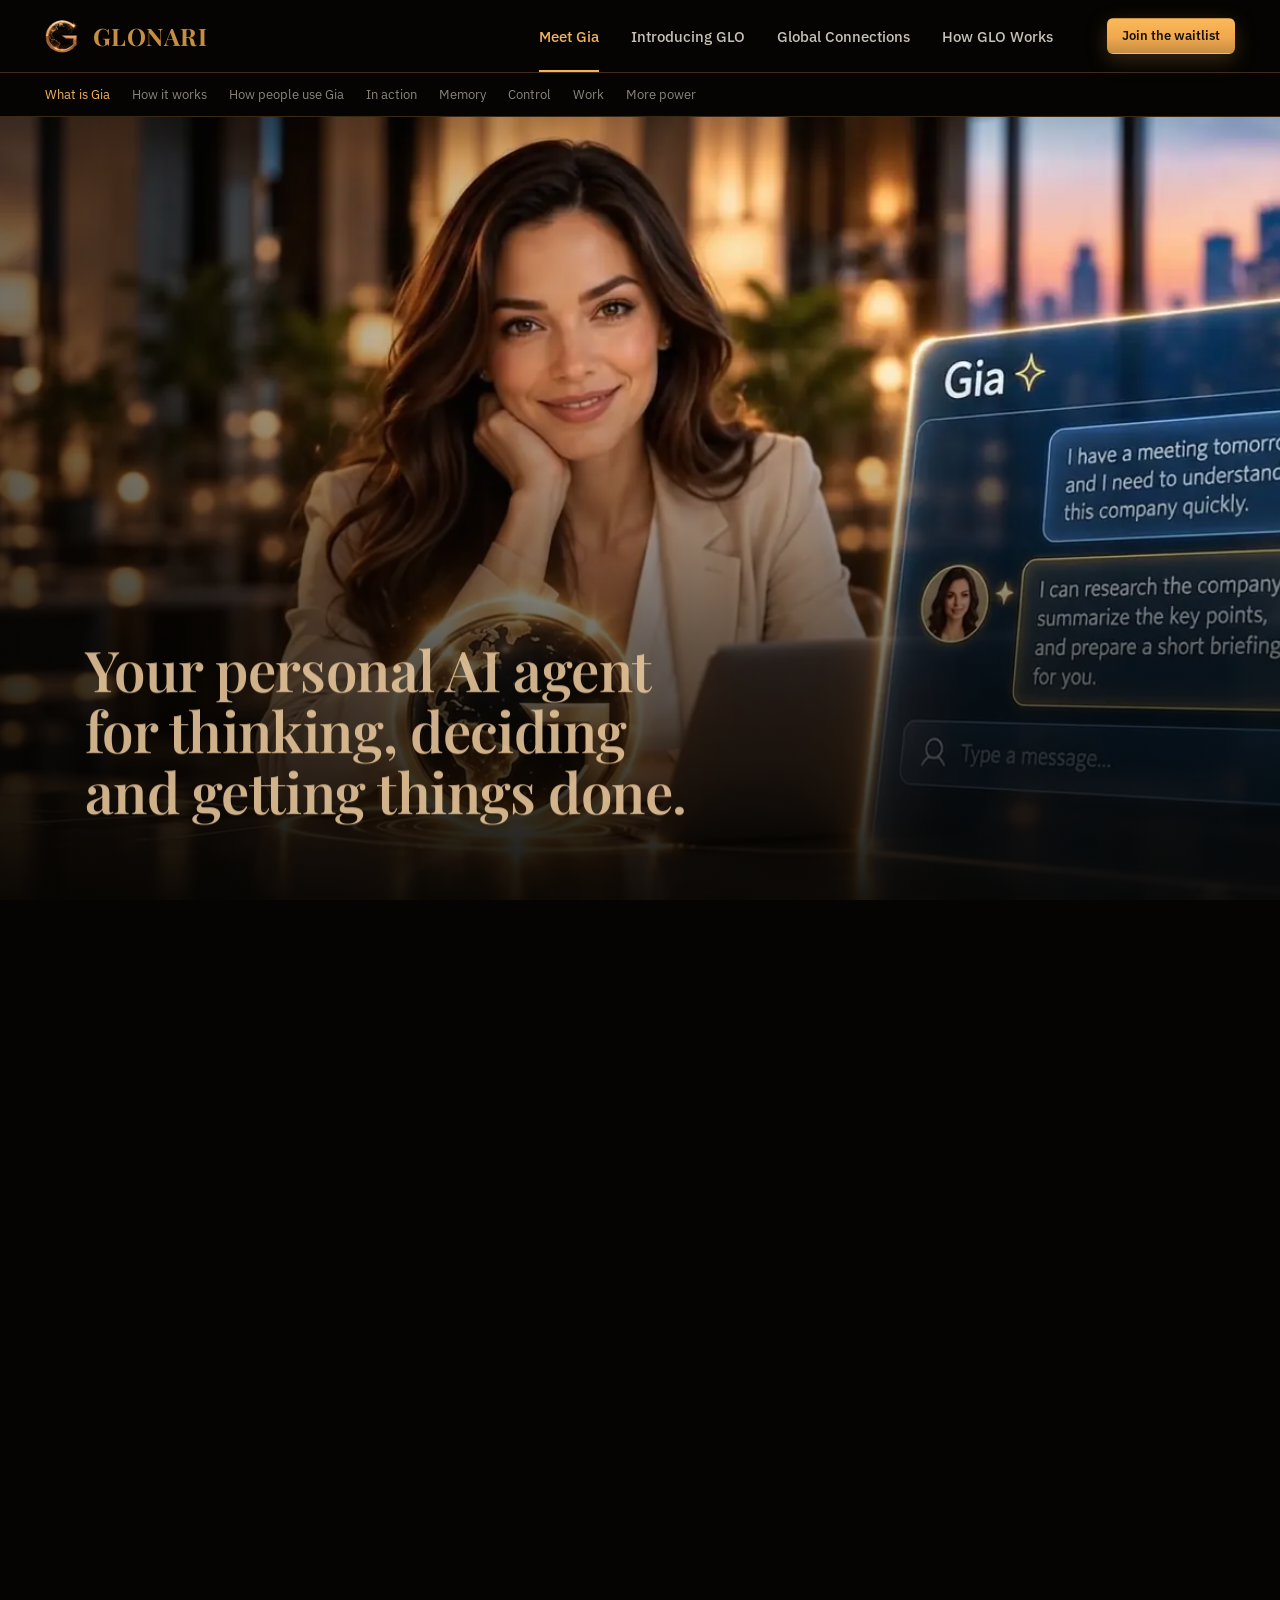
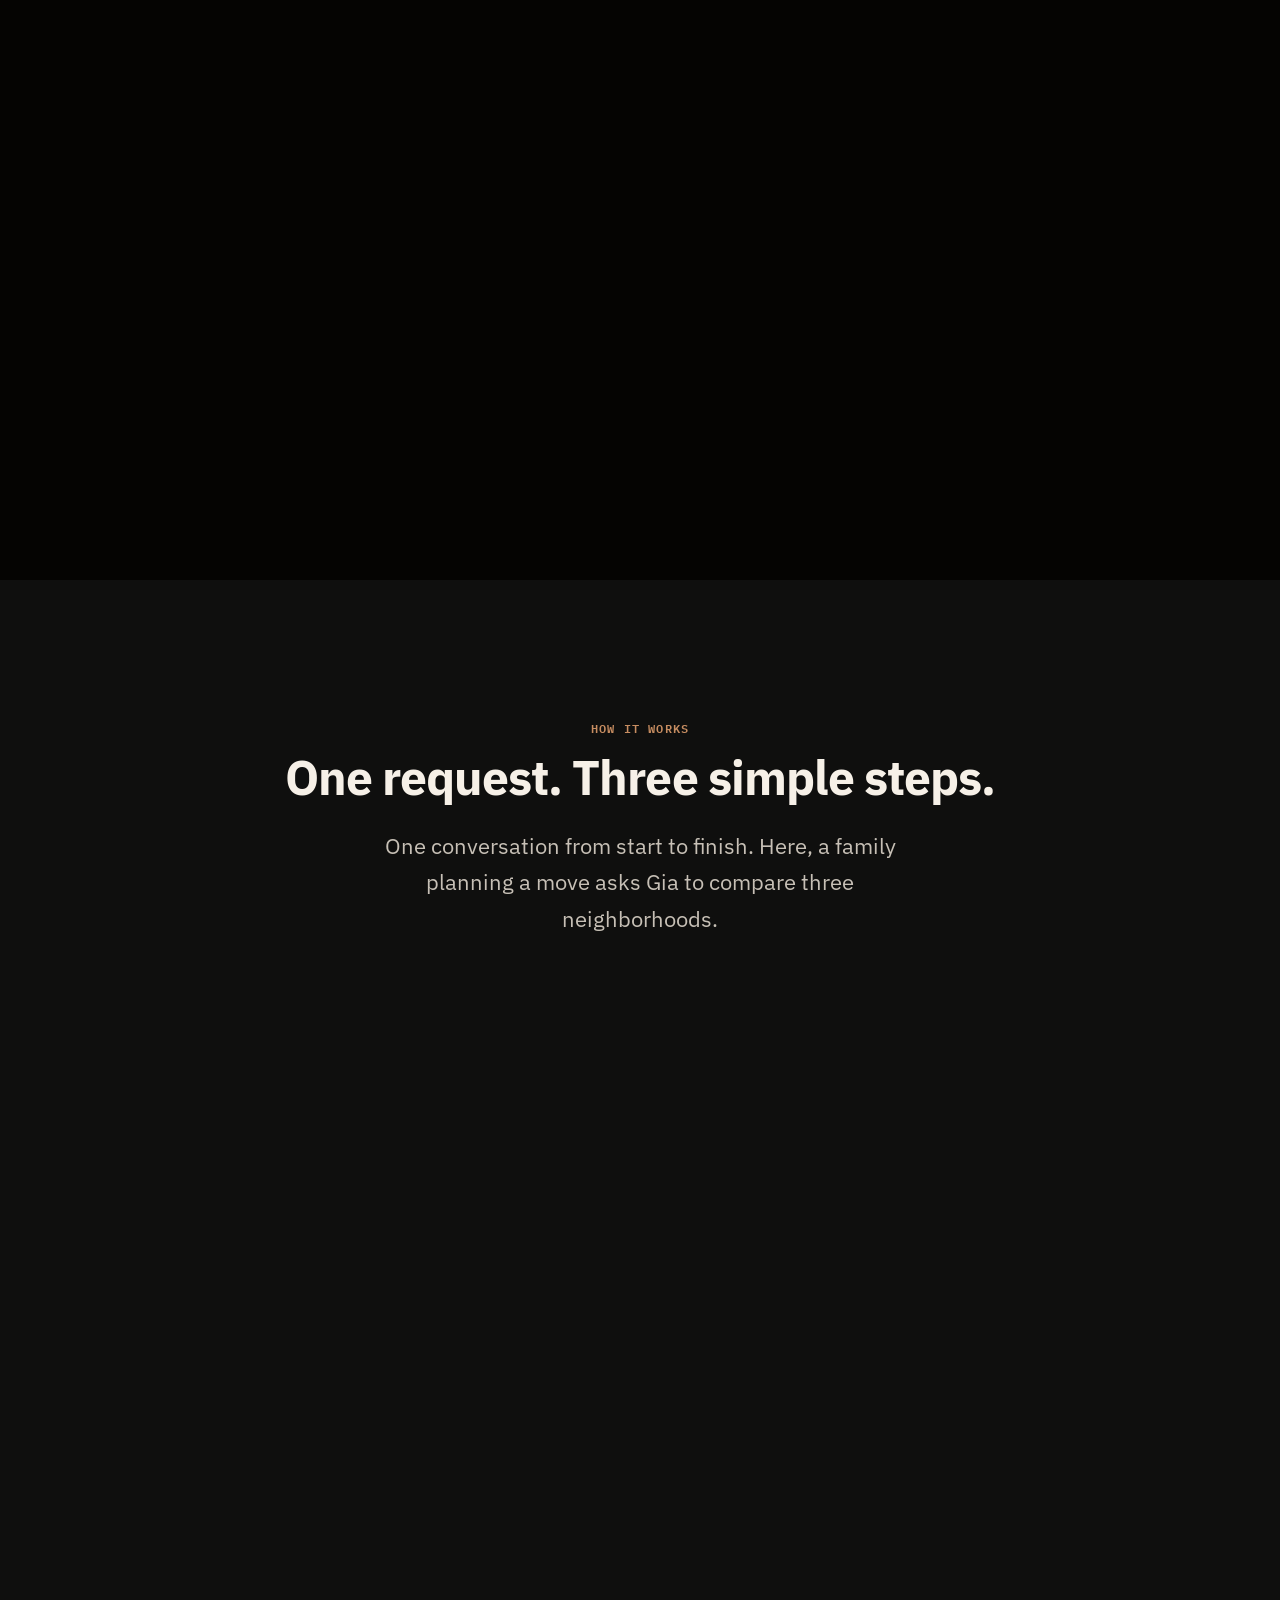
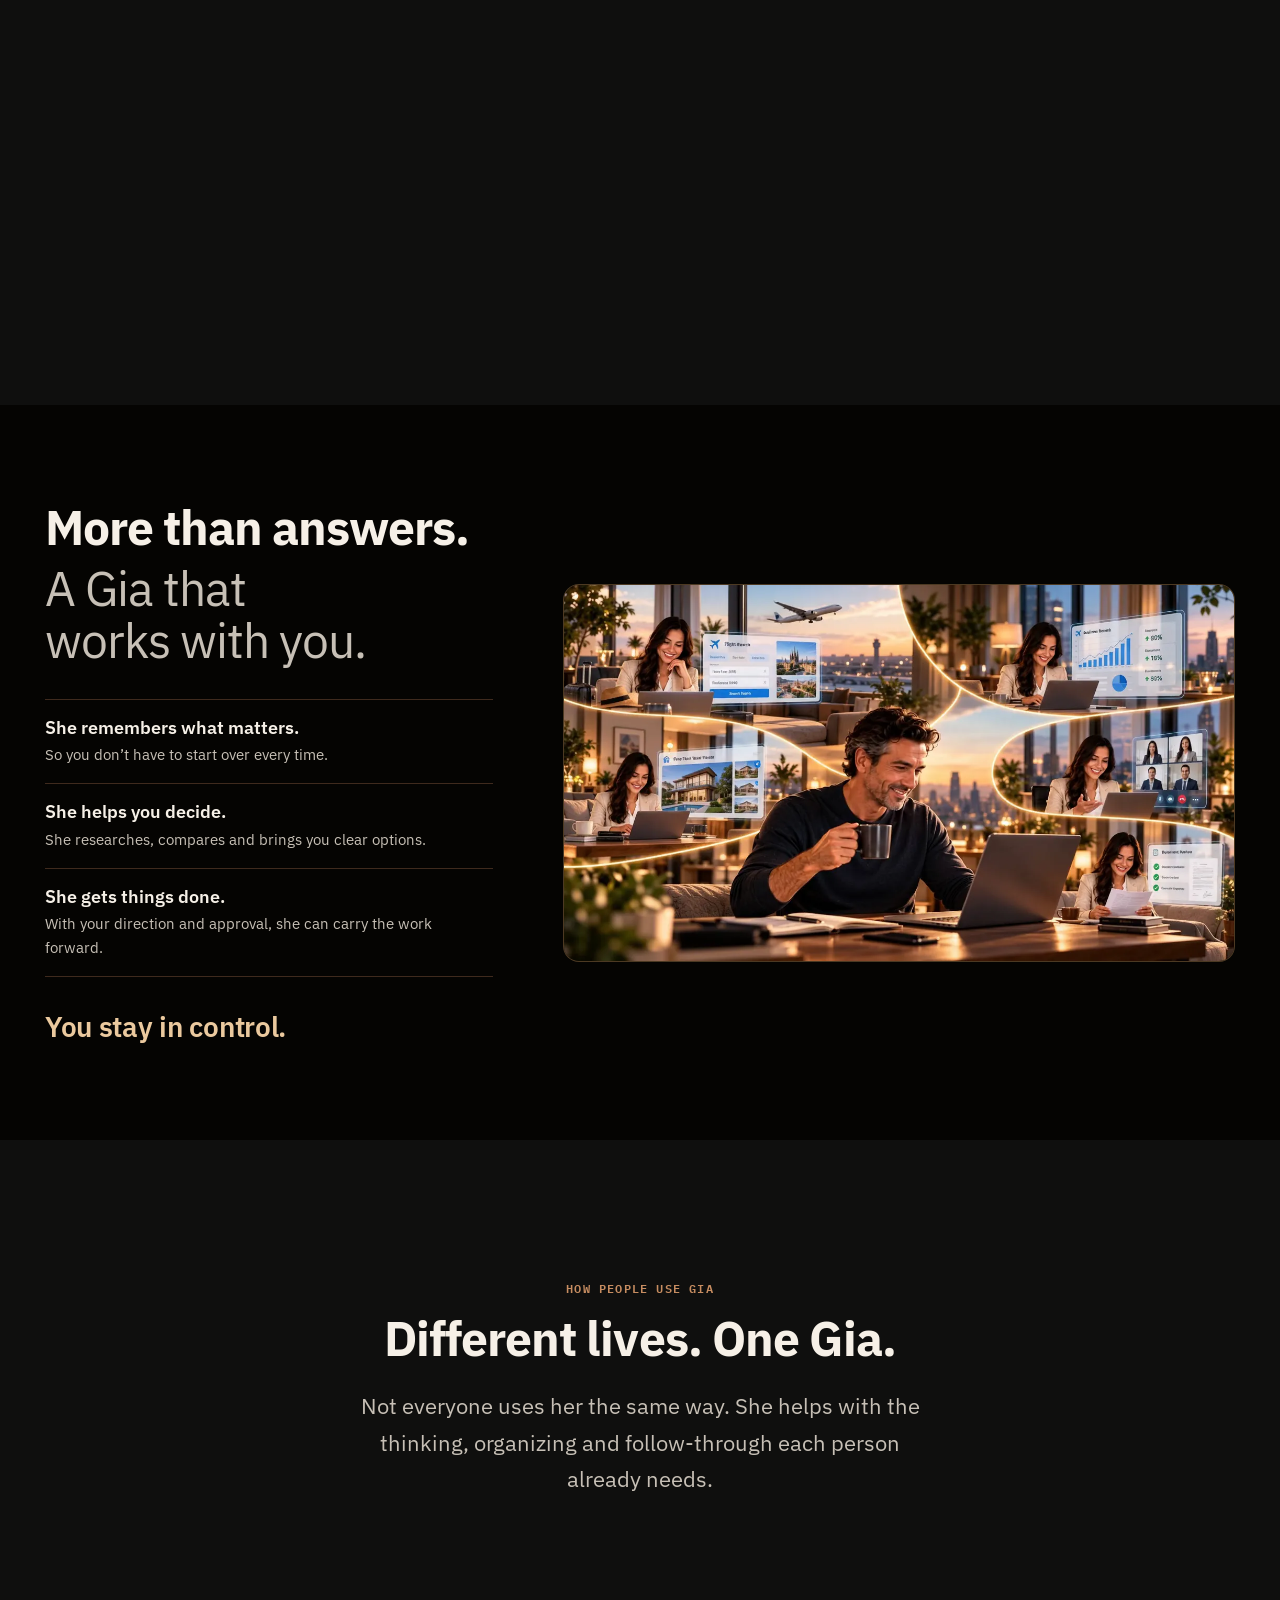
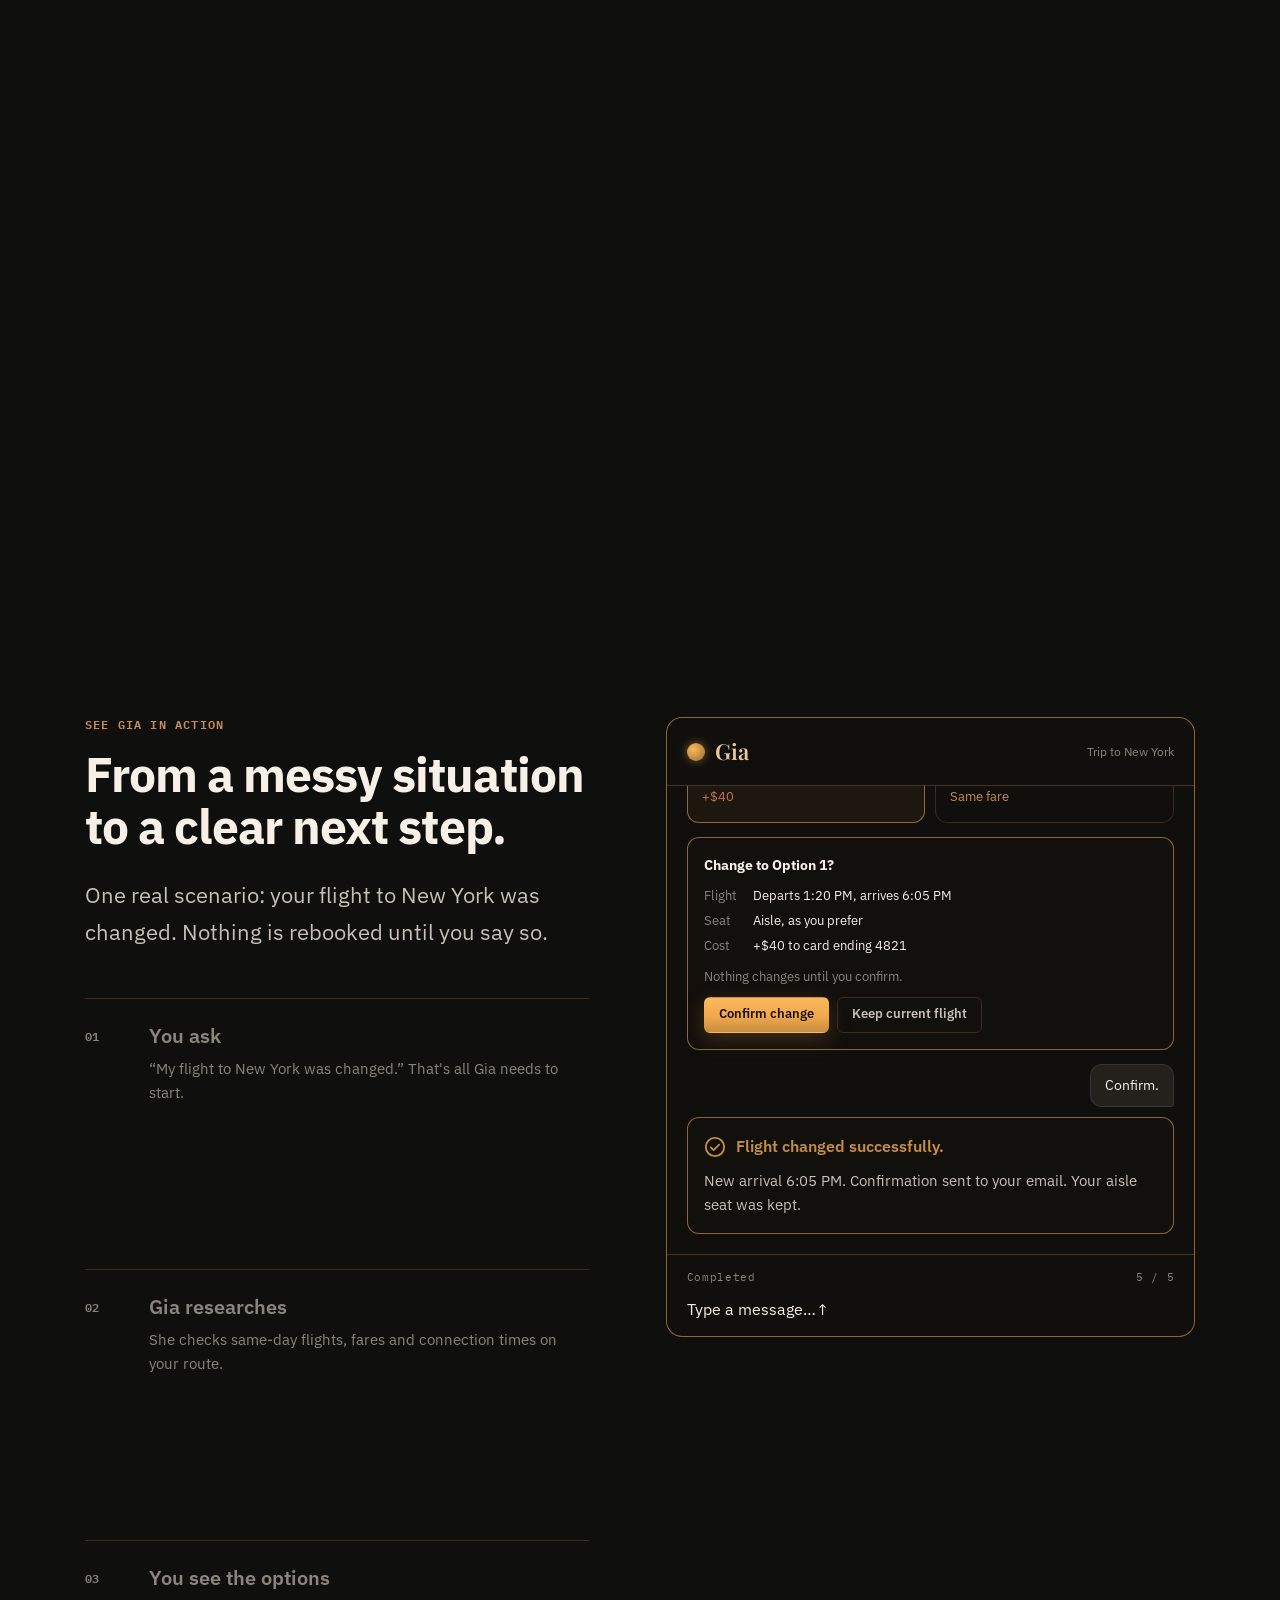
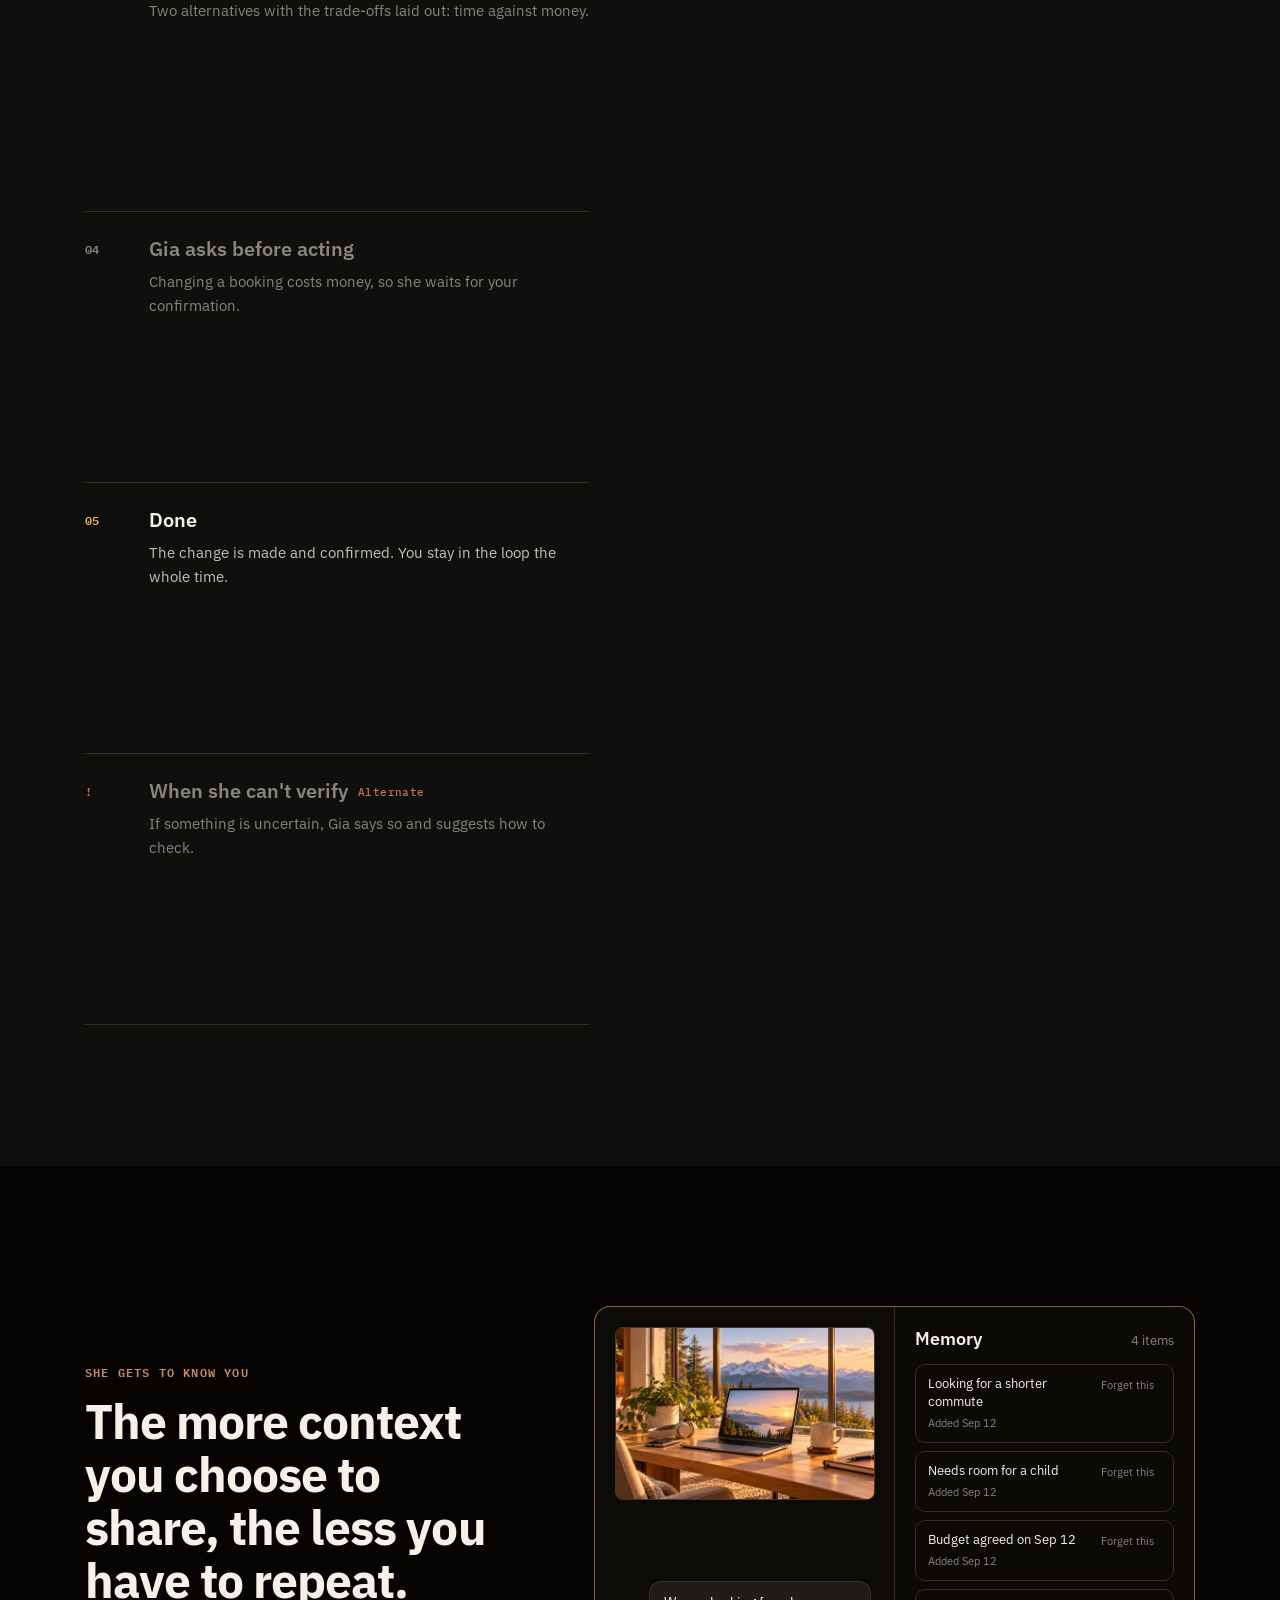
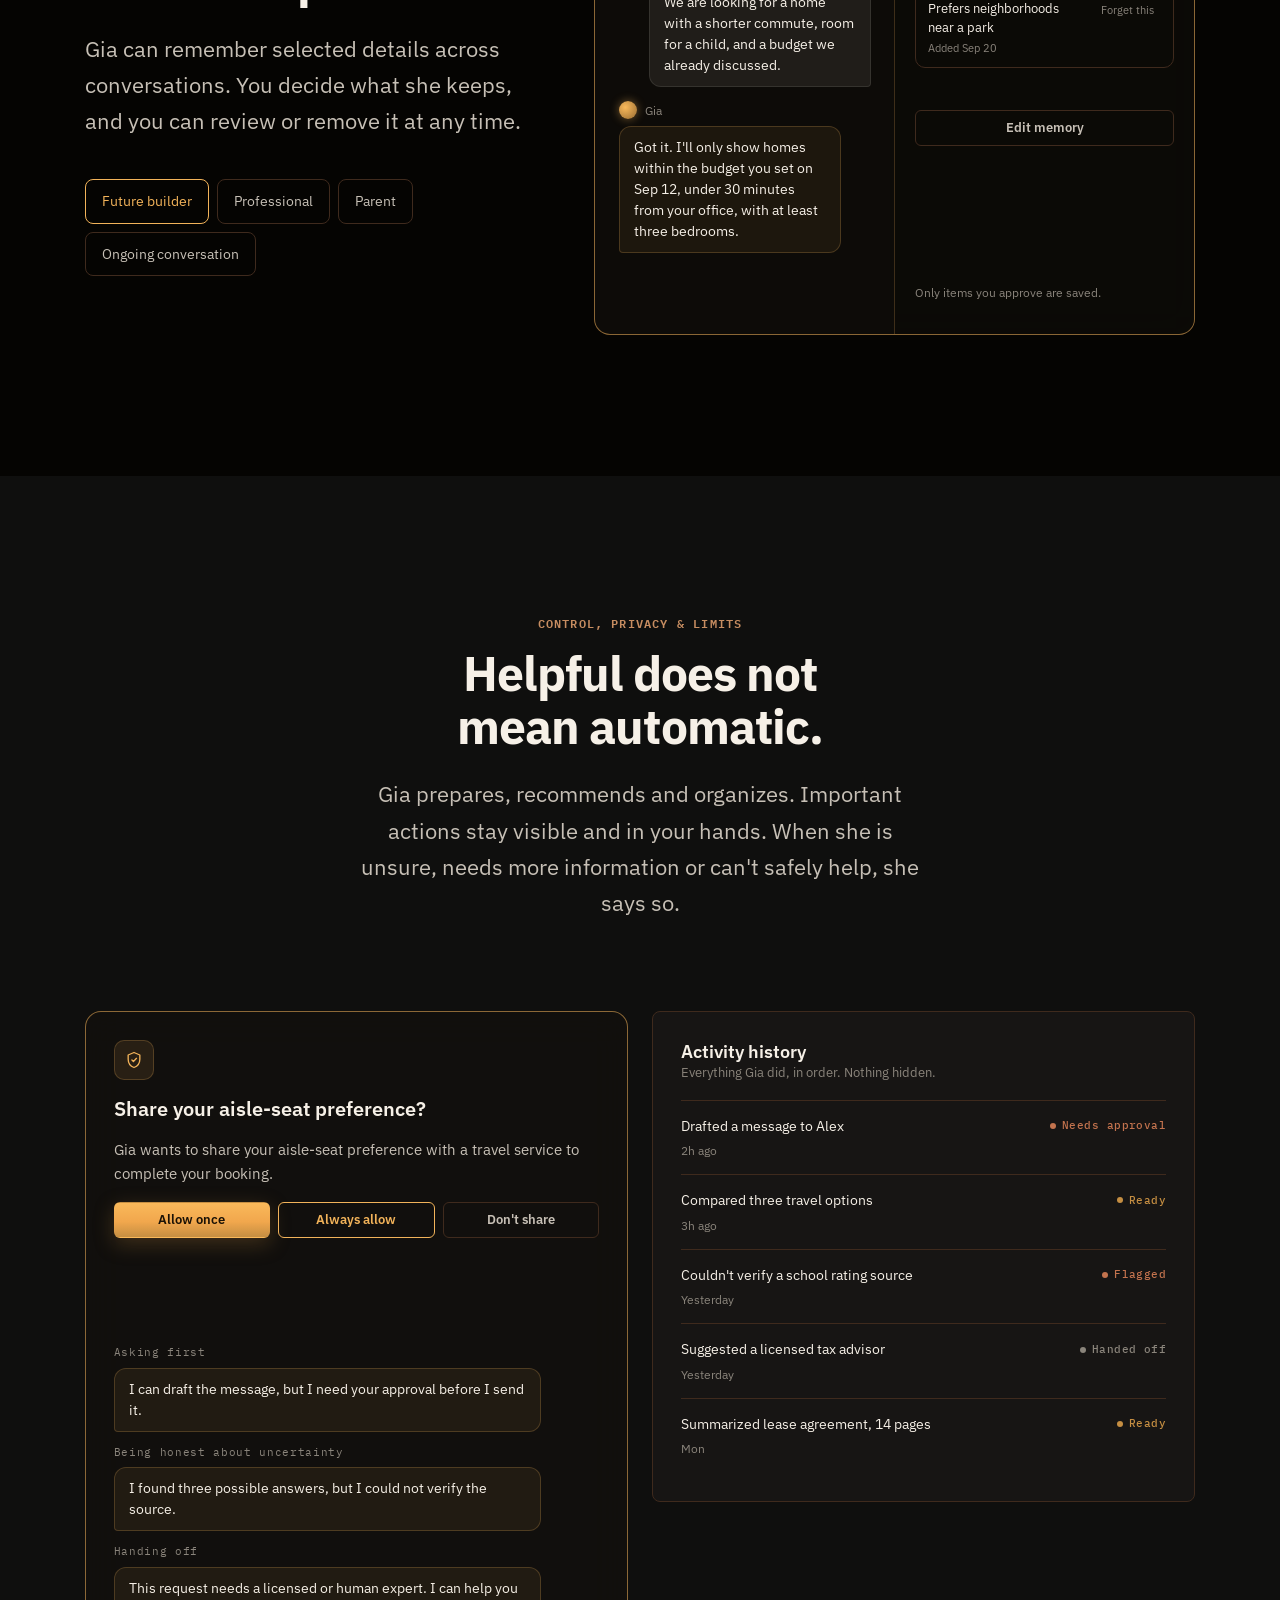
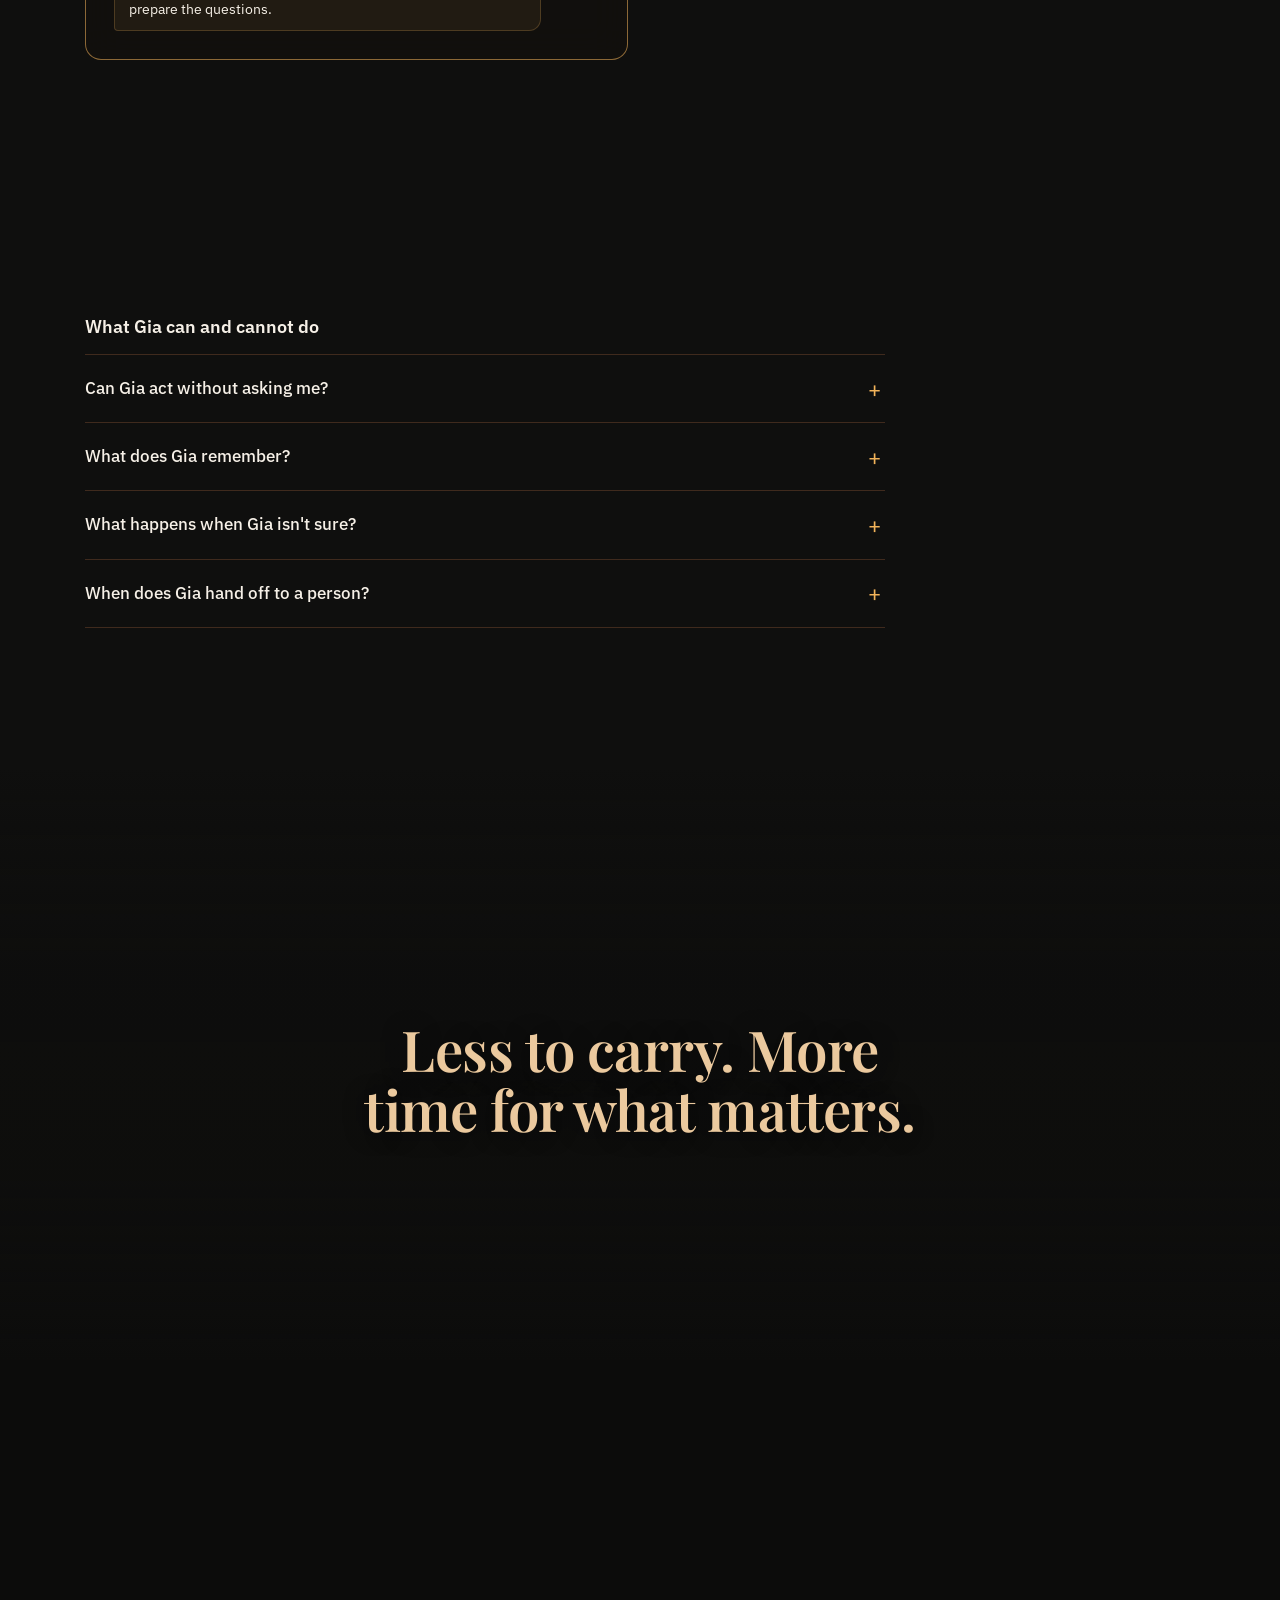
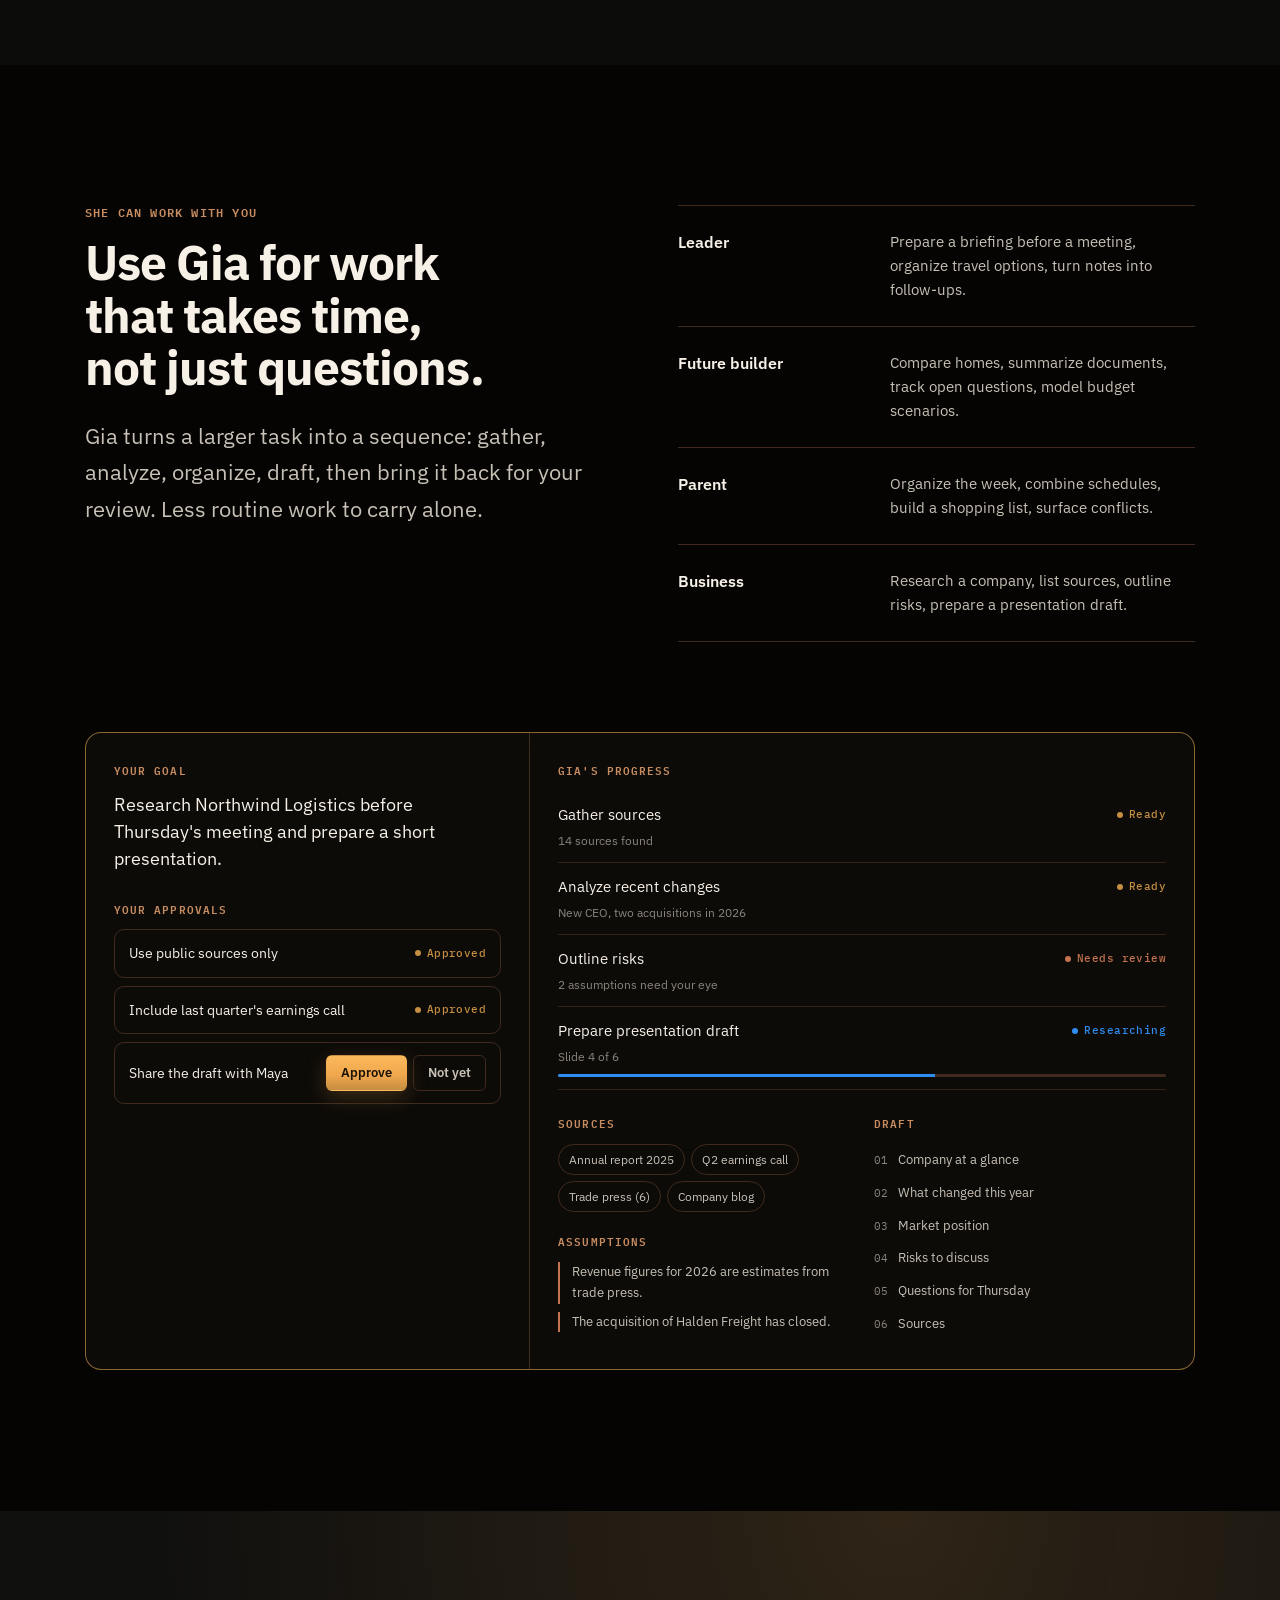
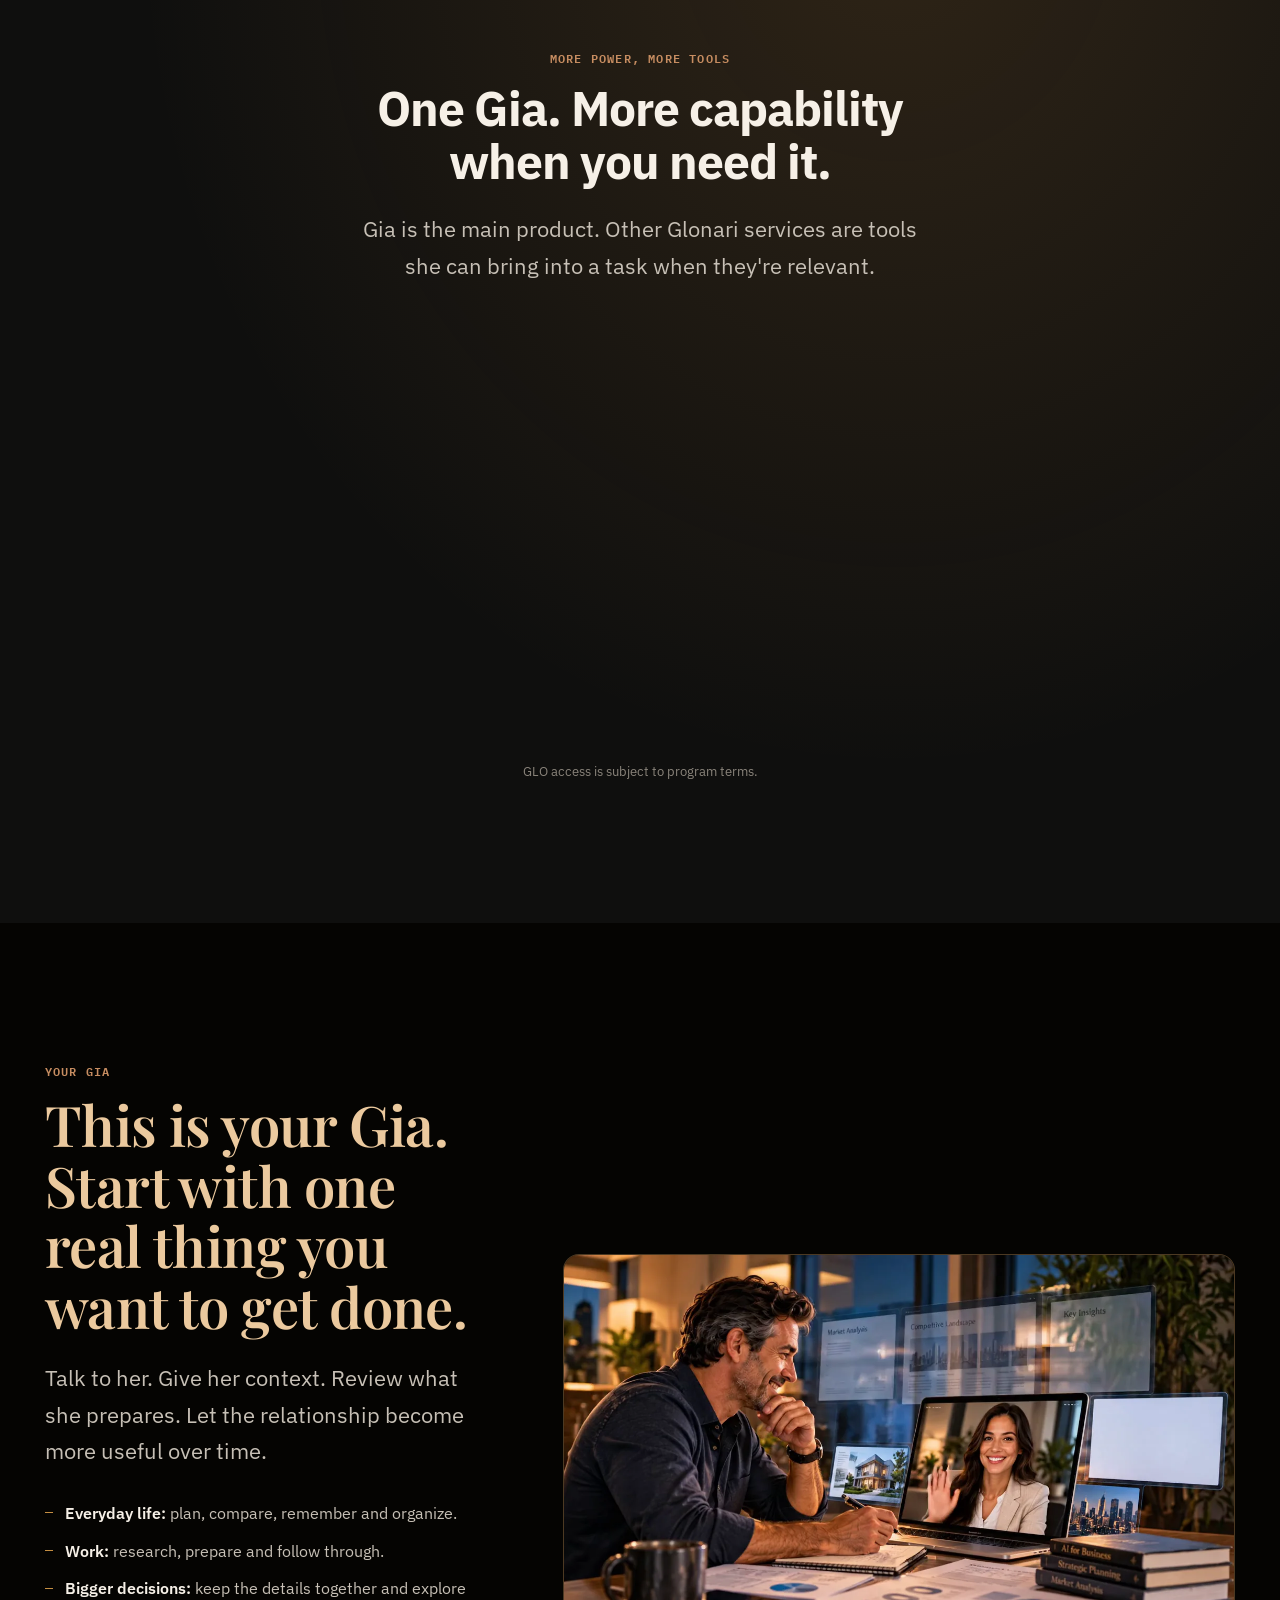
<file: index.html>
<!DOCTYPE html>
<html lang="en">
<head>
<meta charset="utf-8">
<meta name="viewport" content="width=device-width, initial-scale=1, viewport-fit=cover">
<title>Meet Gia</title>
<link rel="preconnect" href="https://fonts.googleapis.com">
<link rel="preconnect" href="https://fonts.gstatic.com" crossorigin>
<link href="https://fonts.googleapis.com/css2?family=IBM+Plex+Mono:wght@500;600&amp;family=IBM+Plex+Sans:wght@400;500;600;700&amp;family=Playfair+Display:wght@500;600;700&amp;display=swap" rel="stylesheet">
<link rel="icon" href="assets/logo/favicon-32.png" sizes="32x32" type="image/png">
<link rel="apple-touch-icon" href="assets/logo/favicon-180.png">
<link rel="stylesheet" href="css/tokens.css">
<link rel="stylesheet" href="css/base.css">
<link rel="stylesheet" href="css/components.css">
<link rel="stylesheet" href="css/shell.css">
<link rel="stylesheet" href="css/pages/meet-gia.css">
</head>
<body class="no-js" data-page="meet-gia">
<a class="sr-only" href="#main">Skip to content</a>

<!-- shell:header -->
<header class="site-header">
  <div class="site-header__row">
    <a class="brand" href="#what" aria-label="Glonari, back to top">
      <img class="brand__mark" src="assets/logo/glonari-mark.webp" width="192" height="192" alt="">
      <span class="brand__name">Glonari</span>
    </a>
    <nav class="site-nav" aria-label="Site">
        <a href="index.html" aria-current="page">Meet Gia</a>
        <a href="glo.html">Introducing GLO</a>
        <a href="global-connections.html">Global Connections</a>
        <a href="how-glo-works.html">How GLO Works</a>
    </nav>
    <a class="btn btn--primary btn--sm header-cta" href="#join">Join the waitlist</a>
    <button class="menu-toggle" type="button" aria-expanded="false" aria-controls="mobile-menu" aria-label="Open menu"><span></span></button>
  </div>
  <div class="subnav">
    <nav class="subnav__inner" aria-label="On this page">
        <a href="#what">What is Gia</a>
        <a href="#how">How it works</a>
        <a href="#people">How people use Gia</a>
        <a href="#in-action">In action</a>
        <a href="#memory">Memory</a>
        <a href="#control">Control</a>
        <a href="#work">Work</a>
        <a href="#more-power">More power</a>
    </nav>
  </div>
  <div class="progress" aria-hidden="true"></div>
</header>
<div class="mobile-menu" id="mobile-menu">
  <nav aria-label="Site">
    <ul class="mm">
      <li class="mm__page is-current"><a href="index.html" aria-current="page">Meet Gia</a>
        <ul class="mm__sections" aria-label="On this page">
          <li><a href="#what">What is Gia</a></li>
          <li><a href="#how">How it works</a></li>
          <li><a href="#people">How people use Gia</a></li>
          <li><a href="#in-action">In action</a></li>
          <li><a href="#memory">Memory</a></li>
          <li><a href="#control">Control</a></li>
          <li><a href="#work">Work</a></li>
          <li><a href="#more-power">More power</a></li>
        </ul>
      </li>
      <li class="mm__page"><a href="glo.html">Introducing GLO</a></li>
      <li class="mm__page"><a href="global-connections.html">Global Connections</a></li>
      <li class="mm__page"><a href="how-glo-works.html">How GLO Works</a></li>
    </ul>
  </nav>
  <a class="btn btn--primary" href="#join">Join the waitlist</a>
</div>
<!-- /shell:header -->

<main id="main">

<!-- 01 HERO -->
<section class="hero" id="what" aria-label="Meet Gia">
  <div class="hero__stage">
    <canvas class="hero__canvas" aria-hidden="true"></canvas>
    <div class="hero__scrim" aria-hidden="true"></div>
    <div class="hero__copy">
      <div class="container">
        <div class="hero__caps">
          <div class="cap cap--1"><h1>Your personal AI agent for thinking, deciding and getting things done.</h1></div>
          <div class="cap cap--2" aria-hidden="true"><p class="cap__display">Meet Gia.</p></div>
          <div class="cap cap--3" aria-hidden="true"><p class="cap__display">Ask. Explore. Compare. Decide.</p></div>
          <div class="cap cap--4">
            <p class="cap__display">Gia helps you move forward — while you stay in control.</p>
            <div class="btn-row btn-row--stack">
              <a class="btn btn--primary" href="#in-action">See Gia in action</a>
              <a class="btn btn--secondary" href="#join">Join the waitlist</a>
            </div>
          </div>
        </div>
      </div>
    </div>
    <div class="hero__hint" aria-hidden="true">Scroll</div>
    <div class="hero__loading" aria-hidden="true"></div>
  </div>
</section>

<!-- 02 HOW IT WORKS -->
<section class="section" id="how" aria-labelledby="how-title">
  <div class="container">
    <header class="head--center reveal">
      <p class="eyebrow">How it works</p>
      <h2 class="h2" id="how-title">One request. Three simple steps.</h2>
      <p class="lead">One conversation from start to finish. Here, a family planning a move asks Gia to compare three neighborhoods.</p>
    </header>

    <svg class="hiw__sprite" aria-hidden="true" focusable="false">
      <symbol id="hiw-i-text" viewBox="0 0 24 24"><path d="M4 5.5h16v10H9l-5 4z"/></symbol>
      <symbol id="hiw-i-voice" viewBox="0 0 24 24"><rect x="9" y="3" width="6" height="11" rx="3"/><path d="M5.5 11a6.5 6.5 0 0 0 13 0M12 17.5V21"/></symbol>
      <symbol id="hiw-i-video" viewBox="0 0 24 24"><rect x="3" y="6.5" width="12.5" height="11" rx="2"/><path d="M15.5 10.5 21 7.5v9l-5.5-3"/></symbol>
      <symbol id="hiw-i-car" viewBox="0 0 24 24"><path d="M5 16.5V12l1.8-4.6A2 2 0 0 1 8.7 6h6.6a2 2 0 0 1 1.9 1.4L19 12v4.5zM5 12h14M5 16.5V19h2.5v-2.5M16.5 16.5V19H19v-2.5"/><circle cx="8.5" cy="14" r=".6"/><circle cx="15.5" cy="14" r=".6"/></symbol>
      <symbol id="hiw-i-school" viewBox="0 0 24 24"><path d="M2.5 9.5 12 5l9.5 4.5L12 14zM6.5 11.5v4.5c3.5 2.7 7.5 2.7 11 0v-4.5M21.5 9.5v5"/></symbol>
      <symbol id="hiw-i-home" viewBox="0 0 24 24"><path d="M3.5 11 12 4l8.5 7M6 9v11h12V9M10 20v-5.5h4V20"/></symbol>
      <symbol id="hiw-i-leaf" viewBox="0 0 24 24"><path d="M5 19C5 10 10 5 20 4c-.5 10-5.5 15-14 15zM5 19l8-8"/></symbol>
      <symbol id="hiw-i-walk" viewBox="0 0 24 24"><circle cx="13" cy="4.5" r="1.8"/><path d="m10 21 2.5-6-2.5-3 1.2-4.5L8 9.5 6.5 13M12.5 15l3 6M11.2 7.5l2.6 3.3 3.2 1.2"/></symbol>
      <symbol id="hiw-i-user" viewBox="0 0 24 24"><circle cx="12" cy="9" r="3.6"/><path d="M5 20a7 7 0 0 1 14 0"/></symbol>
    </svg>

    <ol class="hiw gap-major" data-hiw>
      <li class="hiw__card hiw__card--ask glass">
        <header class="hiw__head hiw__in">
          <span class="hiw__num">01</span>
          <h3 class="hiw__title">Tell Gia what you need</h3>
          <p class="hiw__sub">In text, voice or video.</p>
        </header>
        <div class="hiw__chat" aria-label="Example: the request">
          <div class="hiw__modes hiw__in" aria-hidden="true">
            <span class="hiw__mode is-on"><svg><use href="#hiw-i-text"/></svg>Text</span>
            <span class="hiw__mode"><svg><use href="#hiw-i-voice"/></svg>Voice</span>
            <span class="hiw__mode"><svg><use href="#hiw-i-video"/></svg>Video</span>
          </div>
          <div class="hiw__msgs">
            <p class="hiw__msg hiw__msg--user hiw__in"><span class="hiw__bubble">Help me compare three neighborhoods for our move.</span><span class="hiw__avatar hiw__avatar--user" aria-hidden="true"><svg><use href="#hiw-i-user"/></svg></span></p>
            <p class="hiw__msg hiw__msg--gia hiw__in"><img class="hiw__avatar hiw__avatar--gia" src="assets/images/gia.webp" width="400" height="400" loading="lazy" decoding="async" alt=""><span class="hiw__bubble"><span class="sr-only">Gia: </span>I’ll compare commute, schools, housing costs, and lifestyle.</span></p>
            <span class="hiw__typing hiw__in" aria-hidden="true"><i></i><i></i><i></i></span>
          </div>
          <div class="hiw__input hiw__in" aria-hidden="true"><span class="hiw__plus">+</span><span class="hiw__ph">Type a message…</span><span class="hiw__send">↑</span></div>
        </div>
      </li>

      <li class="hiw__card hiw__card--research glass">
        <header class="hiw__head hiw__in">
          <span class="hiw__num">02</span>
          <h3 class="hiw__title">Gia researches and organizes</h3>
          <p class="hiw__sub">She gathers what matters and prepares useful options.</p>
        </header>
        <div class="hiw__research" aria-label="Example: Gia researching">
          <ul class="hiw__tasks">
            <li class="hiw__in"><svg class="hiw__icon" aria-hidden="true"><use href="#hiw-i-car"/></svg>Commute to downtown <span class="status status--ready">Done</span></li>
            <li class="hiw__in"><svg class="hiw__icon" aria-hidden="true"><use href="#hiw-i-school"/></svg>Schools nearby <span class="status status--ready">Done</span></li>
            <li class="hiw__in"><svg class="hiw__icon" aria-hidden="true"><use href="#hiw-i-home"/></svg>Housing costs <span class="status status--ready">Done</span></li>
            <li class="hiw__in"><svg class="hiw__icon" aria-hidden="true"><use href="#hiw-i-leaf"/></svg>Parks, cafés, lifestyle <span class="status status--working hiw__working"><span class="sr-only">Researching</span><i aria-hidden="true"></i><i aria-hidden="true"></i><i aria-hidden="true"></i></span></li>
          </ul>
          <ul class="hiw__thumbs">
            <li class="hiw__thumb hiw__in"><picture><source type="image/webp" srcset="assets/images/hiw-riverside-800.webp"><img src="assets/images/hiw-riverside-800.jpg" width="800" height="454" loading="lazy" decoding="async" style="object-position: 40% 50%" alt="Riverside: city towers above a river at sunset"></picture><span>Riverside</span></li>
            <li class="hiw__thumb hiw__in"><picture><source type="image/webp" srcset="assets/images/hiw-maple-heights-800.webp"><img src="assets/images/hiw-maple-heights-800.jpg" width="800" height="436" loading="lazy" decoding="async" style="object-position: 62% 50%" alt="Maple Heights: brick and shingle houses on a tree-lined street"></picture><span>Maple Heights</span></li>
            <li class="hiw__thumb hiw__in"><picture><source type="image/webp" srcset="assets/images/hiw-old-town-800.webp"><img src="assets/images/hiw-old-town-800.jpg" width="800" height="534" loading="lazy" decoding="async" style="object-position: 58% 40%" alt="Old Town: a cobbled lane of stone houses with a clock tower"></picture><span>Old Town</span></li>
          </ul>
        </div>
      </li>

      <li class="hiw__card hiw__card--decide glass">
        <header class="hiw__head hiw__in">
          <span class="hiw__num">03</span>
          <h3 class="hiw__title">You review and decide</h3>
          <p class="hiw__sub">Approve, ask why, or change direction. You choose what happens next.</p>
        </header>
        <div class="hiw__review" aria-label="Example: comparison for review">
          <ul class="hiw__hoods">
            <li class="hood hiw__in">
              <h4 class="hood__name">Riverside</h4>
              <dl class="hood__facts">
                <div><dt><svg aria-hidden="true"><use href="#hiw-i-car"/></svg><span class="sr-only">Commute</span></dt><dd>32 min</dd></div>
                <div><dt><svg aria-hidden="true"><use href="#hiw-i-school"/></svg><span class="sr-only">Schools</span></dt><dd>8.6</dd></div>
                <div><dt><svg aria-hidden="true"><use href="#hiw-i-home"/></svg><span class="sr-only">Avg. rent</span></dt><dd>$2,450</dd></div>
                <div><dt><svg aria-hidden="true"><use href="#hiw-i-walk"/></svg><span class="sr-only">Walkability</span></dt><dd>High</dd></div>
              </dl>
            </li>
            <li class="hood hood--best hiw__in">
              <h4 class="hood__name">Maple Heights</h4>
              <dl class="hood__facts">
                <div><dt><svg aria-hidden="true"><use href="#hiw-i-car"/></svg><span class="sr-only">Commute</span></dt><dd>24 min</dd></div>
                <div><dt><svg aria-hidden="true"><use href="#hiw-i-school"/></svg><span class="sr-only">Schools</span></dt><dd>7.9</dd></div>
                <div><dt><svg aria-hidden="true"><use href="#hiw-i-home"/></svg><span class="sr-only">Avg. rent</span></dt><dd>$2,780</dd></div>
                <div><dt><svg aria-hidden="true"><use href="#hiw-i-walk"/></svg><span class="sr-only">Walkability</span></dt><dd>Medium</dd></div>
              </dl>
            </li>
            <li class="hood hiw__in">
              <h4 class="hood__name">Old Town</h4>
              <dl class="hood__facts">
                <div><dt><svg aria-hidden="true"><use href="#hiw-i-car"/></svg><span class="sr-only">Commute</span></dt><dd>41 min</dd></div>
                <div><dt><svg aria-hidden="true"><use href="#hiw-i-school"/></svg><span class="sr-only">Schools</span></dt><dd>7.2</dd></div>
                <div><dt><svg aria-hidden="true"><use href="#hiw-i-home"/></svg><span class="sr-only">Avg. rent</span></dt><dd>$2,190</dd></div>
                <div><dt><svg aria-hidden="true"><use href="#hiw-i-walk"/></svg><span class="sr-only">Walkability</span></dt><dd>Very high</dd></div>
              </dl>
            </li>
          </ul>
          <div class="btn-row hiw__actions hiw__in">
            <span class="btn btn--primary btn--sm">Approve shortlist <span aria-hidden="true">→</span></span>
            <span class="btn btn--secondary btn--sm">Ask Gia why</span>
          </div>
        </div>
      </li>
    </ol>
  </div>
</section>

<!-- 02b A GIA THAT WORKS WITH YOU (breather) -->
<section class="section section--compact section--deep" id="with-you" data-nav="how" aria-labelledby="with-you-title">
  <div class="container breather">
    <div class="breather__text reveal">
      <h2 class="h2" id="with-you-title">More than answers.<span class="breather__sub">A Gia that works with you.</span></h2>
      <ul class="pillars">
        <li><h3 class="h4">She remembers what matters.</h3><p class="small">So you don’t have to start over every time.</p></li>
        <li><h3 class="h4">She helps you decide.</h3><p class="small">She researches, compares and brings you clear options.</p></li>
        <li><h3 class="h4">She gets things done.</h3><p class="small">With your direction and approval, she can carry the work forward.</p></li>
      </ul>
      <p class="breather__close">You stay in control.</p>
    </div>
    <figure class="breather__media media-frame" style="--ratio: 16 / 9">
      <div class="media-frame__box" data-parallax>
        <video class="breather__video" src="assets/video/works-with-you.mp4" poster="assets/images/works-with-you-start.webp" data-end-poster="assets/images/works-with-you-end.webp" width="1280" height="720" muted playsinline preload="auto" aria-hidden="true"></video>
      </div>
    </figure>
  </div>
</section>

<!-- 03 HOW PEOPLE USE GIA -->
<section class="section" id="people" aria-labelledby="people-title">
  <div class="container">
    <header class="head--center reveal">
      <p class="eyebrow">How people use Gia</p>
      <h2 class="h2" id="people-title">Different lives. One Gia.</h2>
      <p class="lead">Not everyone uses her the same way. She helps with the thinking, organizing and follow-through each person already needs.</p>
    </header>

    <div class="personas gap-major" data-stagger>
      <figure class="persona">
        <div class="media-frame__box persona__frame" data-parallax>
          <img class="persona__img" src="assets/images/busy-professional.webp" width="1200" height="675" loading="lazy" decoding="async" style="object-position: 38% 50%" alt="A man at an outdoor table at sunset checks his phone, with Gia's executive summary open on his laptop">
        </div>
        <figcaption class="persona__body">
          <h3 class="h4">The busy professional</h3>
          <p class="persona__tag">Too much to manage. Not enough time.</p>
          <p class="small">Gia can prepare briefings, organize travel, research companies, keep track of open questions and turn notes into clear next steps.</p>
        </figcaption>
      </figure>
      <figure class="persona">
        <div class="media-frame__box persona__frame" data-parallax>
          <img class="persona__img" src="assets/images/couple-comparing-homes.webp" width="1200" height="675" loading="lazy" decoding="async" style="object-position: 55% 50%" alt="A couple at home in the evening compares house listings with Gia on a tablet, brochures and a floor plan on the table">
        </div>
        <figcaption class="persona__body">
          <h3 class="h4">The future builder</h3>
          <p class="persona__tag">Buying a home. Moving. Investing. Planning what comes next.</p>
          <p class="small">Gia can gather information, compare options, summarize complex documents, remember decisions and help model scenarios without losing the thread.</p>
        </figcaption>
      </figure>
      <figure class="persona">
        <div class="media-frame__box persona__frame" data-parallax>
          <img class="persona__img" src="assets/images/quiet-moment.webp" width="1200" height="900" loading="lazy" decoding="async" style="object-position: 50% 45%" alt="A woman relaxing on her sofa talks with Gia on a tablet about ideas from her notebook">
        </div>
        <figcaption class="persona__body">
          <h3 class="h4">The thinker &amp; explorer</h3>
          <p class="persona__tag">Not another search result. A conversation that remembers where you left off.</p>
          <p class="small">Think through an idea, brainstorm, plan leisure time or explore possibilities without starting from zero.</p>
        </figcaption>
      </figure>
    </div>
  </div>
</section>

<!-- 04 SEE GIA IN ACTION -->
<section class="section" id="in-action" aria-labelledby="action-title">
  <div class="container">
    <div class="action">
      <div class="action__list">
        <header class="reveal">
          <p class="eyebrow">See Gia in action</p>
          <h2 class="h2" id="action-title">From a messy situation to a clear next step.</h2>
          <p class="lead">One real scenario: your flight to New York was changed. Nothing is rebooked until you say so.</p>
        </header>
        <ol class="action__rows" id="action-rows">
          <li class="arow is-active"><button type="button" data-state="0"><span class="arow__mark">01</span><span class="arow__title">You ask</span><span class="arow__desc">“My flight to New York was changed.” That's all Gia needs to start.</span></button></li>
          <li class="arow"><button type="button" data-state="1"><span class="arow__mark">02</span><span class="arow__title">Gia researches</span><span class="arow__desc">She checks same-day flights, fares and connection times on your route.</span></button></li>
          <li class="arow"><button type="button" data-state="2"><span class="arow__mark">03</span><span class="arow__title">You see the options</span><span class="arow__desc">Two alternatives with the trade-offs laid out: time against money.</span></button></li>
          <li class="arow"><button type="button" data-state="3"><span class="arow__mark">04</span><span class="arow__title">Gia asks before acting</span><span class="arow__desc">Changing a booking costs money, so she waits for your confirmation.</span></button></li>
          <li class="arow"><button type="button" data-state="4"><span class="arow__mark">05</span><span class="arow__title">Done</span><span class="arow__desc">The change is made and confirmed. You stay in the loop the whole time.</span></button></li>
          <li class="arow arow--alt"><button type="button" data-state="5"><span class="arow__mark">!</span><span class="arow__title">When she can't verify</span><span class="arow__desc">If something is uncertain, Gia says so and suggests how to check.</span></button></li>
        </ol>
      </div>
      <div class="action__panel">
        <div class="glass phone is-active" role="region" aria-label="Gia conversation example" aria-live="polite">
          <div class="phone__head"><span class="gia-dot"></span><span class="phone__title">Gia</span><span class="phone__sub">Trip to New York</span></div>
          <div class="phone__body" id="phone-body"></div>
          <div class="phone__foot">
            <div class="phone__state"><span id="phone-state">Request</span><span id="phone-count">1 / 5</span></div>
            <div class="mock__input" aria-hidden="true"><span>Type a message…</span><span>↑</span></div>
          </div>
        </div>
      </div>
    </div>
  </div>
</section>

<!-- 05 MEMORY -->
<section class="section section--deep" id="memory" aria-labelledby="memory-title">
  <div class="container split split--mem">
    <div>
      <header class="reveal">
        <p class="eyebrow">She gets to know you</p>
        <h2 class="h2" id="memory-title">The more context you choose to share, the less you have to repeat.</h2>
        <p class="lead">Gia can remember selected details across conversations. You decide what she keeps, and you can review or remove it at any time.</p>
      </header>
      <div class="tabs" role="tablist" aria-label="Memory examples">
        <button class="tab" role="tab" aria-selected="true" aria-controls="mem-panel" data-mem="builder">Future builder</button>
        <button class="tab" role="tab" aria-selected="false" aria-controls="mem-panel" data-mem="pro" tabindex="-1">Professional</button>
        <button class="tab" role="tab" aria-selected="false" aria-controls="mem-panel" data-mem="parent" tabindex="-1">Parent</button>
        <button class="tab" role="tab" aria-selected="false" aria-controls="mem-panel" data-mem="talk" tabindex="-1">Ongoing conversation</button>
      </div>
    </div>
    <div class="glass mem is-active" id="mem-panel" role="tabpanel">
      <div class="mem__main">
        <div class="mem__photo" aria-hidden="true">
          <picture class="is-shown" data-mem-photo="builder"><source type="image/webp" srcset="assets/images/mem-builder-800.webp 800w, assets/images/mem-builder-1600.webp 1600w" sizes="(max-width: 560px) calc(100vw - 96px), (max-width: 960px) 41vw, 260px"><img src="assets/images/mem-builder-800.jpg" srcset="assets/images/mem-builder-800.jpg 800w, assets/images/mem-builder-1600.jpg 1600w" sizes="(max-width: 560px) calc(100vw - 96px), (max-width: 960px) 41vw, 260px" width="1600" height="724" loading="lazy" decoding="async" alt=""></picture>
          <picture data-mem-photo="pro"><source type="image/webp" srcset="assets/images/mem-pro-800.webp 800w, assets/images/mem-pro-1600.webp 1600w" sizes="(max-width: 560px) calc(100vw - 96px), (max-width: 960px) 41vw, 260px"><img src="assets/images/mem-pro-800.jpg" srcset="assets/images/mem-pro-800.jpg 800w, assets/images/mem-pro-1600.jpg 1600w" sizes="(max-width: 560px) calc(100vw - 96px), (max-width: 960px) 41vw, 260px" width="1600" height="724" loading="lazy" decoding="async" alt=""></picture>
          <picture data-mem-photo="parent"><source type="image/webp" srcset="assets/images/mem-parent-800.webp 800w, assets/images/mem-parent-1600.webp 1600w" sizes="(max-width: 560px) calc(100vw - 96px), (max-width: 960px) 41vw, 260px"><img src="assets/images/mem-parent-800.jpg" srcset="assets/images/mem-parent-800.jpg 800w, assets/images/mem-parent-1600.jpg 1600w" sizes="(max-width: 560px) calc(100vw - 96px), (max-width: 960px) 41vw, 260px" width="1600" height="724" loading="lazy" decoding="async" alt=""></picture>
          <picture data-mem-photo="talk"><source type="image/webp" srcset="assets/images/mem-talk-800.webp 800w, assets/images/mem-talk-1600.webp 1600w" sizes="(max-width: 560px) calc(100vw - 96px), (max-width: 960px) 41vw, 260px"><img src="assets/images/mem-talk-800.jpg" srcset="assets/images/mem-talk-800.jpg 800w, assets/images/mem-talk-1600.jpg 1600w" sizes="(max-width: 560px) calc(100vw - 96px), (max-width: 960px) 41vw, 260px" width="1600" height="724" loading="lazy" decoding="async" alt=""></picture>
        </div>
        <div class="mem__chat" id="mem-chat"></div>
      </div>
      <aside class="mem__side" aria-label="Memory">
        <div class="mem__head"><span class="h4">Memory</span><span class="caption" id="mem-count"></span></div>
        <ul class="mem__list" id="mem-list"></ul>
        <div class="mem__toast" id="mem-toast" aria-live="polite"></div>
        <button class="btn btn--ghost btn--sm" type="button" id="mem-edit">Edit memory</button>
        <p class="mem__note">Only items you approve are saved.</p>
      </aside>
    </div>
  </div>
</section>

<!-- 06 CONTROL, PRIVACY & LIMITS -->
<section class="section" id="control" aria-labelledby="control-title">
  <div class="container">
    <header class="head--center reveal">
      <p class="eyebrow">Control, privacy &amp; limits</p>
      <h2 class="h2" id="control-title">Helpful does not mean automatic.</h2>
      <p class="lead">Gia prepares, recommends and organizes. Important actions stay visible and in your hands. When she is unsure, needs more information or can't safely help, she says so.</p>
    </header>

    <div class="control gap-major">
      <div class="glass perm is-active" aria-labelledby="perm-q">
        <div class="perm__icon" aria-hidden="true">
          <svg width="20" height="20" viewBox="0 0 24 24" fill="none" stroke="#F2B35A" stroke-width="1.6" stroke-linecap="round" stroke-linejoin="round"><path d="M12 3l7 3v5c0 4.5-3 8.5-7 10-4-1.5-7-5.5-7-10V6l7-3z"/><path d="M9.5 12l1.8 1.8L15 10"/></svg>
        </div>
        <p class="perm__q" id="perm-q">Share your aisle-seat preference?</p>
        <p class="small">Gia wants to share your aisle-seat preference with a travel service to complete your booking.</p>
        <div class="perm__choices" id="perm-choices">
          <button class="btn btn--primary btn--sm" type="button" data-perm="Allow once">Allow once</button>
          <button class="btn btn--secondary btn--sm" type="button" data-perm="Always allow">Always allow</button>
          <button class="btn btn--ghost btn--sm" type="button" data-perm="Don't share">Don't share</button>
        </div>
        <p class="perm__result" id="perm-result" aria-live="polite"></p>
        <div class="says">
          <div class="say"><span class="say__label">Asking first</span><div class="bubble bubble--gia">I can draft the message, but I need your approval before I send it.</div></div>
          <div class="say"><span class="say__label">Being honest about uncertainty</span><div class="bubble bubble--gia">I found three possible answers, but I could not verify the source.</div></div>
          <div class="say"><span class="say__label">Handing off</span><div class="bubble bubble--gia">This request needs a licensed or human expert. I can help you prepare the questions.</div></div>
        </div>
      </div>

      <div class="card">
        <h3 class="h4">Activity history</h3>
        <p class="caption">Everything Gia did, in order. Nothing hidden.</p>
        <ul class="log" id="log">
          <li>Drafted a message to Alex<small>2h ago</small><span class="status status--review">Needs approval</span></li>
          <li>Compared three travel options<small>3h ago</small><span class="status status--ready">Ready</span></li>
          <li>Couldn't verify a school rating source<small>Yesterday</small><span class="status status--review">Flagged</span></li>
          <li>Suggested a licensed tax advisor<small>Yesterday</small><span class="status status--muted">Handed off</span></li>
          <li>Summarized lease agreement, 14 pages<small>Mon</small><span class="status status--ready">Ready</span></li>
        </ul>
      </div>
    </div>

    <div class="tiers" data-stagger>
      <div class="card tier" style="--dot: var(--gp-gold-mid)" data-spotlight><h3 class="tier__name">Available now</h3><p class="small">Research, summarize, organize, compare options, draft materials.</p></div>
      <div class="card tier" style="--dot: var(--gp-blue)" data-spotlight><h3 class="tier__name">With your approval</h3><p class="small">Share selected information, send or book where supported, complete higher-impact actions.</p></div>
      <div class="card tier" style="--dot: var(--gp-violet)" data-spotlight><h3 class="tier__name">Coming next</h3><p class="small">Additional autonomous workflows, integrations and capabilities as they are released.</p></div>
    </div>

    <div class="faq">
      <h3 class="h4">What Gia can and cannot do</h3>
      <details><summary>Can Gia act without asking me?</summary><p class="small">Not for anything important. She can research, summarize and draft on her own. Sending, sharing, booking or paying always waits for your approval.</p></details>
      <details><summary>What does Gia remember?</summary><p class="small">Only what you choose to save. You can review, edit or remove any item in Memory at any time.</p></details>
      <details><summary>What happens when Gia isn't sure?</summary><p class="small">She tells you what she couldn't verify and suggests how to check it, instead of guessing.</p></details>
      <details><summary>When does Gia hand off to a person?</summary><p class="small">When a request needs a licensed professional or a human expert. She says so and helps you prepare.</p></details>
      <!-- Waiting for the answer from the product and legal teams: remove "hidden" and write the answer to show it. -->
      <details hidden><summary>Where is my data stored, and how do I delete it?</summary><p class="small">Answer to come from the product and legal teams.</p></details>
    </div>
  </div>
</section>

<!-- VISTA: photo breather (not in the section menu) -->
<section class="vista" id="vista-work" data-nav="control" style="--vista-from: var(--gp-bg)">
  <picture class="vista__media" data-vista>
    <source type="image/webp" data-srcset="assets/images/vista-meet-gia-800.webp 800w, assets/images/vista-meet-gia-1600.webp 1600w, assets/images/vista-meet-gia-2400.webp 2400w" sizes="(max-aspect-ratio: 16/9) 178vh, 100vw">
    <img data-src="assets/images/vista-meet-gia-1600.jpg" data-srcset="assets/images/vista-meet-gia-800.jpg 800w, assets/images/vista-meet-gia-1600.jpg 1600w, assets/images/vista-meet-gia-2400.jpg 2400w" sizes="(max-aspect-ratio: 16/9) 178vh, 100vw" width="2400" height="1350" alt="" loading="lazy" decoding="async">
  </picture>
  <noscript><picture class="vista__media">
    <source type="image/webp" srcset="assets/images/vista-meet-gia-800.webp 800w, assets/images/vista-meet-gia-1600.webp 1600w, assets/images/vista-meet-gia-2400.webp 2400w" sizes="(max-aspect-ratio: 16/9) 178vh, 100vw">
    <img src="assets/images/vista-meet-gia-1600.jpg" srcset="assets/images/vista-meet-gia-800.jpg 800w, assets/images/vista-meet-gia-1600.jpg 1600w, assets/images/vista-meet-gia-2400.jpg 2400w" sizes="(max-aspect-ratio: 16/9) 178vh, 100vw" width="2400" height="1350" alt="" loading="lazy" decoding="async">
  </picture></noscript>
  <p class="vista__line reveal">Less to carry. More time for what matters.</p>
</section>

<!-- 07 WORK -->
<section class="section section--deep" id="work" aria-labelledby="work-title">
  <div class="container">
    <div class="split" style="align-items: start;">
      <header class="reveal">
        <p class="eyebrow">She can work with you</p>
        <h2 class="h2" id="work-title">Use Gia for work that takes time, not just questions.</h2>
        <p class="lead">Gia turns a larger task into a sequence: gather, analyze, organize, draft, then bring it back for your review. Less routine work to carry alone.</p>
      </header>
      <ul class="examples">
        <li><b>Leader</b><span class="small">Prepare a briefing before a meeting, organize travel options, turn notes into follow-ups.</span></li>
        <li><b>Future builder</b><span class="small">Compare homes, summarize documents, track open questions, model budget scenarios.</span></li>
        <li><b>Parent</b><span class="small">Organize the week, combine schedules, build a shopping list, surface conflicts.</span></li>
        <li><b>Business</b><span class="small">Research a company, list sources, outline risks, prepare a presentation draft.</span></li>
      </ul>
    </div>

    <div class="glass ws gap-major is-active" aria-label="Example task workspace">
      <div class="ws__pane">
        <p class="ws__label">Your goal</p>
        <p class="ws__goal">Research Northwind Logistics before Thursday's meeting and prepare a short presentation.</p>
        <p class="ws__label">Your approvals</p>
        <ul class="appr">
          <li>Use public sources only <span class="status status--ready">Approved</span></li>
          <li>Include last quarter's earnings call <span class="status status--ready">Approved</span></li>
          <li id="appr-share">Share the draft with Maya <span class="btn-row" style="gap:6px"><button class="btn btn--primary btn--sm" type="button" data-appr="yes">Approve</button><button class="btn btn--ghost btn--sm" type="button" data-appr="no">Not yet</button></span></li>
        </ul>
      </div>
      <div class="ws__pane">
        <p class="ws__label">Gia's progress</p>
        <ul class="tasks">
          <li>Gather sources<small>14 sources found</small><span class="status status--ready">Ready</span></li>
          <li>Analyze recent changes<small>New CEO, two acquisitions in 2026</small><span class="status status--ready">Ready</span></li>
          <li>Outline risks<small>2 assumptions need your eye</small><span class="status status--review">Needs review</span></li>
          <li>Prepare presentation draft<small>Slide 4 of 6</small><span class="status status--working">Researching</span><span class="bar"><i></i></span></li>
        </ul>
        <div class="ws__cols">
          <div>
            <p class="ws__label">Sources</p>
            <div class="chips"><span class="chip">Annual report 2025</span><span class="chip">Q2 earnings call</span><span class="chip">Trade press (6)</span><span class="chip">Company blog</span></div>
            <p class="ws__label" style="margin-top:20px">Assumptions</p>
            <div style="display:grid;gap:8px">
              <p class="assume">Revenue figures for 2026 are estimates from trade press.</p>
              <p class="assume">The acquisition of Halden Freight has closed.</p>
            </div>
          </div>
          <div>
            <p class="ws__label">Draft</p>
            <ol class="draft"><li>Company at a glance</li><li>What changed this year</li><li>Market position</li><li>Risks to discuss</li><li>Questions for Thursday</li><li>Sources</li></ol>
          </div>
        </div>
      </div>
    </div>
  </div>
</section>

<!-- 08 MORE POWER -->
<section class="section section--glow" id="more-power" aria-labelledby="power-title">
  <div class="container">
    <header class="head--center reveal">
      <p class="eyebrow">More power, more tools</p>
      <h2 class="h2" id="power-title">One Gia. More capability when you need it.</h2>
      <p class="lead">Gia is the main product. Other Glonari services are tools she can bring into a task when they're relevant.</p>
    </header>
    <div class="tools gap-major" data-stagger>
      <div class="card tool" data-spotlight>
        <figure class="media-frame card__photo" style="--ratio: 16 / 9">
          <div class="media-frame__box" data-parallax>
            <picture>
              <source type="image/webp" srcset="assets/images/mp-homes-800.webp 800w, assets/images/mp-homes-1600.webp 1600w" sizes="(max-width: 560px) calc(100vw - 96px), (max-width: 1100px) calc(50vw - 84px), 240px">
              <img src="assets/images/mp-homes-800.jpg" srcset="assets/images/mp-homes-800.jpg 800w, assets/images/mp-homes-1600.jpg 1600w" sizes="(max-width: 560px) calc(100vw - 96px), (max-width: 1100px) calc(50vw - 84px), 240px" width="1600" height="900" alt="" loading="lazy" decoding="async">
            </picture>
          </div>
        </figure>
        <p class="tool__text">Explore homes and understand the practical monthly cost.</p>
        <span class="tool__name">Homes</span>
      </div>
      <div class="card tool" data-spotlight>
        <figure class="media-frame card__photo" style="--ratio: 16 / 9">
          <div class="media-frame__box" data-parallax>
            <picture>
              <source type="image/webp" srcset="assets/images/mp-money-800.webp 800w, assets/images/mp-money-1600.webp 1600w" sizes="(max-width: 560px) calc(100vw - 96px), (max-width: 1100px) calc(50vw - 84px), 240px">
              <img src="assets/images/mp-money-800.jpg" srcset="assets/images/mp-money-800.jpg 800w, assets/images/mp-money-1600.jpg 1600w" sizes="(max-width: 560px) calc(100vw - 96px), (max-width: 1100px) calc(50vw - 84px), 240px" width="1600" height="900" alt="" loading="lazy" decoding="async">
            </picture>
          </div>
        </figure>
        <p class="tool__text">Keep financial information and options organized in one place.</p>
        <span class="tool__name">Money</span>
      </div>
      <div class="card tool" data-spotlight>
        <figure class="media-frame card__photo" style="--ratio: 16 / 9">
          <div class="media-frame__box" data-parallax>
            <picture>
              <source type="image/webp" srcset="assets/images/mp-people-800.webp 800w, assets/images/mp-people-1600.webp 1600w" sizes="(max-width: 560px) calc(100vw - 96px), (max-width: 1100px) calc(50vw - 84px), 240px">
              <img src="assets/images/mp-people-800.jpg" srcset="assets/images/mp-people-800.jpg 800w, assets/images/mp-people-1600.jpg 1600w" sizes="(max-width: 560px) calc(100vw - 96px), (max-width: 1100px) calc(50vw - 84px), 240px" width="1600" height="900" alt="" loading="lazy" decoding="async">
            </picture>
          </div>
        </figure>
        <p class="tool__text">Connect with the right people or specialists when a task needs them.</p>
        <span class="tool__name">People &amp; experts</span>
      </div>
      <a class="card tool tool--link" href="glo.html" data-spotlight>
        <figure class="media-frame card__photo card__photo--art" style="--ratio: 16 / 9" aria-hidden="true">
          <div class="media-frame__box"><svg class="draw-icon" viewBox="0 0 24 24" fill="none" stroke="currentColor" stroke-width="1.5" stroke-linecap="round" stroke-linejoin="round" focusable="false"><path d="M13 2L4 14h7l-1 8 9-12h-7l1-8z" vector-effect="non-scaling-stroke"/></svg></div>
        </figure>
        <p class="tool__text">Unlock additional resources, capacity and capabilities for Gia.</p>
        <span class="tool__more">See what GLO adds</span>
        <span class="tool__name">GLO</span>
      </a>
    </div>
    <p class="caption tools-note">GLO access is subject to program terms.</p>
  </div>
</section>

<!-- 09 FINAL CTA -->
<section class="section section--deep" id="join" aria-labelledby="join-title">
  <div class="container final">
    <div>
      <p class="eyebrow">Your Gia</p>
      <h2 class="final__h" id="join-title">This is your Gia. Start with one real thing you want to get done.</h2>
      <p class="lead">Talk to her. Give her context. Review what she prepares. Let the relationship become more useful over time.</p>
      <ul class="uses">
        <li><b>Everyday life:</b> plan, compare, remember and organize.</li>
        <li><b>Work:</b> research, prepare and follow through.</li>
        <li><b>Bigger decisions:</b> keep the details together and explore options without losing the thread.</li>
      </ul>
      <form class="waitlist" id="waitlist" novalidate>
        <label class="sr-only" for="wl-email">Email address</label>
        <input id="wl-email" type="email" name="email" placeholder="you@example.com" autocomplete="email" required>
        <button class="btn btn--primary" type="submit">Join the waitlist</button>
      </form>
      <p class="waitlist__msg" id="wl-msg" aria-live="polite"></p>
      <p class="final__alt"><a href="#in-action">See Gia in action</a></p>
    </div>
    <figure class="final__media" data-parallax>
      <video class="final__img" data-play-once data-delay="400" data-still="assets/images/final-gia-still.webp" muted playsinline preload="metadata" poster="assets/images/final-gia-poster.webp" width="1280" height="720" aria-hidden="true">
        <source src="assets/video/final-gia.mp4" type="video/mp4">
      </video>
    </figure>
  </div>
</section>

</main>

<!-- shell:footer -->
<footer class="site-footer">
  <div class="container">
    <div class="footer__top" style="--footer-cols: 2">
      <div class="footer__brand">
        <a class="footer-logo" href="#what" aria-label="Glonari, back to top">
          <picture>
            <source media="(max-width: 768px)" srcset="assets/logo/glonari-lockup-stacked.webp" width="760" height="359">
            <img src="assets/logo/glonari-lockup-horizontal.webp" width="840" height="222" alt="Glonari. Experience more.">
          </picture>
        </a>
        <p class="small footer__about">Gia is your personal AI agent by Glonari.</p>
      </div>
      <nav class="footer__col" aria-label="Footer: site">
        <p class="footer__head">The site</p>
        <ul>
          <li><a href="index.html" aria-current="page">Meet Gia</a></li>
          <li><a href="glo.html">Introducing GLO</a></li>
          <li><a href="global-connections.html">Global Connections</a></li>
          <li><a href="how-glo-works.html">How GLO Works</a></li>
        </ul>
      </nav>
      <div class="footer__col">
        <p class="footer__head">Membership</p>
        <ul>
          <li><a href="#join">Join the waitlist</a></li>
        </ul>
      </div>
    </div>
    <div class="footer__info">
      <p class="caption"><strong>Important information.</strong> GLO&trade; is Glonari&rsquo;s Membership &amp; Access Token. Qualifying GLO can give Gia access to additional resources under applicable program terms. GLO itself does not pay income, interest or yield, and does not guarantee appreciation, liquidity or resale. Not every capability described on this site is available today; each one is labeled with its current status.</p>
    </div>
    <p class="caption mono footer__legal">© 2026 Glonari.</p>
  </div>
</footer>
<!-- /shell:footer -->

<script src="js/site.js"></script>
<script src="js/components.js"></script>
<script src="js/pages/meet-gia-frames.js"></script>
<script src="js/pages/meet-gia.js"></script>
</body>
</html>
</file>
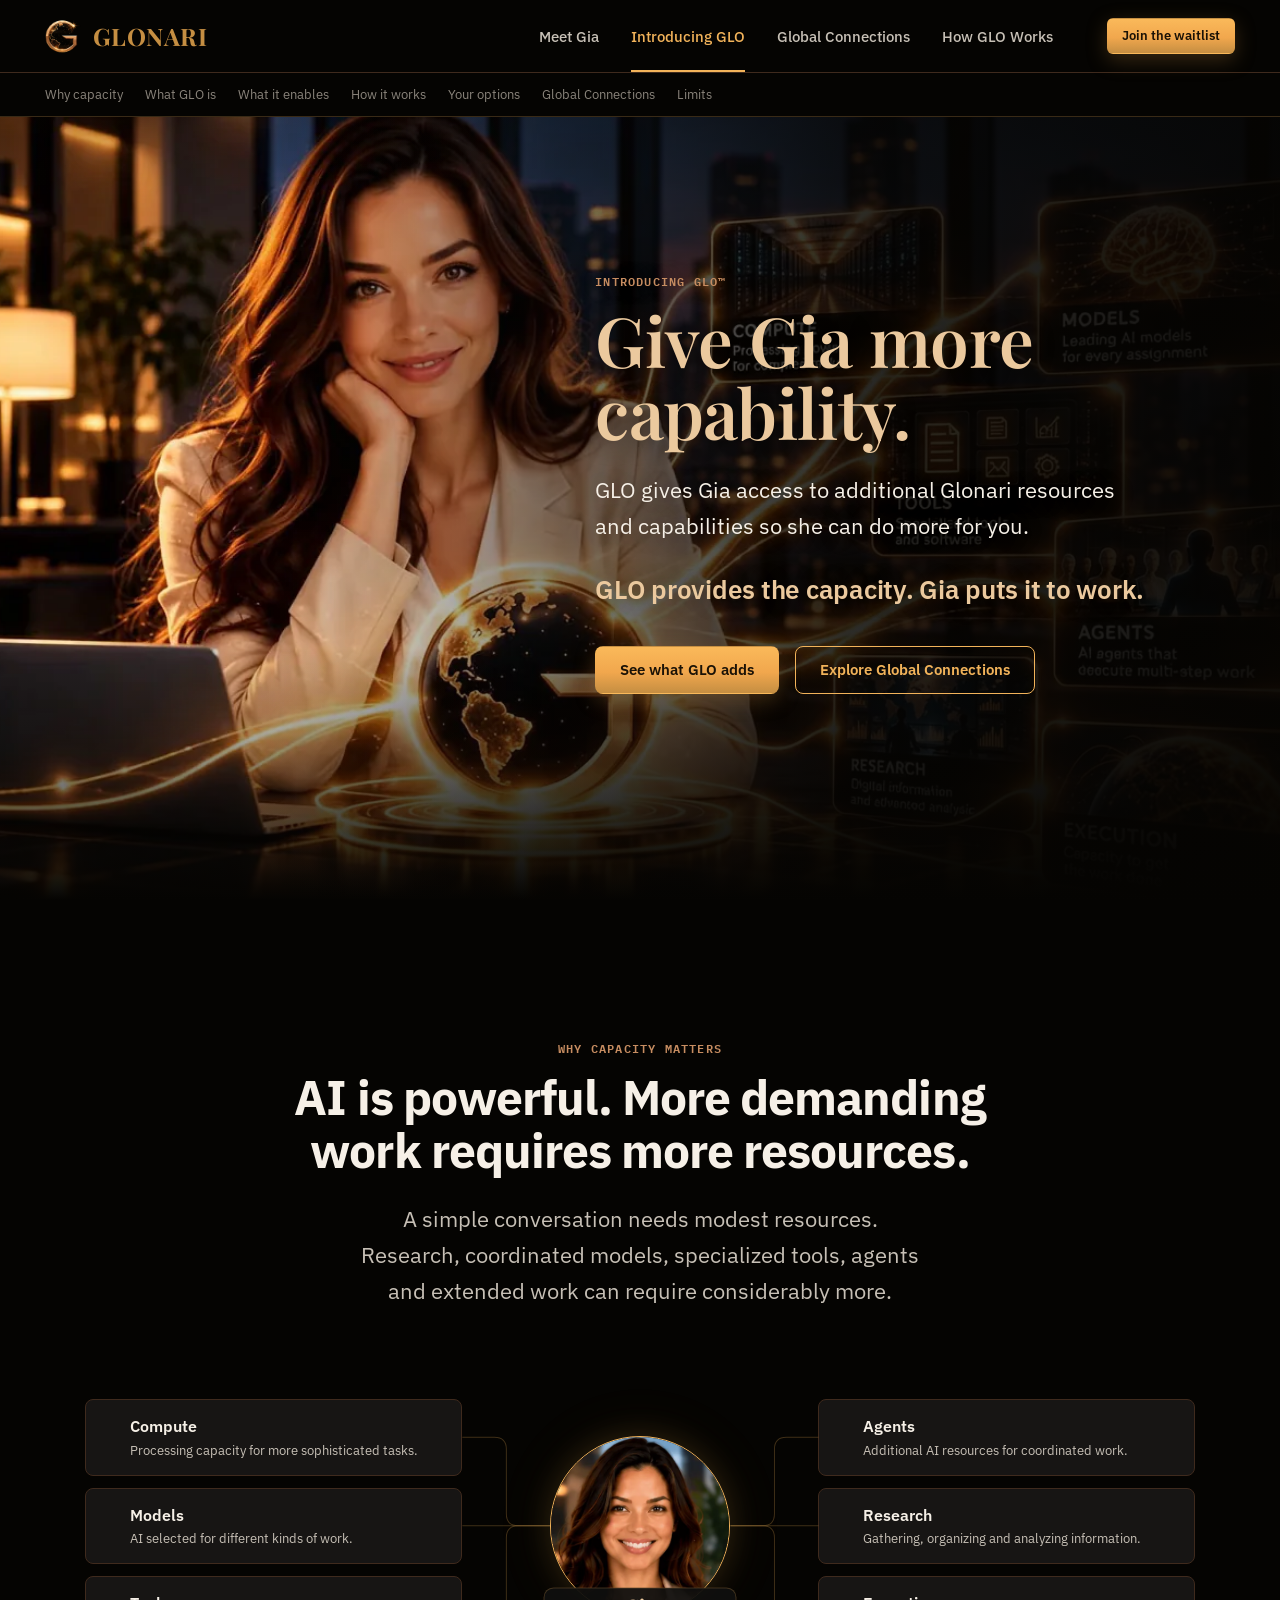
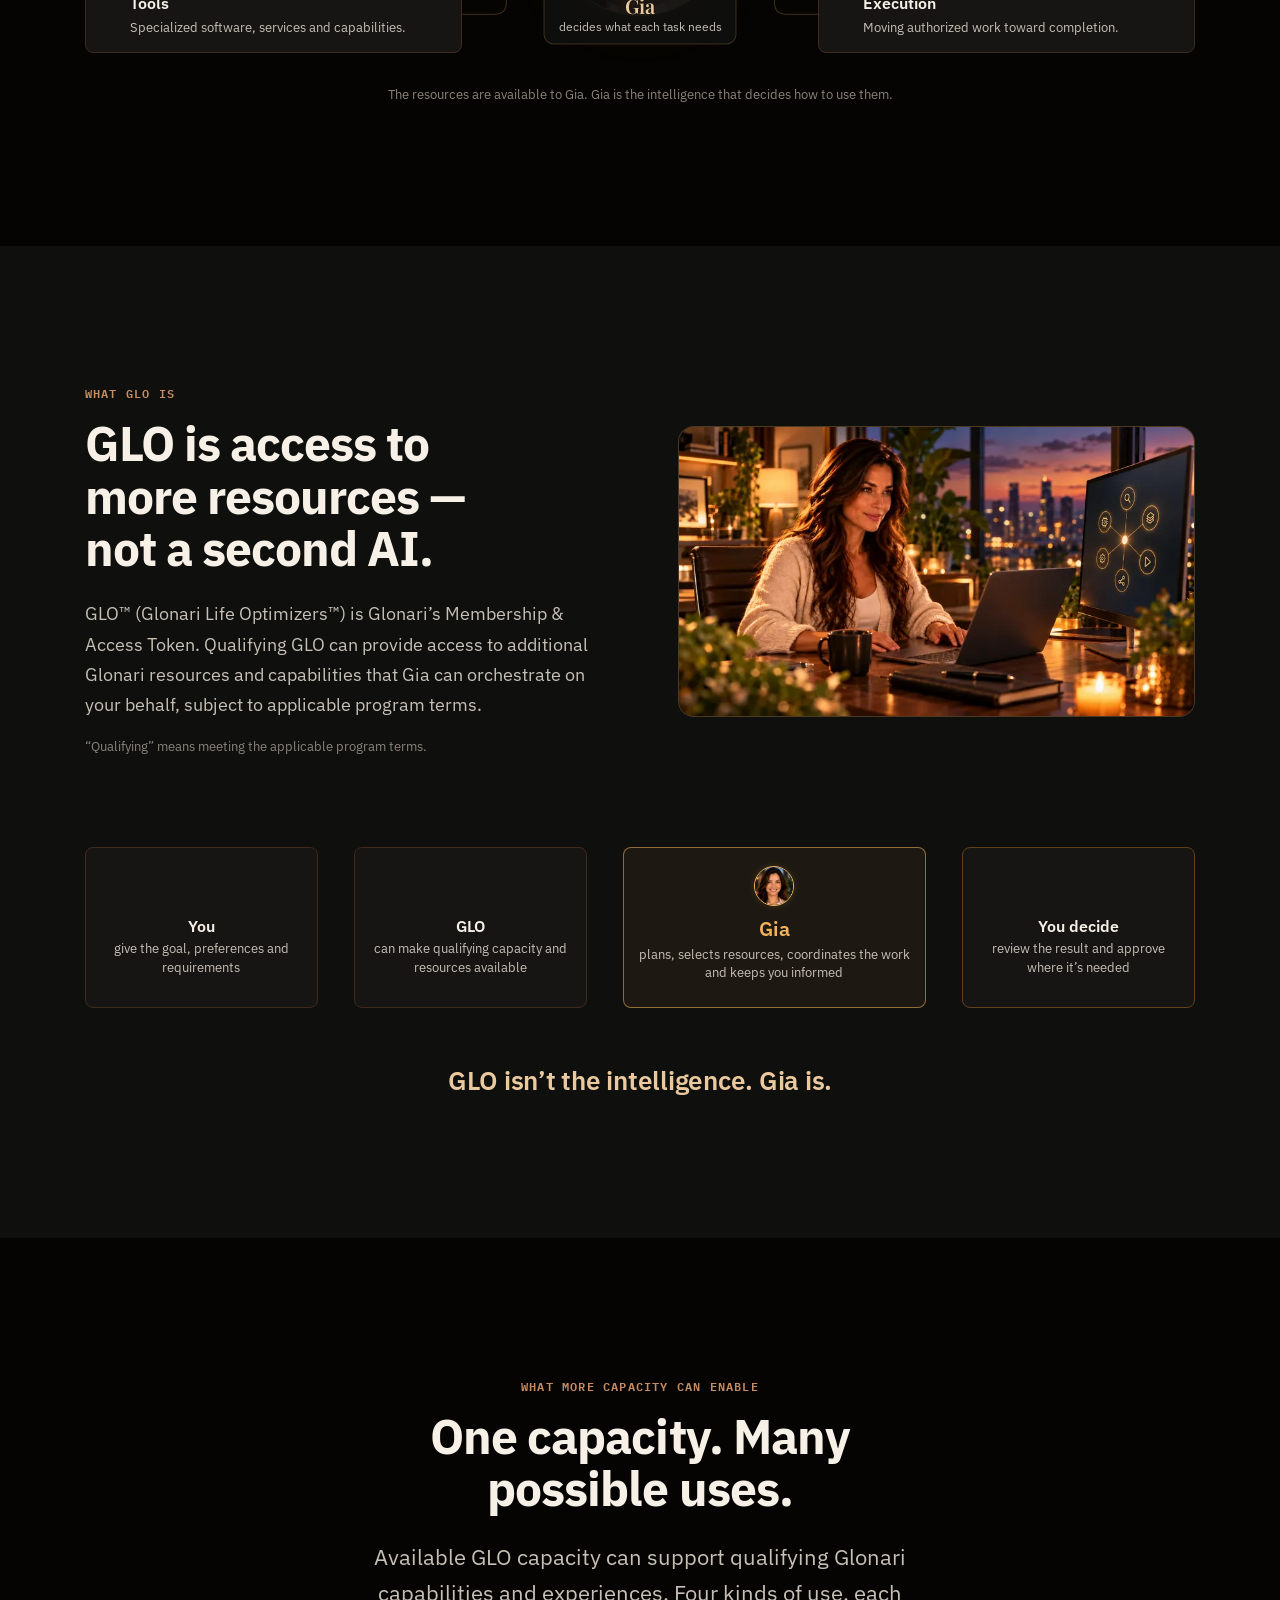
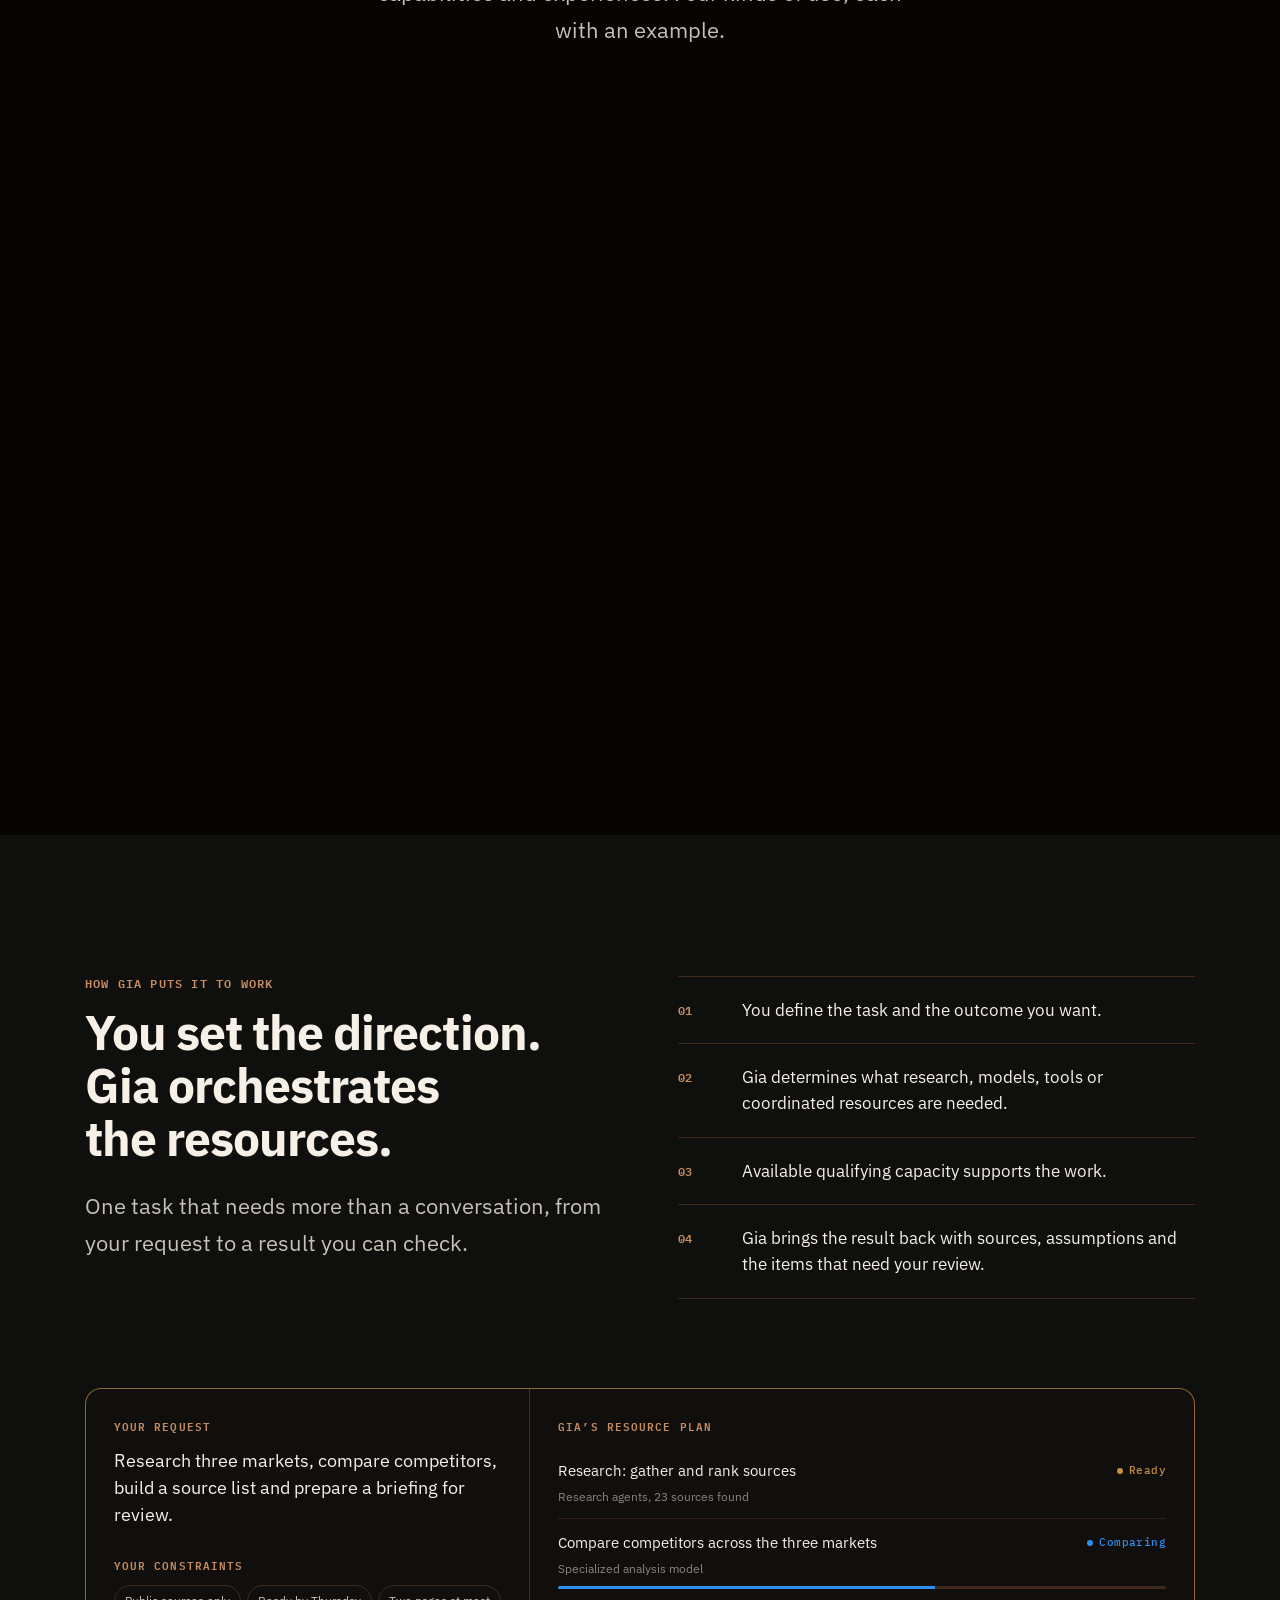
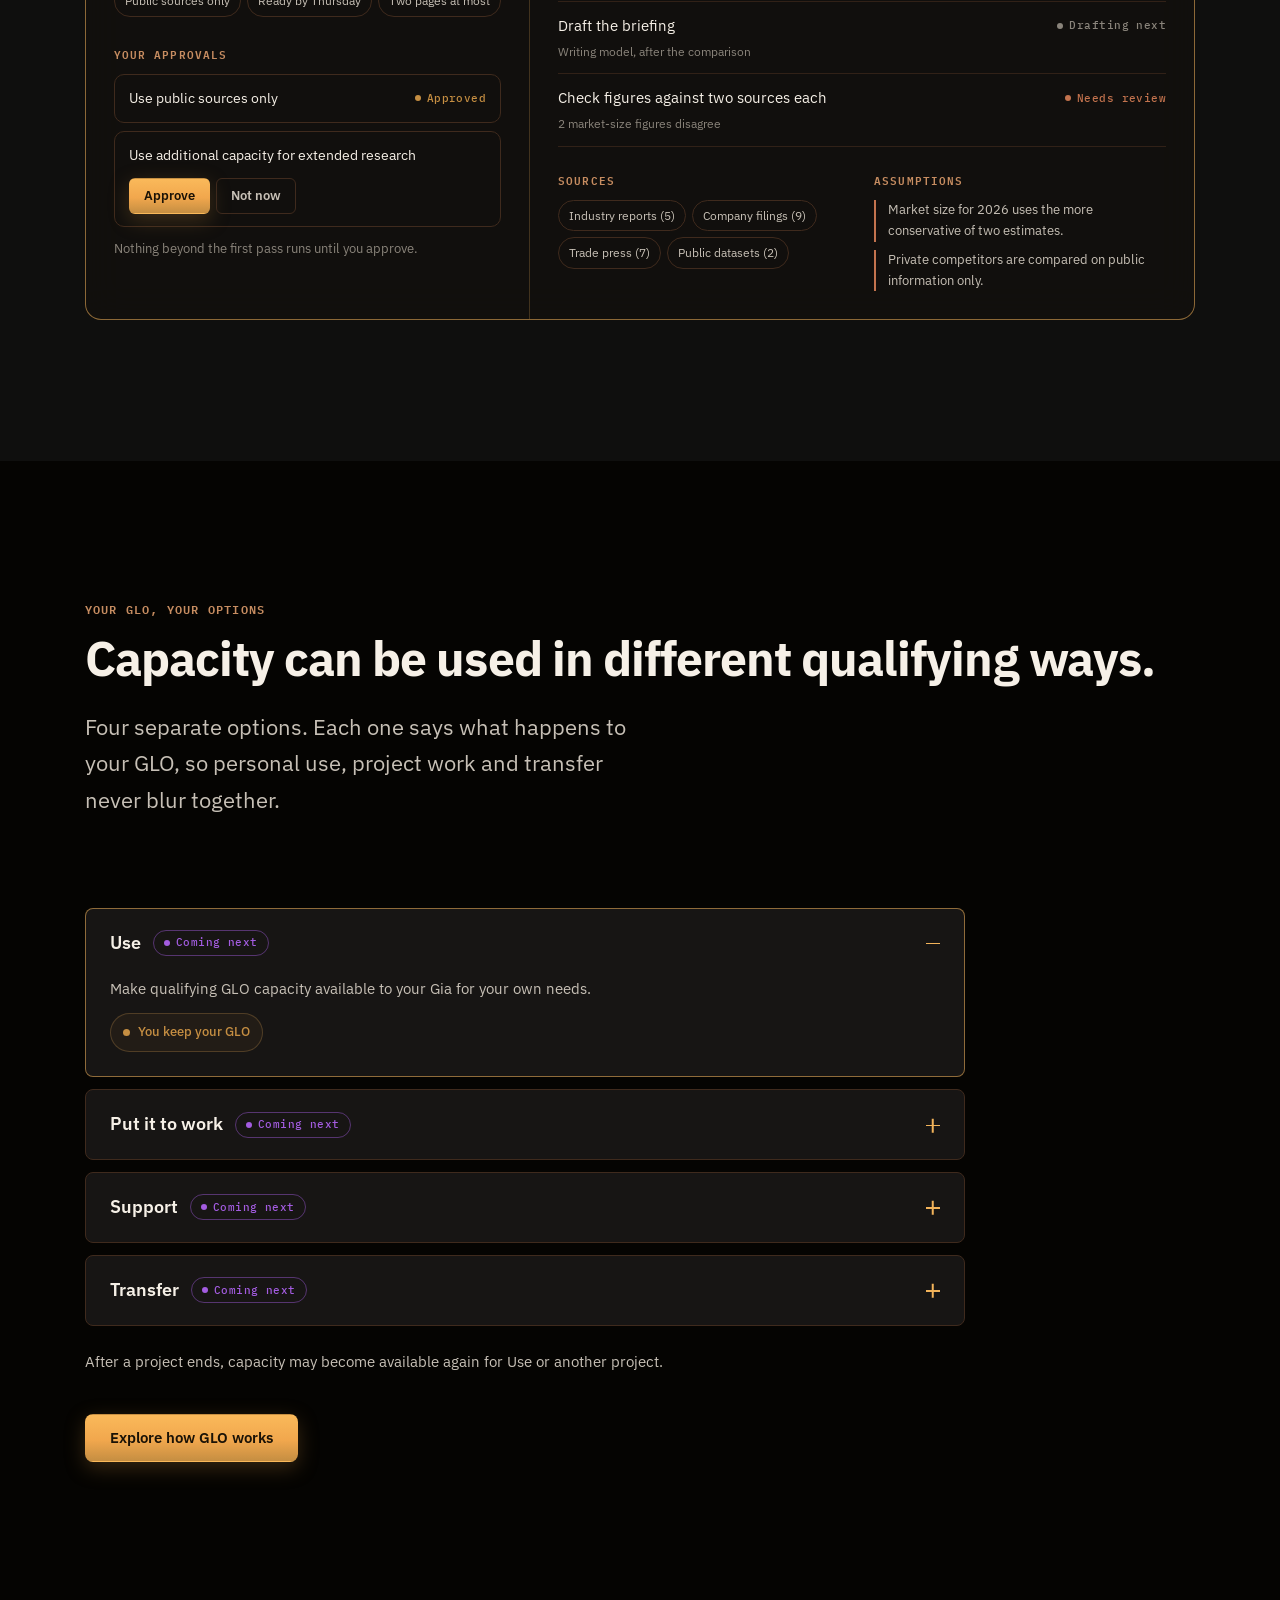
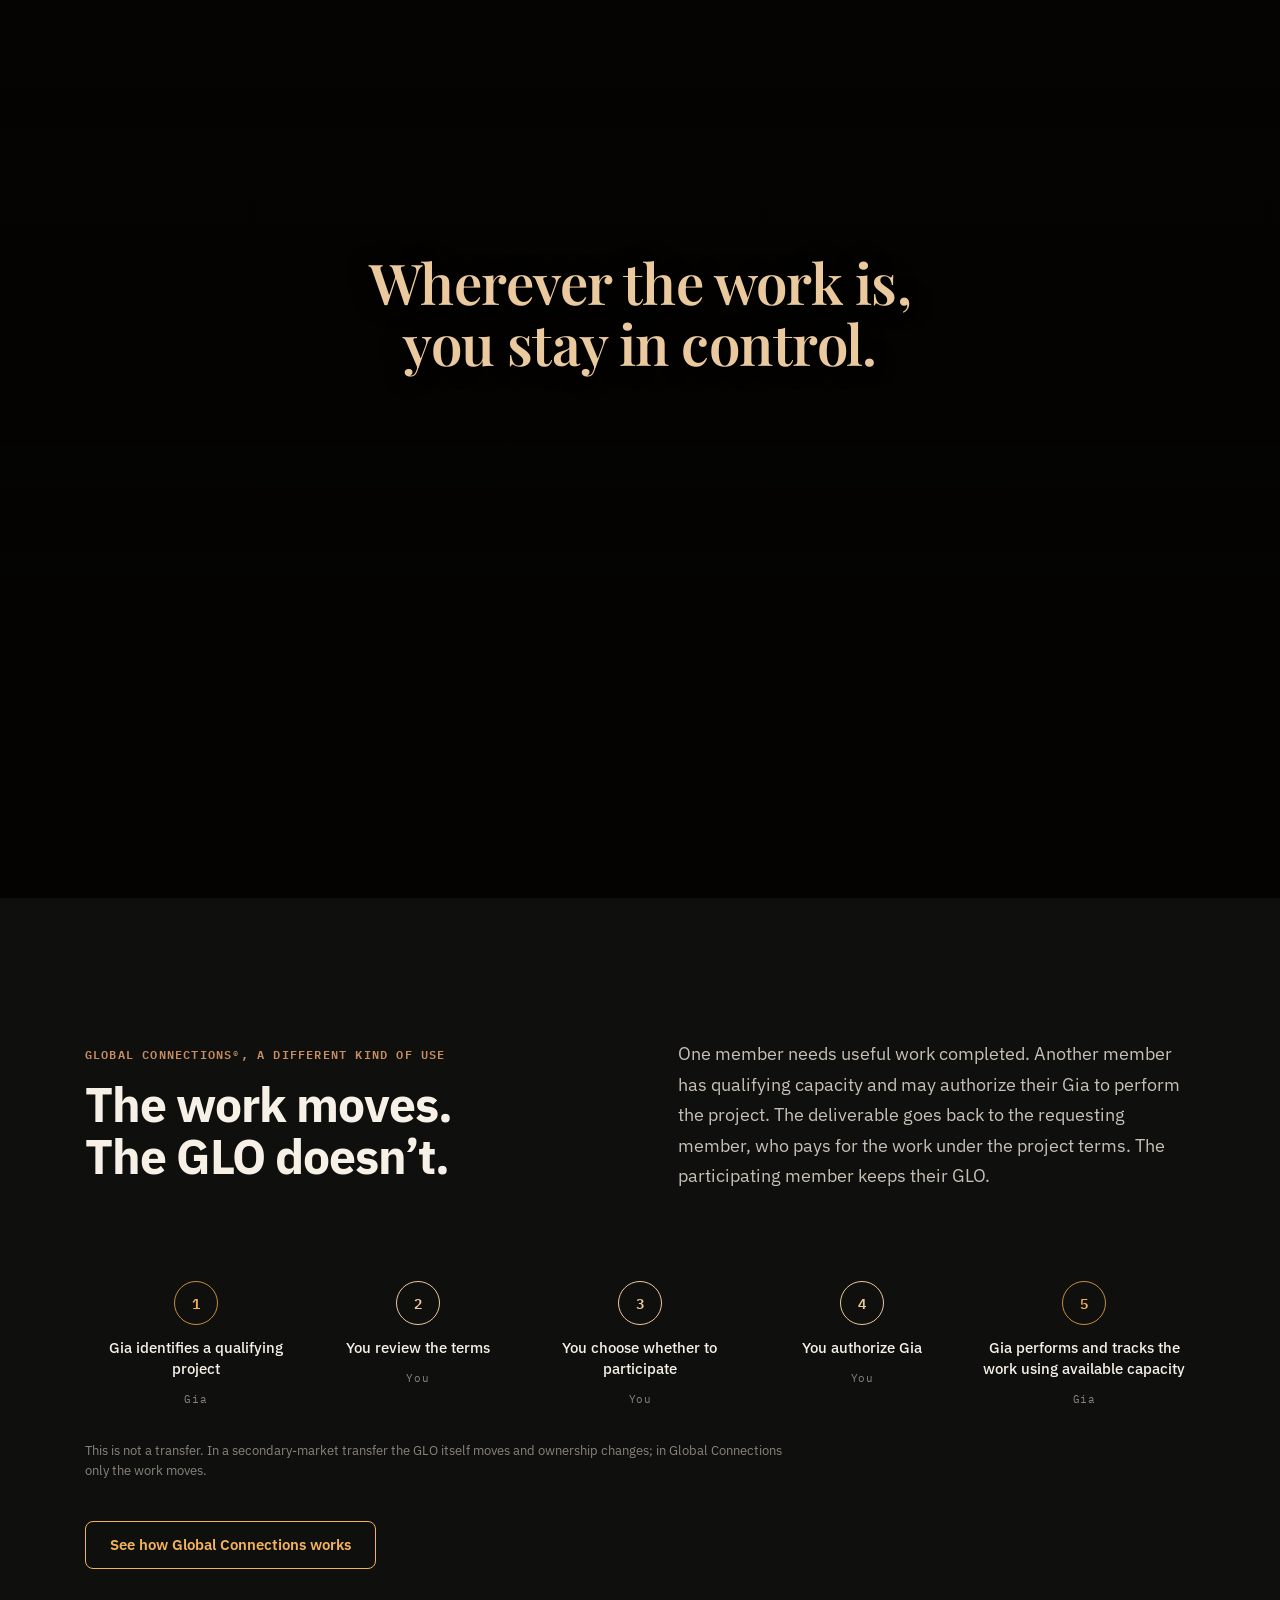
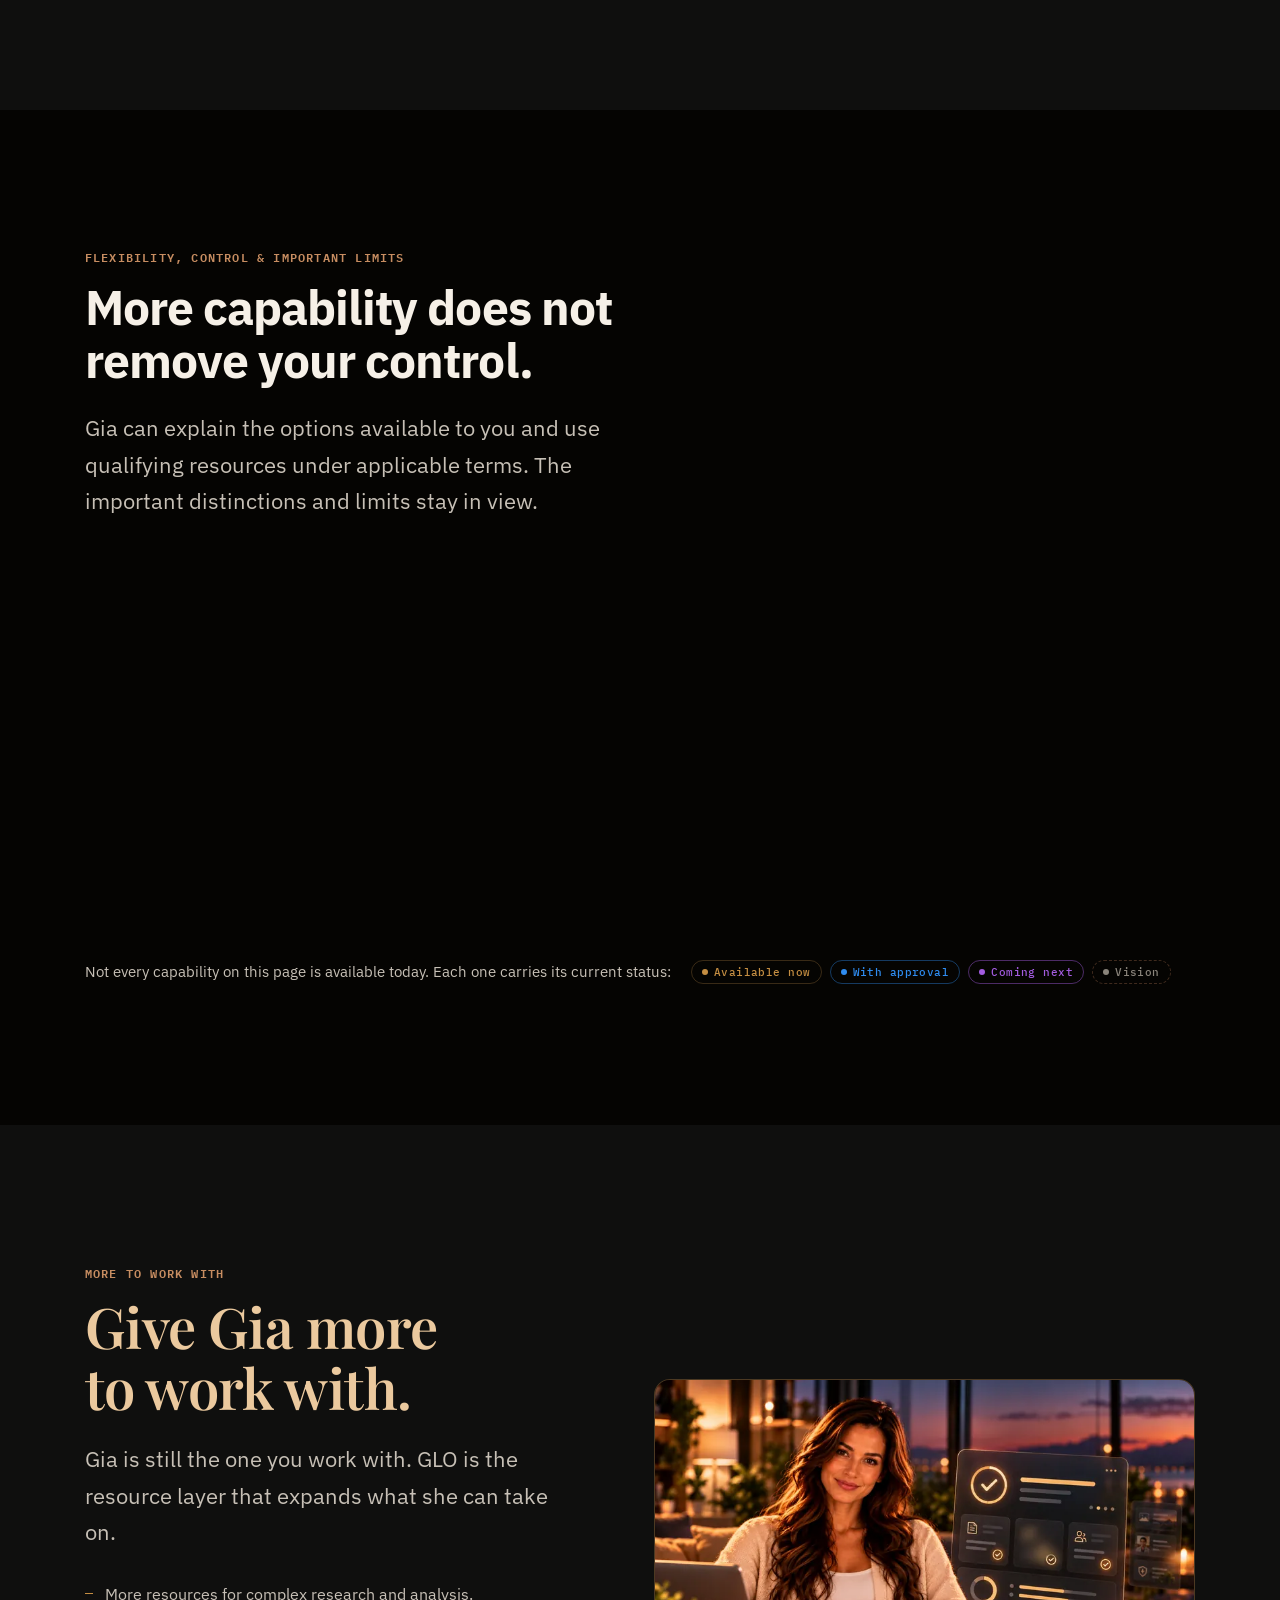
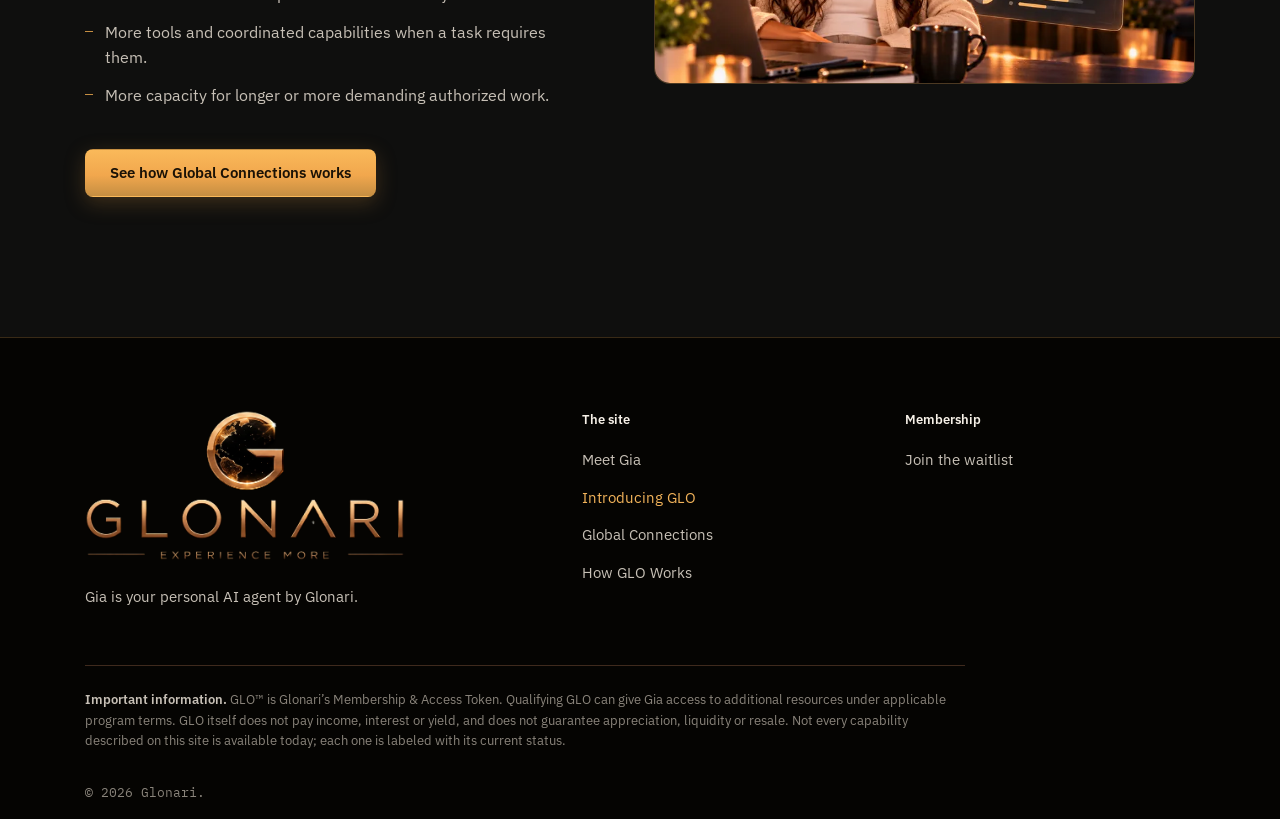
<file: glo.html>
<!DOCTYPE html>
<html lang="en">
<head>
<meta charset="utf-8">
<meta name="viewport" content="width=device-width, initial-scale=1, viewport-fit=cover">
<meta name="robots" content="noindex">
<title>Introducing GLO</title>
<meta name="description" content="GLO gives Gia access to additional Glonari resources and capabilities so she can do more for you.">
<link rel="preconnect" href="https://fonts.googleapis.com">
<link rel="preconnect" href="https://fonts.gstatic.com" crossorigin>
<link href="https://fonts.googleapis.com/css2?family=IBM+Plex+Mono:wght@500;600&amp;family=IBM+Plex+Sans:wght@400;500;600;700&amp;family=Playfair+Display:wght@500;600;700&amp;display=swap" rel="stylesheet">
<link rel="icon" href="assets/logo/favicon-32.png" sizes="32x32" type="image/png">
<link rel="apple-touch-icon" href="assets/logo/favicon-180.png">
<link rel="stylesheet" href="css/tokens.css">
<link rel="stylesheet" href="css/base.css">
<link rel="stylesheet" href="css/components.css">
<link rel="stylesheet" href="css/shell.css">
<link rel="stylesheet" href="css/pages/glo.css">
</head>
<body class="no-js" data-page="glo">
<a class="sr-only" href="#main">Skip to content</a>

<!-- shell:header -->
<header class="site-header">
  <div class="site-header__row">
    <a class="brand" href="index.html" aria-label="Glonari, Meet Gia">
      <img class="brand__mark" src="assets/logo/glonari-mark.webp" width="192" height="192" alt="">
      <span class="brand__name">Glonari</span>
    </a>
    <nav class="site-nav" aria-label="Site">
        <a href="index.html">Meet Gia</a>
        <a href="glo.html" aria-current="page">Introducing GLO</a>
        <a href="global-connections.html">Global Connections</a>
        <a href="how-glo-works.html">How GLO Works</a>
    </nav>
    <a class="btn btn--primary btn--sm header-cta" href="index.html#join">Join the waitlist</a>
    <button class="menu-toggle" type="button" aria-expanded="false" aria-controls="mobile-menu" aria-label="Open menu"><span></span></button>
  </div>
  <div class="subnav">
    <nav class="subnav__inner" aria-label="On this page">
        <a href="#why-capacity">Why capacity</a>
        <a href="#what-glo-is">What GLO is</a>
        <a href="#what-it-enables">What it enables</a>
        <a href="#how-it-works">How it works</a>
        <a href="#your-options">Your options</a>
        <a href="#global-connections">Global Connections</a>
        <a href="#limits">Limits</a>
    </nav>
  </div>
  <div class="progress" aria-hidden="true"></div>
</header>
<div class="mobile-menu" id="mobile-menu">
  <nav aria-label="Site">
    <ul class="mm">
      <li class="mm__page"><a href="index.html">Meet Gia</a></li>
      <li class="mm__page is-current"><a href="glo.html" aria-current="page">Introducing GLO</a>
        <ul class="mm__sections" aria-label="On this page">
          <li><a href="#why-capacity">Why capacity</a></li>
          <li><a href="#what-glo-is">What GLO is</a></li>
          <li><a href="#what-it-enables">What it enables</a></li>
          <li><a href="#how-it-works">How it works</a></li>
          <li><a href="#your-options">Your options</a></li>
          <li><a href="#global-connections">Global Connections</a></li>
          <li><a href="#limits">Limits</a></li>
        </ul>
      </li>
      <li class="mm__page"><a href="global-connections.html">Global Connections</a></li>
      <li class="mm__page"><a href="how-glo-works.html">How GLO Works</a></li>
    </ul>
  </nav>
  <a class="btn btn--primary" href="index.html#join">Join the waitlist</a>
</div>
<!-- /shell:header -->

<main id="main">

<!-- 01 HERO -->
<section class="page-hero page-hero--right page-hero--below-header" id="intro" aria-labelledby="intro-title">
  <div class="page-hero__media" style="--focus: 30% 10%">
    <video data-play-once data-delay="800" data-still="assets/images/hero-glo-still.webp" muted playsinline preload="auto" poster="assets/images/hero-glo-poster.webp" width="1280" height="720" aria-hidden="true">
      <source src="assets/video/hero-glo.mp4" type="video/mp4">
    </video>
  </div>
  <div class="container">
    <div class="page-hero__text">
      <p class="eyebrow">Introducing GLO&trade;</p>
      <h1 class="page-hero__title" id="intro-title">Give Gia more capability.</h1>
      <p class="lead">GLO gives Gia access to additional Glonari resources and capabilities so she can do more for you.</p>
      <p class="principle">GLO provides the capacity. Gia puts it to work.</p>
      <div class="btn-row btn-row--stack">
        <a class="btn btn--primary" href="#why-capacity">See what GLO adds</a>
        <a class="btn btn--secondary" href="global-connections.html">Explore Global Connections</a>
      </div>
    </div>
  </div>
</section>

<!-- 02 WHY CAPACITY MATTERS -->
<section class="section section--deep" id="why-capacity" aria-labelledby="why-title">
  <div class="container">
    <header class="head--center reveal">
      <p class="eyebrow">Why capacity matters</p>
      <h2 class="h2" id="why-title">AI is powerful. More demanding work requires more resources.</h2>
      <p class="lead">A simple conversation needs modest resources. Research, coordinated models, specialized tools, agents and extended work can require considerably more.</p>
    </header>
    <div class="hub gap-major" data-pulse="hub">
      <ul class="hub__side hub__side--left">
        <li class="hub__node"><span class="hub__name">Compute</span><span class="hub__desc">Processing capacity for more sophisticated tasks.</span></li>
        <li class="hub__node"><span class="hub__name">Models</span><span class="hub__desc">AI selected for different kinds of work.</span></li>
        <li class="hub__node"><span class="hub__name">Tools</span><span class="hub__desc">Specialized software, services and capabilities.</span></li>
      </ul>
      <div class="hub__core gia-core"><div class="gia-core__photo"><picture><source srcset="assets/images/gia.webp" type="image/webp"><img src="assets/images/gia.png" alt="Gia" width="400" height="400" loading="lazy" decoding="async"></picture></div><p class="gia-core__plate"><span class="gia-core__name">Gia</span><span class="gia-core__sub">decides what each task needs</span></p></div>
      <ul class="hub__side hub__side--right">
        <li class="hub__node"><span class="hub__name">Agents</span><span class="hub__desc">Additional AI resources for coordinated work.</span></li>
        <li class="hub__node"><span class="hub__name">Research</span><span class="hub__desc">Gathering, organizing and analyzing information.</span></li>
        <li class="hub__node"><span class="hub__name">Execution</span><span class="hub__desc">Moving authorized work toward completion.</span></li>
      </ul>
    </div>
    <p class="caption glo-note">The resources are available to Gia. Gia is the intelligence that decides how to use them.</p>
  </div>
</section>

<!-- 03 WHAT GLO IS -->
<section class="section" id="what-glo-is" aria-labelledby="what-title">
  <div class="container">
    <div class="split glo-what">
      <div class="glo-what__text">
        <header class="reveal">
          <p class="eyebrow">What GLO is</p>
          <h2 class="h2" id="what-title">GLO is access to more resources — not a second AI.</h2>
        </header>
        <div class="glo-what__body">
          <p class="body">GLO&trade; (Glonari Life Optimizers&trade;) is Glonari’s Membership &amp; Access Token. Qualifying GLO can provide access to additional Glonari resources and capabilities that Gia can orchestrate on your behalf, subject to applicable program terms.</p>
          <p class="caption">“Qualifying” means meeting the applicable program terms.</p>
        </div>
      </div>
      <figure class="media-frame" style="--ratio: 16 / 9">
        <div class="media-frame__box" data-parallax>
          <picture>
            <source type="image/webp" srcset="assets/images/glo-resources-800.webp 800w, assets/images/glo-resources-1600.webp 1600w" sizes="(max-width: 960px) 100vw, 560px">
            <img src="assets/images/glo-resources-1600.jpg" srcset="assets/images/glo-resources-800.jpg 800w, assets/images/glo-resources-1600.jpg 1600w" sizes="(max-width: 960px) 100vw, 560px" width="1600" height="900" loading="lazy" decoding="async" alt="Gia at her desk in the evening, beside a screen showing connected resources">
          </picture>
        </div>
      </figure>
    </div>
    <ol class="flow gap-major" data-draw>
      <li class="flow__node"><svg class="flow__icon" width="24" height="24" viewBox="0 0 24 24" fill="none" stroke="currentColor" stroke-width="1.5" stroke-linecap="round" stroke-linejoin="round" aria-hidden="true" focusable="false"><circle cx="12" cy="8" r="3.5" vector-effect="non-scaling-stroke"/><path d="M5 20c0-3.9 3.1-7 7-7s7 3.1 7 7" vector-effect="non-scaling-stroke"/></svg><span class="flow__title">You</span><span class="flow__sub">give the goal, preferences and requirements</span></li>
      <li class="flow__node"><svg class="flow__icon" width="24" height="24" viewBox="0 0 24 24" fill="none" stroke="currentColor" stroke-width="1.5" stroke-linecap="round" stroke-linejoin="round" aria-hidden="true" focusable="false"><circle cx="12" cy="12" r="4" vector-effect="non-scaling-stroke"/><path d="M20 12A8 8 0 1 1 12 4" vector-effect="non-scaling-stroke"/></svg><span class="flow__title">GLO</span><span class="flow__sub">can make qualifying capacity and resources available</span></li>
      <li class="flow__node is-key"><div class="flow__icon flow__icon--gia" aria-hidden="true"><div class="gia-core"><div class="gia-core__photo"><picture><source srcset="assets/images/gia.webp" type="image/webp"><img src="assets/images/gia.png" alt="" width="400" height="400" loading="lazy" decoding="async"></picture></div></div></div><span class="flow__title">Gia</span><span class="flow__sub">plans, selects resources, coordinates the work and keeps you informed</span></li>
      <li class="flow__node is-end"><svg class="flow__icon" width="24" height="24" viewBox="0 0 24 24" fill="none" stroke="currentColor" stroke-width="1.5" stroke-linecap="round" stroke-linejoin="round" aria-hidden="true" focusable="false"><circle cx="9" cy="8" r="3.5" vector-effect="non-scaling-stroke"/><path d="M2 20c0-3.9 3.1-7 7-7s7 3.1 7 7" vector-effect="non-scaling-stroke"/><path d="M16 10l2 2 4-4" vector-effect="non-scaling-stroke"/></svg><span class="flow__title">You decide</span><span class="flow__sub">review the result and approve where it’s needed</span></li>
    </ol>
    <p class="principle principle--center glo-principle" data-shine>GLO isn’t the intelligence. Gia is.</p>
  </div>
</section>

<!-- 04 WHAT MORE CAPACITY CAN ENABLE -->
<section class="section section--deep" id="what-it-enables" aria-labelledby="enables-title">
  <div class="container">
    <header class="head--center reveal">
      <p class="eyebrow">What more capacity can enable</p>
      <h2 class="h2" id="enables-title">One capacity. Many possible uses.</h2>
      <p class="lead">Available GLO capacity can support qualifying Glonari capabilities and experiences. Four kinds of use, each with an example.</p>
    </header>
    <div class="cards cards--4 gap-major" data-stagger>
      <article class="card card--flex" data-spotlight>
        <figure class="media-frame card__photo" style="--ratio: 3 / 2">
          <div class="media-frame__box" data-parallax>
            <picture>
              <source type="image/webp" srcset="assets/images/enables-personal-800.webp 800w, assets/images/enables-personal-1536.webp 1536w" sizes="(max-width: 560px) calc(100vw - 88px), (max-width: 1100px) calc(50vw - 84px), 240px">
              <img src="assets/images/enables-personal-800.jpg" srcset="assets/images/enables-personal-800.jpg 800w, assets/images/enables-personal-1536.jpg 1536w" sizes="(max-width: 560px) calc(100vw - 88px), (max-width: 1100px) calc(50vw - 84px), 240px" width="1536" height="1024" alt="" loading="lazy" decoding="async">
            </picture>
          </div>
        </figure>
        <div class="card__head"><h3 class="h4">Personal capability</h3><span class="badge badge--next">Coming next</span></div>
        <p class="small">Research, analyze, plan, organize, create, compare, coordinate and execute. Gia can take on more of the work around a goal.</p>
        <p class="card__example"><b>Example</b>Compare three markets, build a source list and prepare a briefing for your review.</p>
      </article>
      <article class="card card--flex" data-spotlight>
        <figure class="media-frame card__photo" style="--ratio: 3 / 2">
          <div class="media-frame__box" data-parallax>
            <picture>
              <source type="image/webp" srcset="assets/images/enables-economic-800.webp 800w, assets/images/enables-economic-1536.webp 1536w" sizes="(max-width: 560px) calc(100vw - 88px), (max-width: 1100px) calc(50vw - 84px), 240px">
              <img src="assets/images/enables-economic-800.jpg" srcset="assets/images/enables-economic-800.jpg 800w, assets/images/enables-economic-1536.jpg 1536w" sizes="(max-width: 560px) calc(100vw - 88px), (max-width: 1100px) calc(50vw - 84px), 240px" width="1536" height="1024" alt="" loading="lazy" decoding="async">
            </picture>
          </div>
        </figure>
        <div class="card__head"><h3 class="h4">Economic utility</h3><span class="badge badge--vision">Vision</span></div>
        <p class="small">Where qualifying programs apply, Gia may help save money, identify opportunities and perform useful work through authorized activity.</p>
        <p class="card__example"><b>Example</b>Review your recurring services and show where a different plan would cost less.</p>
      </article>
      <article class="card card--flex" data-spotlight>
        <figure class="media-frame card__photo" style="--ratio: 3 / 2">
          <div class="media-frame__box" data-parallax>
            <picture>
              <source type="image/webp" srcset="assets/images/enables-capabilities-800.webp 800w, assets/images/enables-capabilities-1536.webp 1536w" sizes="(max-width: 560px) calc(100vw - 88px), (max-width: 1100px) calc(50vw - 84px), 240px">
              <img src="assets/images/enables-capabilities-800.jpg" srcset="assets/images/enables-capabilities-800.jpg 800w, assets/images/enables-capabilities-1536.jpg 1536w" sizes="(max-width: 560px) calc(100vw - 88px), (max-width: 1100px) calc(50vw - 84px), 240px" width="1536" height="1024" alt="" loading="lazy" decoding="async">
            </picture>
          </div>
        </figure>
        <div class="card__head"><h3 class="h4">Glonari capabilities &amp; experiences</h3><span class="badge badge--next">Coming next</span></div>
        <p class="small">Qualifying access to other Glonari services, resources or experiences, brought into a task when relevant and permitted by program terms.</p>
        <p class="card__example"><b>Example</b>While you compare homes, Gia brings in Homes to show the practical monthly cost.</p>
      </article>
      <article class="card card--flex card--key" data-spotlight>
        <figure class="media-frame card__photo" style="--ratio: 3 / 2">
          <div class="media-frame__box" data-parallax>
            <picture>
              <source type="image/webp" srcset="assets/images/enables-connections-800.webp 800w, assets/images/enables-connections-1536.webp 1536w" sizes="(max-width: 560px) calc(100vw - 88px), (max-width: 1100px) calc(50vw - 84px), 240px">
              <img src="assets/images/enables-connections-800.jpg" srcset="assets/images/enables-connections-800.jpg 800w, assets/images/enables-connections-1536.jpg 1536w" sizes="(max-width: 560px) calc(100vw - 88px), (max-width: 1100px) calc(50vw - 84px), 240px" width="1536" height="1024" alt="" loading="lazy" decoding="async">
            </picture>
          </div>
        </figure>
        <div class="card__head"><h3 class="h4">Global Connections&reg;</h3><span class="badge badge--next">Coming next</span></div>
        <p class="small">Gia can identify, evaluate, explain and track qualifying work opportunities. You review the terms, decide and authorize participation when required.</p>
        <a class="card__link" href="global-connections.html">Learn more about Global Connections</a>
      </article>
    </div>
  </div>
</section>

<!-- 05 HOW GIA PUTS IT TO WORK -->
<section class="section" id="how-it-works" aria-labelledby="how-title">
  <div class="container">
    <div class="split glo-how">
      <header class="reveal">
        <p class="eyebrow">How Gia puts it to work</p>
        <h2 class="h2" id="how-title">You set the direction. Gia orchestrates the resources.</h2>
        <p class="lead">One task that needs more than a conversation, from your request to a result you can check.</p>
      </header>
      <ol class="glo-steps">
        <li><span class="glo-steps__num">01</span><span>You define the task and the outcome you want.</span></li>
        <li><span class="glo-steps__num">02</span><span>Gia determines what research, models, tools or coordinated resources are needed.</span></li>
        <li><span class="glo-steps__num">03</span><span>Available qualifying capacity supports the work.</span></li>
        <li><span class="glo-steps__num">04</span><span>Gia brings the result back with sources, assumptions and the items that need your review.</span></li>
      </ol>
    </div>

    <div class="glass ws gap-major is-active" aria-label="Example task workspace">
      <div class="ws__pane">
        <p class="ws__label">Your request</p>
        <p class="ws__goal">Research three markets, compare competitors, build a source list and prepare a briefing for review.</p>
        <p class="ws__label">Your constraints</p>
        <div class="chips glo-chips"><span class="chip">Public sources only</span><span class="chip">Ready by Thursday</span><span class="chip">Two pages at most</span></div>
        <p class="ws__label">Your approvals</p>
        <ul class="appr">
          <li>Use public sources only <span class="status status--ready">Approved</span></li>
          <li id="glo-appr">Use additional capacity for extended research <span class="btn-row" style="gap:6px"><button class="btn btn--primary btn--sm" type="button" data-appr="yes">Approve</button><button class="btn btn--ghost btn--sm" type="button" data-appr="no">Not now</button></span></li>
        </ul>
        <p class="caption glo-appr-note" id="glo-appr-msg" aria-live="polite">Nothing beyond the first pass runs until you approve.</p>
      </div>
      <div class="ws__pane">
        <p class="ws__label">Gia’s resource plan</p>
        <ul class="tasks">
          <li>Research: gather and rank sources<small>Research agents, 23 sources found</small><span class="status status--ready">Ready</span></li>
          <li>Compare competitors across the three markets<small>Specialized analysis model</small><span class="status status--working">Comparing</span><span class="bar"><i></i></span></li>
          <li>Draft the briefing<small>Writing model, after the comparison</small><span class="status status--muted">Drafting next</span></li>
          <li>Check figures against two sources each<small>2 market-size figures disagree</small><span class="status status--review">Needs review</span></li>
        </ul>
        <div class="ws__cols">
          <div>
            <p class="ws__label">Sources</p>
            <div class="chips"><span class="chip">Industry reports (5)</span><span class="chip">Company filings (9)</span><span class="chip">Trade press (7)</span><span class="chip">Public datasets (2)</span></div>
          </div>
          <div>
            <p class="ws__label">Assumptions</p>
            <div style="display:grid;gap:8px">
              <p class="assume">Market size for 2026 uses the more conservative of two estimates.</p>
              <p class="assume">Private competitors are compared on public information only.</p>
            </div>
          </div>
        </div>
      </div>
    </div>
  </div>
</section>

<!-- 06 YOUR GLO, YOUR OPTIONS -->
<section class="section section--deep" id="your-options" aria-labelledby="options-title">
  <div class="container glo-options">
    <header class="reveal">
      <p class="eyebrow">Your GLO, your options</p>
      <h2 class="h2" id="options-title">Capacity can be used in different qualifying ways.</h2>
      <p class="lead">Four separate options. Each one says what happens to your GLO, so personal use, project work and transfer never blur together.</p>
    </header>
    <div class="accordion gap-major">
      <details class="acc" name="glo-options" open>
        <summary class="acc__sum">Use <span class="badge badge--next">Coming next</span><span class="acc__icon" aria-hidden="true"></span></summary>
        <div class="acc__body">
          <p class="small">Make qualifying GLO capacity available to your Gia for your own needs.</p>
          <p class="owner owner--keep">You keep your GLO</p>
        </div>
      </details>
      <details class="acc" name="glo-options">
        <summary class="acc__sum">Put it to work <span class="badge badge--next">Coming next</span><span class="acc__icon" aria-hidden="true"></span></summary>
        <div class="acc__body">
          <p class="small">Authorize your Gia to perform a qualifying Global Connections project. The work moves; you retain the GLO.</p>
          <p class="owner owner--keep">You keep your GLO</p>
          <a class="card__link" href="global-connections.html">How Global Connections works</a>
        </div>
      </details>
      <details class="acc" name="glo-options">
        <summary class="acc__sum">Support <span class="badge badge--next">Coming next</span><span class="acc__icon" aria-hidden="true"></span></summary>
        <div class="acc__body">
          <p class="small">Where program terms permit, qualifying GLO may support another member’s qualifying access or experience. Details are defined by program terms.</p>
          <p class="owner owner--terms">Defined by program terms</p>
        </div>
      </details>
      <details class="acc" name="glo-options">
        <summary class="acc__sum">Transfer <span class="badge badge--next">Coming next</span><span class="acc__icon" aria-hidden="true"></span></summary>
        <div class="acc__body">
          <p class="small">Where available, qualifying GLO may be independently transferred through decentralized secondary markets. Ownership changes when the GLO itself transfers. Transferability does not mean liquidity, a resale price or appreciation.</p>
          <p class="owner owner--change">Ownership changes</p>
          <a class="card__link" href="how-glo-works.html#gc-vs-market">How transfer differs from Global Connections</a>
        </div>
      </details>
    </div>
    <p class="small glo-after">After a project ends, capacity may become available again for Use or another project.</p>
    <div class="btn-row glo-cta"><a class="btn btn--primary" href="how-glo-works.html">Explore how GLO works</a></div>
  </div>
</section>

<!-- VISTA: photo breather (not in the section menu) -->
<section class="vista" id="vista-gc" data-nav="your-options">
  <picture class="vista__media" data-vista>
    <source type="image/webp" data-srcset="assets/images/vista-glo-800.webp 800w, assets/images/vista-glo-1600.webp 1600w, assets/images/vista-glo-2400.webp 2400w" sizes="(max-aspect-ratio: 16/9) 178vh, 100vw">
    <img data-src="assets/images/vista-glo-1600.jpg" data-srcset="assets/images/vista-glo-800.jpg 800w, assets/images/vista-glo-1600.jpg 1600w, assets/images/vista-glo-2400.jpg 2400w" sizes="(max-aspect-ratio: 16/9) 178vh, 100vw" width="2400" height="1350" alt="" loading="lazy" decoding="async">
  </picture>
  <noscript><picture class="vista__media">
    <source type="image/webp" srcset="assets/images/vista-glo-800.webp 800w, assets/images/vista-glo-1600.webp 1600w, assets/images/vista-glo-2400.webp 2400w" sizes="(max-aspect-ratio: 16/9) 178vh, 100vw">
    <img src="assets/images/vista-glo-1600.jpg" srcset="assets/images/vista-glo-800.jpg 800w, assets/images/vista-glo-1600.jpg 1600w, assets/images/vista-glo-2400.jpg 2400w" sizes="(max-aspect-ratio: 16/9) 178vh, 100vw" width="2400" height="1350" alt="" loading="lazy" decoding="async">
  </picture></noscript>
  <p class="vista__line reveal">Wherever the work is, you stay in control.</p>
</section>

<!-- 07 GLOBAL CONNECTIONS -->
<section class="section" id="global-connections" aria-labelledby="gc-title">
  <div class="container">
    <div class="split glo-gc">
      <header class="reveal">
        <p class="eyebrow">Global Connections&reg;, a different kind of use</p>
        <h2 class="h2" id="gc-title">The work moves. The GLO doesn’t.</h2>
      </header>
      <p class="body">One member needs useful work completed. Another member has qualifying capacity and may authorize their Gia to perform the project. The deliverable goes back to the requesting member, who pays for the work under the project terms. The participating member keeps their GLO.</p>
    </div>
    <ol class="steps-line gap-major" data-draw>
      <li class="steps-line__item"><span class="steps-line__label">Gia identifies a qualifying project</span><span class="steps-line__who">Gia</span></li>
      <li class="steps-line__item is-you"><span class="steps-line__label">You review the terms</span><span class="steps-line__who">You</span></li>
      <li class="steps-line__item is-you"><span class="steps-line__label">You choose whether to participate</span><span class="steps-line__who">You</span></li>
      <li class="steps-line__item is-you"><span class="steps-line__label">You authorize Gia</span><span class="steps-line__who">You</span></li>
      <li class="steps-line__item"><span class="steps-line__label">Gia performs and tracks the work using available capacity</span><span class="steps-line__who">Gia</span></li>
    </ol>
    <p class="caption glo-note glo-note--left">This is not a transfer. In a secondary-market transfer the GLO itself moves and ownership changes; in Global Connections only the work moves.</p>
    <div class="btn-row glo-cta"><a class="btn btn--secondary" href="global-connections.html">See how Global Connections works</a></div>
  </div>
</section>

<!-- 08 FLEXIBILITY, CONTROL & IMPORTANT LIMITS -->
<section class="section section--deep" id="limits" aria-labelledby="limits-title">
  <div class="container">
    <header class="reveal glo-limits-head">
      <p class="eyebrow">Flexibility, control &amp; important limits</p>
      <h2 class="h2" id="limits-title">More capability does not remove your control.</h2>
      <p class="lead">Gia can explain the options available to you and use qualifying resources under applicable terms. The important distinctions and limits stay in view.</p>
    </header>
    <div class="isnot gap-major" data-stagger>
      <section class="isnot__col isnot__col--is" aria-labelledby="is-title">
        <h3 class="h4" id="is-title">What GLO is</h3>
        <ul>
          <li>Glonari’s Membership &amp; Access Token.</li>
          <li>Access and capacity that Gia can use under applicable program terms.</li>
          <li>A way to take part in Global Connections, subject to project terms, your review, your authorization and any required participation.</li>
          <li>Labeled by status, so you can tell what works today from what is planned.</li>
        </ul>
      </section>
      <section class="isnot__col isnot__col--not" aria-labelledby="not-title">
        <h3 class="h4" id="not-title">What GLO is not</h3>
        <ul>
          <li>Not the intelligence. GLO does not perform the work by itself.</li>
          <li>Not a payout. GLO itself does not pay income, interest or yield; compensation in Global Connections comes from work performed under project terms.</li>
          <li>Not a promise of liquidity or resale. Where transfers are available, Glonari does not operate or intermediate decentralized exchanges.</li>
          <li>Not a promise of appreciation. Market prices may differ from Glonari’s offering price.</li>
        </ul>
      </section>
    </div>
    <div class="glo-status">
      <p class="small">Not every capability on this page is available today. Each one carries its current status:</p>
      <div class="btn-row glo-status__row"><span class="badge badge--now">Available now</span><span class="badge badge--approval">With approval</span><span class="badge badge--next">Coming next</span><span class="badge badge--vision">Vision</span></div>
    </div>
  </div>
</section>

<!-- 09 FINAL CTA -->
<section class="section" id="final" aria-labelledby="final-title">
  <div class="container final">
    <div>
      <p class="eyebrow">More to work with</p>
      <h2 class="final__h" id="final-title">Give Gia more to work with.</h2>
      <p class="lead">Gia is still the one you work with. GLO is the resource layer that expands what she can take on.</p>
      <ul class="uses">
        <li>More resources for complex research and analysis.</li>
        <li>More tools and coordinated capabilities when a task requires them.</li>
        <li>More capacity for longer or more demanding authorized work.</li>
      </ul>
      <div class="btn-row btn-row--stack glo-final-actions">
        <a class="btn btn--primary" href="global-connections.html">See how Global Connections works</a>
        <a class="btn btn--secondary" href="membership.html" hidden>Learn about membership</a>
      </div>
    </div>
    <figure class="media-frame" style="--ratio: 16 / 9">
      <div class="media-frame__box" data-parallax>
        <picture>
          <source type="image/webp" srcset="assets/images/final-glo-800.webp 800w, assets/images/final-glo-1600.webp 1600w" sizes="(max-width: 960px) 100vw, 560px">
          <img src="assets/images/final-glo-1600.jpg" srcset="assets/images/final-glo-800.jpg 800w, assets/images/final-glo-1600.jpg 1600w" sizes="(max-width: 960px) 100vw, 560px" width="1600" height="900" loading="lazy" decoding="async" alt="Gia at her desk in the evening, beside a workspace panel showing completed work">
        </picture>
      </div>
    </figure>
  </div>
</section>

</main>

<!-- shell:footer -->
<footer class="site-footer">
  <div class="container">
    <div class="footer__top" style="--footer-cols: 2">
      <div class="footer__brand">
        <a class="footer-logo" href="index.html" aria-label="Glonari, Meet Gia">
          <picture>
            <source media="(max-width: 768px)" srcset="assets/logo/glonari-lockup-stacked.webp" width="760" height="359">
            <img src="assets/logo/glonari-lockup-horizontal.webp" width="840" height="222" alt="Glonari. Experience more.">
          </picture>
        </a>
        <p class="small footer__about">Gia is your personal AI agent by Glonari.</p>
      </div>
      <nav class="footer__col" aria-label="Footer: site">
        <p class="footer__head">The site</p>
        <ul>
          <li><a href="index.html">Meet Gia</a></li>
          <li><a href="glo.html" aria-current="page">Introducing GLO</a></li>
          <li><a href="global-connections.html">Global Connections</a></li>
          <li><a href="how-glo-works.html">How GLO Works</a></li>
        </ul>
      </nav>
      <div class="footer__col">
        <p class="footer__head">Membership</p>
        <ul>
          <li><a href="index.html#join">Join the waitlist</a></li>
        </ul>
      </div>
    </div>
    <div class="footer__info">
      <p class="caption"><strong>Important information.</strong> GLO&trade; is Glonari&rsquo;s Membership &amp; Access Token. Qualifying GLO can give Gia access to additional resources under applicable program terms. GLO itself does not pay income, interest or yield, and does not guarantee appreciation, liquidity or resale. Not every capability described on this site is available today; each one is labeled with its current status.</p>
    </div>
    <p class="caption mono footer__legal">© 2026 Glonari.</p>
  </div>
</footer>
<!-- /shell:footer -->

<script src="js/site.js"></script>
<script src="js/components.js"></script>
<script src="js/pages/glo.js"></script>
</body>
</html>
</file>
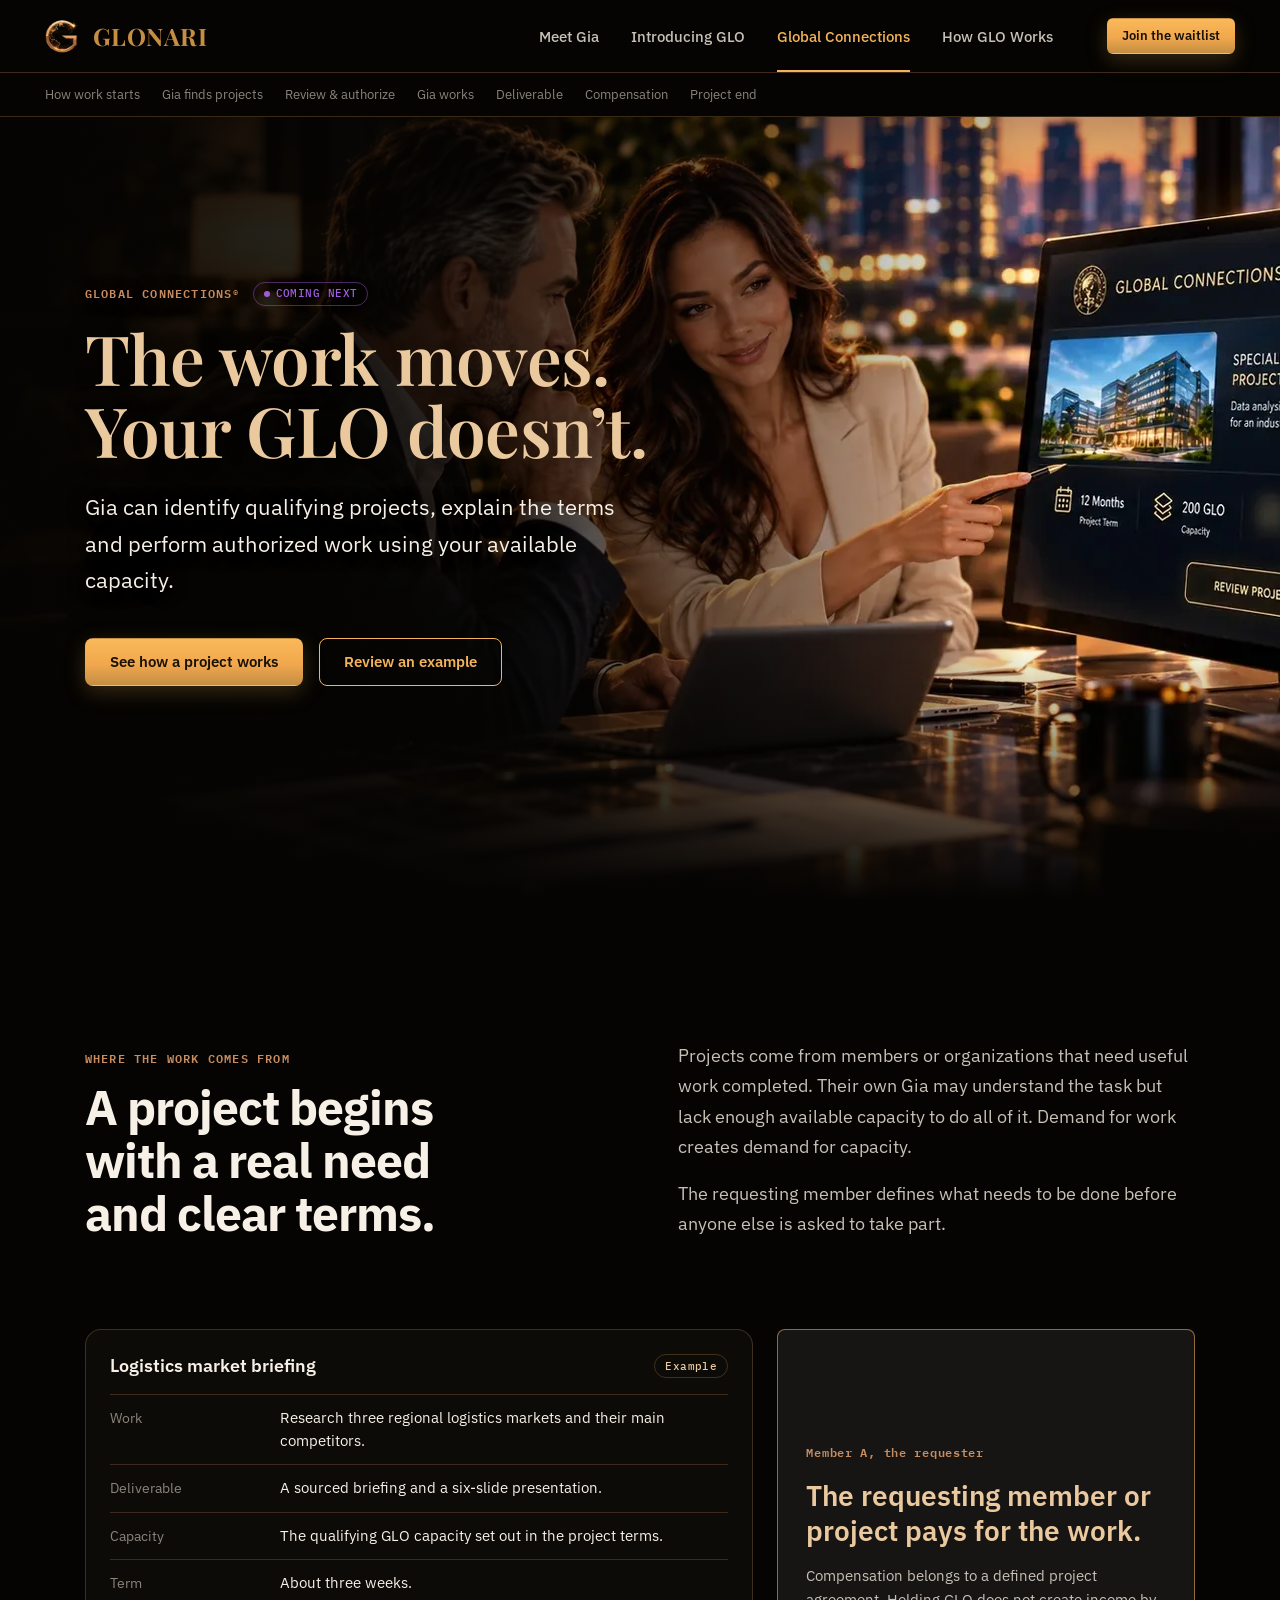
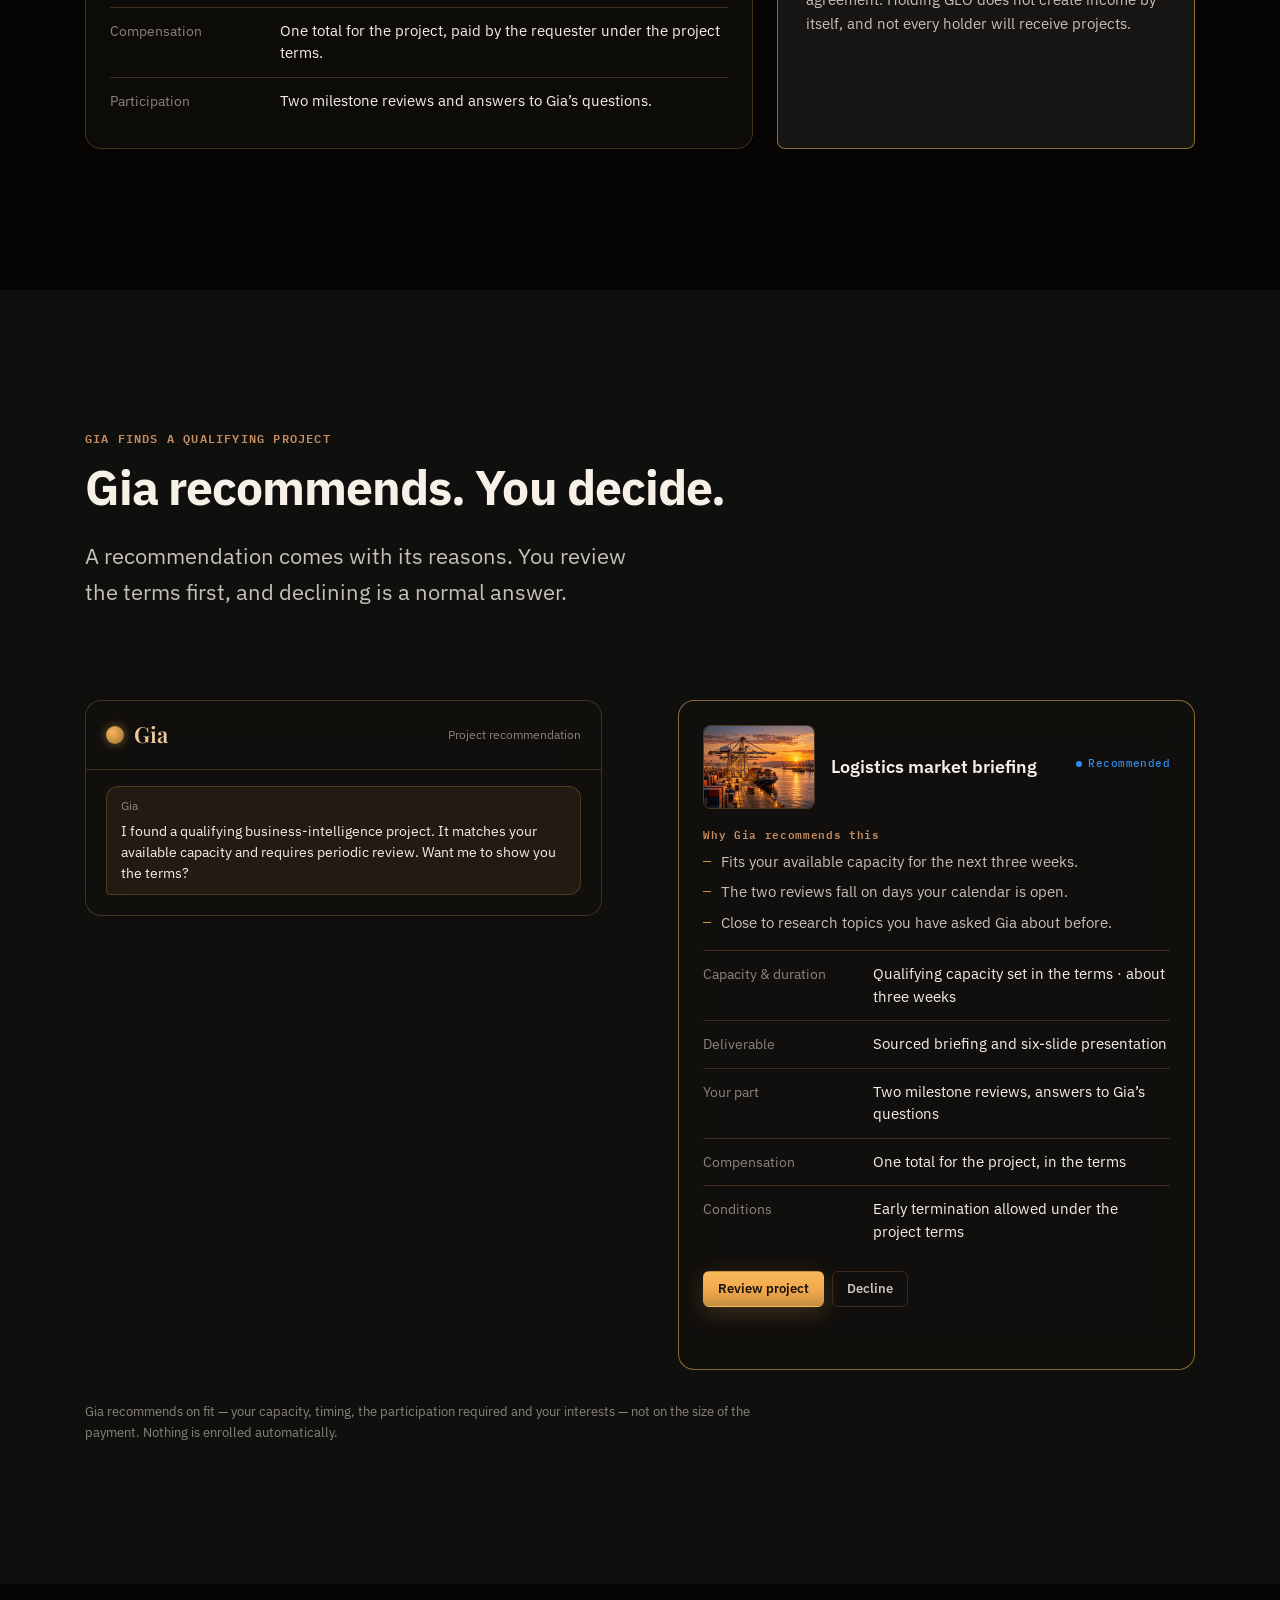
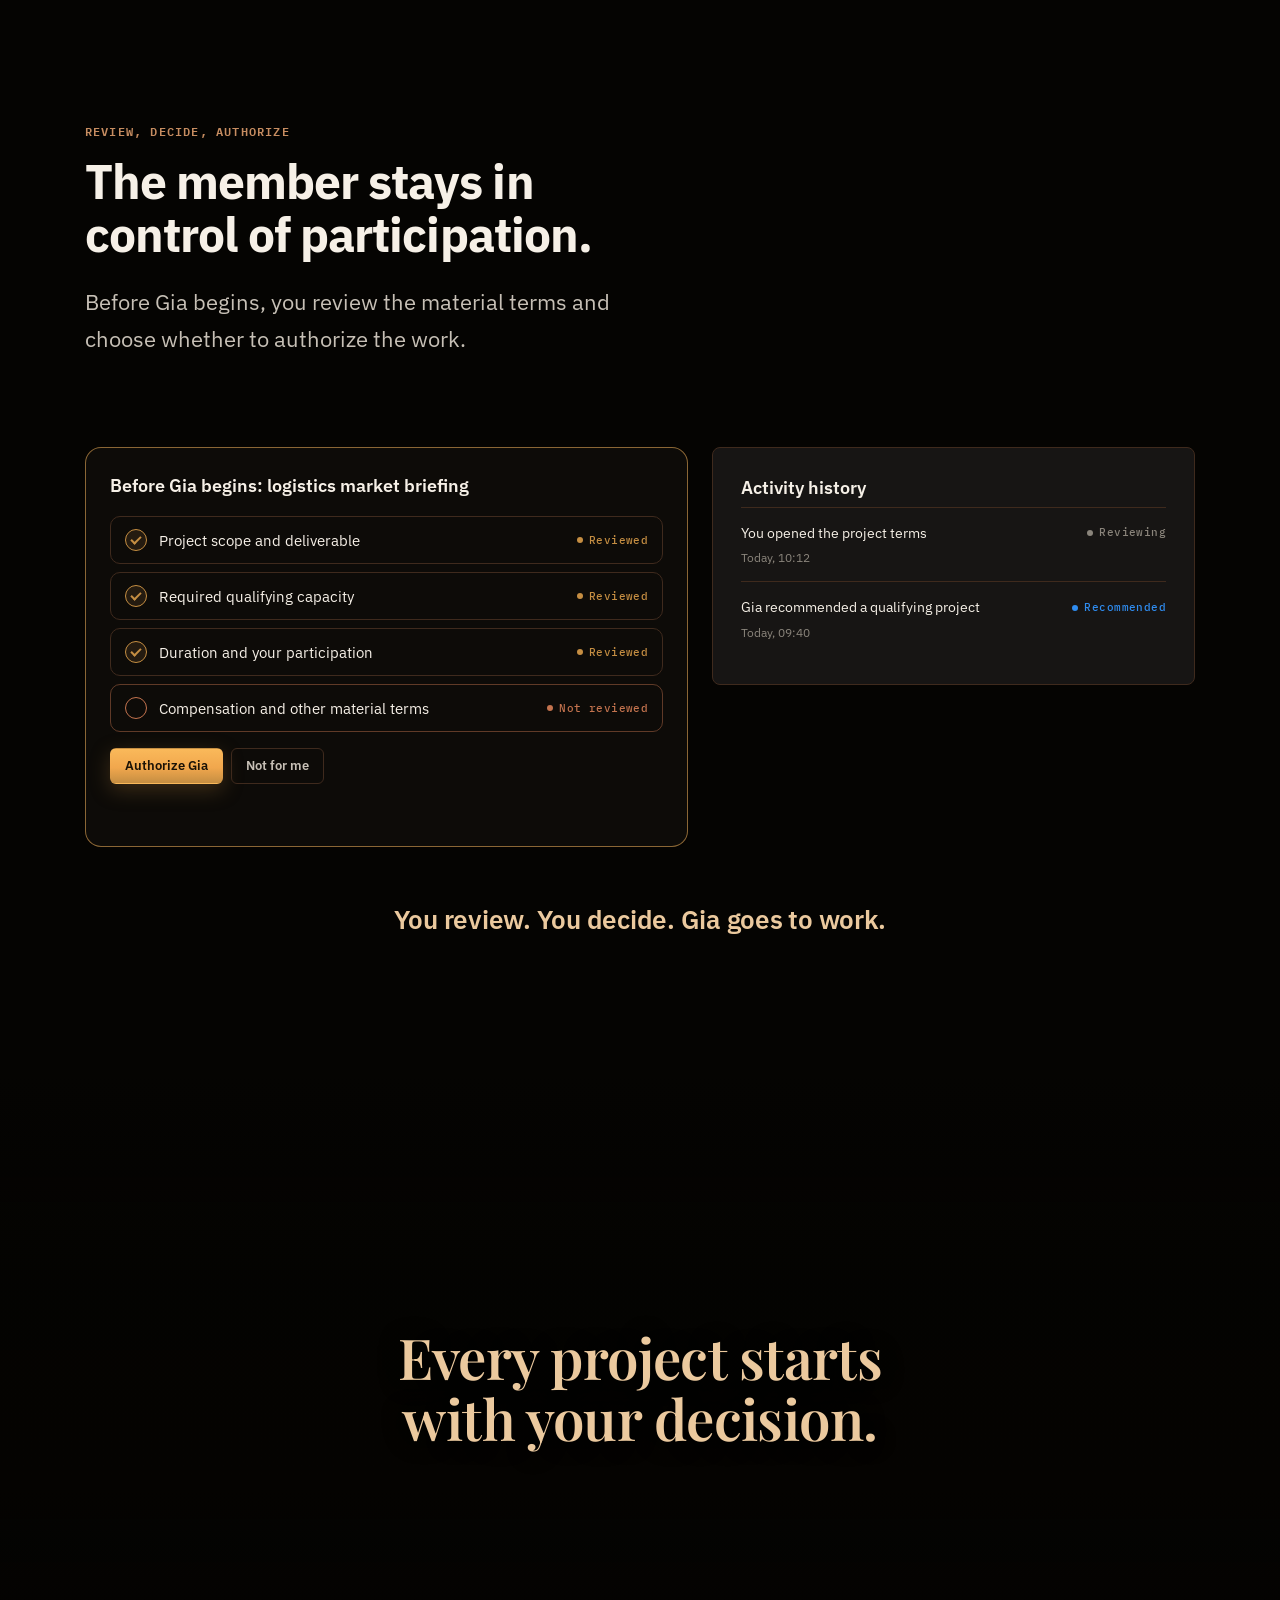
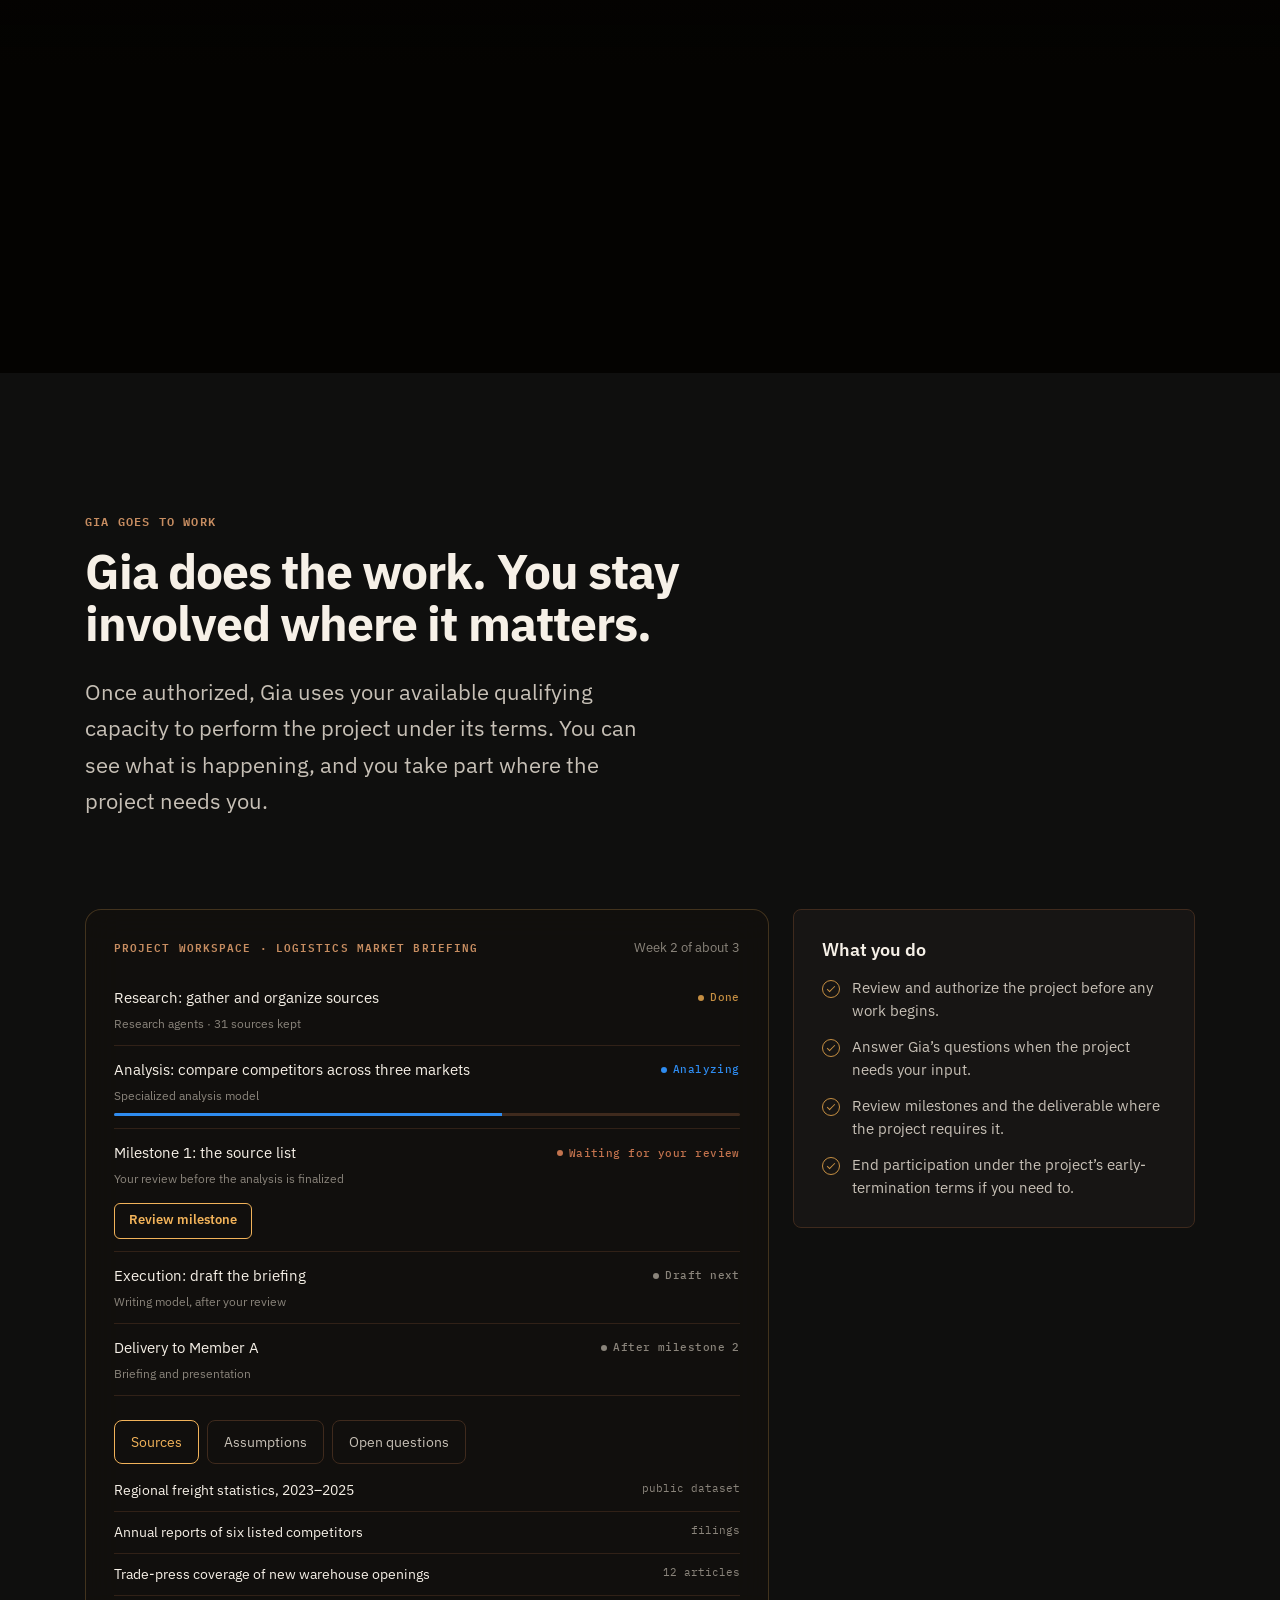
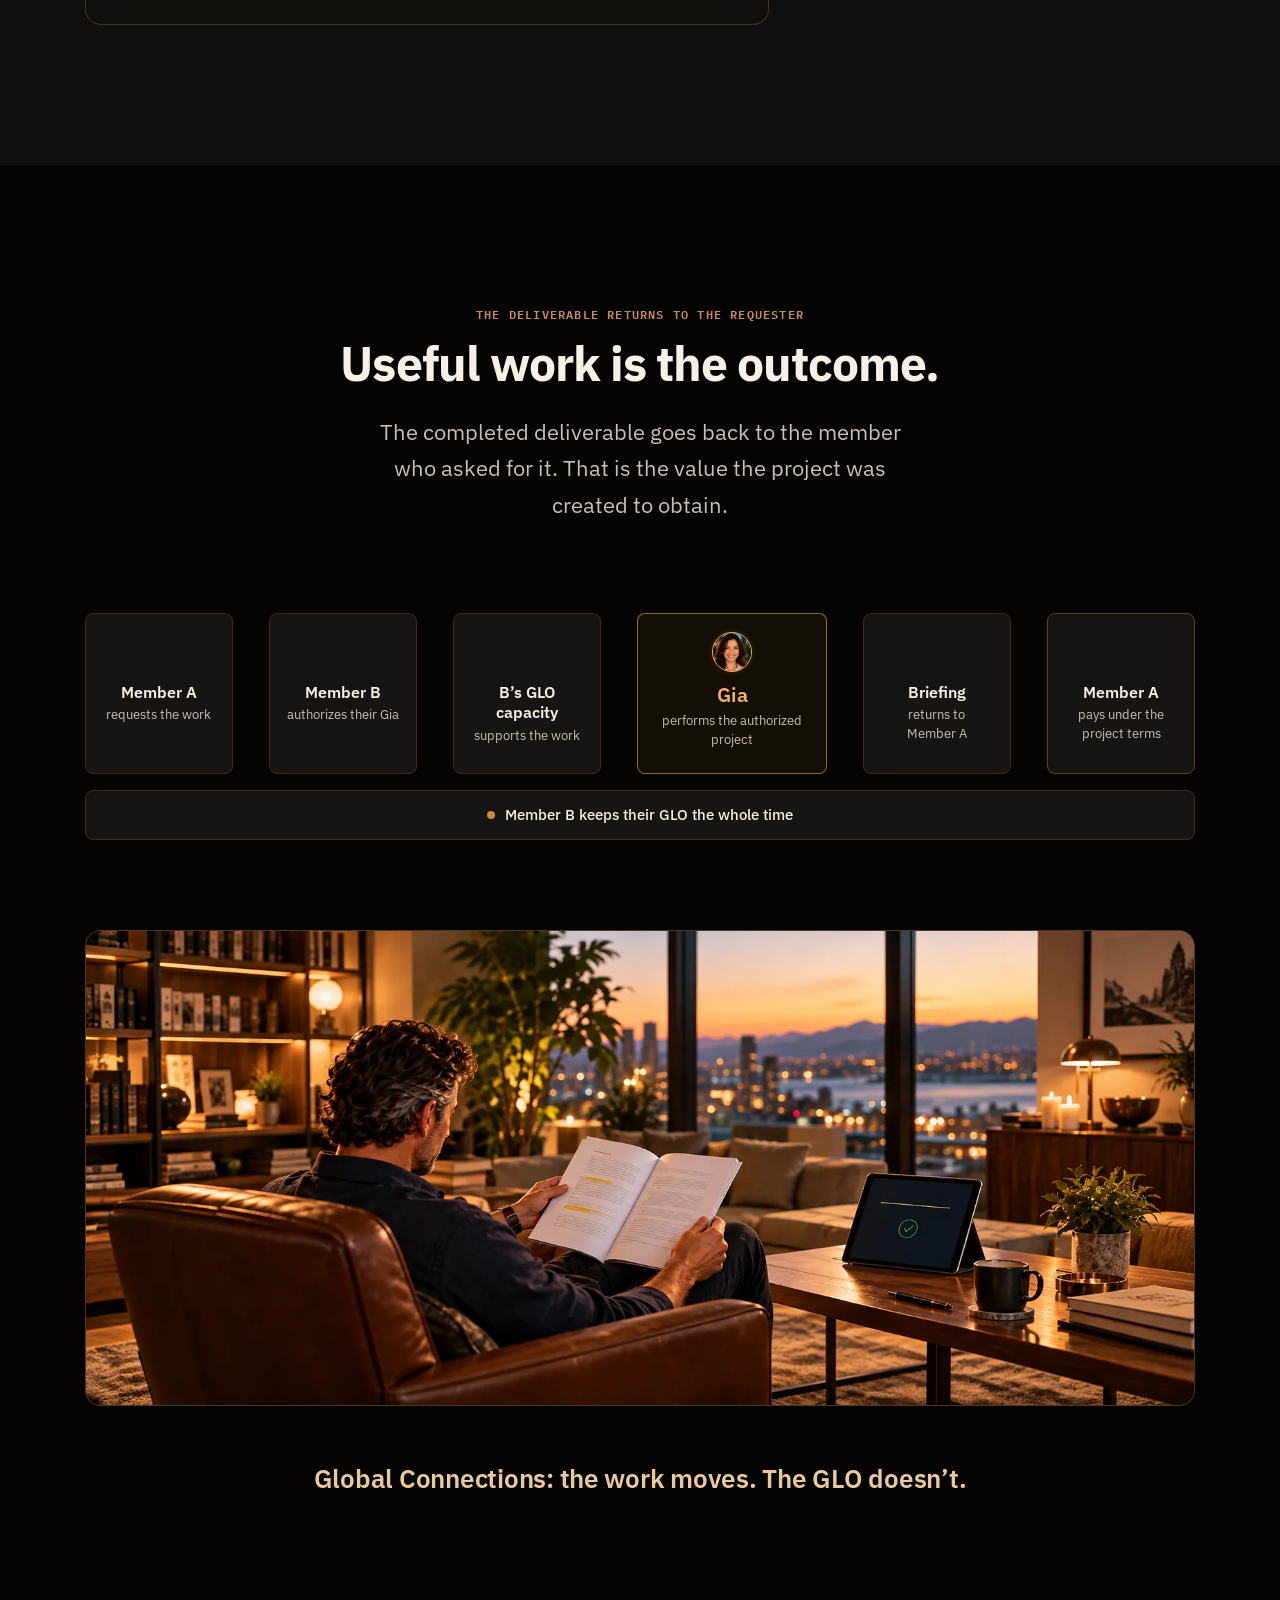
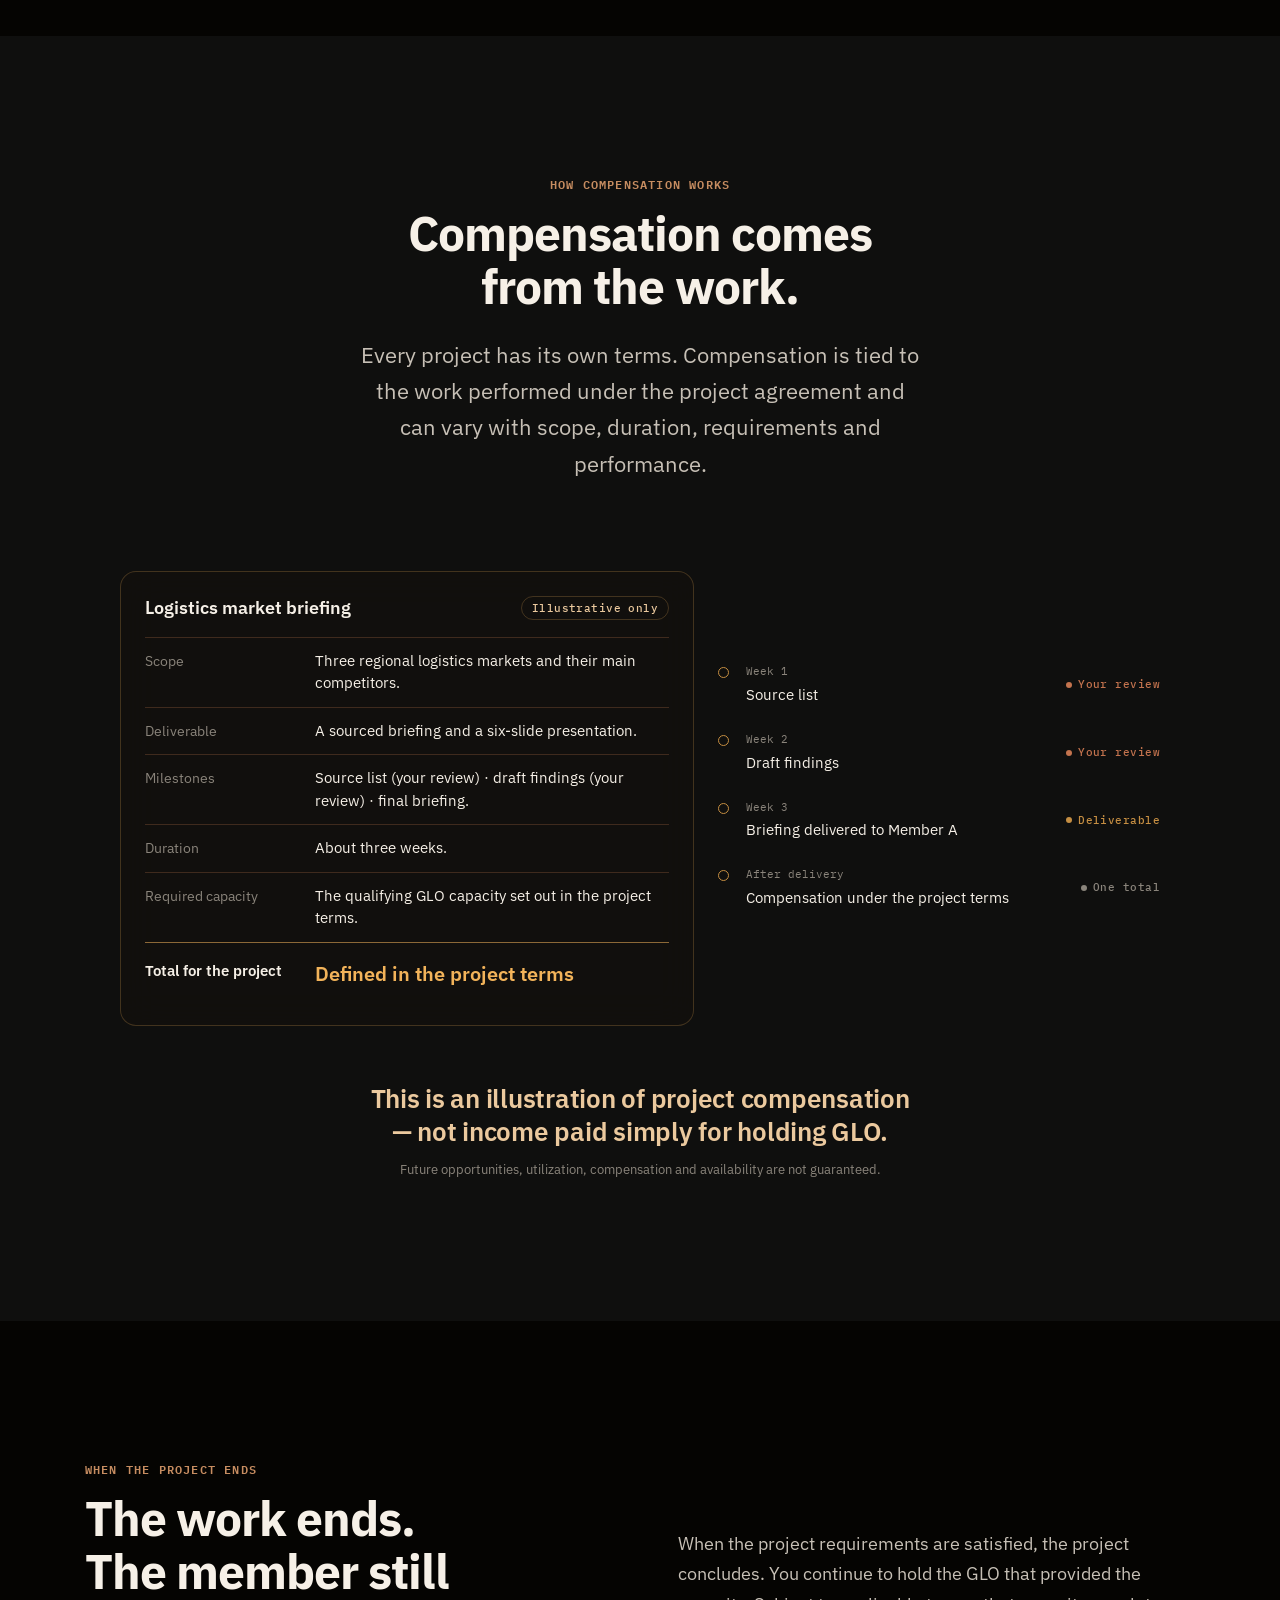
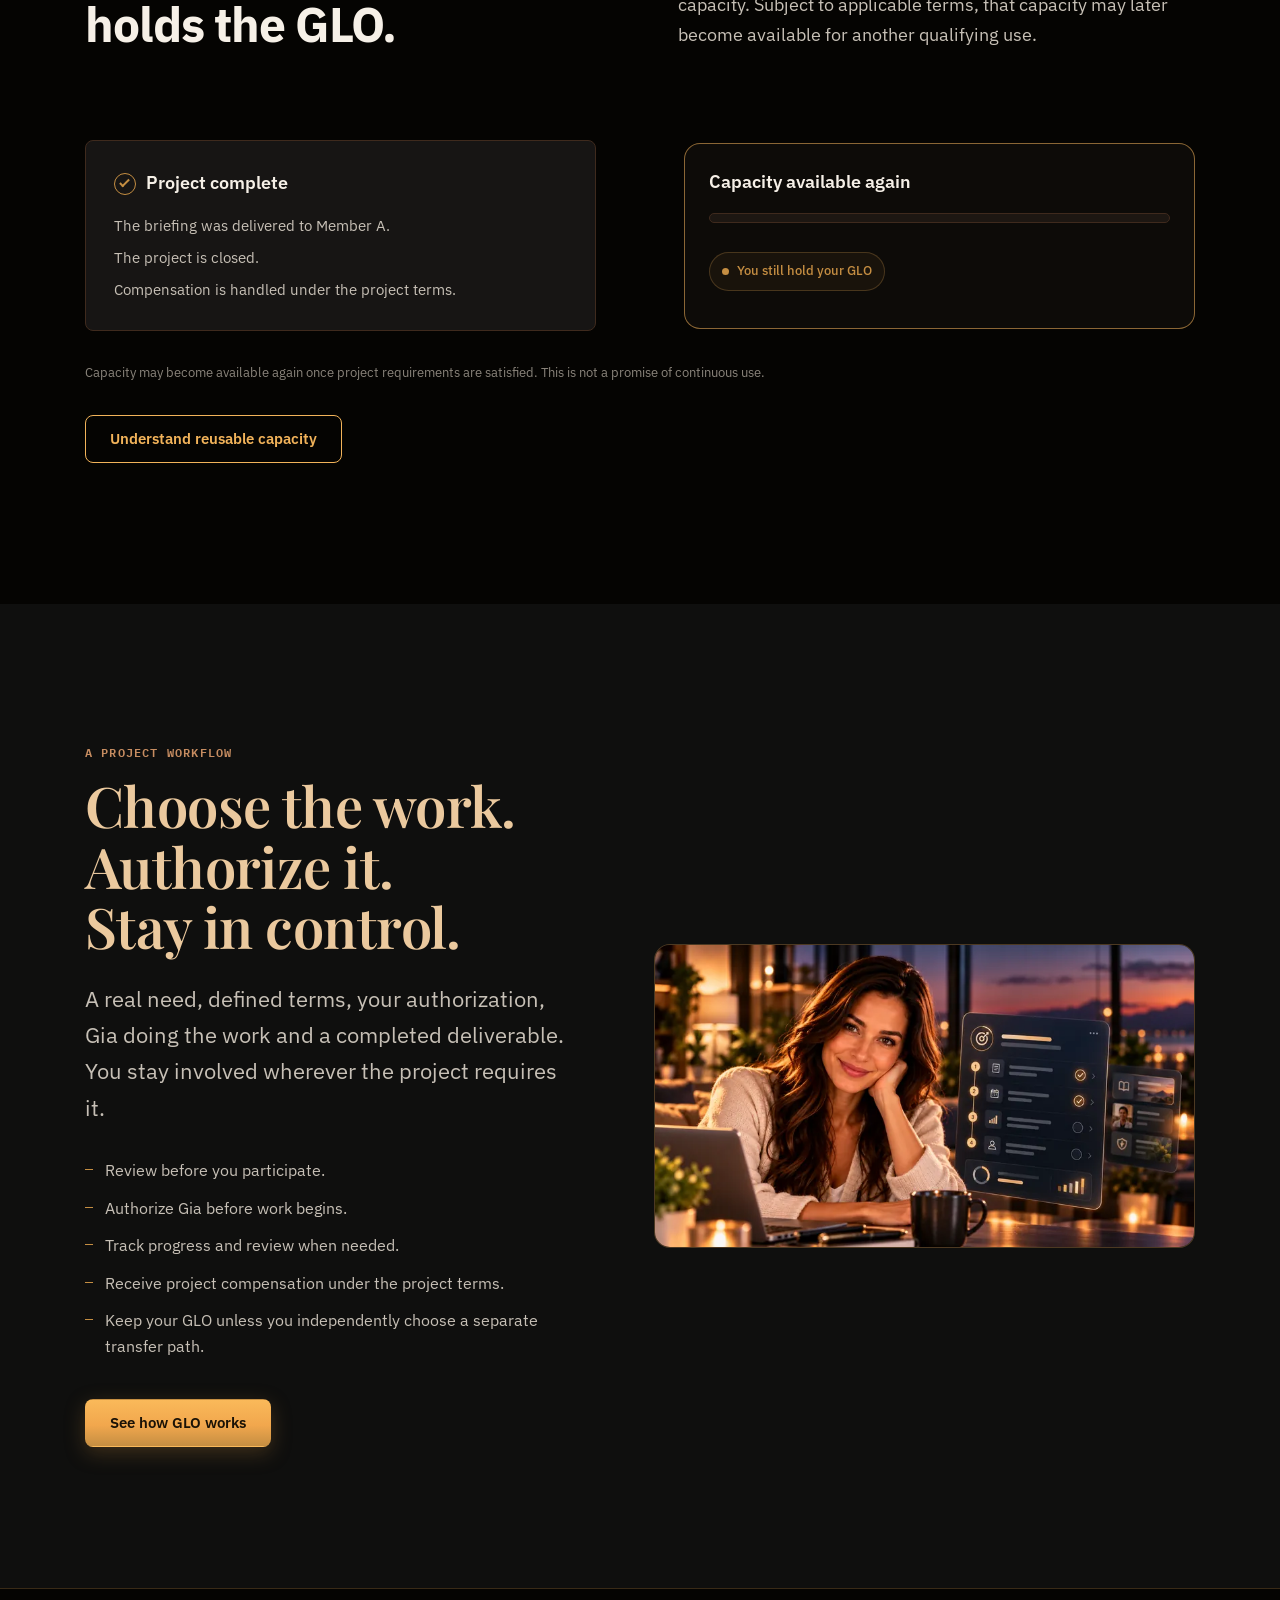
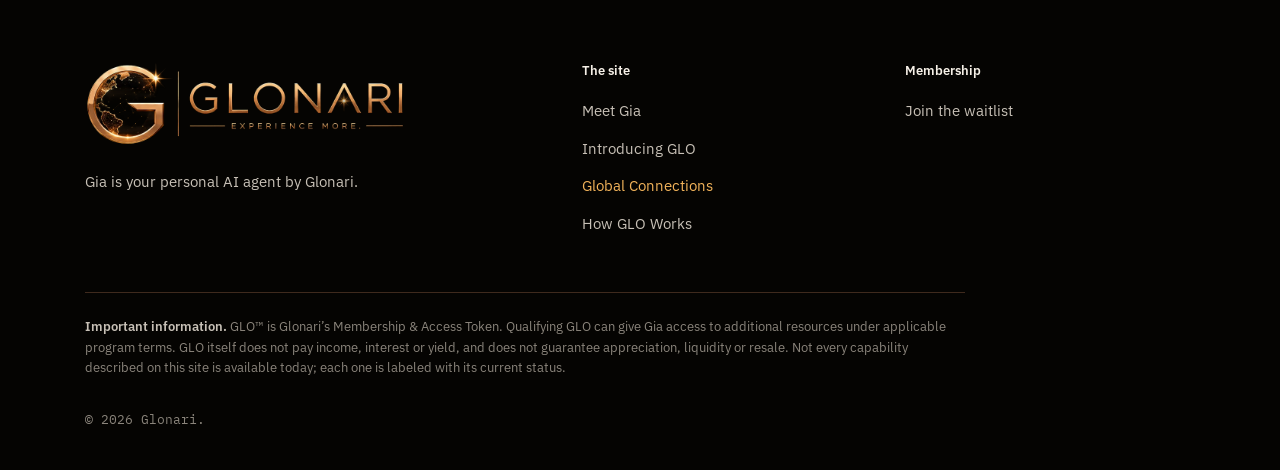
<file: global-connections.html>
<!DOCTYPE html>
<html lang="en">
<head>
<meta charset="utf-8">
<meta name="viewport" content="width=device-width, initial-scale=1, viewport-fit=cover">
<meta name="robots" content="noindex">
<title>Global Connections</title>
<meta name="description" content="Gia can identify qualifying projects, explain the terms and perform authorized work using your available capacity. The work moves; your GLO doesn’t.">
<link rel="preconnect" href="https://fonts.googleapis.com">
<link rel="preconnect" href="https://fonts.gstatic.com" crossorigin>
<link href="https://fonts.googleapis.com/css2?family=IBM+Plex+Mono:wght@500;600&amp;family=IBM+Plex+Sans:wght@400;500;600;700&amp;family=Playfair+Display:wght@500;600;700&amp;display=swap" rel="stylesheet">
<link rel="icon" href="assets/logo/favicon-32.png" sizes="32x32" type="image/png">
<link rel="apple-touch-icon" href="assets/logo/favicon-180.png">
<link rel="stylesheet" href="css/tokens.css">
<link rel="stylesheet" href="css/base.css">
<link rel="stylesheet" href="css/components.css">
<link rel="stylesheet" href="css/shell.css">
<link rel="stylesheet" href="css/pages/global-connections.css">
</head>
<body class="no-js" data-page="global-connections">
<a class="sr-only" href="#main">Skip to content</a>

<!-- shell:header -->
<header class="site-header">
  <div class="site-header__row">
    <a class="brand" href="index.html" aria-label="Glonari, Meet Gia">
      <img class="brand__mark" src="assets/logo/glonari-mark.webp" width="192" height="192" alt="">
      <span class="brand__name">Glonari</span>
    </a>
    <nav class="site-nav" aria-label="Site">
        <a href="index.html">Meet Gia</a>
        <a href="glo.html">Introducing GLO</a>
        <a href="global-connections.html" aria-current="page">Global Connections</a>
        <a href="how-glo-works.html">How GLO Works</a>
    </nav>
    <a class="btn btn--primary btn--sm header-cta" href="index.html#join">Join the waitlist</a>
    <button class="menu-toggle" type="button" aria-expanded="false" aria-controls="mobile-menu" aria-label="Open menu"><span></span></button>
  </div>
  <div class="subnav">
    <nav class="subnav__inner" aria-label="On this page">
        <a href="#work-starts">How work starts</a>
        <a href="#gia-finds">Gia finds projects</a>
        <a href="#authorize">Review &amp; authorize</a>
        <a href="#gia-works">Gia works</a>
        <a href="#deliverable">Deliverable</a>
        <a href="#compensation">Compensation</a>
        <a href="#project-end">Project end</a>
    </nav>
  </div>
  <div class="progress" aria-hidden="true"></div>
</header>
<div class="mobile-menu" id="mobile-menu">
  <nav aria-label="Site">
    <ul class="mm">
      <li class="mm__page"><a href="index.html">Meet Gia</a></li>
      <li class="mm__page"><a href="glo.html">Introducing GLO</a></li>
      <li class="mm__page is-current"><a href="global-connections.html" aria-current="page">Global Connections</a>
        <ul class="mm__sections" aria-label="On this page">
          <li><a href="#work-starts">How work starts</a></li>
          <li><a href="#gia-finds">Gia finds projects</a></li>
          <li><a href="#authorize">Review &amp; authorize</a></li>
          <li><a href="#gia-works">Gia works</a></li>
          <li><a href="#deliverable">Deliverable</a></li>
          <li><a href="#compensation">Compensation</a></li>
          <li><a href="#project-end">Project end</a></li>
        </ul>
      </li>
      <li class="mm__page"><a href="how-glo-works.html">How GLO Works</a></li>
    </ul>
  </nav>
  <a class="btn btn--primary" href="index.html#join">Join the waitlist</a>
</div>
<!-- /shell:header -->

<main id="main">

<!-- 01 HERO -->
<section class="page-hero" id="intro" aria-labelledby="intro-title">
  <div class="page-hero__media" style="--focus: 68% 45%">
    <picture>
      <source type="image/webp" srcset="assets/images/hero-gc-800.webp 800w, assets/images/hero-gc-1600.webp 1600w" sizes="100vw">
      <img src="assets/images/hero-gc-1600.jpg" srcset="assets/images/hero-gc-800.jpg 800w, assets/images/hero-gc-1600.jpg 1600w" sizes="100vw" width="1600" height="900" alt="" fetchpriority="high">
    </picture>
  </div>
  <div class="container">
    <div class="page-hero__text">
      <p class="eyebrow gc-eyebrow">Global Connections&reg; <span class="badge badge--next">Coming next</span></p>
      <h1 class="page-hero__title" id="intro-title">The work moves. Your GLO doesn&rsquo;t.</h1>
      <p class="lead">Gia can identify qualifying projects, explain the terms and perform authorized work using your available capacity.</p>
      <div class="btn-row btn-row--stack">
        <a class="btn btn--primary" href="#work-starts">See how a project works</a>
        <a class="btn btn--secondary" href="#compensation">Review an example</a>
      </div>
    </div>
  </div>
</section>

<!-- 02 WHERE THE WORK COMES FROM -->
<section class="section section--deep" id="work-starts" aria-labelledby="starts-title">
  <div class="container">
    <div class="split gc-intro">
      <header class="reveal">
        <p class="eyebrow">Where the work comes from</p>
        <h2 class="h2" id="starts-title">A project begins with a real need and clear terms.</h2>
      </header>
      <div class="gc-intro__body">
        <p class="body">Projects come from members or organizations that need useful work completed. Their own Gia may understand the task but lack enough available capacity to do all of it. Demand for work creates demand for capacity.</p>
        <p class="body">The requesting member defines what needs to be done before anyone else is asked to take part.</p>
      </div>
    </div>

    <div class="gc-define gap-major">
      <div class="glass terms" aria-label="Example project definition">
        <div class="terms__head"><p class="terms__title">Logistics market briefing</p><span class="badge badge--plain">Example</span></div>
        <dl class="terms__list">
          <div class="terms__row"><dt>Work</dt><dd>Research three regional logistics markets and their main competitors.</dd></div>
          <div class="terms__row"><dt>Deliverable</dt><dd>A sourced briefing and a six-slide presentation.</dd></div>
          <div class="terms__row"><dt>Capacity</dt><dd>The qualifying GLO capacity set out in the project terms.</dd></div>
          <div class="terms__row"><dt>Term</dt><dd>About three weeks.</dd></div>
          <div class="terms__row"><dt>Compensation</dt><dd>One total for the project, paid by the requester under the project terms.</dd></div>
          <div class="terms__row"><dt>Participation</dt><dd>Two milestone reviews and answers to Gia’s questions.</dd></div>
        </dl>
      </div>
      <aside class="card card--key gc-payer">
        <p class="gc-payer__who">Member&nbsp;A, the requester</p>
        <p class="gc-payer__line">The requesting member or project pays for the work.</p>
        <p class="small">Compensation belongs to a defined project agreement. Holding GLO does not create income by itself, and not every holder will receive projects.</p>
      </aside>
    </div>
  </div>
</section>

<!-- 03 GIA FINDS A QUALIFYING PROJECT -->
<section class="section" id="gia-finds" aria-labelledby="finds-title">
  <div class="container">
    <header class="reveal gc-head">
      <p class="eyebrow">Gia finds a qualifying project</p>
      <h2 class="h2" id="finds-title">Gia recommends. You decide.</h2>
      <p class="lead">A recommendation comes with its reasons. You review the terms first, and declining is a normal answer.</p>
    </header>

    <div class="split gc-rec gap-major">
      <div class="glass gc-rec__chat">
        <div class="gc-chat__head"><span class="gia-dot"></span><span class="gc-chat__name">Gia</span><span class="gc-chat__sub">Project recommendation</span></div>
        <div class="bubble bubble--gia"><span class="gia-tag">Gia</span>I found a qualifying business-intelligence project. It matches your available capacity and requires periodic review. Want me to show you the terms?</div>
      </div>

      <article class="glass is-active gc-card" id="gc-rec" aria-labelledby="rec-title">
        <div class="gc-card__top">
          <figure class="media-frame card__photo" style="--ratio: 4 / 3">
            <div class="media-frame__box">
              <picture>
                <source type="image/webp" srcset="assets/images/gc-project-port-800.webp 800w, assets/images/gc-project-port-1448.webp 1448w" sizes="112px">
                <img src="assets/images/gc-project-port-800.jpg" srcset="assets/images/gc-project-port-800.jpg 800w, assets/images/gc-project-port-1448.jpg 1448w" sizes="112px" width="1448" height="1086" alt="" loading="lazy" decoding="async">
              </picture>
            </div>
          </figure>
          <div class="terms__head"><h3 class="terms__title" id="rec-title">Logistics market briefing</h3><span class="status status--working" id="gc-rec-state">Recommended</span></div>
        </div>
        <div class="gc-card__why">
          <p class="gc-card__label">Why Gia recommends this</p>
          <ul class="gc-why">
            <li>Fits your available capacity for the next three weeks.</li>
            <li>The two reviews fall on days your calendar is open.</li>
            <li>Close to research topics you have asked Gia about before.</li>
          </ul>
        </div>
        <dl class="terms__list">
          <div class="terms__row"><dt>Capacity &amp; duration</dt><dd>Qualifying capacity set in the terms · about three weeks</dd></div>
          <div class="terms__row"><dt>Deliverable</dt><dd>Sourced briefing and six-slide presentation</dd></div>
          <div class="terms__row"><dt>Your part</dt><dd>Two milestone reviews, answers to Gia’s questions</dd></div>
          <div class="terms__row"><dt>Compensation</dt><dd>One total for the project, in the terms</dd></div>
          <div class="terms__row"><dt>Conditions</dt><dd>Early termination allowed under the project terms</dd></div>
        </dl>
        <div class="btn-row gc-card__actions" id="gc-rec-actions">
          <a class="btn btn--primary btn--sm" href="#authorize" data-rec="review">Review project</a>
          <button class="btn btn--ghost btn--sm" type="button" data-rec="decline">Decline</button>
        </div>
        <p class="gc-card__msg" id="gc-rec-msg" aria-live="polite"></p>
      </article>
    </div>
    <p class="caption gc-note">Gia recommends on fit — your capacity, timing, the participation required and your interests — not on the size of the payment. Nothing is enrolled automatically.</p>
  </div>
</section>

<!-- 04 REVIEW, DECIDE, AUTHORIZE -->
<section class="section section--deep" id="authorize" aria-labelledby="auth-title">
  <div class="container">
    <header class="reveal gc-head">
      <p class="eyebrow">Review, decide, authorize</p>
      <h2 class="h2" id="auth-title">The member stays in control of participation.</h2>
      <p class="lead">Before Gia begins, you review the material terms and choose whether to authorize the work.</p>
    </header>

    <div class="gc-auth gap-major">
      <div class="glass approval is-active" data-approval data-log="#gc-log" data-subject="the logistics market briefing">
        <p class="approval__title">Before Gia begins: logistics market briefing</p>
        <ul class="approval__list">
          <li class="approval__item"><label><input class="approval__check" type="checkbox" checked><span class="approval__label">Project scope and deliverable</span></label><span data-state></span></li>
          <li class="approval__item"><label><input class="approval__check" type="checkbox" checked><span class="approval__label">Required qualifying capacity</span></label><span data-state></span></li>
          <li class="approval__item"><label><input class="approval__check" type="checkbox" checked><span class="approval__label">Duration and your participation</span></label><span data-state></span></li>
          <li class="approval__item"><label><input class="approval__check" type="checkbox"><span class="approval__label">Compensation and other material terms</span></label><span data-state></span></li>
        </ul>
        <div class="approval__actions">
          <button class="btn btn--primary btn--sm" type="button" data-approval-authorize>Authorize Gia</button>
          <button class="btn btn--ghost btn--sm" type="button" data-approval-decline>Not for me</button>
        </div>
        <div class="approval__confirm" hidden>
          <p>Authorize Gia to start the logistics market briefing under these terms? Gia will bring questions and both milestones back to you.</p>
          <div class="btn-row" style="gap:8px">
            <button class="btn btn--primary btn--sm" type="button" data-approval-confirm>Confirm and authorize</button>
            <button class="btn btn--ghost btn--sm" type="button" data-approval-back>Go back</button>
          </div>
        </div>
        <p class="approval__msg" aria-live="polite"></p>
        <button class="btn btn--ghost btn--sm" type="button" data-approval-reset hidden>Start over</button>
      </div>

      <div class="card gc-history">
        <h3 class="h4">Activity history</h3>
        <ul class="log" id="gc-log">
          <li>You opened the project terms<small>Today, 10:12</small><span class="status status--muted">Reviewing</span></li>
          <li>Gia recommended a qualifying project<small>Today, 09:40</small><span class="status status--working">Recommended</span></li>
        </ul>
      </div>
    </div>
    <p class="principle principle--center gc-principle" data-shine>You review. You decide. Gia goes to work.</p>
  </div>
</section>

<!-- VISTA: photo breather (not in the section menu) -->
<section class="vista" id="vista-works" data-nav="authorize">
  <picture class="vista__media" data-vista>
    <source type="image/webp" data-srcset="assets/images/vista-gc-800.webp 800w, assets/images/vista-gc-1600.webp 1600w, assets/images/vista-gc-2400.webp 2400w" sizes="(max-aspect-ratio: 16/9) 178vh, 100vw">
    <img data-src="assets/images/vista-gc-1600.jpg" data-srcset="assets/images/vista-gc-800.jpg 800w, assets/images/vista-gc-1600.jpg 1600w, assets/images/vista-gc-2400.jpg 2400w" sizes="(max-aspect-ratio: 16/9) 178vh, 100vw" width="2400" height="1350" alt="" loading="lazy" decoding="async">
  </picture>
  <noscript><picture class="vista__media">
    <source type="image/webp" srcset="assets/images/vista-gc-800.webp 800w, assets/images/vista-gc-1600.webp 1600w, assets/images/vista-gc-2400.webp 2400w" sizes="(max-aspect-ratio: 16/9) 178vh, 100vw">
    <img src="assets/images/vista-gc-1600.jpg" srcset="assets/images/vista-gc-800.jpg 800w, assets/images/vista-gc-1600.jpg 1600w, assets/images/vista-gc-2400.jpg 2400w" sizes="(max-aspect-ratio: 16/9) 178vh, 100vw" width="2400" height="1350" alt="" loading="lazy" decoding="async">
  </picture></noscript>
  <p class="vista__line reveal">Every project starts with your decision.</p>
</section>

<!-- 05 GIA GOES TO WORK -->
<section class="section" id="gia-works" aria-labelledby="works-title">
  <div class="container">
    <header class="reveal gc-head">
      <p class="eyebrow">Gia goes to work</p>
      <h2 class="h2" id="works-title">Gia does the work. You stay involved where it matters.</h2>
      <p class="lead">Once authorized, Gia uses your available qualifying capacity to perform the project under its terms. You can see what is happening, and you take part where the project needs you.</p>
    </header>

    <div class="gc-work gap-major">
      <div class="glass ws__pane gc-ws" aria-label="Example project workspace">
        <div class="gc-ws__top"><p class="ws__label">Project workspace · Logistics market briefing</p><span class="caption">Week 2 of about 3</span></div>
        <ul class="tasks">
          <li>Research: gather and organize sources<small>Research agents · 31 sources kept</small><span class="status status--ready">Done</span></li>
          <li>Analysis: compare competitors across three markets<small>Specialized analysis model</small><span class="status status--working">Analyzing</span><span class="bar"><i></i></span></li>
          <li id="gc-milestone">Milestone 1: the source list<small>Your review before the analysis is finalized</small><span class="status status--review">Waiting for your review</span><button class="btn btn--secondary btn--sm gc-ms-btn" type="button" data-milestone>Review milestone</button></li>
          <li>Execution: draft the briefing<small>Writing model, after your review</small><span class="status status--muted">Draft next</span></li>
          <li>Delivery to Member&nbsp;A<small>Briefing and presentation</small><span class="status status--muted">After milestone 2</span></li>
        </ul>
        <div class="gc-inspect">
          <div class="tabs gc-tabs" role="tablist" aria-label="Inspect the work">
            <button class="tab" role="tab" id="gct-src" aria-controls="gcp-src" aria-selected="true">Sources</button>
            <button class="tab" role="tab" id="gct-asm" aria-controls="gcp-asm" aria-selected="false" tabindex="-1">Assumptions</button>
            <button class="tab" role="tab" id="gct-q" aria-controls="gcp-q" aria-selected="false" tabindex="-1">Open questions</button>
          </div>
          <div class="gc-panel" role="tabpanel" id="gcp-src" aria-labelledby="gct-src">
            <ul class="gc-list"><li>Regional freight statistics, 2023–2025 <span>public dataset</span></li><li>Annual reports of six listed competitors <span>filings</span></li><li>Trade-press coverage of new warehouse openings <span>12 articles</span></li></ul>
          </div>
          <div class="gc-panel" role="tabpanel" id="gcp-asm" aria-labelledby="gct-asm" hidden>
            <ul class="gc-list"><li>Private competitors are compared on public information only.</li><li>Market size uses the more conservative of two estimates.</li></ul>
          </div>
          <div class="gc-panel" role="tabpanel" id="gcp-q" aria-labelledby="gct-q" hidden>
            <ul class="gc-list"><li>Should the briefing include cross-border routes? <span>for you</span></li><li>Which of the three markets should lead the presentation? <span>for you</span></li></ul>
          </div>
        </div>
      </div>

      <aside class="card gc-role" aria-labelledby="role-title">
        <h3 class="h4" id="role-title">What you do</h3>
        <ul class="gc-role__list">
          <li>Review and authorize the project before any work begins.</li>
          <li>Answer Gia’s questions when the project needs your input.</li>
          <li>Review milestones and the deliverable where the project requires it.</li>
          <li>End participation under the project’s early-termination terms if you need to.</li>
        </ul>
      </aside>
    </div>
  </div>
</section>

<!-- 06 THE DELIVERABLE RETURNS TO THE REQUESTER -->
<section class="section section--deep" id="deliverable" aria-labelledby="deliv-title">
  <div class="container">
    <header class="head--center reveal">
      <p class="eyebrow">The deliverable returns to the requester</p>
      <h2 class="h2" id="deliv-title">Useful work is the outcome.</h2>
      <p class="lead">The completed deliverable goes back to the member who asked for it. That is the value the project was created to obtain.</p>
    </header>
    <ol class="flow gap-major" data-draw>
      <li class="flow__node"><svg class="flow__icon" width="24" height="24" viewBox="0 0 24 24" fill="none" stroke="currentColor" stroke-width="1.5" stroke-linecap="round" stroke-linejoin="round" aria-hidden="true" focusable="false"><circle cx="12" cy="8" r="3.5" vector-effect="non-scaling-stroke"/><path d="M5 20c0-3.9 3.1-7 7-7s7 3.1 7 7" vector-effect="non-scaling-stroke"/></svg><span class="flow__title">Member&nbsp;A</span><span class="flow__sub">requests the work</span></li>
      <li class="flow__node"><svg class="flow__icon" width="24" height="24" viewBox="0 0 24 24" fill="none" stroke="currentColor" stroke-width="1.5" stroke-linecap="round" stroke-linejoin="round" aria-hidden="true" focusable="false"><circle cx="12" cy="8" r="3.5" vector-effect="non-scaling-stroke"/><path d="M5 20c0-3.9 3.1-7 7-7s7 3.1 7 7" vector-effect="non-scaling-stroke"/></svg><span class="flow__title">Member&nbsp;B</span><span class="flow__sub">authorizes their Gia</span></li>
      <li class="flow__node"><svg class="flow__icon" width="24" height="24" viewBox="0 0 24 24" fill="none" stroke="currentColor" stroke-width="1.5" stroke-linecap="round" stroke-linejoin="round" aria-hidden="true" focusable="false"><circle cx="12" cy="12" r="4" vector-effect="non-scaling-stroke"/><path d="M20 12A8 8 0 1 1 12 4" vector-effect="non-scaling-stroke"/></svg><span class="flow__title">B’s GLO capacity</span><span class="flow__sub">supports the work</span></li>
      <li class="flow__node is-key"><div class="flow__icon flow__icon--gia" aria-hidden="true"><div class="gia-core"><div class="gia-core__photo"><picture><source srcset="assets/images/gia.webp" type="image/webp"><img src="assets/images/gia.png" alt="" width="400" height="400" loading="lazy" decoding="async"></picture></div></div></div><span class="flow__title">Gia</span><span class="flow__sub">performs the authorized project</span></li>
      <li class="flow__node"><svg class="flow__icon" width="24" height="24" viewBox="0 0 24 24" fill="none" stroke="currentColor" stroke-width="1.5" stroke-linecap="round" stroke-linejoin="round" aria-hidden="true" focusable="false"><rect x="6" y="4" width="12" height="16" rx="2" vector-effect="non-scaling-stroke"/><path d="M9 8.5H15" vector-effect="non-scaling-stroke"/><path d="M9 12H15" vector-effect="non-scaling-stroke"/><path d="M10 15.5l1.5 1.5 3-3" vector-effect="non-scaling-stroke"/></svg><span class="flow__title">Briefing</span><span class="flow__sub">returns to Member&nbsp;A</span></li>
      <li class="flow__node is-end"><svg class="flow__icon" width="24" height="24" viewBox="0 0 24 24" fill="none" stroke="currentColor" stroke-width="1.5" stroke-linecap="round" stroke-linejoin="round" aria-hidden="true" focusable="false"><circle cx="12" cy="8" r="3.5" vector-effect="non-scaling-stroke"/><path d="M5 20c0-3.9 3.1-7 7-7s7 3.1 7 7" vector-effect="non-scaling-stroke"/></svg><span class="flow__title">Member&nbsp;A</span><span class="flow__sub">pays under the project terms</span></li>
    </ol>
    <p class="flow-keep">Member&nbsp;B keeps their GLO the whole time</p>
    <figure class="media-frame media-frame--wide gap-major" style="--focus: 20% 50%">
      <div class="media-frame__box" data-parallax>
        <picture>
          <source type="image/webp" srcset="assets/images/gc-deliverable-800.webp 800w, assets/images/gc-deliverable-1600.webp 1600w" sizes="(max-width: 1200px) 100vw, 1200px">
          <img src="assets/images/gc-deliverable-1600.jpg" srcset="assets/images/gc-deliverable-800.jpg 800w, assets/images/gc-deliverable-1600.jpg 1600w" sizes="(max-width: 1200px) 100vw, 1200px" width="1600" height="686" loading="lazy" decoding="async" alt="A man in an armchair reading the finished briefing, a tablet beside him showing the task complete">
        </picture>
      </div>
    </figure>
    <p class="principle principle--center gc-principle" data-shine>Global Connections: the work moves. The GLO doesn’t.</p>
  </div>
</section>

<!-- 07 HOW COMPENSATION WORKS -->
<section class="section" id="compensation" aria-labelledby="comp-title">
  <div class="container">
    <header class="head--center reveal">
      <p class="eyebrow">How compensation works</p>
      <h2 class="h2" id="comp-title">Compensation comes from the work.</h2>
      <p class="lead">Every project has its own terms. Compensation is tied to the work performed under the project agreement and can vary with scope, duration, requirements and performance.</p>
    </header>

    <div class="gc-comp gap-major">
      <div class="glass terms">
        <div class="terms__head"><p class="terms__title">Logistics market briefing</p><span class="badge badge--plain">Illustrative only</span></div>
        <dl class="terms__list">
          <div class="terms__row"><dt>Scope</dt><dd>Three regional logistics markets and their main competitors.</dd></div>
          <div class="terms__row"><dt>Deliverable</dt><dd>A sourced briefing and a six-slide presentation.</dd></div>
          <div class="terms__row"><dt>Milestones</dt><dd>Source list (your review) · draft findings (your review) · final briefing.</dd></div>
          <div class="terms__row"><dt>Duration</dt><dd>About three weeks.</dd></div>
          <div class="terms__row"><dt>Required capacity</dt><dd>The qualifying GLO capacity set out in the project terms.</dd></div>
          <div class="terms__row terms__row--total"><dt>Total for the project</dt><dd>Defined in the project terms</dd></div>
        </dl>
      </div>
      <ol class="gc-timeline" aria-label="Project timeline" data-draw>
        <li><span class="gc-timeline__when">Week 1</span><span class="gc-timeline__what">Source list</span><span class="status status--review">Your review</span></li>
        <li><span class="gc-timeline__when">Week 2</span><span class="gc-timeline__what">Draft findings</span><span class="status status--review">Your review</span></li>
        <li><span class="gc-timeline__when">Week 3</span><span class="gc-timeline__what">Briefing delivered to Member&nbsp;A</span><span class="status status--ready">Deliverable</span></li>
        <li><span class="gc-timeline__when">After delivery</span><span class="gc-timeline__what">Compensation under the project terms</span><span class="status status--muted">One total</span></li>
      </ol>
    </div>
    <div class="gc-comp-notes">
      <p class="principle principle--center">This is an illustration of project compensation — not income paid simply for holding GLO.</p>
      <p class="caption">Future opportunities, utilization, compensation and availability are not guaranteed.</p>
    </div>
  </div>
</section>

<!-- 08 WHEN THE PROJECT ENDS -->
<section class="section section--deep" id="project-end" aria-labelledby="end-title">
  <div class="container">
    <div class="split gc-end-head">
      <header class="reveal">
        <p class="eyebrow">When the project ends</p>
        <h2 class="h2" id="end-title">The work ends. The member still holds the GLO.</h2>
      </header>
      <p class="body">When the project requirements are satisfied, the project concludes. You continue to hold the GLO that provided the capacity. Subject to applicable terms, that capacity may later become available for another qualifying use.</p>
    </div>

    <div class="gc-end gap-major" data-draw>
      <div class="card gc-end__done">
        <p class="gc-end__state"><span class="gc-check" aria-hidden="true"></span>Project complete</p>
        <ul class="gc-end__list">
          <li>The briefing was delivered to Member&nbsp;A.</li>
          <li>The project is closed.</li>
          <li>Compensation is handled under the project terms.</li>
        </ul>
      </div>
      <span class="gc-end__arrow" aria-hidden="true"></span>
      <div class="glass is-active gc-end__cap">
        <p class="gc-end__state">Capacity available again</p>
        <div class="gc-cap" role="img" aria-label="Your available capacity is back to its full level"><i></i></div>
        <p class="owner owner--keep">You still hold your GLO</p>
      </div>
    </div>
    <p class="caption gc-note gc-note--left">Capacity may become available again once project requirements are satisfied. This is not a promise of continuous use.</p>
    <div class="btn-row gc-cta"><a class="btn btn--secondary" href="how-glo-works.html#reusable-capacity">Understand reusable capacity</a></div>
  </div>
</section>

<!-- 09 FINAL CTA -->
<section class="section" id="final" aria-labelledby="final-title">
  <div class="container final">
    <div>
      <p class="eyebrow">A project workflow</p>
      <h2 class="final__h" id="final-title">Choose the work. Authorize it. Stay in control.</h2>
      <p class="lead">A real need, defined terms, your authorization, Gia doing the work and a completed deliverable. You stay involved wherever the project requires it.</p>
      <ul class="uses">
        <li>Review before you participate.</li>
        <li>Authorize Gia before work begins.</li>
        <li>Track progress and review when needed.</li>
        <li>Receive project compensation under the project terms.</li>
        <li>Keep your GLO unless you independently choose a separate transfer path.</li>
      </ul>
      <div class="btn-row btn-row--stack gc-final-actions">
        <a class="btn btn--primary" href="how-glo-works.html">See how GLO works</a>
        <a class="btn btn--secondary" href="membership.html" hidden>Learn about membership</a>
      </div>
    </div>
    <figure class="media-frame" style="--ratio: 16 / 9">
      <div class="media-frame__box" data-parallax>
        <picture>
          <source type="image/webp" srcset="assets/images/gc-hero-workspace-800.webp 800w, assets/images/gc-hero-workspace-1600.webp 1600w" sizes="(max-width: 960px) 100vw, 560px">
          <img src="assets/images/gc-hero-workspace-1600.jpg" srcset="assets/images/gc-hero-workspace-800.jpg 800w, assets/images/gc-hero-workspace-1600.jpg 1600w" sizes="(max-width: 960px) 100vw, 560px" width="1600" height="900" loading="lazy" decoding="async" alt="Gia smiling beside a project workspace panel showing completed steps">
        </picture>
      </div>
    </figure>
  </div>
</section>

</main>

<!-- shell:footer -->
<footer class="site-footer">
  <div class="container">
    <div class="footer__top" style="--footer-cols: 2">
      <div class="footer__brand">
        <a class="footer-logo" href="index.html" aria-label="Glonari, Meet Gia">
          <picture>
            <source media="(max-width: 768px)" srcset="assets/logo/glonari-lockup-stacked.webp" width="760" height="359">
            <img src="assets/logo/glonari-lockup-horizontal.webp" width="840" height="222" alt="Glonari. Experience more.">
          </picture>
        </a>
        <p class="small footer__about">Gia is your personal AI agent by Glonari.</p>
      </div>
      <nav class="footer__col" aria-label="Footer: site">
        <p class="footer__head">The site</p>
        <ul>
          <li><a href="index.html">Meet Gia</a></li>
          <li><a href="glo.html">Introducing GLO</a></li>
          <li><a href="global-connections.html" aria-current="page">Global Connections</a></li>
          <li><a href="how-glo-works.html">How GLO Works</a></li>
        </ul>
      </nav>
      <div class="footer__col">
        <p class="footer__head">Membership</p>
        <ul>
          <li><a href="index.html#join">Join the waitlist</a></li>
        </ul>
      </div>
    </div>
    <div class="footer__info">
      <p class="caption"><strong>Important information.</strong> GLO&trade; is Glonari&rsquo;s Membership &amp; Access Token. Qualifying GLO can give Gia access to additional resources under applicable program terms. GLO itself does not pay income, interest or yield, and does not guarantee appreciation, liquidity or resale. Not every capability described on this site is available today; each one is labeled with its current status.</p>
    </div>
    <p class="caption mono footer__legal">© 2026 Glonari.</p>
  </div>
</footer>
<!-- /shell:footer -->

<script src="js/site.js"></script>
<script src="js/components.js"></script>
<script src="js/pages/global-connections.js"></script>
</body>
</html>
</file>
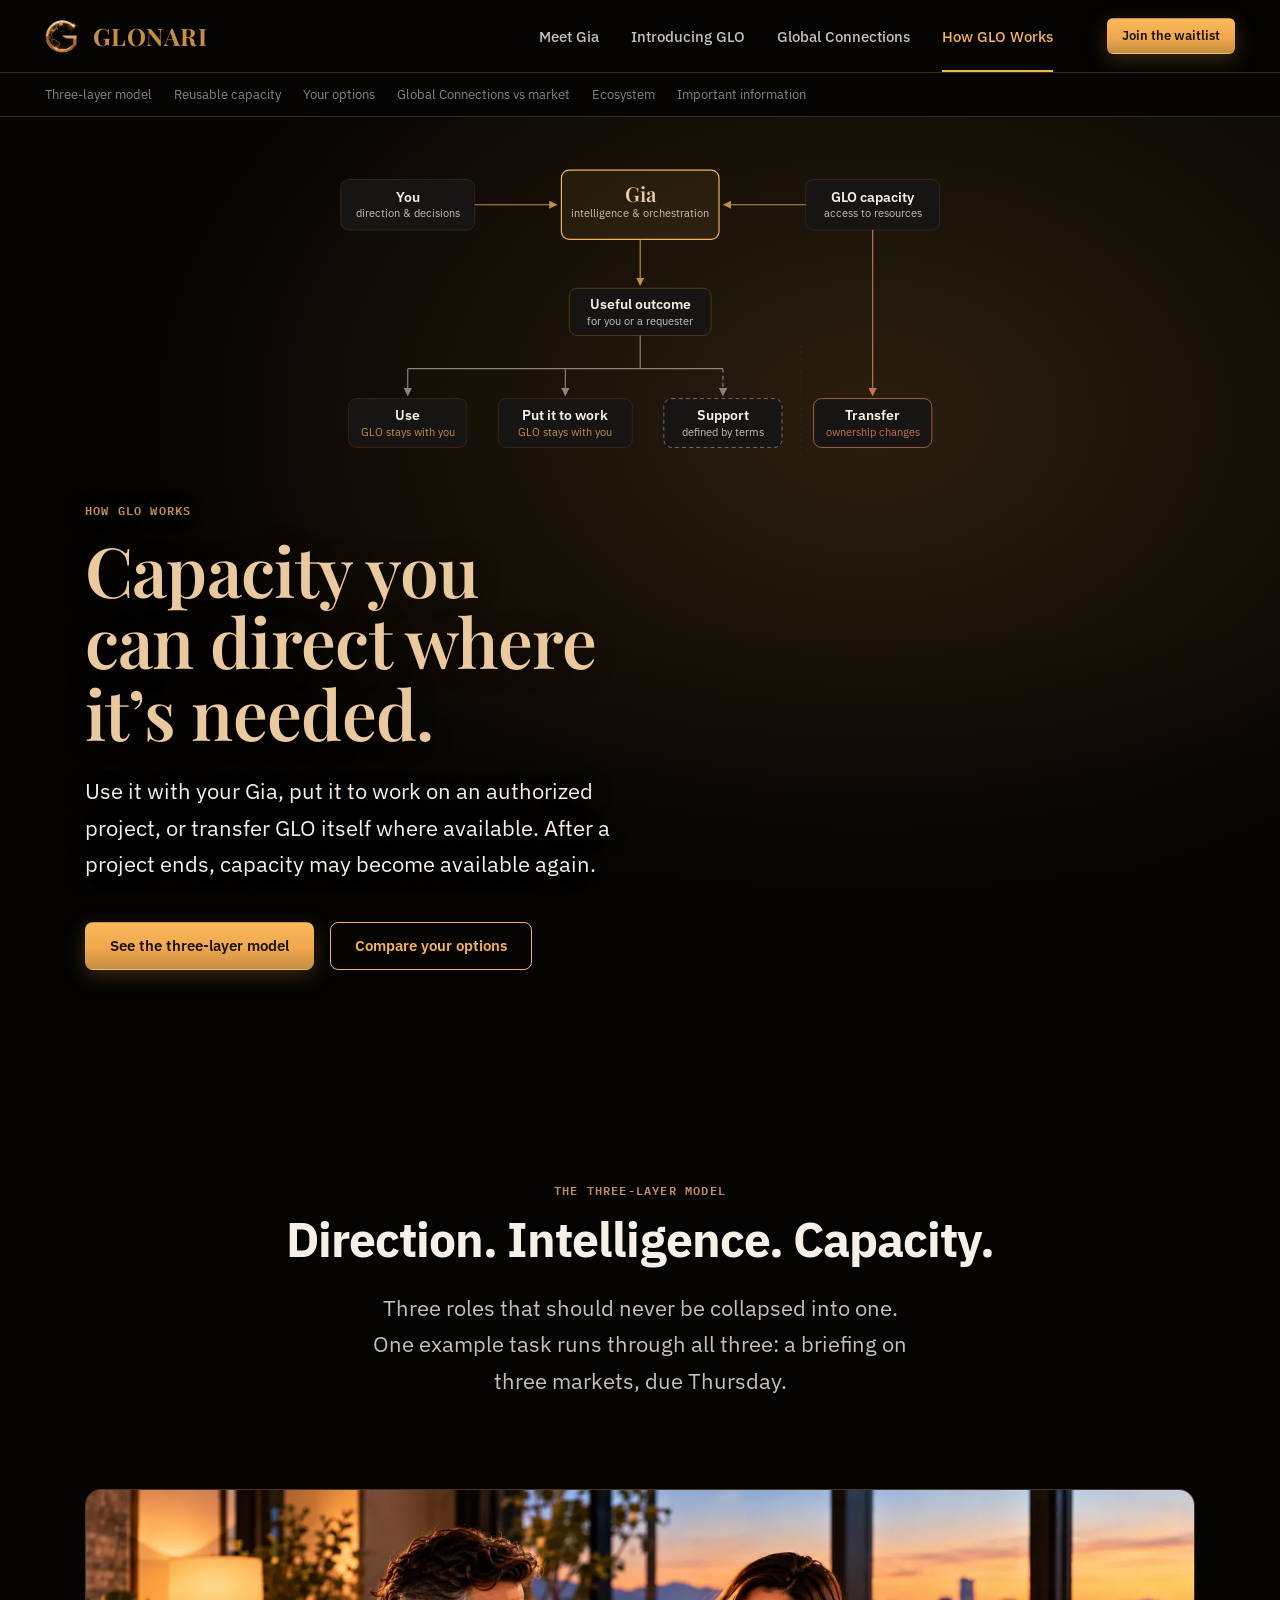
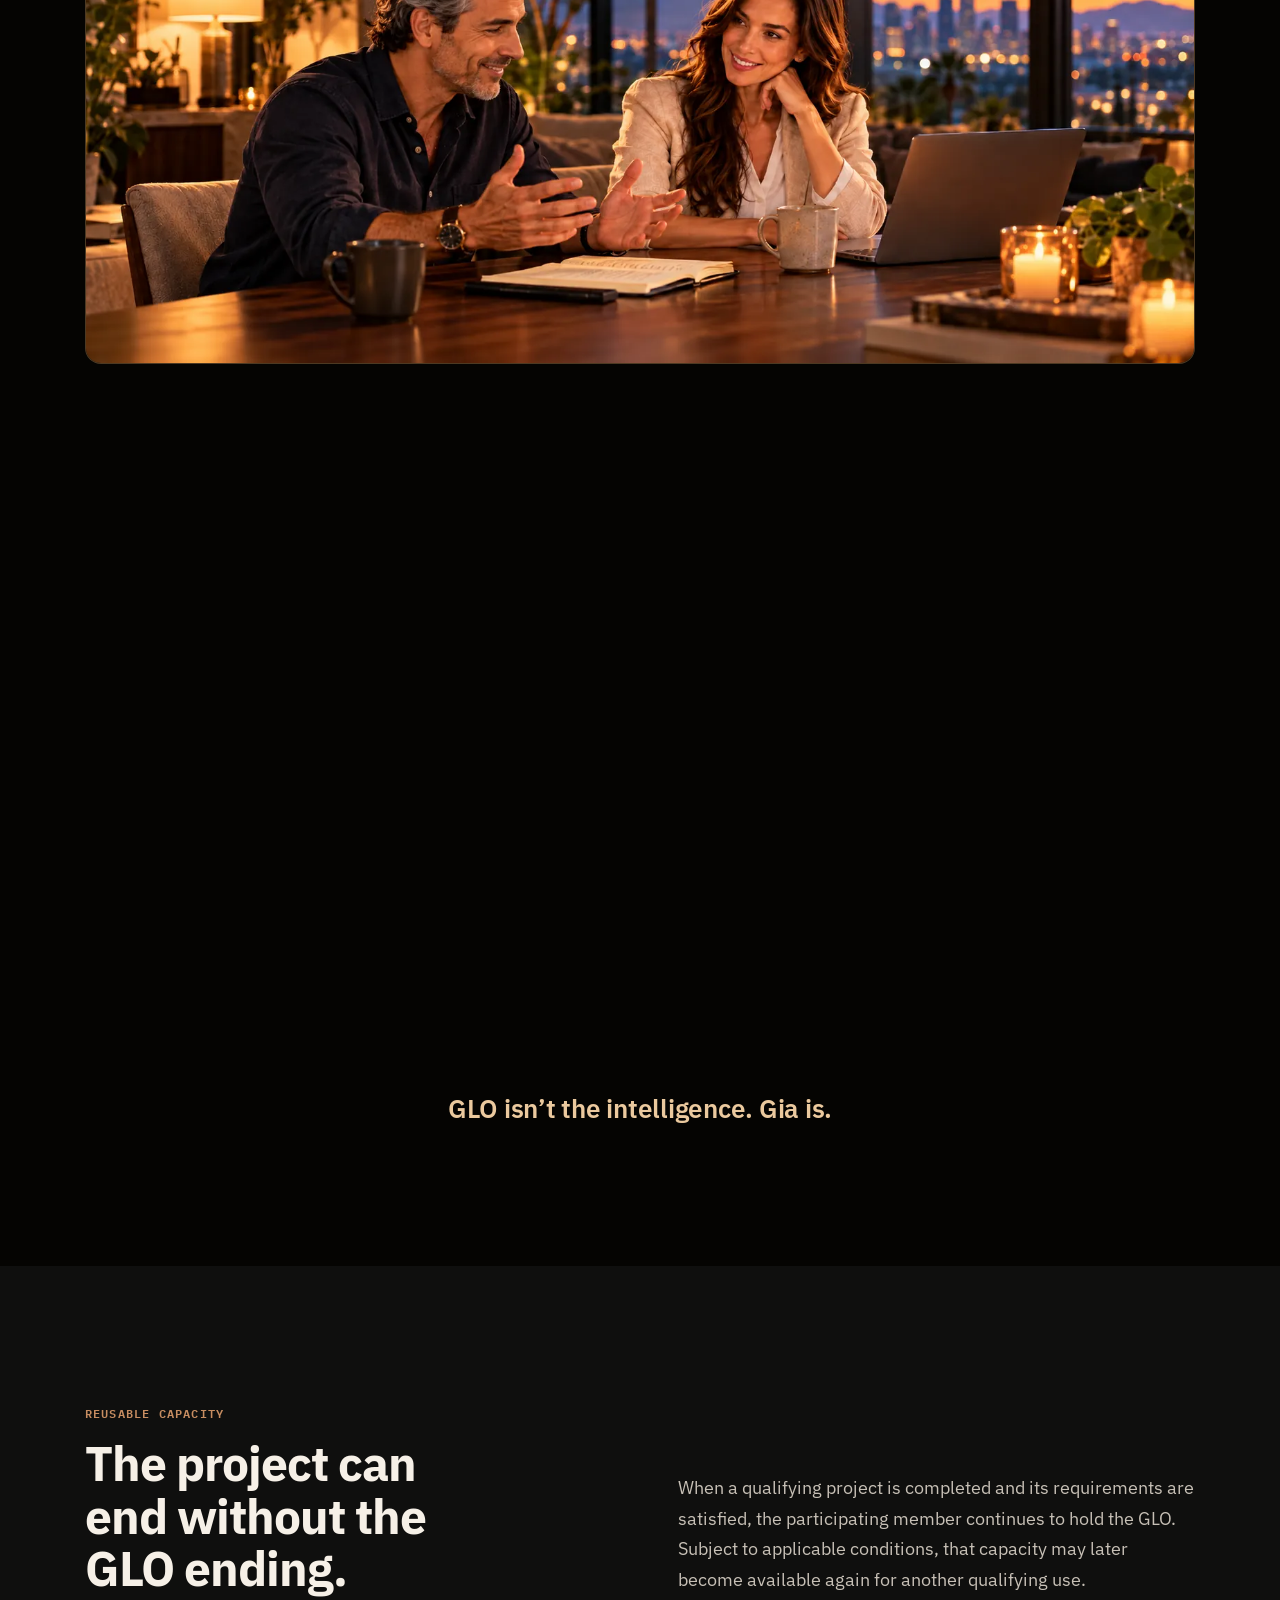
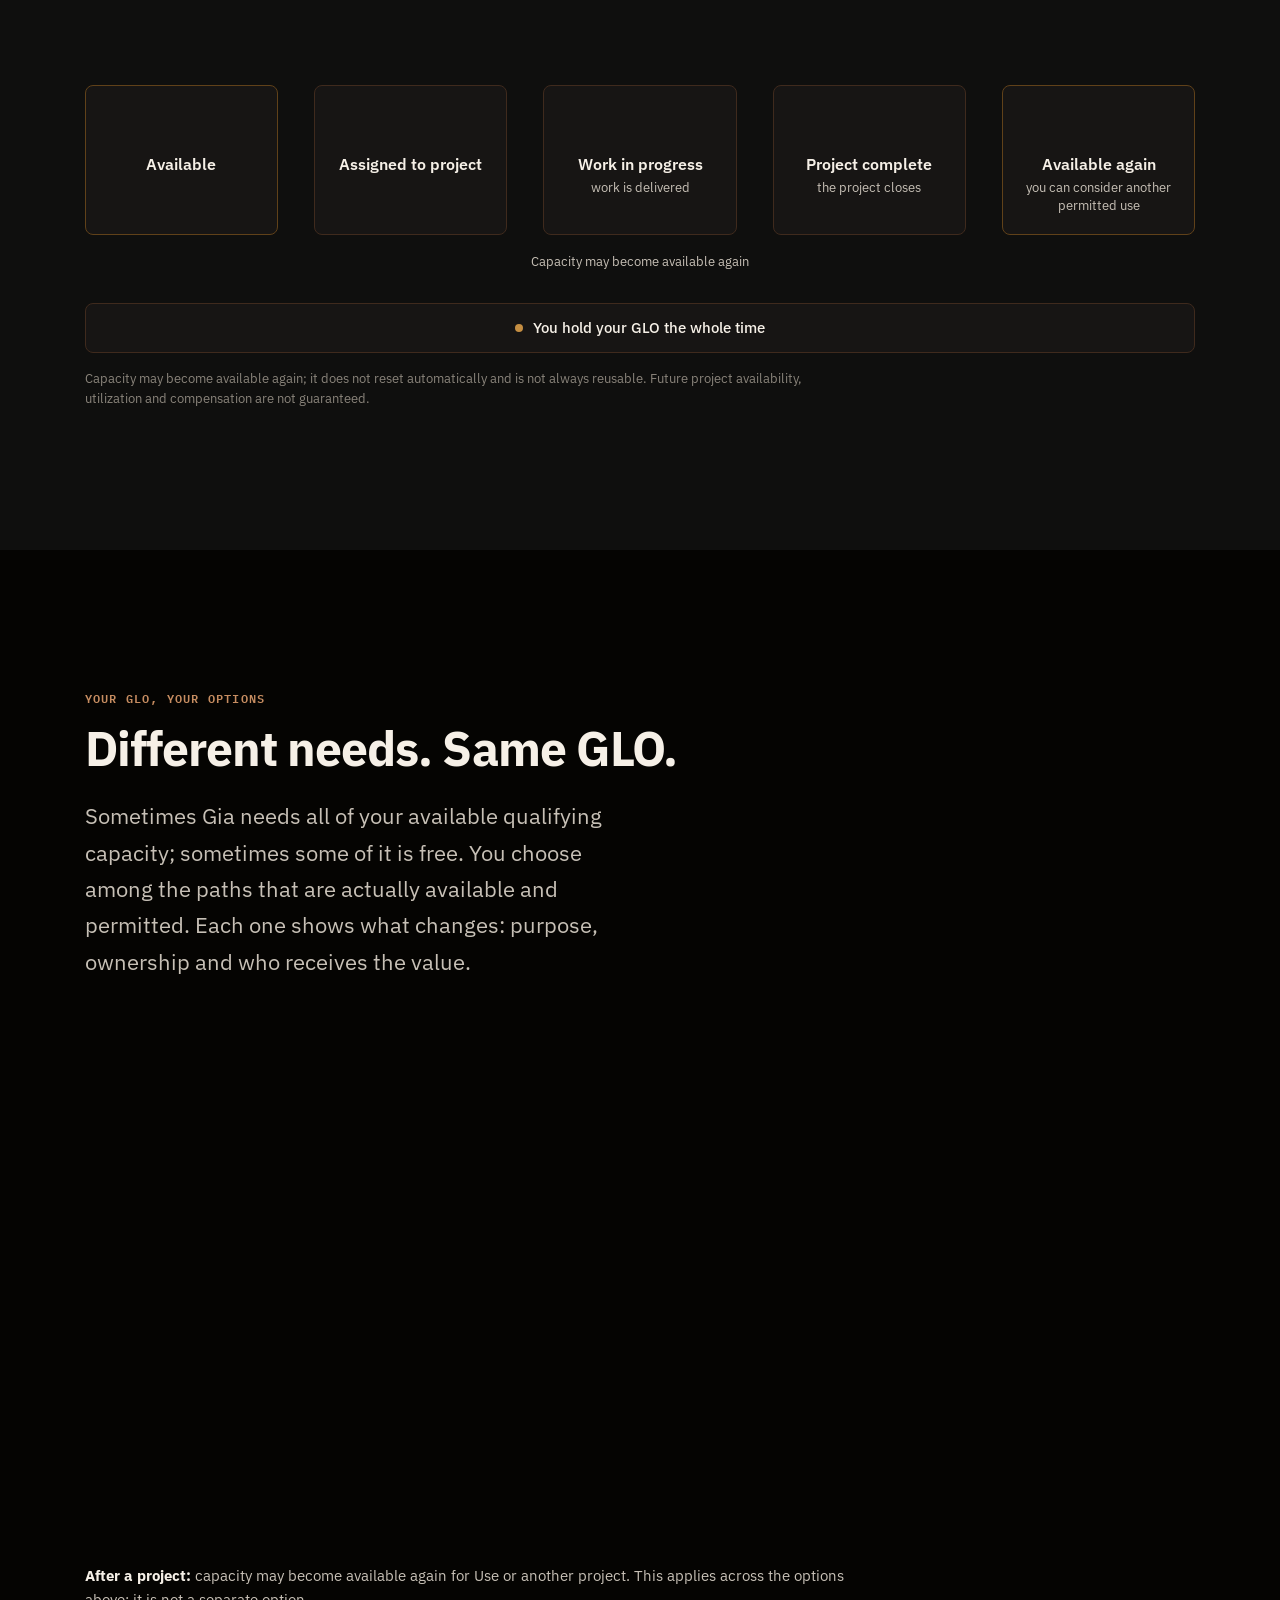
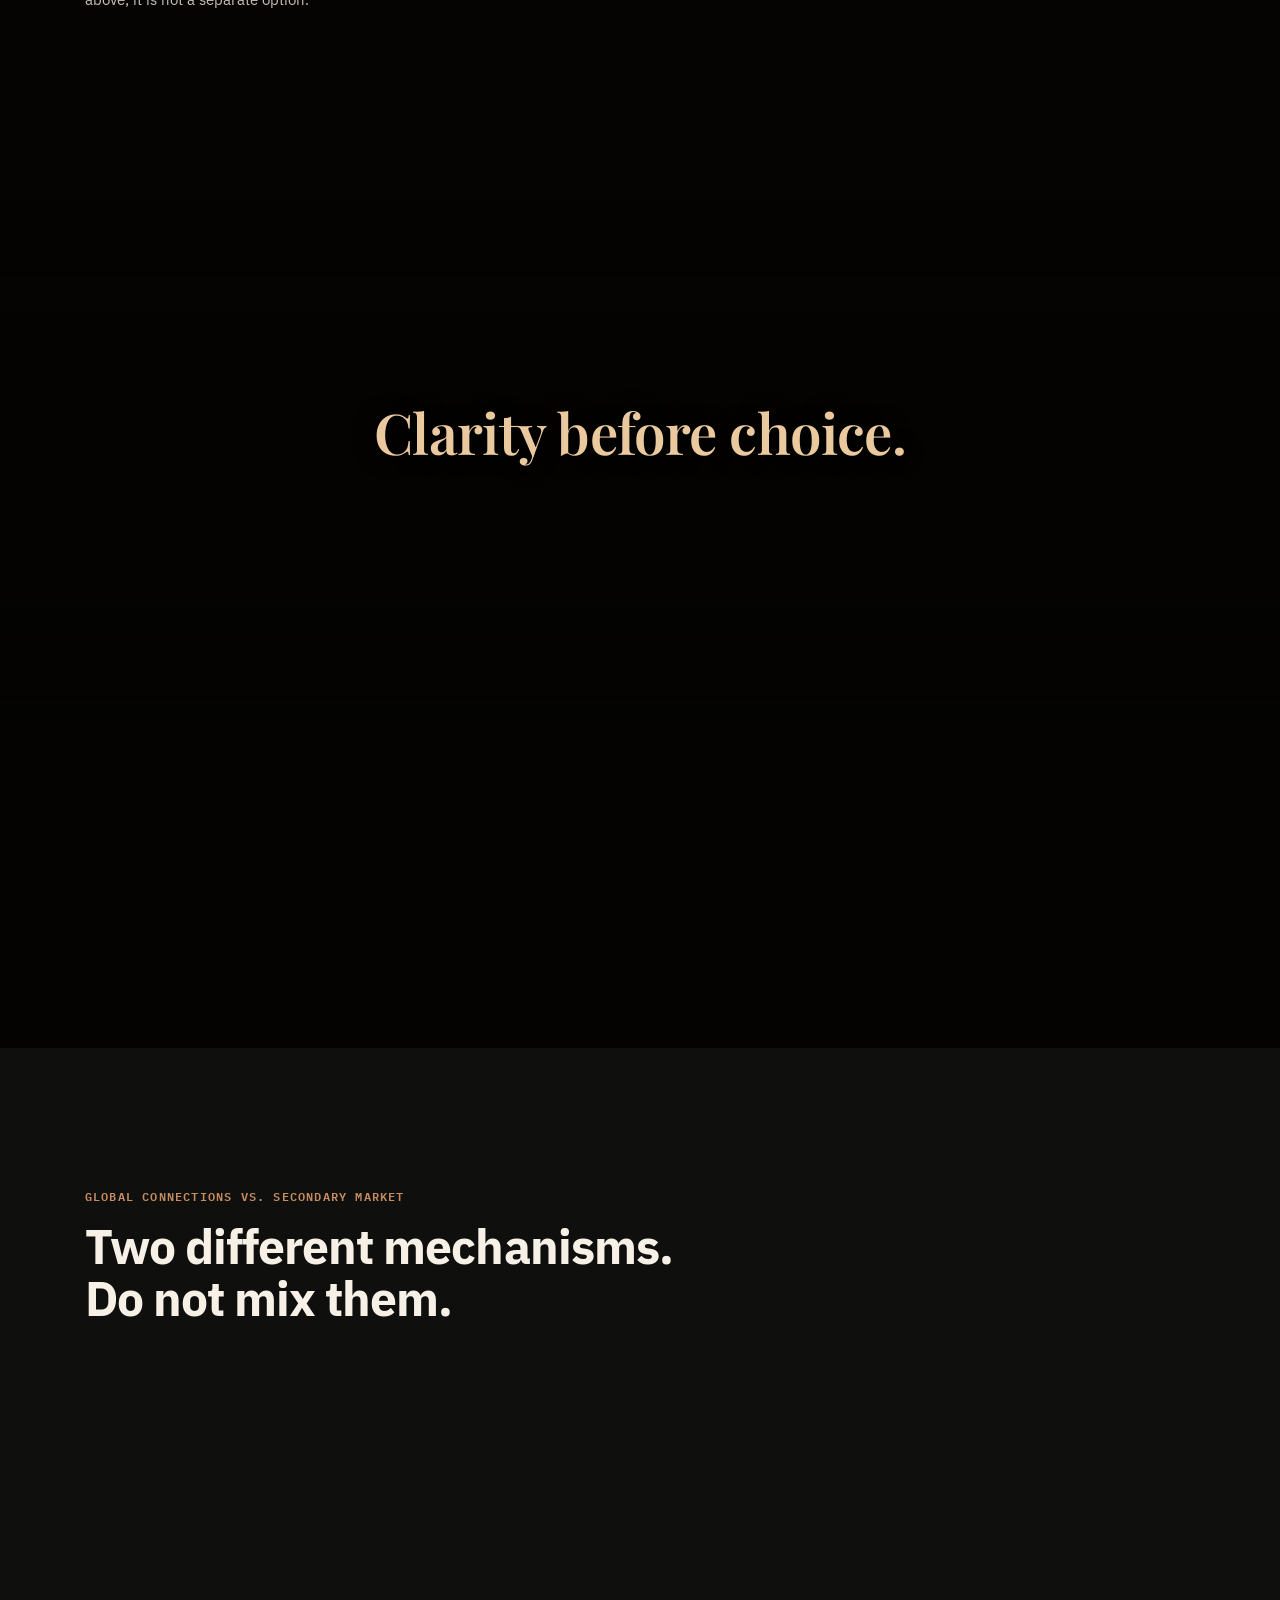
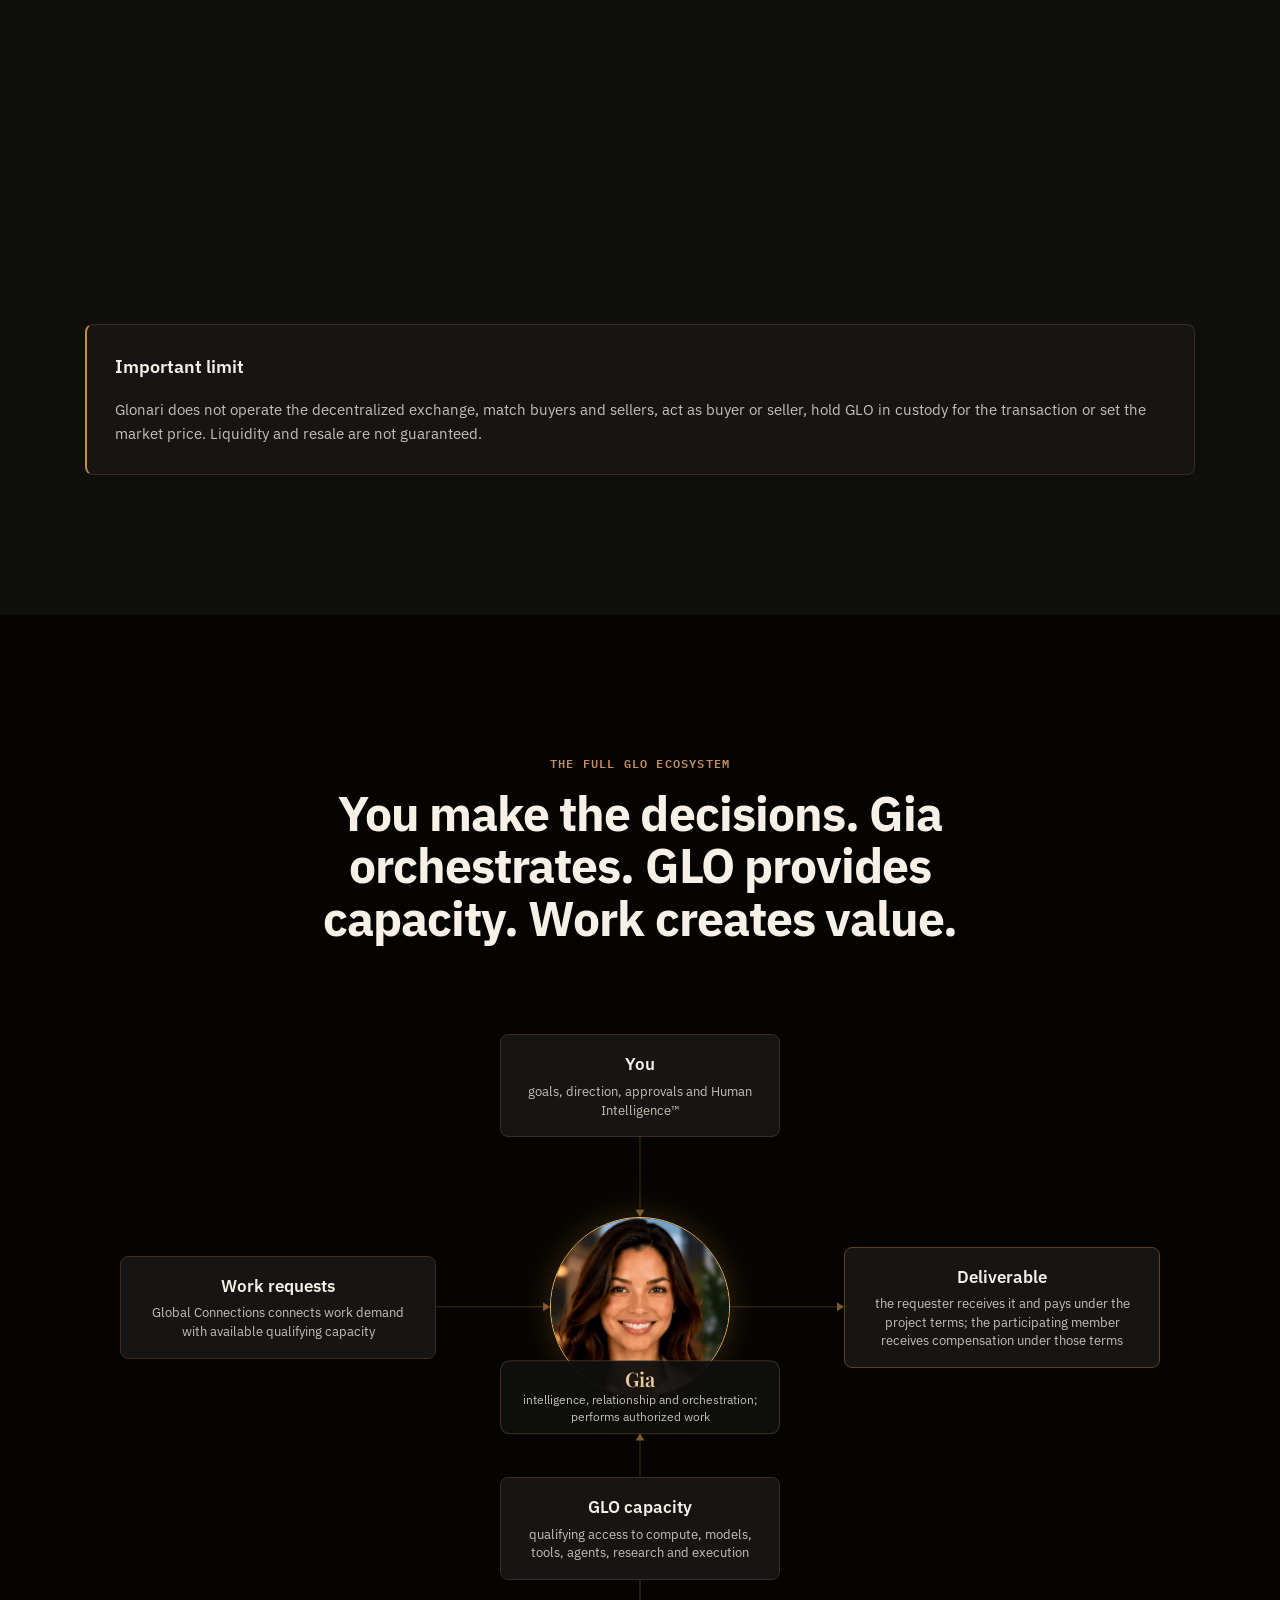
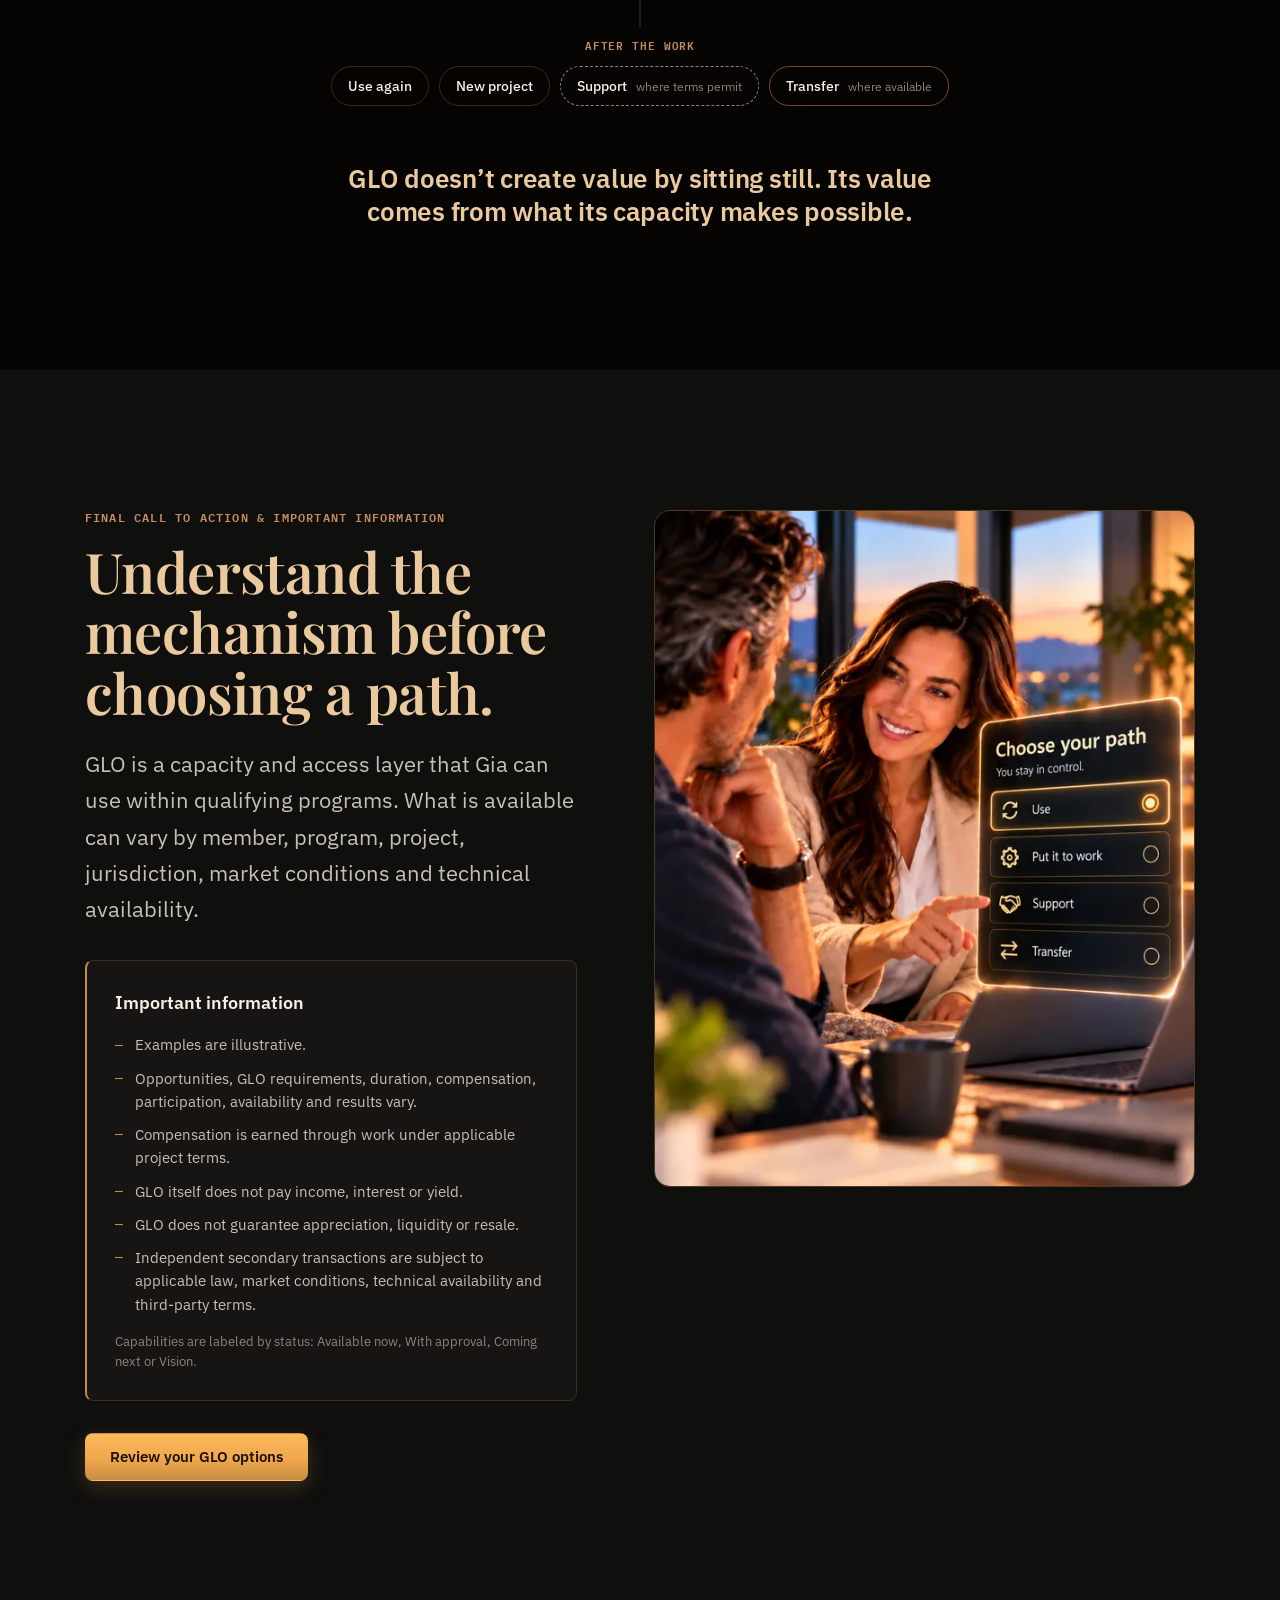
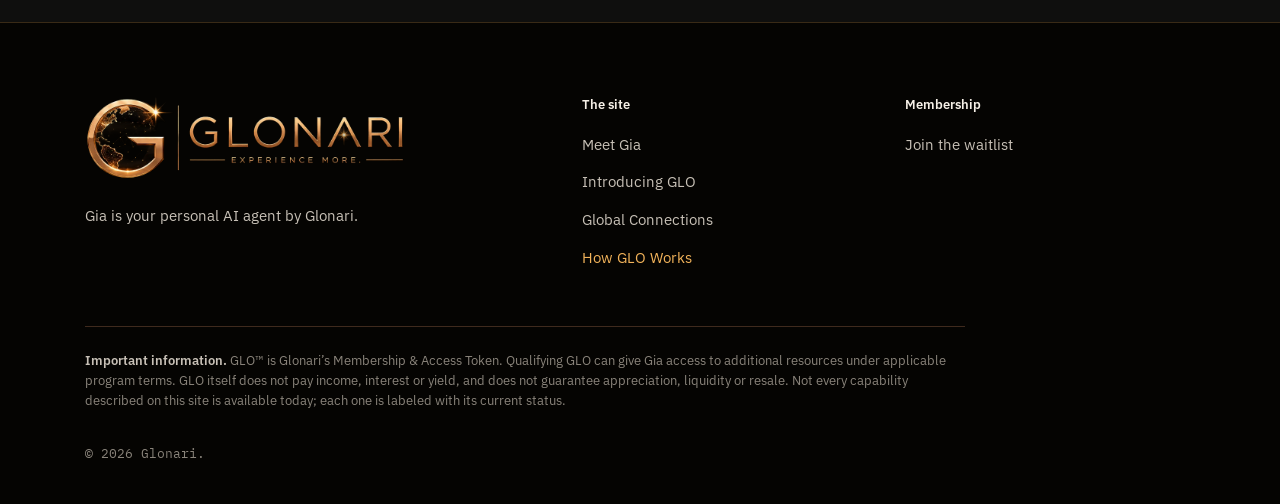
<file: how-glo-works.html>
<!DOCTYPE html>
<html lang="en">
<head>
<meta charset="utf-8">
<meta name="viewport" content="width=device-width, initial-scale=1, viewport-fit=cover">
<meta name="robots" content="noindex">
<title>How GLO Works</title>
<meta name="description" content="How GLO works: you direct, Gia orchestrates, GLO provides capacity. Use it, put it to work, support where permitted, or transfer GLO itself where available.">
<link rel="preconnect" href="https://fonts.googleapis.com">
<link rel="preconnect" href="https://fonts.gstatic.com" crossorigin>
<link href="https://fonts.googleapis.com/css2?family=IBM+Plex+Mono:wght@500;600&amp;family=IBM+Plex+Sans:wght@400;500;600;700&amp;family=Playfair+Display:wght@500;600;700&amp;display=swap" rel="stylesheet">
<link rel="icon" href="assets/logo/favicon-32.png" sizes="32x32" type="image/png">
<link rel="apple-touch-icon" href="assets/logo/favicon-180.png">
<link rel="stylesheet" href="css/tokens.css">
<link rel="stylesheet" href="css/base.css">
<link rel="stylesheet" href="css/components.css">
<link rel="stylesheet" href="css/shell.css">
<link rel="stylesheet" href="css/pages/how-glo-works.css">
</head>
<body class="no-js" data-page="how-glo-works">
<a class="sr-only" href="#main">Skip to content</a>

<!-- shell:header -->
<header class="site-header">
  <div class="site-header__row">
    <a class="brand" href="index.html" aria-label="Glonari, Meet Gia">
      <img class="brand__mark" src="assets/logo/glonari-mark.webp" width="192" height="192" alt="">
      <span class="brand__name">Glonari</span>
    </a>
    <nav class="site-nav" aria-label="Site">
        <a href="index.html">Meet Gia</a>
        <a href="glo.html">Introducing GLO</a>
        <a href="global-connections.html">Global Connections</a>
        <a href="how-glo-works.html" aria-current="page">How GLO Works</a>
    </nav>
    <a class="btn btn--primary btn--sm header-cta" href="index.html#join">Join the waitlist</a>
    <button class="menu-toggle" type="button" aria-expanded="false" aria-controls="mobile-menu" aria-label="Open menu"><span></span></button>
  </div>
  <div class="subnav">
    <nav class="subnav__inner" aria-label="On this page">
        <a href="#three-layer">Three-layer model</a>
        <a href="#reusable-capacity">Reusable capacity</a>
        <a href="#your-options">Your options</a>
        <a href="#gc-vs-market">Global Connections vs market</a>
        <a href="#ecosystem">Ecosystem</a>
        <a href="#important-info">Important information</a>
    </nav>
  </div>
  <div class="progress" aria-hidden="true"></div>
</header>
<div class="mobile-menu" id="mobile-menu">
  <nav aria-label="Site">
    <ul class="mm">
      <li class="mm__page"><a href="index.html">Meet Gia</a></li>
      <li class="mm__page"><a href="glo.html">Introducing GLO</a></li>
      <li class="mm__page"><a href="global-connections.html">Global Connections</a></li>
      <li class="mm__page is-current"><a href="how-glo-works.html" aria-current="page">How GLO Works</a>
        <ul class="mm__sections" aria-label="On this page">
          <li><a href="#three-layer">Three-layer model</a></li>
          <li><a href="#reusable-capacity">Reusable capacity</a></li>
          <li><a href="#your-options">Your options</a></li>
          <li><a href="#gc-vs-market">Global Connections vs market</a></li>
          <li><a href="#ecosystem">Ecosystem</a></li>
          <li><a href="#important-info">Important information</a></li>
        </ul>
      </li>
    </ul>
  </nav>
  <a class="btn btn--primary" href="index.html#join">Join the waitlist</a>
</div>
<!-- /shell:header -->

<main id="main">

<!-- 01 HERO -->
<section class="page-hero hgw-hero" id="intro" aria-labelledby="intro-title">
  <div class="page-hero__media page-hero__media--placeholder" aria-hidden="true"></div>
  <div class="hgw-stage" data-motion>
<svg class="hgw-diagram hgw-diagram--wide" viewBox="0 0 800 400" role="img" aria-labelledby="dg-title-w">
  <title id="dg-title-w">You give direction to Gia; GLO capacity gives Gia resources; Gia produces a useful outcome. After it: Use or Put it to work (GLO stays with you), Support (defined by terms), or Transfer, which comes from GLO itself and changes ownership.</title>
  <defs>
    <marker id="gd" viewBox="0 0 10 10" refX="9" refY="5" markerWidth="7" markerHeight="7" orient="auto-start-reverse"><path d="M0 0 L10 5 L0 10 z" class="dg-head"/></marker>
    <marker id="wd" viewBox="0 0 10 10" refX="9" refY="5" markerWidth="7" markerHeight="7" orient="auto-start-reverse"><path d="M0 0 L10 5 L0 10 z" class="dg-head dg-head--warn"/></marker>
    <marker id="nd" viewBox="0 0 10 10" refX="9" refY="5" markerWidth="7" markerHeight="7" orient="auto-start-reverse"><path d="M0 0 L10 5 L0 10 z" class="dg-head dg-head--muted"/></marker>
  </defs>
  <g class="dg-a " style="--d:0.2s"><rect class="dg-node" x="20" y="40" width="170" height="64" rx="10"/><text class="dg-title " x="105.0" y="68.0" text-anchor="middle">You</text><text class="dg-sub " x="105.0" y="88.0" text-anchor="middle">direction &amp; decisions</text></g>
  <g class="dg-a dg-key" style="--d:0.9s"><rect class="dg-node" x="300" y="28" width="200" height="88" rx="10"/><text class="dg-title dg-title--gia" x="400.0" y="68.0" text-anchor="middle">Gia</text><text class="dg-sub " x="400.0" y="88.0" text-anchor="middle">intelligence &amp; orchestration</text></g>
  <g class="dg-a " style="--d:1.4s"><rect class="dg-node" x="610" y="40" width="170" height="64" rx="10"/><text class="dg-title " x="695.0" y="68.0" text-anchor="middle">GLO capacity</text><text class="dg-sub " x="695.0" y="88.0" text-anchor="middle">access to resources</text></g>
  <path class="dg-line dg-line--gold dg-draw" style="--d:0.5s" d="M190 72 L294 72" pathLength="1" marker-end="url(#gd)"/>
  <path class="dg-line dg-line--gold dg-draw" style="--d:1.7s" d="M610 72 L506 72" pathLength="1" marker-end="url(#gd)"/>
  <path class="dg-line dg-line--gold dg-draw" style="--d:2.2s" d="M400 116 L400 174" pathLength="1" marker-end="url(#gd)"/>
  <g class="dg-a dg-out" style="--d:2.5s"><rect class="dg-node" x="310" y="178" width="180" height="60" rx="10"/><text class="dg-title " x="400.0" y="204.0" text-anchor="middle">Useful outcome</text><text class="dg-sub " x="400.0" y="224.0" text-anchor="middle">for you or a requester</text></g>
  <path class="dg-line  dg-draw" style="--d:3.0s" d="M400 238 L400 280 M105 280 L505 280" pathLength="1"/>
  <path class="dg-line  dg-draw" style="--d:3.2s" d="M105 280 L105 314" pathLength="1" marker-end="url(#nd)"/>
  <path class="dg-line  dg-draw" style="--d:3.3s" d="M305 280 L305 314" pathLength="1" marker-end="url(#nd)"/>
  <path class="dg-line dg-line--dash dg-a" style="--d:3.4s" d="M505 280 L505 314" marker-end="url(#nd)"/>
  <g class="dg-a " style="--d:3.5s"><rect class="dg-node" x="30" y="318" width="150" height="62" rx="10"/><text class="dg-title " x="105.0" y="345.0" text-anchor="middle">Use</text><text class="dg-sub dg-sub--keep" x="105.0" y="365.0" text-anchor="middle">GLO stays with you</text></g>
  <g class="dg-a " style="--d:3.7s"><rect class="dg-node" x="220" y="318" width="170" height="62" rx="10"/><text class="dg-title " x="305.0" y="345.0" text-anchor="middle">Put it to work</text><text class="dg-sub dg-sub--keep" x="305.0" y="365.0" text-anchor="middle">GLO stays with you</text></g>
  <g class="dg-a dg-dash" style="--d:3.9s"><rect class="dg-node" x="430" y="318" width="150" height="62" rx="10"/><text class="dg-title " x="505.0" y="345.0" text-anchor="middle">Support</text><text class="dg-sub " x="505.0" y="365.0" text-anchor="middle">defined by terms</text></g>
  <line class="dg-divider dg-a" style="--d:4.1s" x1="604" y1="250" x2="604" y2="392"/>
  <path class="dg-line dg-line--warn dg-draw" style="--d:4.3s" d="M695 104 L695 314" pathLength="1" marker-end="url(#wd)"/>
  <g class="dg-a dg-warn" style="--d:4.6s"><rect class="dg-node" x="620" y="318" width="150" height="62" rx="10"/><text class="dg-title " x="695.0" y="345.0" text-anchor="middle">Transfer</text><text class="dg-sub dg-sub--change" x="695.0" y="365.0" text-anchor="middle">ownership changes</text></g>
</svg>
<svg class="hgw-diagram hgw-diagram--narrow" viewBox="0 0 400 440" role="img" aria-labelledby="dg-title-n">
  <title id="dg-title-n">You give direction to Gia; GLO capacity gives Gia resources; Gia produces a useful outcome. After it: Use or Put it to work (GLO stays with you), Support (defined by terms), or Transfer, which comes from GLO itself and changes ownership.</title>
  <defs>
    <marker id="gm" viewBox="0 0 10 10" refX="9" refY="5" markerWidth="7" markerHeight="7" orient="auto-start-reverse"><path d="M0 0 L10 5 L0 10 z" class="dg-head"/></marker>
    <marker id="wm" viewBox="0 0 10 10" refX="9" refY="5" markerWidth="7" markerHeight="7" orient="auto-start-reverse"><path d="M0 0 L10 5 L0 10 z" class="dg-head dg-head--warn"/></marker>
    <marker id="nm" viewBox="0 0 10 10" refX="9" refY="5" markerWidth="7" markerHeight="7" orient="auto-start-reverse"><path d="M0 0 L10 5 L0 10 z" class="dg-head dg-head--muted"/></marker>
  </defs>
  <g class="dg-a " style="--d:0.2s"><rect class="dg-node" x="14" y="8" width="170" height="56" rx="10"/><text class="dg-title " x="99.0" y="32.0" text-anchor="middle">You</text><text class="dg-sub " x="99.0" y="52.0" text-anchor="middle">direction</text></g>
  <g class="dg-a " style="--d:1.4s"><rect class="dg-node" x="216" y="8" width="170" height="56" rx="10"/><text class="dg-title " x="301.0" y="32.0" text-anchor="middle">GLO capacity</text><text class="dg-sub " x="301.0" y="52.0" text-anchor="middle">resources</text></g>
  <path class="dg-line dg-line--gold dg-draw" style="--d:0.5s" d="M99 64 L99 132 L104 132" pathLength="1" marker-end="url(#gm)"/>
  <path class="dg-line dg-line--gold dg-draw" style="--d:1.7s" d="M301 64 L301 132 L296 132" pathLength="1" marker-end="url(#gm)"/>
  <g class="dg-a dg-key" style="--d:0.9s"><rect class="dg-node" x="110" y="98" width="180" height="70" rx="10"/><text class="dg-title dg-title--gia" x="200.0" y="129.0" text-anchor="middle">Gia</text><text class="dg-sub " x="200.0" y="149.0" text-anchor="middle">intelligence</text></g>
  <path class="dg-line dg-line--gold dg-draw" style="--d:2.2s" d="M200 168 L200 194" pathLength="1" marker-end="url(#gm)"/>
  <g class="dg-a " style="--d:2.5s"><rect class="dg-node" x="115" y="198" width="170" height="52" rx="10"/><text class="dg-title " x="200.0" y="230.0" text-anchor="middle">Useful outcome</text></g>
  <path class="dg-line  dg-draw" style="--d:3.0s" d="M200 250 L200 278 M99 278 L301 278" pathLength="1"/>
  <path class="dg-line  dg-draw" style="--d:3.2s" d="M99 278 L99 296" pathLength="1" marker-end="url(#nm)"/>
  <path class="dg-line  dg-draw" style="--d:3.3s" d="M301 278 L301 296" pathLength="1" marker-end="url(#nm)"/>
  <g class="dg-a " style="--d:3.5s"><rect class="dg-node" x="14" y="300" width="170" height="56" rx="10"/><text class="dg-title " x="99.0" y="324.0" text-anchor="middle">Use</text><text class="dg-sub dg-sub--keep" x="99.0" y="344.0" text-anchor="middle">GLO stays with you</text></g>
  <g class="dg-a " style="--d:3.7s"><rect class="dg-node" x="216" y="300" width="170" height="56" rx="10"/><text class="dg-title " x="301.0" y="324.0" text-anchor="middle">Put it to work</text><text class="dg-sub dg-sub--keep" x="301.0" y="344.0" text-anchor="middle">GLO stays with you</text></g>
  <path class="dg-line dg-line--dash dg-a" style="--d:3.9s" d="M99 278 L6 278 L6 396 L10 396" marker-end="url(#nm)"/>
  <g class="dg-a dg-dash" style="--d:4.0s"><rect class="dg-node" x="14" y="368" width="170" height="56" rx="10"/><text class="dg-title " x="99.0" y="392.0" text-anchor="middle">Support</text><text class="dg-sub " x="99.0" y="412.0" text-anchor="middle">defined by terms</text></g>
  <path class="dg-line dg-line--warn dg-draw" style="--d:4.3s" d="M386 36 L395 36 L395 396 L390 396" pathLength="1" marker-end="url(#wm)"/>
  <g class="dg-a dg-warn" style="--d:4.6s"><rect class="dg-node" x="216" y="368" width="170" height="56" rx="10"/><text class="dg-title " x="301.0" y="392.0" text-anchor="middle">Transfer</text><text class="dg-sub dg-sub--change" x="301.0" y="412.0" text-anchor="middle">ownership changes</text></g>
</svg>
  </div>
  <div class="container">
    <div class="page-hero__text">
      <p class="eyebrow">How GLO works</p>
      <h1 class="page-hero__title" id="intro-title">Capacity you can direct where it&rsquo;s needed.</h1>
      <p class="lead">Use it with your Gia, put it to work on an authorized project, or transfer GLO itself where available. After a project ends, capacity may become available again.</p>
      <div class="btn-row btn-row--stack">
        <a class="btn btn--primary" href="#three-layer">See the three-layer model</a>
        <a class="btn btn--secondary" href="#your-options">Compare your options</a>
      </div>
    </div>
  </div>
</section>

<!-- 02 THE THREE-LAYER MODEL -->
<section class="section section--deep" id="three-layer" aria-labelledby="layers-title">
  <div class="container">
    <header class="head--center reveal">
      <p class="eyebrow">The three-layer model</p>
      <h2 class="h2" id="layers-title">Direction. Intelligence. Capacity.</h2>
      <p class="lead">Three roles that should never be collapsed into one. One example task runs through all three: a briefing on three markets, due Thursday.</p>
    </header>
    <figure class="media-frame media-frame--wide gap-major" style="--focus: 44% 50%">
      <div class="media-frame__box" data-parallax>
        <picture>
          <source type="image/webp" srcset="assets/images/hgw-direction-800.webp 800w, assets/images/hgw-direction-1600.webp 1600w" sizes="(max-width: 1200px) 100vw, 1200px">
          <img src="assets/images/hgw-direction-1600.jpg" srcset="assets/images/hgw-direction-800.jpg 800w, assets/images/hgw-direction-1600.jpg 1600w" sizes="(max-width: 1200px) 100vw, 1200px" width="1600" height="686" loading="lazy" decoding="async" alt="A man talking through a task with Gia at a table, a laptop open beside them">
        </picture>
      </div>
    </figure>
    <ol class="layers gap-major" data-stagger>
      <li class="layer" data-spotlight>
        <div class="layer__role">
          <div class="card__art layer__mark"><svg viewBox="0 0 72 48" fill="none" stroke="currentColor" stroke-width="1.5" stroke-linecap="round" stroke-linejoin="round" aria-hidden="true" focusable="false">
            <circle cx="14" cy="24" r="6" vector-effect="non-scaling-stroke"/>
            <path d="M20 24H40" vector-effect="non-scaling-stroke"/>
            <path d="M36 20l4 4-4 4" vector-effect="non-scaling-stroke"/>
          </svg></div>
          <span class="layer__tag">You</span><span class="layer__name">Direction</span></div>
        <p class="layer__text">You provide goals, preferences, requirements, approvals and Human Intelligence&trade;.</p>
        <p class="layer__eg"><b>In the example</b>Three markets, public sources only, ready by Thursday. You approve the extra research.</p>
      </li>
      <li class="layer layer--key" data-spotlight>
        <div class="layer__role">
          <div class="card__art layer__mark" aria-hidden="true"><div class="gia-core"><div class="gia-core__photo"><picture><source srcset="assets/images/gia.webp" type="image/webp"><img src="assets/images/gia.png" alt="" width="400" height="400" loading="lazy" decoding="async"></picture></div></div></div>
          <span class="layer__tag">Gia</span><span class="layer__name">Intelligence &amp; orchestration</span></div>
        <p class="layer__text">Gia understands the task, plans the work, selects resources, coordinates execution and keeps you informed.</p>
        <p class="layer__eg"><b>In the example</b>Plans the research, picks the models and agents, compares the markets and brings back a draft with its sources.</p>
      </li>
      <li class="layer" data-spotlight>
        <div class="layer__role">
          <div class="card__art layer__mark"><svg viewBox="0 0 72 48" fill="none" stroke="currentColor" stroke-width="1.5" stroke-linecap="round" stroke-linejoin="round" aria-hidden="true" focusable="false">
            <circle cx="16" cy="24" r="4" vector-effect="non-scaling-stroke"/>
            <path d="M24 24A8 8 0 1 1 16 16" vector-effect="non-scaling-stroke"/>
            <path d="M4 24A12 12 0 1 1 16 36" vector-effect="non-scaling-stroke"/>
          </svg></div>
          <span class="layer__tag">GLO</span><span class="layer__name">Capacity &amp; access</span></div>
        <p class="layer__text">Qualifying GLO can provide access to additional Glonari resources and capabilities under applicable program terms.</p>
        <p class="layer__eg"><b>In the example</b>Makes qualifying research and compute capacity available for the longer task.</p>
      </li>
    </ol>
    <p class="principle principle--center hgw-principle" data-shine>GLO isn’t the intelligence. Gia is.</p>
  </div>
</section>

<!-- 03 REUSABLE CAPACITY -->
<section class="section" id="reusable-capacity" aria-labelledby="reuse-title">
  <div class="container">
    <div class="split hgw-split">
      <header class="reveal">
        <p class="eyebrow">Reusable capacity</p>
        <h2 class="h2" id="reuse-title">The project can end without the GLO ending.</h2>
      </header>
      <p class="body">When a qualifying project is completed and its requirements are satisfied, the participating member continues to hold the GLO. Subject to applicable conditions, that capacity may later become available again for another qualifying use.</p>
    </div>
    <ol class="flow gap-major" style="--n:5" data-draw>
      <li class="flow__node is-end"><svg class="flow__icon" width="24" height="24" viewBox="0 0 24 24" fill="none" stroke="currentColor" stroke-width="1.5" stroke-linecap="round" stroke-linejoin="round" aria-hidden="true" focusable="false"><circle cx="12" cy="12" r="4" vector-effect="non-scaling-stroke"/><path d="M8 5.07A8 8 0 0 1 16 5.07" vector-effect="non-scaling-stroke"/><path d="M18.93 8A8 8 0 0 1 18.93 16" vector-effect="non-scaling-stroke"/><path d="M16 18.93A8 8 0 0 1 8 18.93" vector-effect="non-scaling-stroke"/><path d="M5.07 16A8 8 0 0 1 5.07 8" vector-effect="non-scaling-stroke"/></svg><span class="flow__title">Available</span></li>
      <li class="flow__node"><svg class="flow__icon" width="24" height="24" viewBox="0 0 24 24" fill="none" stroke="currentColor" stroke-width="1.5" stroke-linecap="round" stroke-linejoin="round" aria-hidden="true" focusable="false"><circle cx="5.5" cy="12" r="4" vector-effect="non-scaling-stroke"/><path d="M9.5 12H13" vector-effect="non-scaling-stroke"/><rect x="13" y="6" width="9" height="12" rx="1.5" vector-effect="non-scaling-stroke"/><path d="M15.5 10H19.5" vector-effect="non-scaling-stroke"/><path d="M15.5 13.5H19.5" vector-effect="non-scaling-stroke"/></svg><span class="flow__title">Assigned to project</span></li>
      <li class="flow__node"><svg class="flow__icon" width="24" height="24" viewBox="0 0 24 24" fill="none" stroke="currentColor" stroke-width="1.5" stroke-linecap="round" stroke-linejoin="round" aria-hidden="true" focusable="false"><rect x="6" y="4" width="12" height="16" rx="2" vector-effect="non-scaling-stroke"/><path d="M9 8.5H15" vector-effect="non-scaling-stroke"/><path d="M9 12H12" vector-effect="non-scaling-stroke"/><path d="M9 15.5H10" vector-effect="non-scaling-stroke"/><path d="M12 15.5H13" vector-effect="non-scaling-stroke"/></svg><span class="flow__title">Work in progress</span><span class="flow__sub">work is delivered</span></li>
      <li class="flow__node"><svg class="flow__icon" width="24" height="24" viewBox="0 0 24 24" fill="none" stroke="currentColor" stroke-width="1.5" stroke-linecap="round" stroke-linejoin="round" aria-hidden="true" focusable="false"><rect x="6" y="4" width="12" height="16" rx="2" vector-effect="non-scaling-stroke"/><path d="M8.5 12l2.5 2.5 4.5-4.5" vector-effect="non-scaling-stroke"/></svg><span class="flow__title">Project complete</span><span class="flow__sub">the project closes</span></li>
      <li class="flow__node is-end"><svg class="flow__icon" width="24" height="24" viewBox="0 0 24 24" fill="none" stroke="currentColor" stroke-width="1.5" stroke-linecap="round" stroke-linejoin="round" aria-hidden="true" focusable="false"><circle cx="12" cy="12" r="4" vector-effect="non-scaling-stroke"/><path d="M8 5.07A8 8 0 0 1 16 5.07" vector-effect="non-scaling-stroke"/><path d="M18.93 8A8 8 0 0 1 18.93 16" vector-effect="non-scaling-stroke"/><path d="M16 18.93A8 8 0 0 1 8 18.93" vector-effect="non-scaling-stroke"/><path d="M5.07 16A8 8 0 0 1 5.07 8" vector-effect="non-scaling-stroke"/></svg><span class="flow__title">Available again</span><span class="flow__sub">you can consider another permitted use</span></li>
    </ol>
    <div class="flow-return" style="--n:5"><span class="flow-return__label">Capacity may become available again</span></div>
    <p class="flow-keep hgw-keep">You hold your GLO the whole time</p>
    <p class="caption hgw-note">Capacity may become available again; it does not reset automatically and is not always reusable. Future project availability, utilization and compensation are not guaranteed.</p>
  </div>
</section>

<!-- 04 YOUR GLO, YOUR OPTIONS -->
<section class="section section--deep" id="your-options" aria-labelledby="options-title">
  <div class="container">
    <header class="reveal hgw-head">
      <p class="eyebrow">Your GLO, your options</p>
      <h2 class="h2" id="options-title">Different needs. Same GLO.</h2>
      <p class="lead">Sometimes Gia needs all of your available qualifying capacity; sometimes some of it is free. You choose among the paths that are actually available and permitted. Each one shows what changes: purpose, ownership and who receives the value.</p>
    </header>
    <div class="options gap-major" data-stagger>
      <article class="option" data-spotlight>
        <div class="card__art"><svg viewBox="0 0 144 96" fill="none" stroke="currentColor" stroke-width="1.5" stroke-linecap="round" stroke-linejoin="round" aria-hidden="true" focusable="false">
          <circle cx="14" cy="48" r="6" vector-effect="non-scaling-stroke"/>
          <circle cx="14" cy="68" r="4" vector-effect="non-scaling-stroke"/>
          <path d="M20 48H40" vector-effect="non-scaling-stroke"/>
          <path d="M18 68H48Q52 68 52 64" vector-effect="non-scaling-stroke"/>
          <rect x="40" y="32" width="24" height="32" rx="3" vector-effect="non-scaling-stroke"/>
          <path d="M45 39H59" vector-effect="non-scaling-stroke"/>
          <path d="M45 45H59" vector-effect="non-scaling-stroke"/>
          <path d="M45 51H54" vector-effect="non-scaling-stroke"/>
          <path d="M51 57l3 3 6-6" vector-effect="non-scaling-stroke"/>
        </svg></div>
        <div class="option__head"><h3 class="option__name">Use</h3><span class="badge badge--next">Coming next</span></div>
        <p class="small">Make qualifying capacity available to Gia for your own personal or economic needs.</p>
        <details class="option__more"><summary>Details</summary><dl><dt>Ownership</dt><dd>You keep your GLO.</dd><dt>Value</dt><dd>You receive the result of Gia’s work.</dd></dl></details>
        <p class="owner owner--keep">GLO stays with you</p>
      </article>
      <article class="option" data-spotlight>
        <div class="card__art"><svg viewBox="0 0 144 96" fill="none" stroke="currentColor" stroke-width="1.5" stroke-linecap="round" stroke-linejoin="round" aria-hidden="true" focusable="false">
          <circle cx="14" cy="48" r="6" vector-effect="non-scaling-stroke"/>
          <circle cx="14" cy="68" r="4" vector-effect="non-scaling-stroke"/>
          <path d="M20 48H56" vector-effect="non-scaling-stroke"/>
          <rect x="56" y="32" width="24" height="32" rx="3" vector-effect="non-scaling-stroke"/>
          <path d="M61 39H75" vector-effect="non-scaling-stroke"/>
          <path d="M61 45H75" vector-effect="non-scaling-stroke"/>
          <path d="M61 51H70" vector-effect="non-scaling-stroke"/>
          <path d="M67 57l3 3 6-6" vector-effect="non-scaling-stroke"/>
          <path d="M80 48H114" vector-effect="non-scaling-stroke"/>
          <path d="M110 44l4 4-4 4" vector-effect="non-scaling-stroke"/>
          <circle cx="122" cy="48" r="6" vector-effect="non-scaling-stroke"/>
        </svg></div>
        <div class="option__head"><h3 class="option__name">Put it to work</h3><span class="badge badge--next">Coming next</span></div>
        <p class="small">Authorize Gia to perform qualifying work another member needs completed through Global Connections.</p>
        <details class="option__more"><summary>Details</summary><dl><dt>Ownership</dt><dd>You keep your GLO.</dd><dt>Value</dt><dd>The requester receives the deliverable and pays for the work; you receive project compensation under its terms.</dd></dl></details>
        <p class="owner owner--keep">GLO stays with you</p>
      </article>
      <article class="option option--conditional" data-spotlight>
        <div class="card__art"><svg viewBox="0 0 144 96" fill="none" stroke="currentColor" stroke-width="1.5" stroke-linecap="round" stroke-linejoin="round" aria-hidden="true" focusable="false">
          <circle cx="14" cy="48" r="6" vector-effect="non-scaling-stroke"/>
          <circle cx="14" cy="68" r="4" vector-effect="non-scaling-stroke"/>
          <path d="M23 48H29" vector-effect="non-scaling-stroke"/>
          <path d="M35 48H41" vector-effect="non-scaling-stroke"/>
          <path d="M47 48H53" vector-effect="non-scaling-stroke"/>
          <path d="M59 48H65" vector-effect="non-scaling-stroke"/>
          <path d="M71 48H77" vector-effect="non-scaling-stroke"/>
          <path d="M83 48H89" vector-effect="non-scaling-stroke"/>
          <path d="M95 48H101" vector-effect="non-scaling-stroke"/>
          <path d="M107 48H113" vector-effect="non-scaling-stroke"/>
          <circle cx="122" cy="48" r="6" vector-effect="non-scaling-stroke"/>
        </svg></div>
        <div class="option__head"><h3 class="option__name">Support</h3><span class="badge badge--next">Coming next</span></div>
        <p class="small">Where program terms permit, qualifying GLO may support another member’s qualifying access or experience.</p>
        <details class="option__more"><summary>Details</summary><dl><dt>Ownership and value</dt><dd>Defined by the applicable program terms.</dd></dl></details>
        <p class="owner owner--terms">Defined by terms</p>
      </article>
      <article class="option option--transfer" data-spotlight>
        <div class="card__art"><svg viewBox="0 0 144 96" fill="none" stroke="currentColor" stroke-width="1.5" stroke-linecap="round" stroke-linejoin="round" aria-hidden="true" focusable="false">
          <circle cx="14" cy="48" r="6" vector-effect="non-scaling-stroke"/>
          <path d="M14 36C14 24 38 18 62 18" vector-effect="non-scaling-stroke"/>
          <path d="M52 13.5H58" vector-effect="non-scaling-stroke"/>
          <path d="M52 22.5H58" vector-effect="non-scaling-stroke"/>
          <circle cx="68" cy="18" r="4" vector-effect="non-scaling-stroke"/>
          <path d="M74 18C98 18 122 24 122 36" vector-effect="non-scaling-stroke"/>
          <path d="M118 32l4 4 4-4" vector-effect="non-scaling-stroke"/>
          <circle cx="122" cy="48" r="6" vector-effect="non-scaling-stroke"/>
        </svg></div>
        <div class="option__head"><h3 class="option__name">Transfer</h3><span class="badge badge--next">Coming next</span></div>
        <p class="small">Where available, GLO itself may be independently transferred through decentralized secondary markets.</p>
        <details class="option__more"><summary>Details</summary><dl><dt>Ownership</dt><dd>Changes when the GLO transfers.</dd><dt>Value</dt><dd>Market participants determine the price.</dd></dl></details>
        <p class="owner owner--change">GLO gets a new owner</p>
      </article>
    </div>
    <p class="small hgw-after"><b>After a project:</b> capacity may become available again for Use or another project. This applies across the options above; it is not a separate option.</p>
  </div>
</section>

<!-- VISTA: photo breather (not in the section menu) -->
<section class="vista" id="vista-market" data-nav="your-options">
  <picture class="vista__media" data-vista>
    <source type="image/webp" data-srcset="assets/images/vista-hgw-800.webp 800w, assets/images/vista-hgw-1600.webp 1600w, assets/images/vista-hgw-2400.webp 2400w" sizes="(max-aspect-ratio: 16/9) 178vh, 100vw">
    <img data-src="assets/images/vista-hgw-1600.jpg" data-srcset="assets/images/vista-hgw-800.jpg 800w, assets/images/vista-hgw-1600.jpg 1600w, assets/images/vista-hgw-2400.jpg 2400w" sizes="(max-aspect-ratio: 16/9) 178vh, 100vw" width="2400" height="1350" alt="" loading="lazy" decoding="async">
  </picture>
  <noscript><picture class="vista__media">
    <source type="image/webp" srcset="assets/images/vista-hgw-800.webp 800w, assets/images/vista-hgw-1600.webp 1600w, assets/images/vista-hgw-2400.webp 2400w" sizes="(max-aspect-ratio: 16/9) 178vh, 100vw">
    <img src="assets/images/vista-hgw-1600.jpg" srcset="assets/images/vista-hgw-800.jpg 800w, assets/images/vista-hgw-1600.jpg 1600w, assets/images/vista-hgw-2400.jpg 2400w" sizes="(max-aspect-ratio: 16/9) 178vh, 100vw" width="2400" height="1350" alt="" loading="lazy" decoding="async">
  </picture></noscript>
  <p class="vista__line reveal">Clarity before choice.</p>
</section>

<!-- 05 GLOBAL CONNECTIONS VS. SECONDARY MARKET -->
<section class="section" id="gc-vs-market" aria-labelledby="vs-title">
  <div class="container">
    <header class="reveal hgw-head">
      <p class="eyebrow">Global Connections vs. secondary market</p>
      <h2 class="h2" id="vs-title">Two different mechanisms. Do not mix them.</h2>
    </header>
    <div class="paths gap-major" data-stagger>
      <section class="path path--work" aria-labelledby="path-gc">
        <h3 class="path__title" id="path-gc">Global Connections&reg;</h3>
        <p class="path__sub">The work moves. The GLO doesn’t.</p>
        <ol class="path__steps" data-draw>
          <li>You hold GLO.</li>
          <li>You review and authorize a qualifying project.</li>
          <li>Gia performs the work using available qualifying capacity.</li>
          <li>The deliverable returns to the requesting member, who pays for the work under the project terms.</li>
          <li>You receive project compensation under its terms.</li>
          <li>You keep your GLO.</li>
        </ol>
        <p class="owner owner--keep path__end">Deliverable returned · <span>GLO retained</span></p>
      </section>
      <section class="path path--market" aria-labelledby="path-market">
        <h3 class="path__title" id="path-market">Independent secondary market</h3>
        <p class="path__sub">The GLO moves. Ownership changes.</p>
        <ol class="path__steps" data-draw>
          <li>You decide to transfer GLO.</li>
          <li>The transaction takes place on an independent decentralized exchange, where available.</li>
          <li>Another participant acquires the GLO and becomes the new holder.</li>
          <li>The market sets the price.</li>
        </ol>
        <p class="owner owner--change path__end">GLO transferred · <span>ownership changed</span></p>
      </section>
    </div>
    <aside class="notice hgw-limit" aria-labelledby="limit-title">
      <h3 class="notice__title" id="limit-title">Important limit</h3>
      <p class="small">Glonari does not operate the decentralized exchange, match buyers and sellers, act as buyer or seller, hold GLO in custody for the transaction or set the market price. Liquidity and resale are not guaranteed.</p>
    </aside>
  </div>
</section>

<!-- 06 THE FULL GLO ECOSYSTEM -->
<section class="section section--deep" id="ecosystem" aria-labelledby="eco-title">
  <div class="container">
    <header class="head--center reveal">
      <p class="eyebrow">The full GLO ecosystem</p>
      <h2 class="h2" id="eco-title">You make the decisions. Gia orchestrates. GLO provides capacity. Work creates value.</h2>
    </header>
    <div class="eco gap-major" role="group" aria-label="The GLO ecosystem" data-pulse="eco">
      <div class="eco__you eco__node"><span class="eco__name">You</span><span class="eco__desc">goals, direction, approvals and Human Intelligence&trade;</span></div>
      <div class="eco__req eco__node"><span class="eco__name">Work requests</span><span class="eco__desc">Global Connections connects work demand with available qualifying capacity</span></div>
      <div class="eco__gia gia-core"><div class="gia-core__photo"><picture><source srcset="assets/images/gia.webp" type="image/webp"><img src="assets/images/gia.png" alt="Gia" width="400" height="400" loading="lazy" decoding="async"></picture></div><p class="gia-core__plate"><span class="gia-core__name">Gia</span><span class="gia-core__sub">intelligence, relationship and orchestration; performs authorized work</span></p></div>
      <div class="eco__out eco__node"><span class="eco__name">Deliverable</span><span class="eco__desc">the requester receives it and pays under the project terms; the participating member receives compensation under those terms</span></div>
      <div class="eco__glo eco__node"><span class="eco__name">GLO capacity</span><span class="eco__desc">qualifying access to compute, models, tools, agents, research and execution</span></div>
      <div class="eco__after">
        <p class="eco__after-label">After the work</p>
        <ul class="eco__paths">
          <li class="eco__path">Use again</li>
          <li class="eco__path">New project</li>
          <li class="eco__path eco__path--dash">Support <small>where terms permit</small></li>
          <li class="eco__path eco__path--warn">Transfer <small>where available</small></li>
        </ul>
      </div>
    </div>
    <p class="principle principle--center hgw-principle" data-shine>GLO doesn’t create value by sitting still. Its value comes from what its capacity makes possible.</p>
  </div>
</section>

<!-- 07 FINAL CTA & IMPORTANT INFORMATION -->
<section class="section" id="important-info" aria-labelledby="final-title">
  <div class="container final">
    <div>
      <p class="eyebrow">Final call to action &amp; important information</p>
      <h2 class="final__h" id="final-title">Understand the mechanism before choosing a path.</h2>
      <p class="lead">GLO is a capacity and access layer that Gia can use within qualifying programs. What is available can vary by member, program, project, jurisdiction, market conditions and technical availability.</p>
      <aside class="notice hgw-notice" aria-labelledby="info-title">
        <h3 class="notice__title" id="info-title">Important information</h3>
        <ul class="notice__list">
          <li>Examples are illustrative.</li>
          <li>Opportunities, GLO requirements, duration, compensation, participation, availability and results vary.</li>
          <li>Compensation is earned through work under applicable project terms.</li>
          <li>GLO itself does not pay income, interest or yield.</li>
          <li>GLO does not guarantee appreciation, liquidity or resale.</li>
          <li>Independent secondary transactions are subject to applicable law, market conditions, technical availability and third-party terms.</li>
        </ul>
        <p class="caption">Capabilities are labeled by status: Available now, With approval, Coming next or Vision.</p>
      </aside>
      <div class="btn-row btn-row--stack hgw-final-actions">
        <a class="btn btn--primary" href="#your-options">Review your GLO options</a>
        <a class="btn btn--secondary" href="membership.html" hidden>Learn about membership</a>
      </div>
    </div>
    <figure class="media-frame" style="--ratio: 4 / 5">
      <div class="media-frame__box" data-parallax>
        <picture>
          <source type="image/webp" srcset="assets/images/hgw-choice-panel-800.webp 600w, assets/images/hgw-choice-panel-1448.webp 1086w" sizes="(max-width: 960px) 100vw, 560px">
          <img class="hgw-final-photo" src="assets/images/hgw-choice-panel-1448.jpg" srcset="assets/images/hgw-choice-panel-800.jpg 600w, assets/images/hgw-choice-panel-1448.jpg 1086w" sizes="(max-width: 960px) 100vw, 560px" width="1086" height="1448" loading="lazy" decoding="async" alt="Gia showing a member a panel with four paths: Use, Put it to work, Support and Transfer">
        </picture>
      </div>
    </figure>
  </div>
</section>

</main>

<!-- shell:footer -->
<footer class="site-footer">
  <div class="container">
    <div class="footer__top" style="--footer-cols: 2">
      <div class="footer__brand">
        <a class="footer-logo" href="index.html" aria-label="Glonari, Meet Gia">
          <picture>
            <source media="(max-width: 768px)" srcset="assets/logo/glonari-lockup-stacked.webp" width="760" height="359">
            <img src="assets/logo/glonari-lockup-horizontal.webp" width="840" height="222" alt="Glonari. Experience more.">
          </picture>
        </a>
        <p class="small footer__about">Gia is your personal AI agent by Glonari.</p>
      </div>
      <nav class="footer__col" aria-label="Footer: site">
        <p class="footer__head">The site</p>
        <ul>
          <li><a href="index.html">Meet Gia</a></li>
          <li><a href="glo.html">Introducing GLO</a></li>
          <li><a href="global-connections.html">Global Connections</a></li>
          <li><a href="how-glo-works.html" aria-current="page">How GLO Works</a></li>
        </ul>
      </nav>
      <div class="footer__col">
        <p class="footer__head">Membership</p>
        <ul>
          <li><a href="index.html#join">Join the waitlist</a></li>
        </ul>
      </div>
    </div>
    <div class="footer__info">
      <p class="caption"><strong>Important information.</strong> GLO&trade; is Glonari&rsquo;s Membership &amp; Access Token. Qualifying GLO can give Gia access to additional resources under applicable program terms. GLO itself does not pay income, interest or yield, and does not guarantee appreciation, liquidity or resale. Not every capability described on this site is available today; each one is labeled with its current status.</p>
    </div>
    <p class="caption mono footer__legal">© 2026 Glonari.</p>
  </div>
</footer>
<!-- /shell:footer -->

<script src="js/site.js"></script>
<script src="js/components.js"></script>
<script src="js/pages/how-glo-works.js"></script>
</body>
</html>
</file>
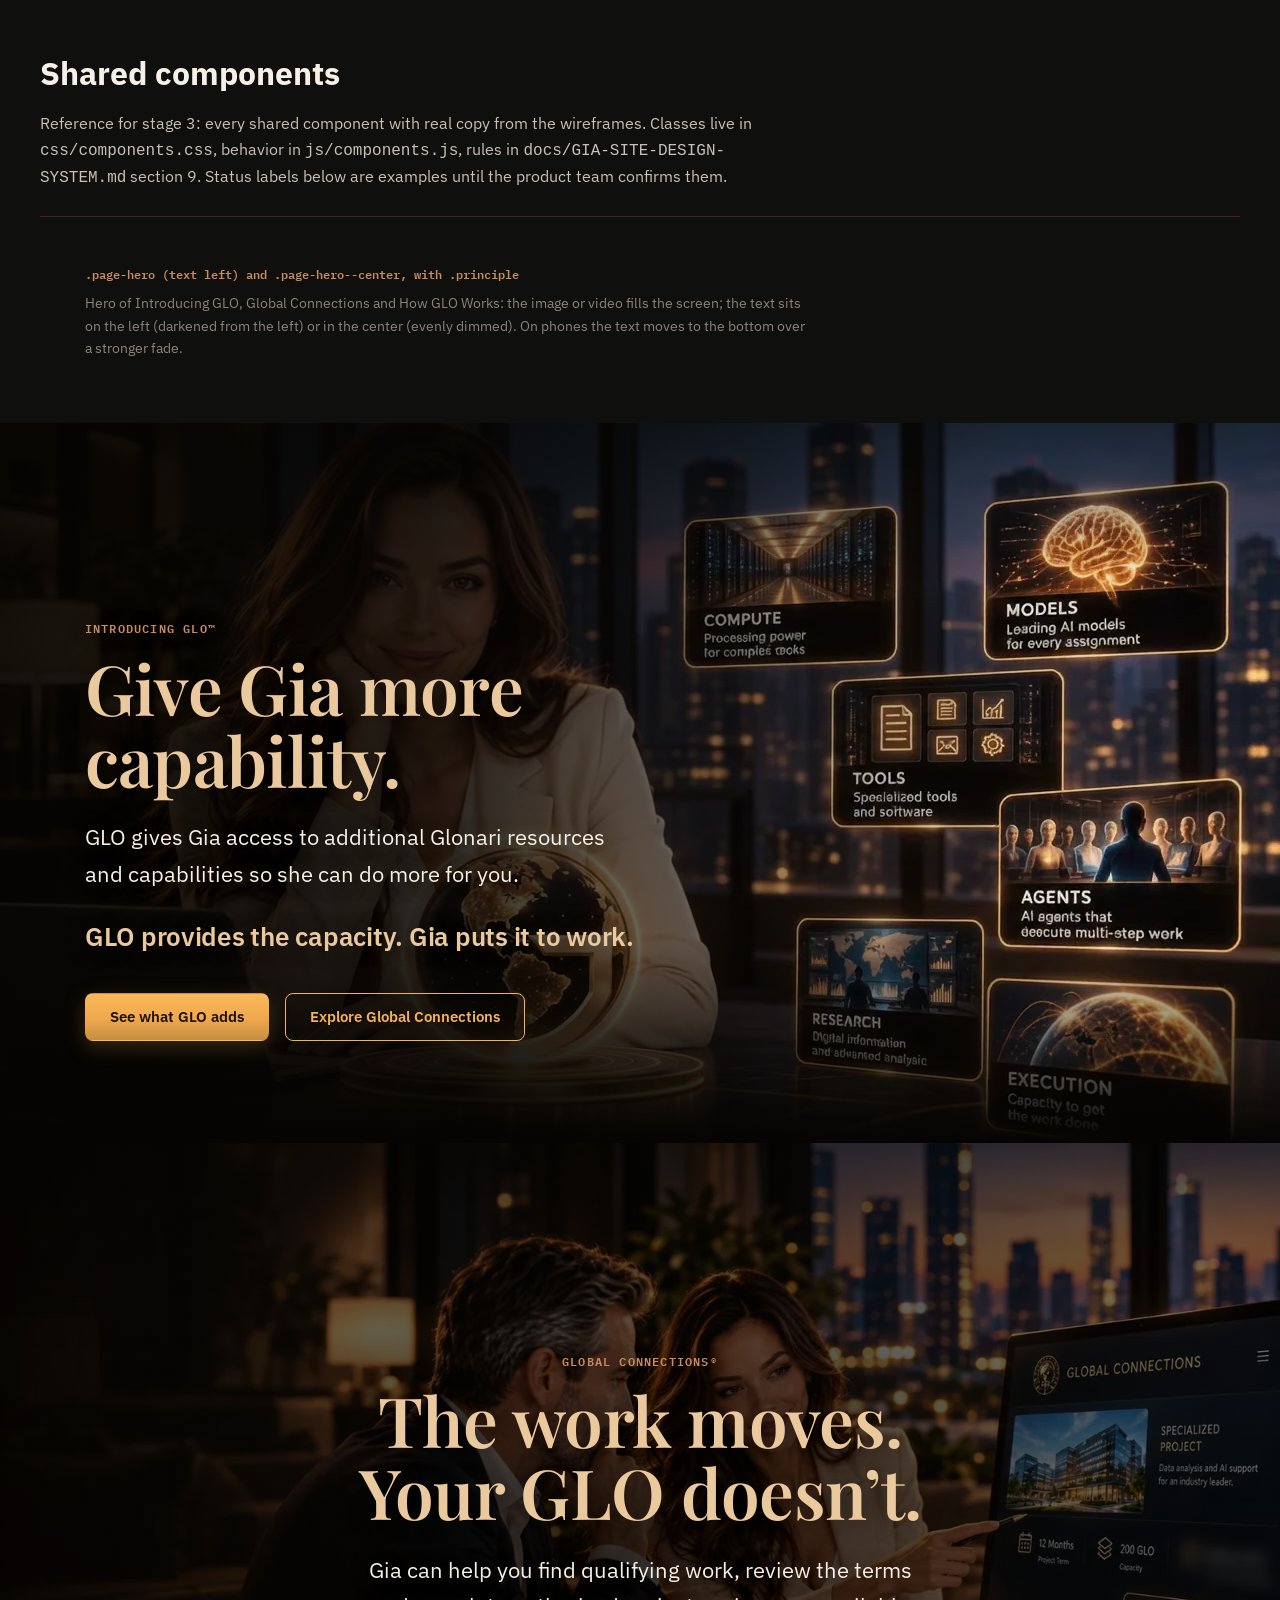
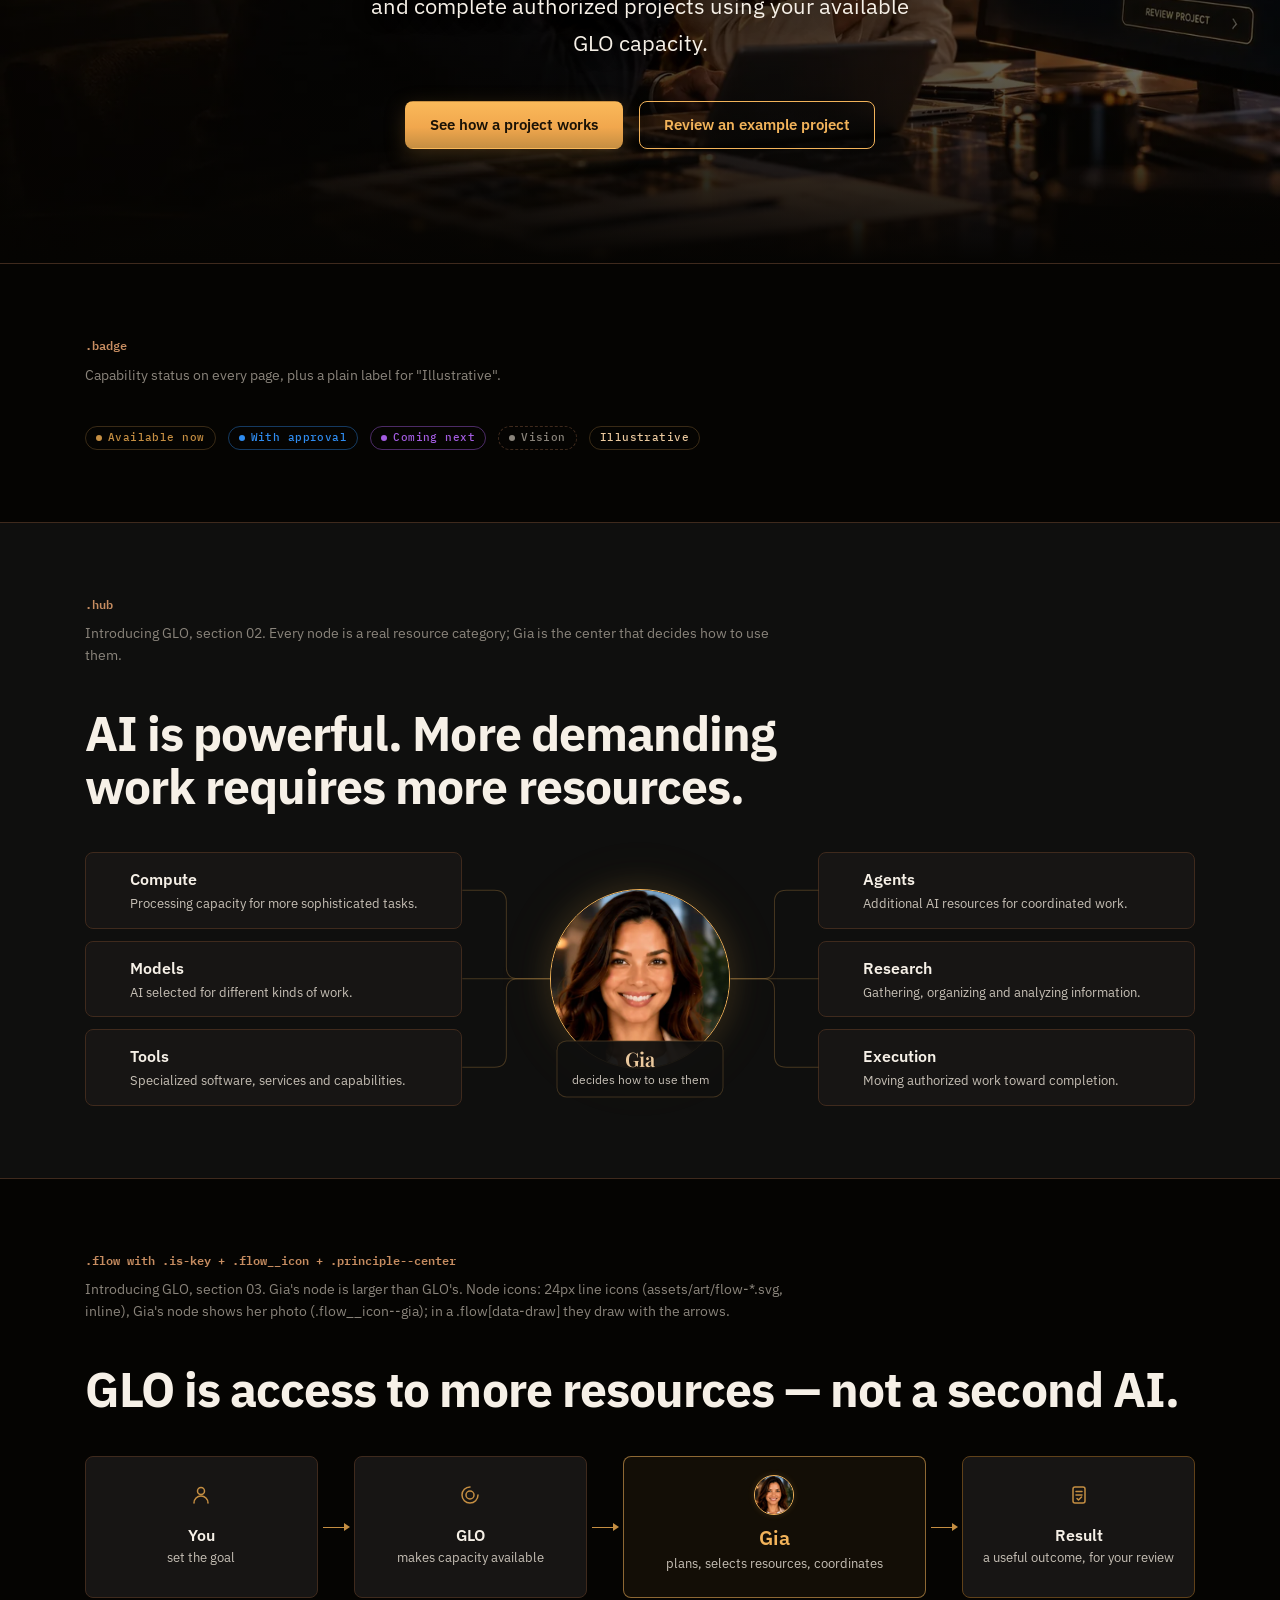
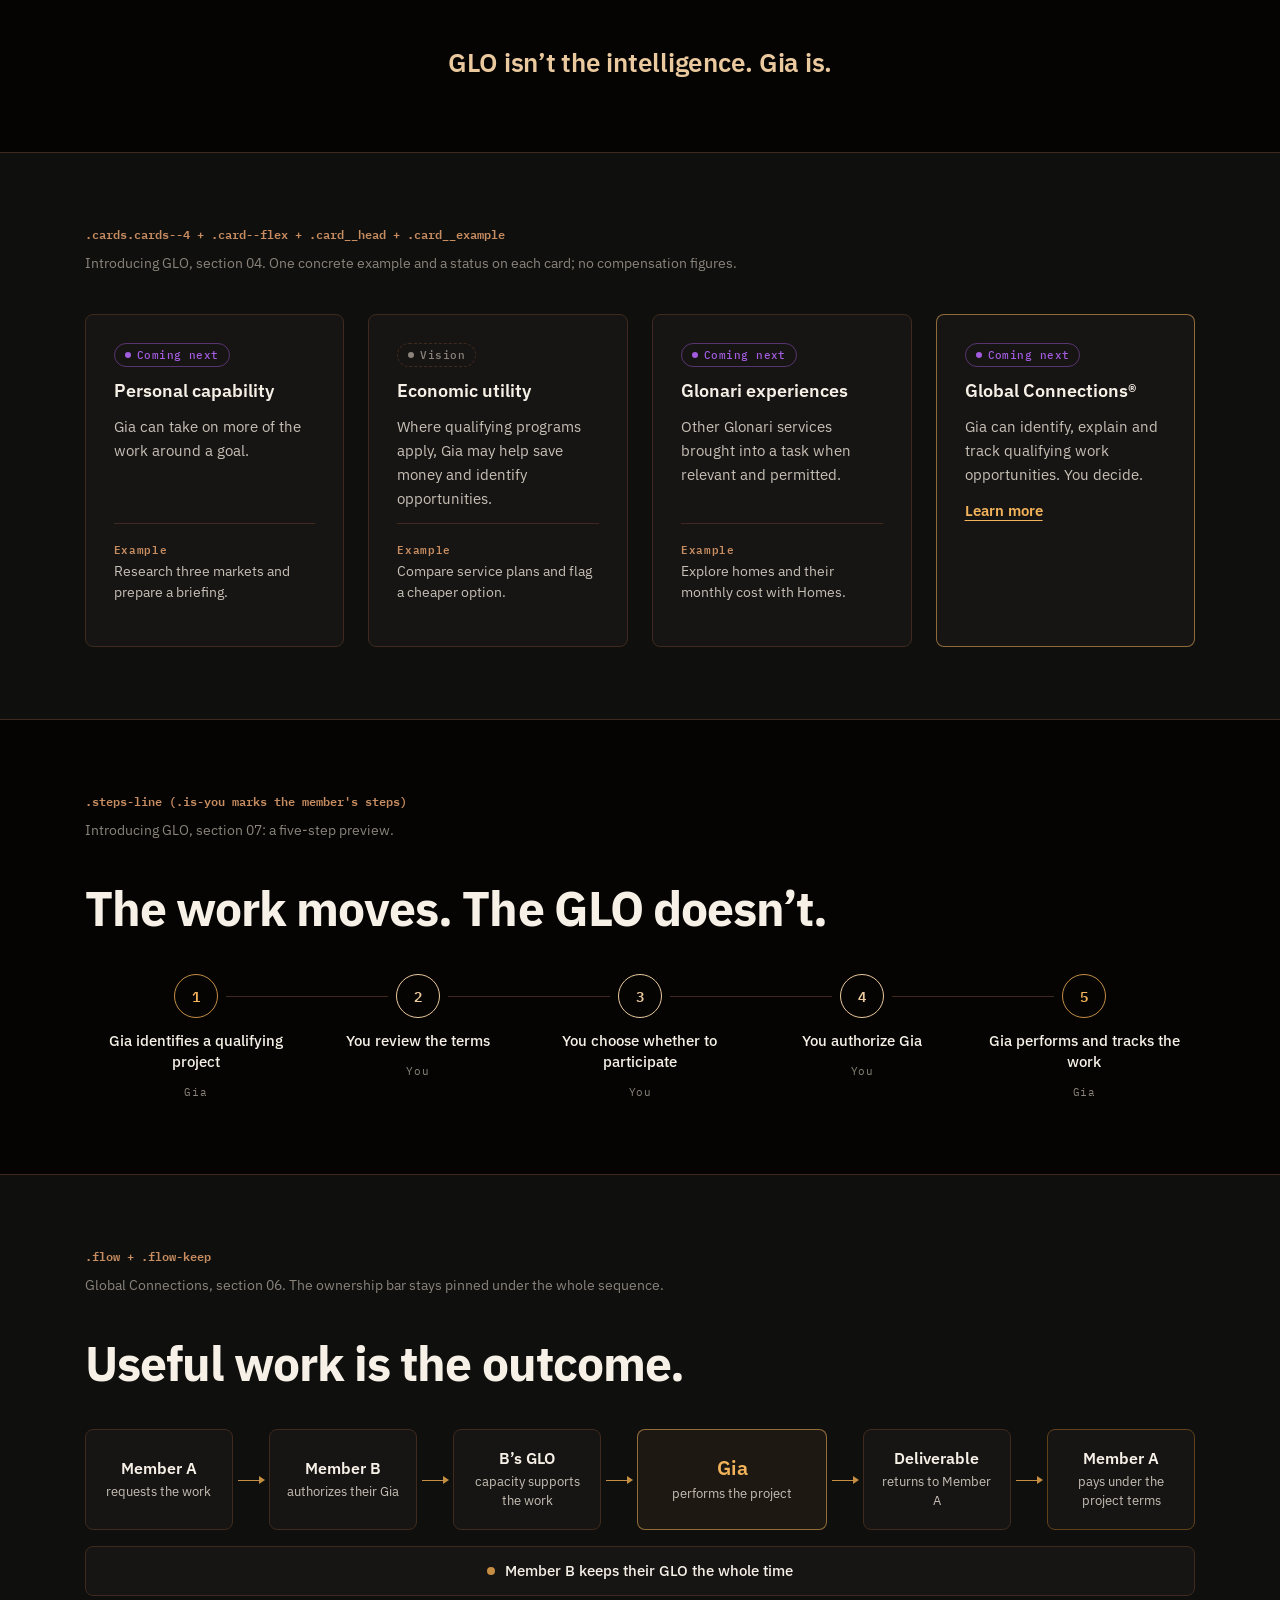
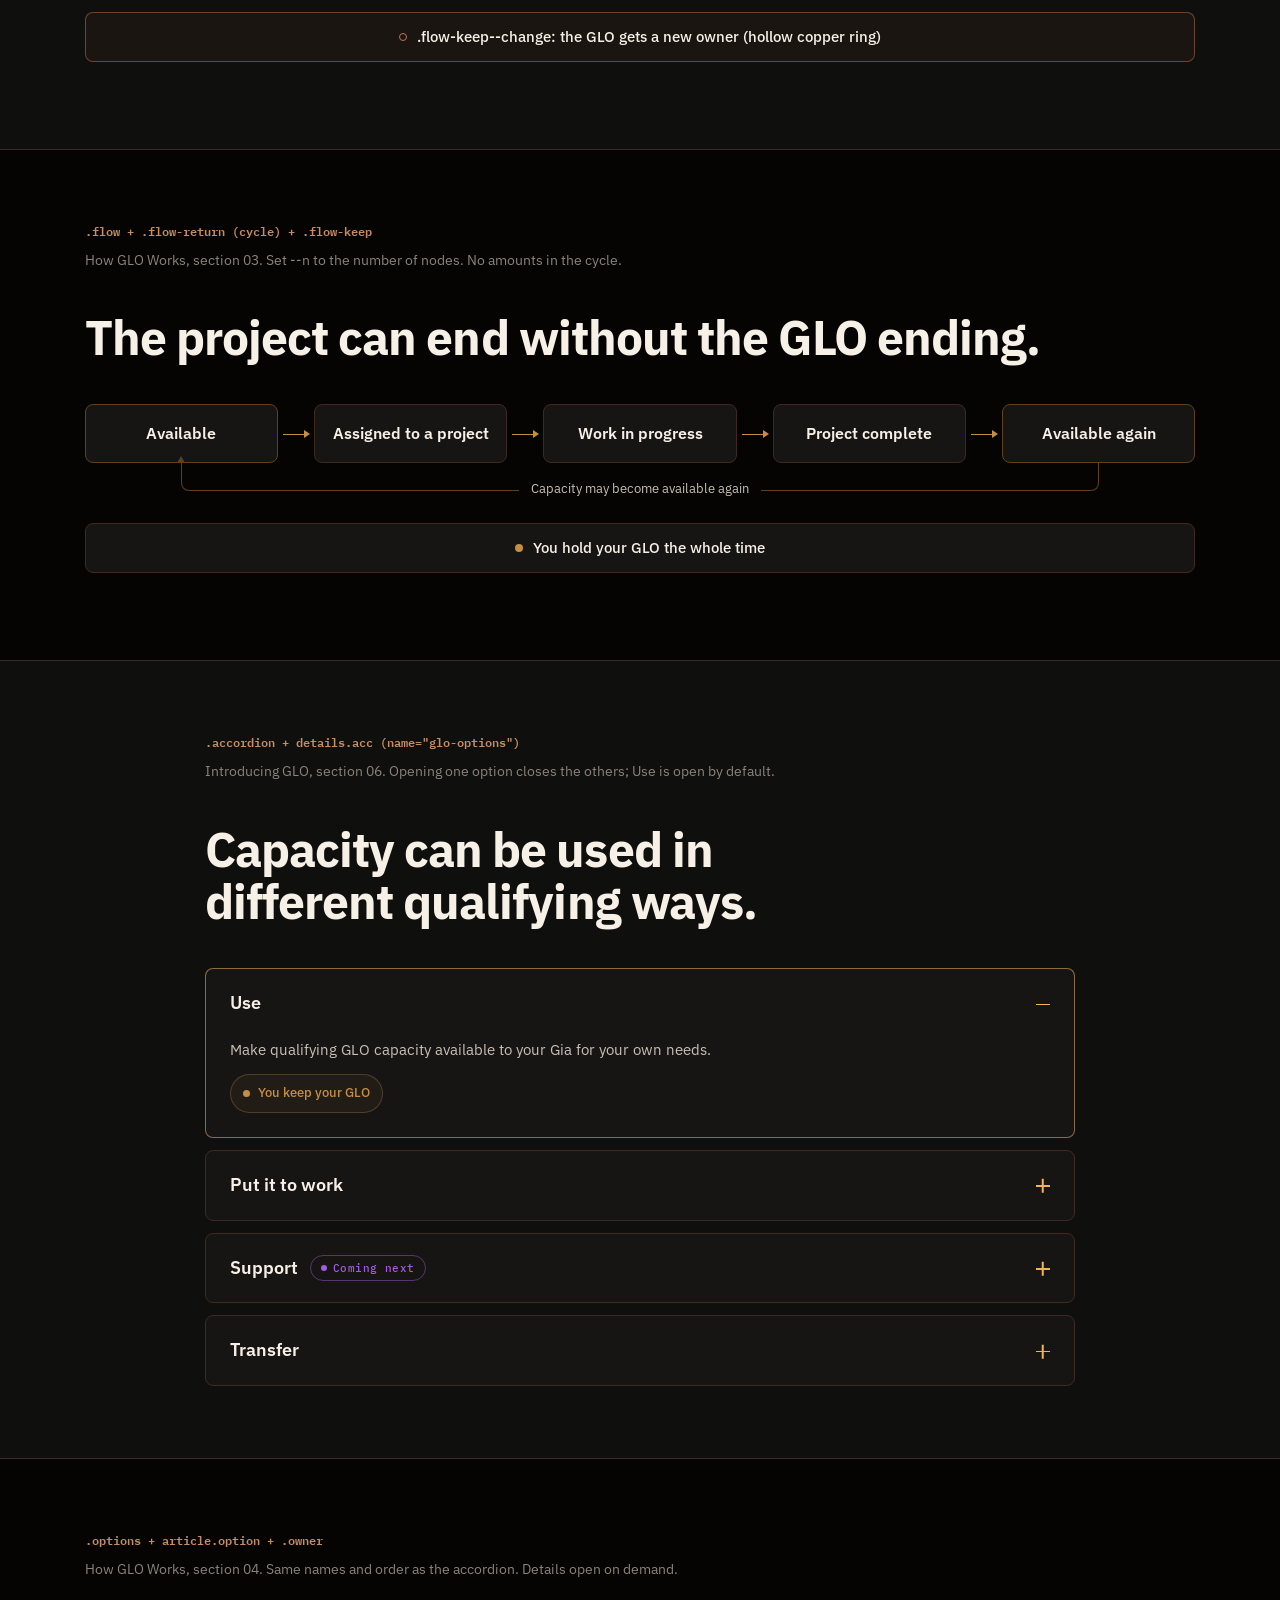
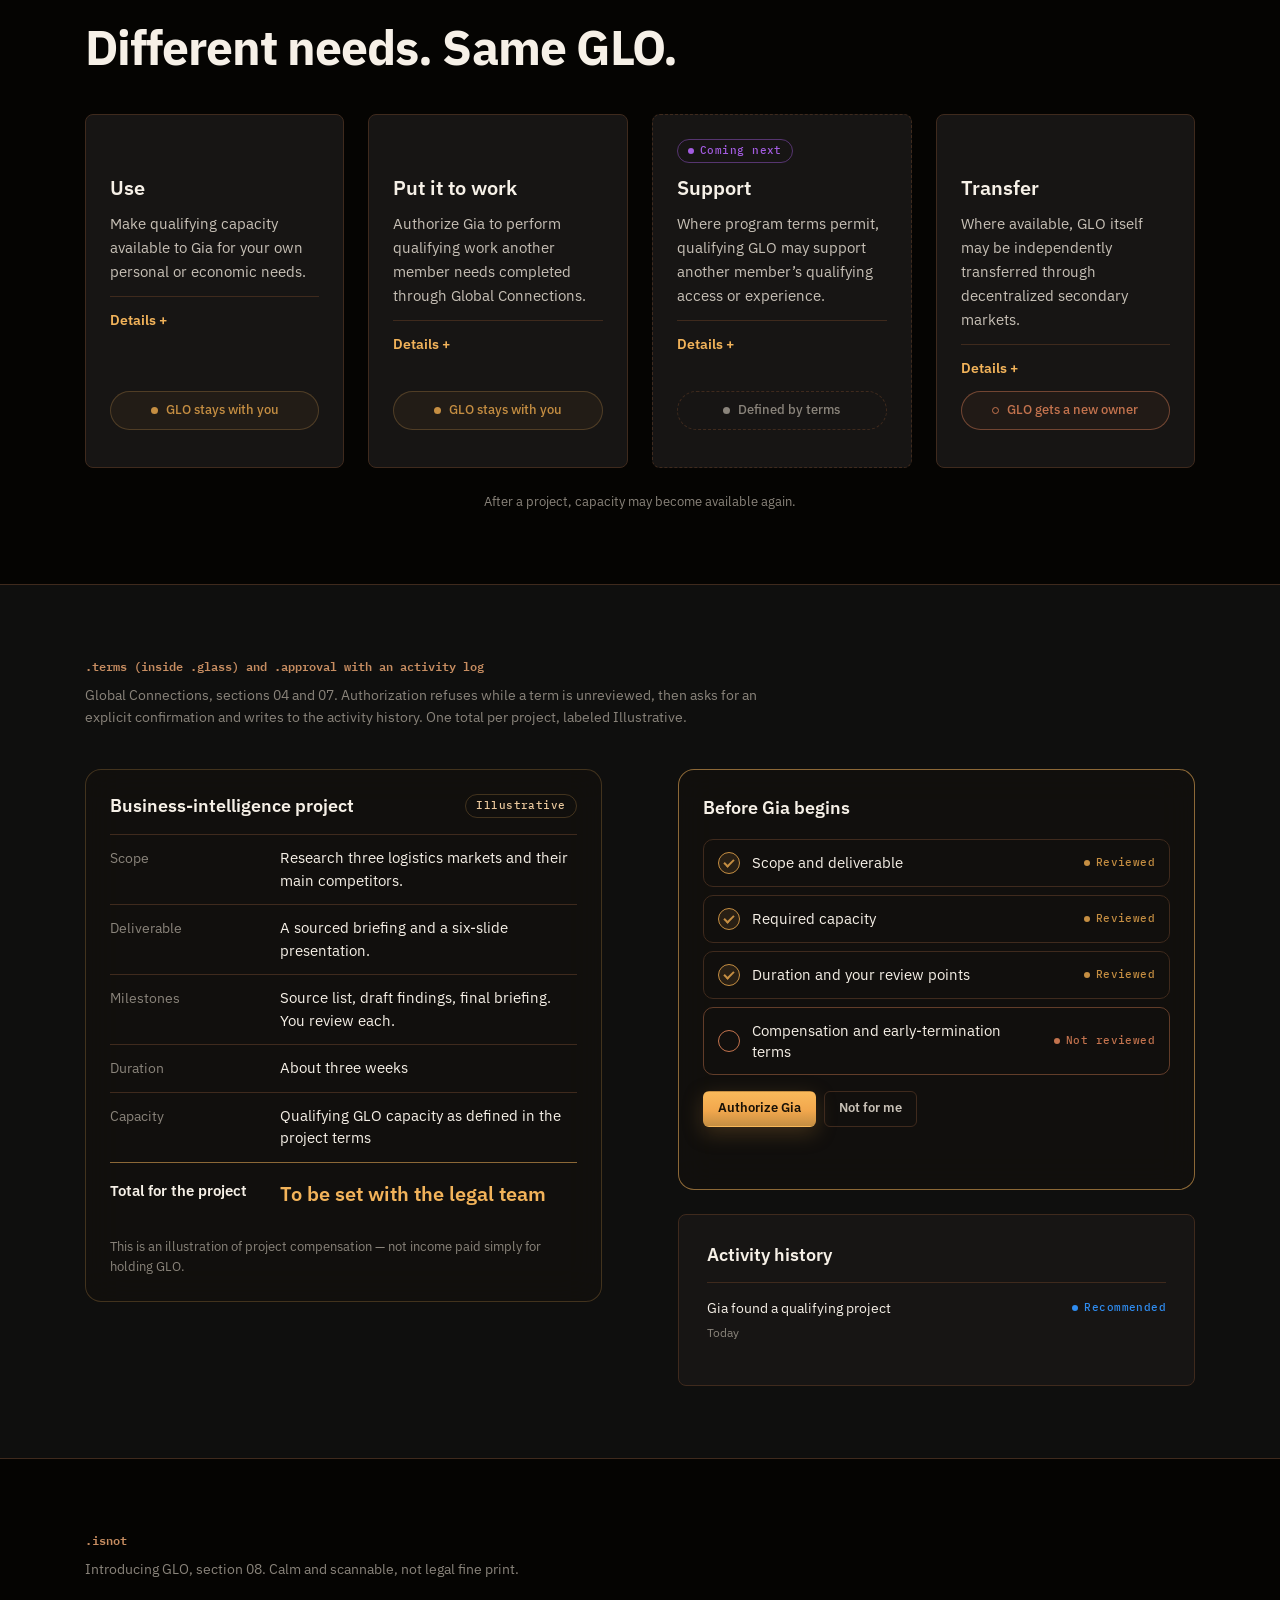
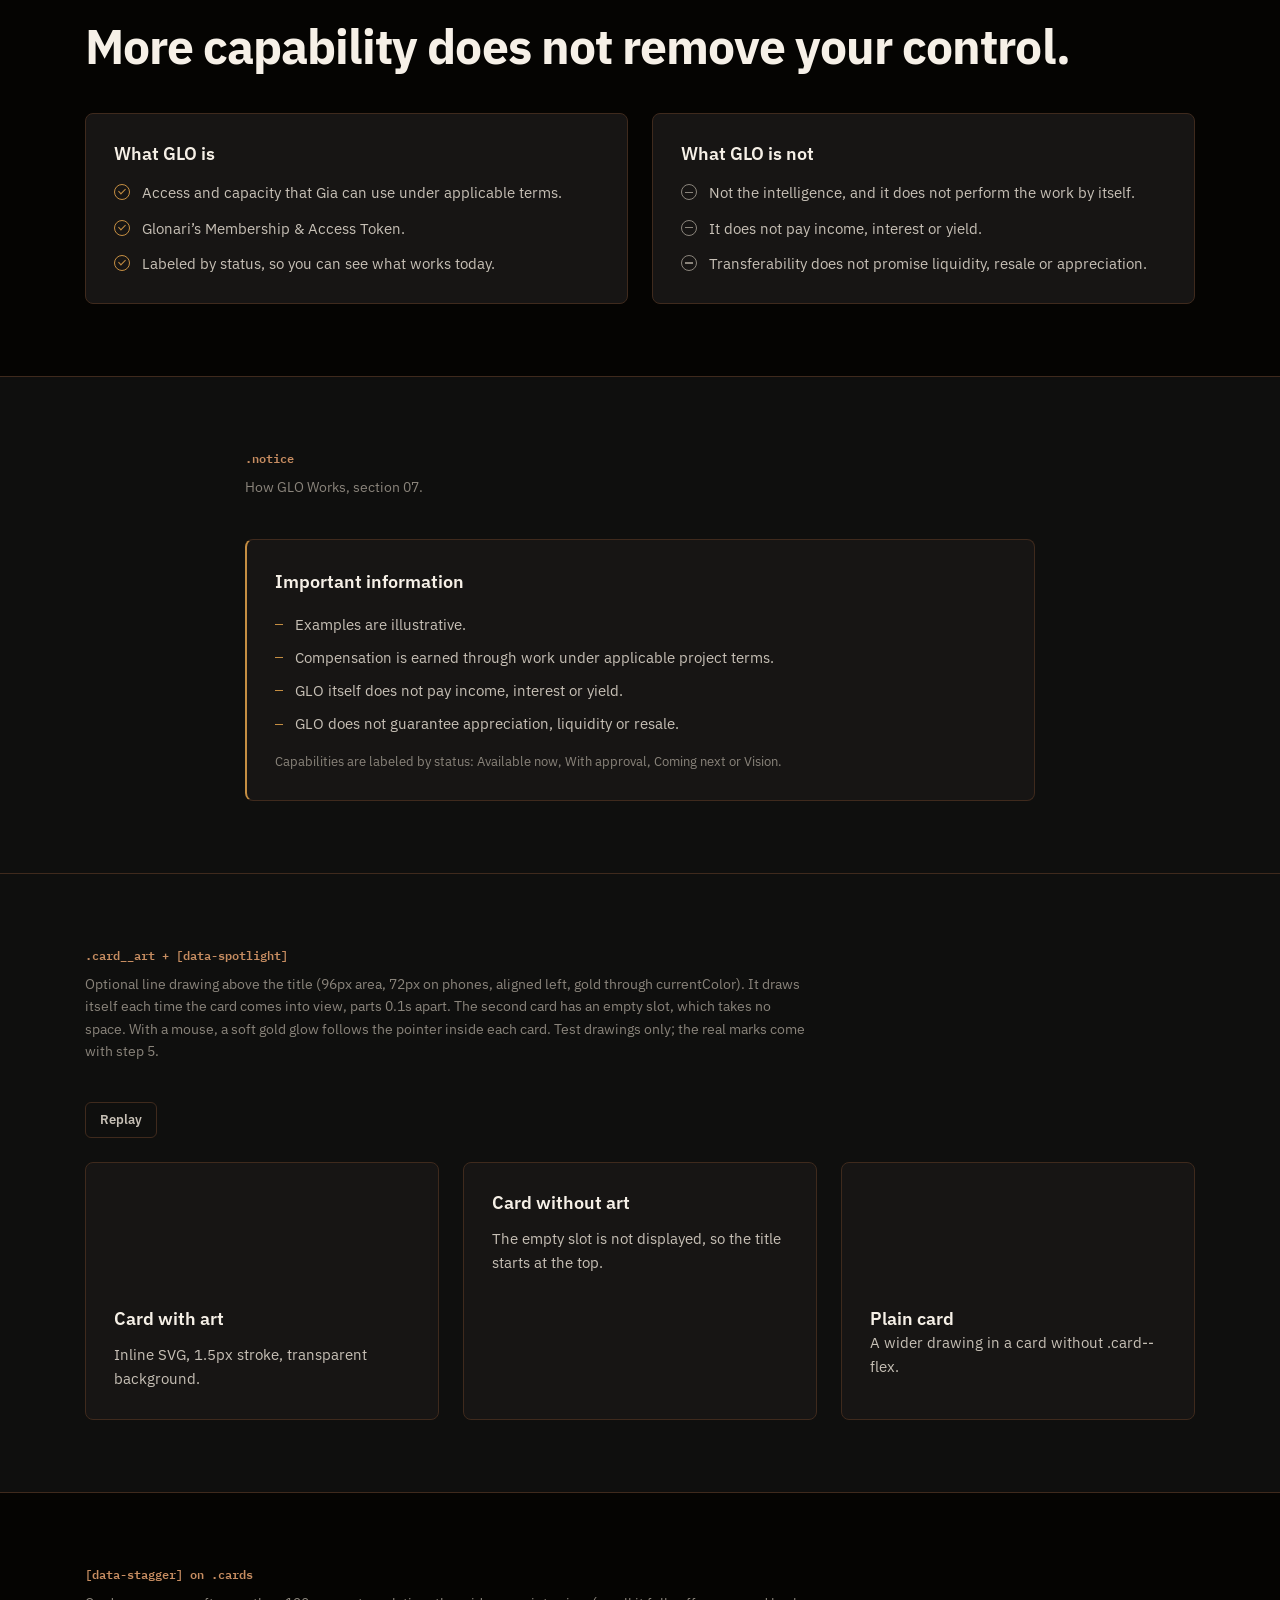
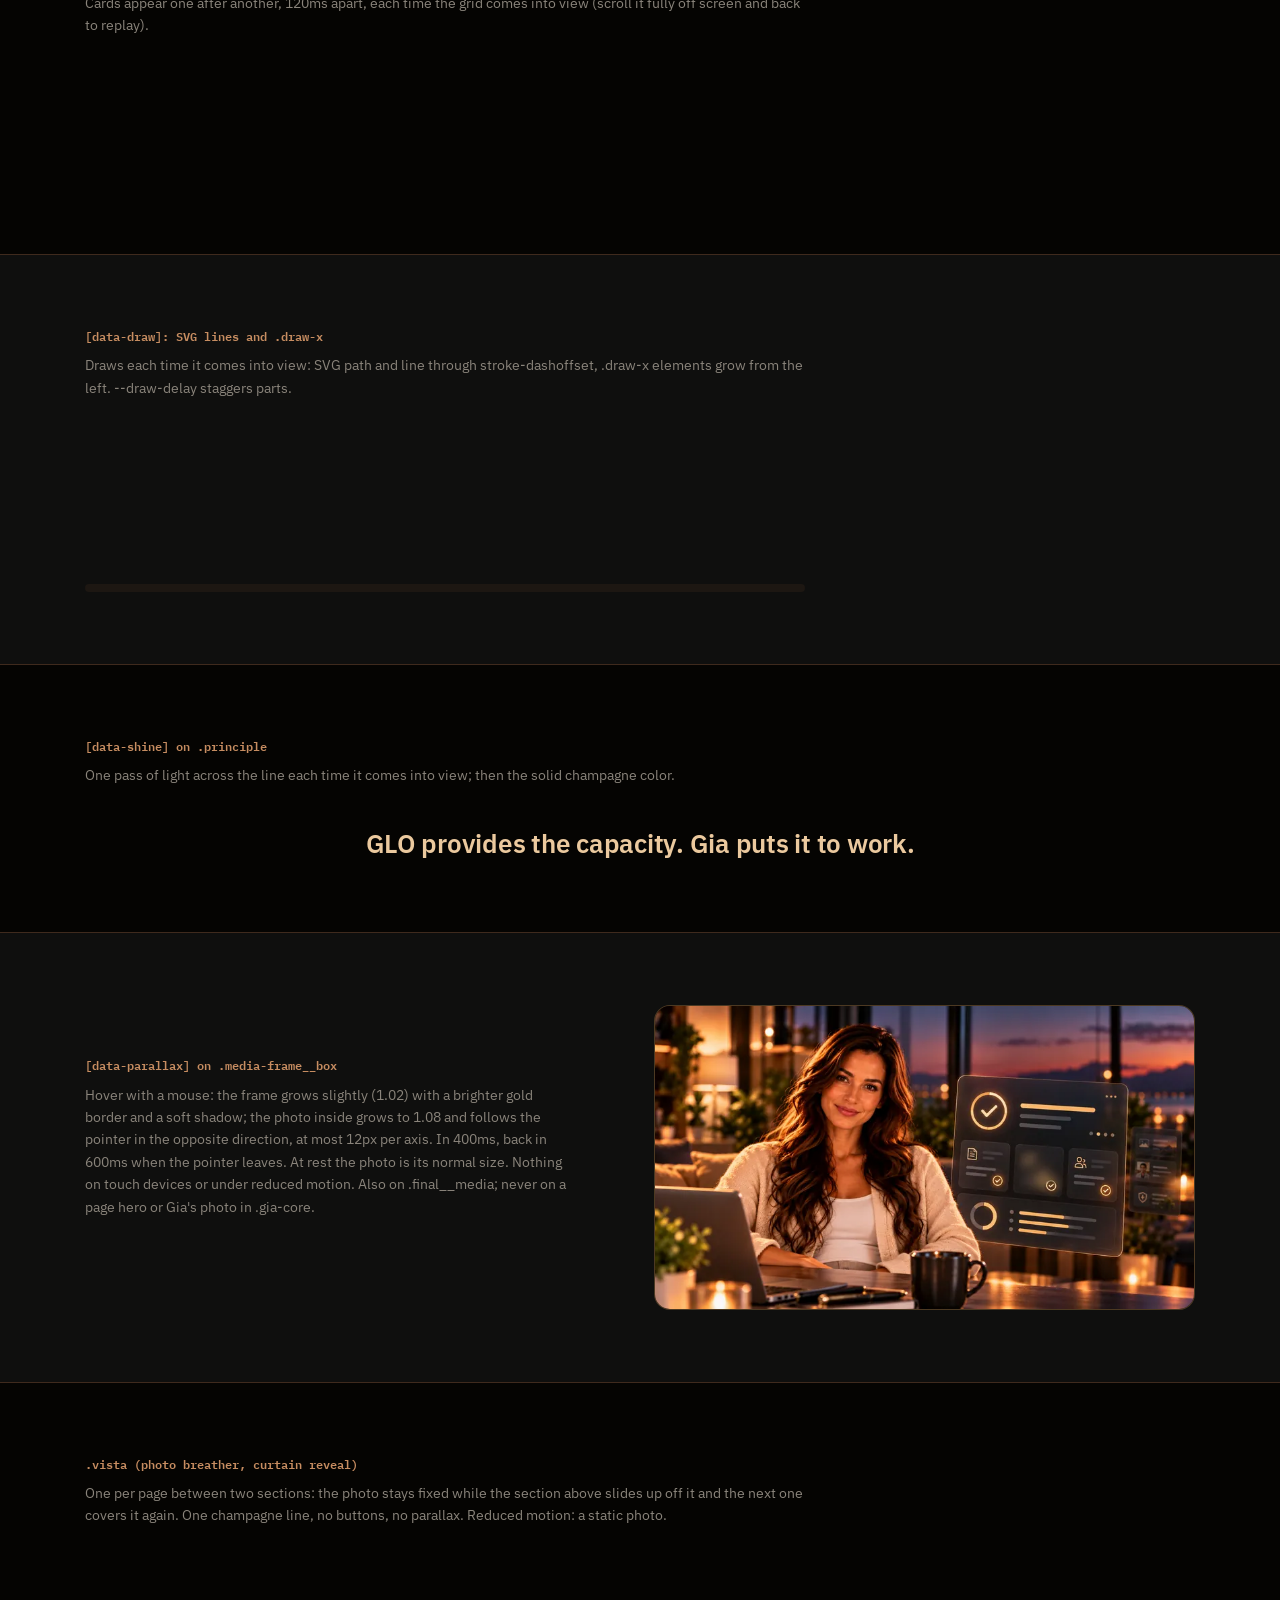
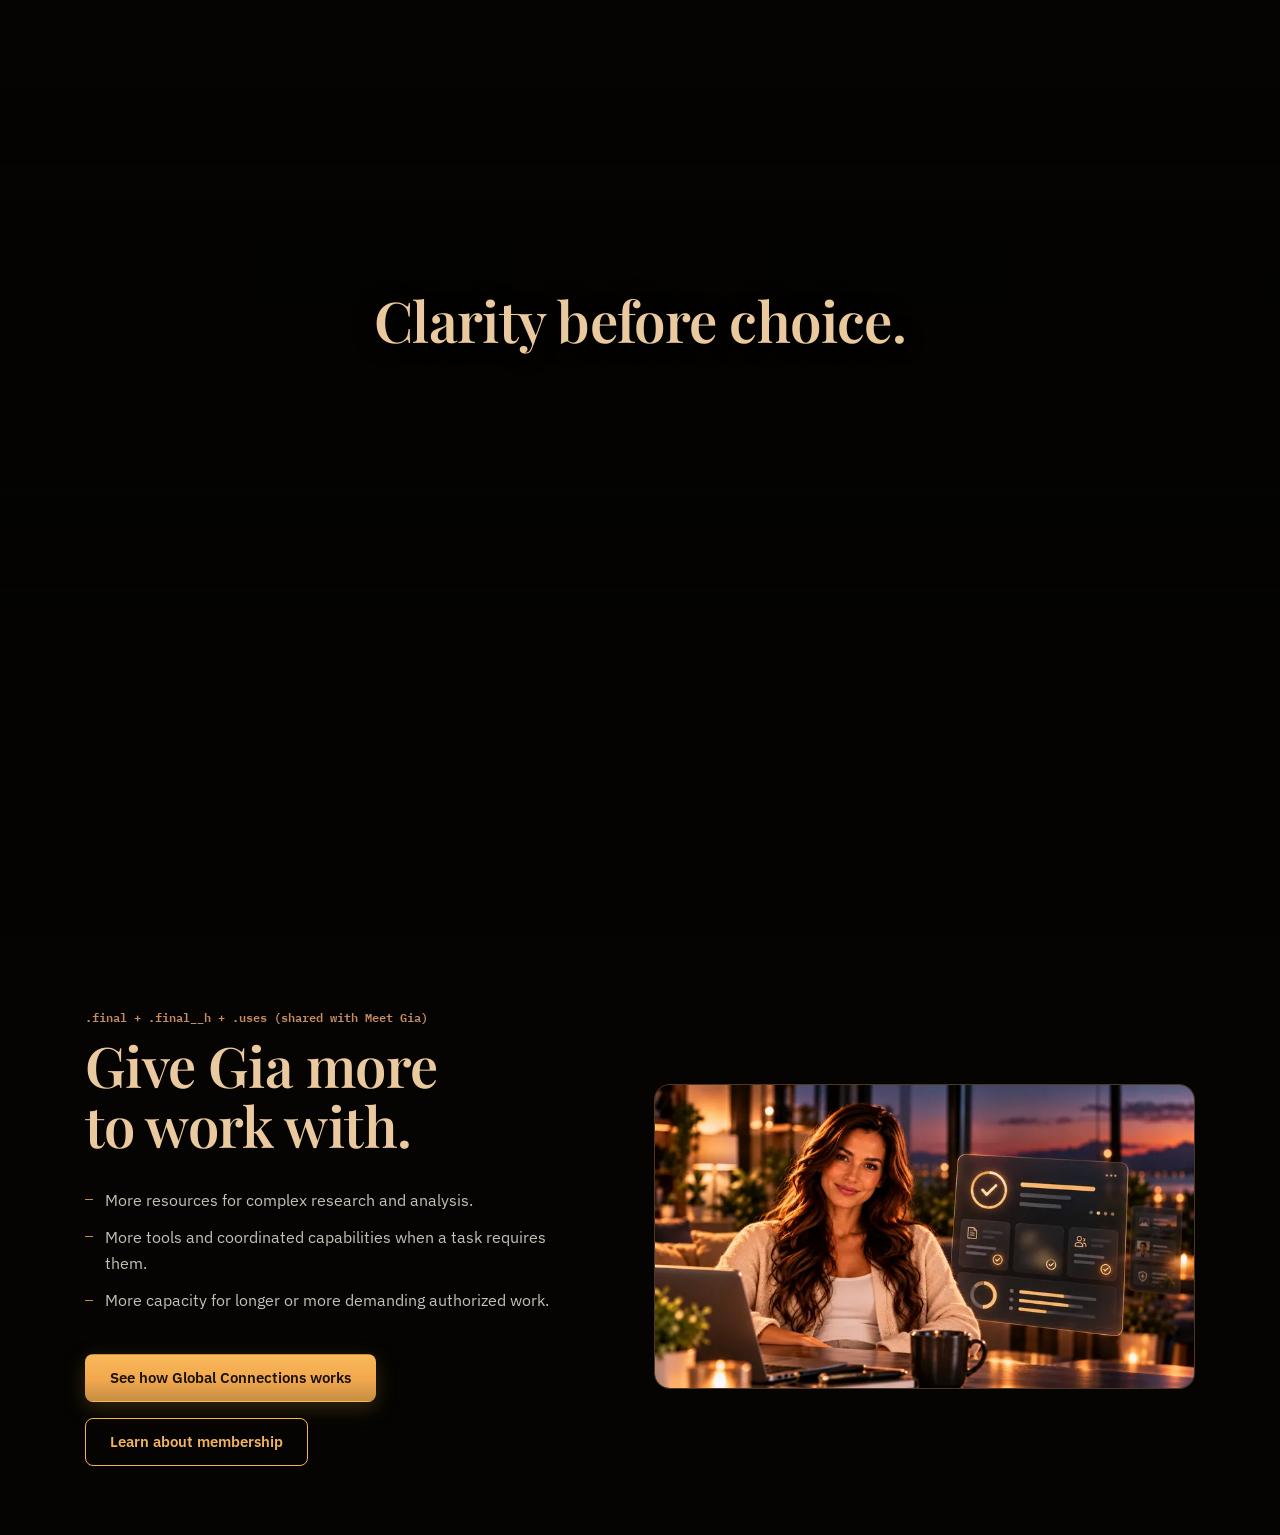
<file: docs/components.html>
<!DOCTYPE html>
<html lang="en">
<head>
<meta charset="utf-8">
<meta name="viewport" content="width=device-width, initial-scale=1, viewport-fit=cover">
<meta name="robots" content="noindex">
<title>Gia site — components</title>
<link rel="preconnect" href="https://fonts.googleapis.com">
<link rel="preconnect" href="https://fonts.gstatic.com" crossorigin>
<link href="https://fonts.googleapis.com/css2?family=IBM+Plex+Mono:wght@500;600&amp;family=IBM+Plex+Sans:wght@400;500;600;700&amp;family=Playfair+Display:wght@500;600;700&amp;display=swap" rel="stylesheet">
<link rel="icon" href="../assets/logo/favicon-32.png" sizes="32x32" type="image/png">
<link rel="stylesheet" href="../css/tokens.css">
<link rel="stylesheet" href="../css/base.css">
<link rel="stylesheet" href="../css/components.css">
<style>
  /* Reference page only: labels each example with its component name. Not part of the site. */
  .sg-head { padding: 48px 0 24px; border-bottom: 1px solid var(--gp-line); }
  .sg-head h1 { margin: 0; font-size: 32px; font-weight: 700; }
  .sg-head p { margin: 12px 0 0; color: var(--gp-text-2); max-width: 720px; }
  .sg { padding-block: 72px; border-bottom: 1px solid var(--gp-line); }
  .sg__name { margin: 0 0 8px; font-family: var(--font-mono); font-size: 12px; font-weight: 600; color: var(--gp-copper); }
  .sg__use { margin: 0 0 40px; font-size: 14px; color: var(--gp-text-muted); max-width: 720px; }
  .sg .page-hero { padding: 0; }
  .sg .h2 { margin-bottom: 40px; }
</style>
</head>
<body class="no-js">
<main id="main">
<div class="container sg-head">
  <h1>Shared components</h1>
  <p>Reference for stage 3: every shared component with real copy from the wireframes. Classes live in <code>css/components.css</code>, behavior in <code>js/components.js</code>, rules in <code>docs/GIA-SITE-DESIGN-SYSTEM.md</code> section 9. Status labels below are examples until the product team confirms them.</p>
</div>

<section class="sg" style="padding:0">
  <div class="container" style="padding-block:48px 24px">
    <p class="sg__name">.page-hero (text left) and .page-hero--center, with .principle</p>
    <p class="sg__use">Hero of Introducing GLO, Global Connections and How GLO Works: the image or video fills the screen; the text sits on the left (darkened from the left) or in the center (evenly dimmed). On phones the text moves to the bottom over a stronger fade.</p>
  </div>
  <div class="page-hero" style="min-height:720px;padding-top:96px">
    <div class="page-hero__media" style="--focus: 50% 45%"><img src="../assets/images/hero-glo-still.webp" width="1280" height="720" alt=""></div>
    <div class="container"><div class="page-hero__text">
      <p class="eyebrow">Introducing GLO™</p>
      <h1 class="page-hero__title">Give Gia more capability.</h1>
      <p class="lead">GLO gives Gia access to additional Glonari resources and capabilities so she can do more for you.</p>
      <p class="principle">GLO provides the capacity. Gia puts it to work.</p>
      <div class="btn-row btn-row--stack"><a class="btn btn--primary" href="#hub">See what GLO adds</a><a class="btn btn--secondary" href="#steps">Explore Global Connections</a></div>
    </div></div>
  </div>
  <div class="page-hero page-hero--center" style="min-height:720px;padding-top:96px">
    <div class="page-hero__media" style="--focus: 50% 40%"><img src="../assets/images/hero-gc-1600.webp" width="1600" height="900" alt=""></div>
    <div class="container"><div class="page-hero__text">
      <p class="eyebrow">Global Connections®</p>
      <h2 class="page-hero__title">The work moves. Your GLO doesn’t.</h2>
      <p class="lead">Gia can help you find qualifying work, review the terms and complete authorized projects using your available GLO capacity.</p>
      <div class="btn-row btn-row--stack"><a class="btn btn--primary" href="#steps">See how a project works</a><a class="btn btn--secondary" href="#steps">Review an example project</a></div>
    </div></div>
  </div>
</section>

<section class="sg section--deep">
  <div class="container">
    <p class="sg__name">.badge</p>
    <p class="sg__use">Capability status on every page, plus a plain label for "Illustrative".</p>
    <div class="btn-row" style="gap:12px">
      <span class="badge badge--now">Available now</span><span class="badge badge--approval">With approval</span><span class="badge badge--next">Coming next</span><span class="badge badge--vision">Vision</span><span class="badge badge--plain">Illustrative</span>
    </div>
  </div>
</section>

<section class="sg" id="hub">
  <div class="container">
    <p class="sg__name">.hub</p>
    <p class="sg__use">Introducing GLO, section 02. Every node is a real resource category; Gia is the center that decides how to use them.</p>
    <h2 class="h2">AI is powerful. More demanding work requires more resources.</h2>
    <div class="hub" data-pulse="hub">
      <ul class="hub__side hub__side--left">
        <li class="hub__node"><span class="hub__name">Compute</span><span class="hub__desc">Processing capacity for more sophisticated tasks.</span></li>
        <li class="hub__node"><span class="hub__name">Models</span><span class="hub__desc">AI selected for different kinds of work.</span></li>
        <li class="hub__node"><span class="hub__name">Tools</span><span class="hub__desc">Specialized software, services and capabilities.</span></li>
      </ul>
      <div class="hub__core gia-core"><div class="gia-core__photo"><picture><source srcset="../assets/images/gia.webp" type="image/webp"><img src="../assets/images/gia.png" alt="Gia" width="400" height="400" loading="lazy" decoding="async"></picture></div><p class="gia-core__plate"><span class="gia-core__name">Gia</span><span class="gia-core__sub">decides how to use them</span></p></div>
      <ul class="hub__side hub__side--right">
        <li class="hub__node"><span class="hub__name">Agents</span><span class="hub__desc">Additional AI resources for coordinated work.</span></li>
        <li class="hub__node"><span class="hub__name">Research</span><span class="hub__desc">Gathering, organizing and analyzing information.</span></li>
        <li class="hub__node"><span class="hub__name">Execution</span><span class="hub__desc">Moving authorized work toward completion.</span></li>
      </ul>
    </div>
  </div>
</section>

<section class="sg section--deep">
  <div class="container">
    <p class="sg__name">.flow with .is-key + .flow__icon + .principle--center</p>
    <p class="sg__use">Introducing GLO, section 03. Gia's node is larger than GLO's. Node icons: 24px line icons (assets/art/flow-*.svg, inline), Gia's node shows her photo (.flow__icon--gia); in a .flow[data-draw] they draw with the arrows.</p>
    <h2 class="h2">GLO is access to more resources — not a second AI.</h2>
    <ol class="flow">
      <li class="flow__node"><svg class="flow__icon" width="24" height="24" viewBox="0 0 24 24" fill="none" stroke="currentColor" stroke-width="1.5" stroke-linecap="round" stroke-linejoin="round" aria-hidden="true" focusable="false"><circle cx="12" cy="8" r="3.5" vector-effect="non-scaling-stroke"/><path d="M5 20c0-3.9 3.1-7 7-7s7 3.1 7 7" vector-effect="non-scaling-stroke"/></svg><span class="flow__title">You</span><span class="flow__sub">set the goal</span></li>
      <li class="flow__node"><svg class="flow__icon" width="24" height="24" viewBox="0 0 24 24" fill="none" stroke="currentColor" stroke-width="1.5" stroke-linecap="round" stroke-linejoin="round" aria-hidden="true" focusable="false"><circle cx="12" cy="12" r="4" vector-effect="non-scaling-stroke"/><path d="M20 12A8 8 0 1 1 12 4" vector-effect="non-scaling-stroke"/></svg><span class="flow__title">GLO</span><span class="flow__sub">makes capacity available</span></li>
      <li class="flow__node is-key"><div class="flow__icon flow__icon--gia" aria-hidden="true"><div class="gia-core"><div class="gia-core__photo"><picture><source srcset="../assets/images/gia.webp" type="image/webp"><img src="../assets/images/gia.png" alt="" width="400" height="400" loading="lazy" decoding="async"></picture></div></div></div><span class="flow__title">Gia</span><span class="flow__sub">plans, selects resources, coordinates</span></li>
      <li class="flow__node is-end"><svg class="flow__icon" width="24" height="24" viewBox="0 0 24 24" fill="none" stroke="currentColor" stroke-width="1.5" stroke-linecap="round" stroke-linejoin="round" aria-hidden="true" focusable="false"><rect x="6" y="4" width="12" height="16" rx="2" vector-effect="non-scaling-stroke"/><path d="M9 8.5H15" vector-effect="non-scaling-stroke"/><path d="M9 12H15" vector-effect="non-scaling-stroke"/><path d="M10 15.5l1.5 1.5 3-3" vector-effect="non-scaling-stroke"/></svg><span class="flow__title">Result</span><span class="flow__sub">a useful outcome, for your review</span></li>
    </ol>
    <p class="principle principle--center" style="margin-top:48px">GLO isn’t the intelligence. Gia is.</p>
  </div>
</section>

<section class="sg">
  <div class="container">
    <p class="sg__name">.cards.cards--4 + .card--flex + .card__head + .card__example</p>
    <p class="sg__use">Introducing GLO, section 04. One concrete example and a status on each card; no compensation figures.</p>
    <div class="cards cards--4">
      <article class="card card--flex"><div class="card__head"><h3 class="h4">Personal capability</h3><span class="badge badge--next">Coming next</span></div><p class="small">Gia can take on more of the work around a goal.</p><p class="card__example"><b>Example</b>Research three markets and prepare a briefing.</p></article>
      <article class="card card--flex"><div class="card__head"><h3 class="h4">Economic utility</h3><span class="badge badge--vision">Vision</span></div><p class="small">Where qualifying programs apply, Gia may help save money and identify opportunities.</p><p class="card__example"><b>Example</b>Compare service plans and flag a cheaper option.</p></article>
      <article class="card card--flex"><div class="card__head"><h3 class="h4">Glonari experiences</h3><span class="badge badge--next">Coming next</span></div><p class="small">Other Glonari services brought into a task when relevant and permitted.</p><p class="card__example"><b>Example</b>Explore homes and their monthly cost with Homes.</p></article>
      <article class="card card--flex card--key"><div class="card__head"><h3 class="h4">Global Connections®</h3><span class="badge badge--next">Coming next</span></div><p class="small">Gia can identify, explain and track qualifying work opportunities. You decide.</p><a class="card__link" href="#steps">Learn more</a></article>
    </div>
  </div>
</section>

<section class="sg section--deep" id="steps">
  <div class="container">
    <p class="sg__name">.steps-line (.is-you marks the member's steps)</p>
    <p class="sg__use">Introducing GLO, section 07: a five-step preview.</p>
    <h2 class="h2">The work moves. The GLO doesn’t.</h2>
    <ol class="steps-line">
      <li class="steps-line__item"><span class="steps-line__label">Gia identifies a qualifying project</span><span class="steps-line__who">Gia</span></li>
      <li class="steps-line__item is-you"><span class="steps-line__label">You review the terms</span><span class="steps-line__who">You</span></li>
      <li class="steps-line__item is-you"><span class="steps-line__label">You choose whether to participate</span><span class="steps-line__who">You</span></li>
      <li class="steps-line__item is-you"><span class="steps-line__label">You authorize Gia</span><span class="steps-line__who">You</span></li>
      <li class="steps-line__item"><span class="steps-line__label">Gia performs and tracks the work</span><span class="steps-line__who">Gia</span></li>
    </ol>
  </div>
</section>

<section class="sg">
  <div class="container">
    <p class="sg__name">.flow + .flow-keep</p>
    <p class="sg__use">Global Connections, section 06. The ownership bar stays pinned under the whole sequence.</p>
    <h2 class="h2">Useful work is the outcome.</h2>
    <ol class="flow">
      <li class="flow__node"><span class="flow__title">Member A</span><span class="flow__sub">requests the work</span></li>
      <li class="flow__node"><span class="flow__title">Member B</span><span class="flow__sub">authorizes their Gia</span></li>
      <li class="flow__node"><span class="flow__title">B’s GLO</span><span class="flow__sub">capacity supports the work</span></li>
      <li class="flow__node is-key"><span class="flow__title">Gia</span><span class="flow__sub">performs the project</span></li>
      <li class="flow__node"><span class="flow__title">Deliverable</span><span class="flow__sub">returns to Member A</span></li>
      <li class="flow__node is-end"><span class="flow__title">Member A</span><span class="flow__sub">pays under the project terms</span></li>
    </ol>
    <p class="flow-keep">Member B keeps their GLO the whole time</p>
    <p class="flow-keep flow-keep--change">.flow-keep--change: the GLO gets a new owner (hollow copper ring)</p>
  </div>
</section>

<section class="sg section--deep">
  <div class="container">
    <p class="sg__name">.flow + .flow-return (cycle) + .flow-keep</p>
    <p class="sg__use">How GLO Works, section 03. Set --n to the number of nodes. No amounts in the cycle.</p>
    <h2 class="h2">The project can end without the GLO ending.</h2>
    <ol class="flow" style="--n:5">
      <li class="flow__node is-end"><span class="flow__title">Available</span></li>
      <li class="flow__node"><span class="flow__title">Assigned to a project</span></li>
      <li class="flow__node"><span class="flow__title">Work in progress</span></li>
      <li class="flow__node"><span class="flow__title">Project complete</span></li>
      <li class="flow__node is-end"><span class="flow__title">Available again</span></li>
    </ol>
    <div class="flow-return" style="--n:5"><span class="flow-return__label">Capacity may become available again</span></div>
    <p class="flow-keep" style="margin-top:32px">You hold your GLO the whole time</p>
  </div>
</section>

<section class="sg">
  <div class="container" style="max-width:960px">
    <p class="sg__name">.accordion + details.acc (name="glo-options")</p>
    <p class="sg__use">Introducing GLO, section 06. Opening one option closes the others; Use is open by default.</p>
    <h2 class="h2">Capacity can be used in different qualifying ways.</h2>
    <div class="accordion">
      <details class="acc" name="glo-options" open><summary class="acc__sum">Use<span class="acc__icon" aria-hidden="true"></span></summary><div class="acc__body"><p class="small">Make qualifying GLO capacity available to your Gia for your own needs.</p><p class="owner owner--keep">You keep your GLO</p></div></details>
      <details class="acc" name="glo-options"><summary class="acc__sum">Put it to work<span class="acc__icon" aria-hidden="true"></span></summary><div class="acc__body"><p class="small">Authorize your Gia to perform a qualifying Global Connections project. The work moves; you retain the GLO.</p><p class="owner owner--keep">You keep your GLO</p></div></details>
      <details class="acc" name="glo-options"><summary class="acc__sum">Support <span class="badge badge--next">Coming next</span><span class="acc__icon" aria-hidden="true"></span></summary><div class="acc__body"><p class="small">Where program terms permit, qualifying GLO may support another member’s qualifying access or experience.</p><p class="owner owner--terms">Defined by program terms</p></div></details>
      <details class="acc" name="glo-options"><summary class="acc__sum">Transfer<span class="acc__icon" aria-hidden="true"></span></summary><div class="acc__body"><p class="small">Where available, qualifying GLO may be independently transferred through decentralized secondary markets.</p><p class="owner owner--change">Ownership changes when the GLO transfers</p></div></details>
    </div>
  </div>
</section>

<section class="sg section--deep">
  <div class="container">
    <p class="sg__name">.options + article.option + .owner</p>
    <p class="sg__use">How GLO Works, section 04. Same names and order as the accordion. Details open on demand.</p>
    <h2 class="h2">Different needs. Same GLO.</h2>
    <div class="options">
      <article class="option"><div class="option__head"><h3 class="option__name">Use</h3></div><p class="small">Make qualifying capacity available to Gia for your own personal or economic needs.</p>
        <details class="option__more"><summary>Details</summary><dl><dt>Ownership</dt><dd>You keep your GLO.</dd><dt>Value</dt><dd>You receive the result of Gia’s work.</dd></dl></details>
        <p class="owner owner--keep">GLO stays with you</p></article>
      <article class="option"><div class="option__head"><h3 class="option__name">Put it to work</h3></div><p class="small">Authorize Gia to perform qualifying work another member needs completed through Global Connections.</p>
        <details class="option__more"><summary>Details</summary><dl><dt>Ownership</dt><dd>You keep your GLO.</dd><dt>Value</dt><dd>The requester receives the deliverable and pays for the work; you receive project compensation under its terms.</dd></dl></details>
        <p class="owner owner--keep">GLO stays with you</p></article>
      <article class="option option--conditional"><div class="option__head"><h3 class="option__name">Support</h3><span class="badge badge--next">Coming next</span></div><p class="small">Where program terms permit, qualifying GLO may support another member’s qualifying access or experience.</p>
        <details class="option__more"><summary>Details</summary><dl><dt>Ownership and value</dt><dd>Defined by the applicable program terms.</dd></dl></details>
        <p class="owner owner--terms">Defined by terms</p></article>
      <article class="option"><div class="option__head"><h3 class="option__name">Transfer</h3></div><p class="small">Where available, GLO itself may be independently transferred through decentralized secondary markets.</p>
        <details class="option__more"><summary>Details</summary><dl><dt>Ownership</dt><dd>Changes when the GLO transfers.</dd><dt>Value</dt><dd>Market participants determine the price.</dd></dl></details>
        <p class="owner owner--change">GLO gets a new owner</p></article>
    </div>
    <p class="caption" style="margin-top:24px;text-align:center">After a project, capacity may become available again.</p>
  </div>
</section>

<section class="sg">
  <div class="container">
    <p class="sg__name">.terms (inside .glass) and .approval with an activity log</p>
    <p class="sg__use">Global Connections, sections 04 and 07. Authorization refuses while a term is unreviewed, then asks for an explicit confirmation and writes to the activity history. One total per project, labeled Illustrative.</p>
    <div class="split" style="align-items:start">
      <div class="glass terms">
        <div class="terms__head"><p class="terms__title">Business-intelligence project</p><span class="badge badge--plain">Illustrative</span></div>
        <dl class="terms__list">
          <div class="terms__row"><dt>Scope</dt><dd>Research three logistics markets and their main competitors.</dd></div>
          <div class="terms__row"><dt>Deliverable</dt><dd>A sourced briefing and a six-slide presentation.</dd></div>
          <div class="terms__row"><dt>Milestones</dt><dd>Source list, draft findings, final briefing. You review each.</dd></div>
          <div class="terms__row"><dt>Duration</dt><dd>About three weeks</dd></div>
          <div class="terms__row"><dt>Capacity</dt><dd>Qualifying GLO capacity as defined in the project terms</dd></div>
          <div class="terms__row terms__row--total"><dt>Total for the project</dt><dd>To be set with the legal team</dd></div>
        </dl>
        <p class="caption terms__note">This is an illustration of project compensation — not income paid simply for holding GLO.</p>
      </div>
      <div style="display:grid;gap:24px">
        <div class="glass approval is-active" data-approval data-log="#sg-log" data-subject="the business-intelligence project">
          <p class="approval__title">Before Gia begins</p>
          <ul class="approval__list">
            <li class="approval__item"><label><input class="approval__check" type="checkbox" checked><span class="approval__label">Scope and deliverable</span></label><span data-state></span></li>
            <li class="approval__item"><label><input class="approval__check" type="checkbox" checked><span class="approval__label">Required capacity</span></label><span data-state></span></li>
            <li class="approval__item"><label><input class="approval__check" type="checkbox" checked><span class="approval__label">Duration and your review points</span></label><span data-state></span></li>
            <li class="approval__item"><label><input class="approval__check" type="checkbox"><span class="approval__label">Compensation and early-termination terms</span></label><span data-state></span></li>
          </ul>
          <div class="approval__actions"><button class="btn btn--primary btn--sm" type="button" data-approval-authorize>Authorize Gia</button><button class="btn btn--ghost btn--sm" type="button" data-approval-decline>Not for me</button></div>
          <div class="approval__confirm" hidden><p>Authorize Gia to start the business-intelligence project under these terms?</p><div class="btn-row" style="gap:8px"><button class="btn btn--primary btn--sm" type="button" data-approval-confirm>Confirm and authorize</button><button class="btn btn--ghost btn--sm" type="button" data-approval-back>Go back</button></div></div>
          <p class="approval__msg" aria-live="polite"></p>
          <button class="btn btn--ghost btn--sm" type="button" data-approval-reset hidden>Start over</button>
        </div>
        <div class="card"><h3 class="h4">Activity history</h3><ul class="log" id="sg-log"><li>Gia found a qualifying project<small>Today</small><span class="status status--working">Recommended</span></li></ul></div>
      </div>
    </div>
  </div>
</section>

<section class="sg section--deep">
  <div class="container">
    <p class="sg__name">.isnot</p>
    <p class="sg__use">Introducing GLO, section 08. Calm and scannable, not legal fine print.</p>
    <h2 class="h2">More capability does not remove your control.</h2>
    <div class="isnot">
      <section class="isnot__col isnot__col--is"><h3 class="h4">What GLO is</h3><ul><li>Access and capacity that Gia can use under applicable terms.</li><li>Glonari’s Membership &amp; Access Token.</li><li>Labeled by status, so you can see what works today.</li></ul></section>
      <section class="isnot__col isnot__col--not"><h3 class="h4">What GLO is not</h3><ul><li>Not the intelligence, and it does not perform the work by itself.</li><li>It does not pay income, interest or yield.</li><li>Transferability does not promise liquidity, resale or appreciation.</li></ul></section>
    </div>
  </div>
</section>

<section class="sg">
  <div class="container" style="max-width:880px">
    <p class="sg__name">.notice</p>
    <p class="sg__use">How GLO Works, section 07.</p>
    <aside class="notice" aria-labelledby="sg-notice"><h3 class="notice__title" id="sg-notice">Important information</h3>
      <ul class="notice__list"><li>Examples are illustrative.</li><li>Compensation is earned through work under applicable project terms.</li><li>GLO itself does not pay income, interest or yield.</li><li>GLO does not guarantee appreciation, liquidity or resale.</li></ul>
      <p class="caption">Capabilities are labeled by status: Available now, With approval, Coming next or Vision.</p></aside>
  </div>
</section>

<section class="sg">
  <div class="container">
    <p class="sg__name">.card__art + [data-spotlight]</p>
    <p class="sg__use">Optional line drawing above the title (96px area, 72px on phones, aligned left, gold through currentColor). It draws itself each time the card comes into view, parts 0.1s apart. The second card has an empty slot, which takes no space. With a mouse, a soft gold glow follows the pointer inside each card. Test drawings only; the real marks come with step 5.</p>
    <p style="margin:0 0 24px"><button class="btn btn--ghost btn--sm" type="button" data-sg-replay="#sg-art">Replay</button></p>
    <div class="cards cards--3" id="sg-art">
      <article class="card card--flex" data-spotlight>
        <div class="card__art"><svg viewBox="0 0 96 96" aria-hidden="true" focusable="false"><circle cx="48" cy="48" r="20"/><path d="M8 48h20M68 48h20M48 8v20M48 68v20"/></svg></div>
        <h3 class="h4">Card with art</h3><p class="small">Inline SVG, 1.5px stroke, transparent background.</p>
      </article>
      <article class="card card--flex" data-spotlight>
        <div class="card__art"></div>
        <h3 class="h4">Card without art</h3><p class="small">The empty slot is not displayed, so the title starts at the top.</p>
      </article>
      <article class="card" data-spotlight>
        <div class="card__art"><svg viewBox="0 0 144 96" aria-hidden="true" focusable="false"><rect x="8" y="24" width="48" height="48" rx="8"/><path d="M64 48h32"/><path d="M90 42l6 6-6 6"/><rect x="104" y="32" width="32" height="32" rx="16"/></svg></div>
        <h3 class="h4">Plain card</h3><p class="small">A wider drawing in a card without .card--flex.</p>
      </article>
    </div>
  </div>
</section>

<section class="sg section--deep">
  <div class="container">
    <p class="sg__name">[data-stagger] on .cards</p>
    <p class="sg__use">Cards appear one after another, 120ms apart, each time the grid comes into view (scroll it fully off screen and back to replay).</p>
    <div class="cards cards--4" data-stagger>
      <article class="card" data-spotlight><h3 class="h4">Use</h3><p class="small">First card.</p></article>
      <article class="card" data-spotlight><h3 class="h4">Put it to work</h3><p class="small">Second card.</p></article>
      <article class="card" data-spotlight><h3 class="h4">Support</h3><p class="small">Third card.</p></article>
      <article class="card" data-spotlight><h3 class="h4">Transfer</h3><p class="small">Fourth card.</p></article>
    </div>
  </div>
</section>

<section class="sg">
  <div class="container">
    <p class="sg__name">[data-draw]: SVG lines and .draw-x</p>
    <p class="sg__use">Draws each time it comes into view: SVG path and line through stroke-dashoffset, .draw-x elements grow from the left. --draw-delay staggers parts.</p>
    <div data-draw style="display:grid;gap:32px;max-width:720px">
      <svg viewBox="0 0 720 80" width="720" height="80" style="width:100%;height:auto;stroke:var(--gp-gold-mid);fill:none;stroke-width:1.5" aria-hidden="true" focusable="false">
        <path d="M8 60 H240 Q256 60 256 44 V36 Q256 20 272 20 H712"/>
        <line x1="8" y1="76" x2="712" y2="76" style="--draw-delay:.3s;stroke:var(--gp-line)"/>
      </svg>
      <div class="draw-x" style="height:1px;background:var(--gp-gold-mid)"></div>
      <div style="height:8px;border-radius:999px;background:var(--gp-surface-2)"><div class="draw-x" style="--draw-delay:.2s;width:60%;height:100%;border-radius:inherit;background:var(--gp-gold-mid)"></div></div>
    </div>
  </div>
</section>

<section class="sg section--deep">
  <div class="container">
    <p class="sg__name">[data-shine] on .principle</p>
    <p class="sg__use">One pass of light across the line each time it comes into view; then the solid champagne color.</p>
    <p class="principle principle--center" data-shine>GLO provides the capacity. Gia puts it to work.</p>
  </div>
</section>

<section class="sg">
  <div class="container final">
    <div>
      <p class="sg__name">[data-parallax] on .media-frame__box</p>
      <p class="sg__use">Hover with a mouse: the frame grows slightly (1.02) with a brighter gold border and a soft shadow; the photo inside grows to 1.08 and follows the pointer in the opposite direction, at most 12px per axis. In 400ms, back in 600ms when the pointer leaves. At rest the photo is its normal size. Nothing on touch devices or under reduced motion. Also on .final__media; never on a page hero or Gia's photo in .gia-core.</p>
    </div>
    <figure class="media-frame" style="--ratio:16/9">
      <div class="media-frame__box" data-parallax>
        <picture>
          <source type="image/webp" srcset="../assets/images/final-glo-800.webp 800w, ../assets/images/final-glo-1600.webp 1600w" sizes="(max-width: 960px) 100vw, 560px">
          <img src="../assets/images/final-glo-1600.jpg" srcset="../assets/images/final-glo-800.jpg 800w, ../assets/images/final-glo-1600.jpg 1600w" sizes="(max-width: 960px) 100vw, 560px" width="1600" height="900" loading="lazy" decoding="async" alt="">
        </picture>
      </div>
    </figure>
  </div>
</section>

<section class="sg section--deep">
  <div class="container">
    <p class="sg__name">.vista (photo breather, curtain reveal)</p>
    <p class="sg__use">One per page between two sections: the photo stays fixed while the section above slides up off it and the next one covers it again. One champagne line, no buttons, no parallax. Reduced motion: a static photo.</p>
  </div>
</section>
<section class="vista">
  <picture class="vista__media" data-vista>
    <source type="image/webp" data-srcset="../assets/images/vista-hgw-800.webp 800w, ../assets/images/vista-hgw-1600.webp 1600w, ../assets/images/vista-hgw-2400.webp 2400w" sizes="(max-aspect-ratio: 16/9) 178vh, 100vw">
    <img data-src="../assets/images/vista-hgw-1600.jpg" data-srcset="../assets/images/vista-hgw-800.jpg 800w, ../assets/images/vista-hgw-1600.jpg 1600w, ../assets/images/vista-hgw-2400.jpg 2400w" sizes="(max-aspect-ratio: 16/9) 178vh, 100vw" width="2400" height="1350" alt="" loading="lazy" decoding="async">
  </picture>
  <noscript><picture class="vista__media">
    <source type="image/webp" srcset="../assets/images/vista-hgw-800.webp 800w, ../assets/images/vista-hgw-1600.webp 1600w, ../assets/images/vista-hgw-2400.webp 2400w" sizes="(max-aspect-ratio: 16/9) 178vh, 100vw">
    <img src="../assets/images/vista-hgw-1600.jpg" srcset="../assets/images/vista-hgw-800.jpg 800w, ../assets/images/vista-hgw-1600.jpg 1600w, ../assets/images/vista-hgw-2400.jpg 2400w" sizes="(max-aspect-ratio: 16/9) 178vh, 100vw" width="2400" height="1350" alt="" loading="lazy" decoding="async">
  </picture></noscript>
  <p class="vista__line reveal">Clarity before choice.</p>
</section>

<section class="sg section--deep">
  <div class="container final">
    <div>
      <p class="sg__name">.final + .final__h + .uses (shared with Meet Gia)</p>
      <h2 class="final__h">Give Gia more to work with.</h2>
      <ul class="uses"><li>More resources for complex research and analysis.</li><li>More tools and coordinated capabilities when a task requires them.</li><li>More capacity for longer or more demanding authorized work.</li></ul>
      <div class="btn-row btn-row--stack" style="margin-top:40px"><a class="btn btn--primary" href="#main">See how Global Connections works</a><a class="btn btn--secondary" href="#main">Learn about membership</a></div>
    </div>
    <figure class="media-frame" style="--ratio: 16 / 9">
      <div class="media-frame__box">
        <picture>
          <source type="image/webp" srcset="../assets/images/final-glo-800.webp 800w, ../assets/images/final-glo-1600.webp 1600w" sizes="(max-width: 960px) 100vw, 560px">
          <img src="../assets/images/final-glo-1600.jpg" srcset="../assets/images/final-glo-800.jpg 800w, ../assets/images/final-glo-1600.jpg 1600w" sizes="(max-width: 960px) 100vw, 560px" width="1600" height="900" loading="lazy" decoding="async" alt="Gia at her desk in the evening, beside a workspace panel showing completed work">
        </picture>
      </div>
    </figure>
  </div>
</section>
</main>
<script src="../js/site.js"></script>
<script src="../js/components.js"></script>
<script>
  /* Reference page only: Replay redraws the card art in the target block (silent reset, then draw). */
  document.querySelectorAll('[data-sg-replay]').forEach((btn) => btn.addEventListener('click', () => {
    const arts = document.querySelectorAll(btn.dataset.sgReplay + ' .card__art.draw-on');
    arts.forEach((a) => a.classList.remove('is-drawn'));
    void document.body.offsetWidth;
    arts.forEach((a) => a.classList.add('is-drawn'));
  }));
</script>
</body>
</html>
</file>
<file: css/tokens.css>
/* Gia site — design tokens.
   Colors: docs/GLONARI_PULSE_COLORS.md. Type, spacing, layout, motion: docs/GIA-SITE-DESIGN-SYSTEM.md. */
:root {
  color-scheme: dark;
  /* Background & surfaces */
  --gp-black: #050402; --gp-bg: #0F0F0E; --gp-surface: #171514; --gp-surface-2: #1D1712;
  --gp-warm-dark: #251D16; --gp-line: #3F2A1D;
  --gp-glass: rgba(20, 17, 14, 0.62);
  --gp-glass-border: rgba(242, 179, 90, 0.22);
  --gp-glass-border-active: rgba(242, 179, 90, 0.55);
  /* Glonari gold */
  --gp-gold-glow: #FAB95A; --gp-gold: #F2B35A; --gp-gold-warm: #F1A74D; --gp-gold-mid: #C58E42;
  --gp-gold-deep: #966B32; --gp-gold-dark: #604119; --gp-champagne: #EBC99E; --gp-copper: #C78D61;
  /* Text */
  --gp-text: #F6F0E7; --gp-white: #FFFFFF; --gp-text-2: #C7C0B6; --gp-text-muted: #8A847B; --gp-on-gold: #1A1206;
  /* Data colors */
  --gp-green: #2EDB8C; --gp-blue: #2F8CF0; --gp-teal: #1EC8E0; --gp-violet: #A35CE0; --gp-warning: #C3734E;
  /* Effects */
  --gp-btn-gradient: linear-gradient(180deg, #FAB95A 0%, #F1A74D 55%, #C58E42 100%);
  --gp-power-glow: 0 0 40px rgba(250, 185, 90, 0.35);

  /* Type (DS) */
  --font-display: "Playfair Display", Georgia, "Times New Roman", serif;
  --font-ui: "IBM Plex Sans", system-ui, -apple-system, "Segoe UI", Roboto, sans-serif;
  --font-mono: "IBM Plex Mono", ui-monospace, SFMono-Regular, Menlo, Consolas, monospace;

  /* Layout (DS) */
  --container-max: 1200px;
  --page-pad: clamp(24px, 3.5vw, 48px);
  --section-pad: clamp(96px, 11vw, 160px);
  --section-pad-compact: clamp(72px, 8vw, 96px);
  --grid-gap: clamp(48px, 6vw, 96px);
  --header-row: 72px;                                   /* level 1: brand, pages, CTA */
  --subnav-h: 44px;                                     /* level 2: sections of this page */
  --header-h: calc(var(--header-row) + var(--subnav-h)); /* total fixed header; level 2 hides at 1100px and below */
  --ease: cubic-bezier(.22, .61, .36, 1);

  box-sizing: border-box;
  padding-top: env(safe-area-inset-top, 0px);
  padding-bottom: env(safe-area-inset-bottom, 0px);
}
@media (max-width: 1100px) { :root { --header-h: var(--header-row); } }
@media (max-width: 768px) { :root { --header-row: 64px; --page-pad: 24px; } }
@media (max-width: 480px) { :root { --page-pad: 20px; } }
</file>
<file: css/base.css>
/* Gia site — base: reset, type, sections, buttons, reveal. Shared by every page. */
*, *::before, *::after { box-sizing: inherit; }
html {
  background: var(--gp-bg);
  scroll-padding-top: calc(var(--header-h) + env(safe-area-inset-top, 0px));
  scroll-behavior: smooth;
  -webkit-text-size-adjust: 100%;
}
body {
  margin: 0; background: var(--gp-bg); color: var(--gp-text);
  font-family: var(--font-ui); font-size: 16px; line-height: 1.6;
  -webkit-font-smoothing: antialiased; overflow-x: clip;
}
img, canvas { max-width: 100%; display: block; }
a { color: inherit; }
button { font: inherit; color: inherit; }
:focus-visible { outline: 2px solid var(--gp-gold); outline-offset: 3px; border-radius: 4px; }
[hidden] { display: none !important; }
.sr-only { position: absolute; width: 1px; height: 1px; overflow: hidden; clip: rect(0 0 0 0); white-space: nowrap; }

.container { width: min(100%, var(--container-max)); margin-inline: auto; padding-inline: var(--page-pad); }


/* ===== Type ===== */
.eyebrow {
  font-family: var(--font-mono); font-size: 12px; font-weight: 600; line-height: 1.2;
  letter-spacing: .10em; text-transform: uppercase; color: var(--gp-copper); margin: 0 0 16px;
}
.h2 { font-size: clamp(32px, 4vw, 48px); font-weight: 700; line-height: 1.10; letter-spacing: -0.02em; margin: 0; color: var(--gp-text); text-wrap: balance; }
.h3 { font-size: clamp(20px, 2vw, 28px); font-weight: 600; line-height: 1.2; letter-spacing: -0.01em; margin: 0; }
.h4 { font-size: 18px; font-weight: 600; line-height: 1.3; margin: 0; }
.lead { font-size: clamp(18px, 1.8vw, 22px); line-height: 1.65; color: var(--gp-text-2); margin: 24px 0 0; max-width: 560px; }
.body { font-size: clamp(17px, 1.4vw, 20px); line-height: 1.7; color: var(--gp-text-2); margin: 0; }
.small { font-size: 15px; line-height: 1.6; color: var(--gp-text-2); margin: 0; }
.caption { font-size: 13px; line-height: 1.55; color: var(--gp-text-muted); margin: 0; }
.mono { font-family: var(--font-mono); }

/* ===== Sections ===== */
.section { padding-block: var(--section-pad); position: relative; }
.section--glow { background: radial-gradient(ellipse at 70% 0%, rgba(241, 167, 77, 0.14), transparent 60%), var(--gp-bg); }
.section--deep { background: var(--gp-black); }
.head--center { max-width: 720px; margin-inline: auto; text-align: center; }
.head--center .lead { margin-inline: auto; }
.gap-major { margin-top: clamp(64px, 7vw, 96px); }
@media (max-width: 768px) { .section { padding-block: clamp(72px, 14vw, 96px); } }

.section--compact { padding-block: var(--section-pad-compact); }
@media (max-width: 768px) { .section--compact { padding-block: 72px; } }

/* ===== Buttons ===== */
.btn {
  display: inline-flex; align-items: center; justify-content: center; gap: 8px;
  min-height: 48px; padding: 0 24px; border-radius: 8px; border: 1px solid transparent;
  font-family: var(--font-ui); font-size: 15px; font-weight: 600; text-decoration: none; cursor: pointer;
  transition: box-shadow .25s var(--ease), background-color .25s var(--ease), border-color .25s var(--ease), color .25s var(--ease);
  white-space: nowrap;
}
.btn--primary { background: var(--gp-btn-gradient); color: var(--gp-on-gold); box-shadow: 0 6px 20px rgba(150, 107, 50, 0.35); }
.btn--primary:hover { box-shadow: var(--gp-power-glow); }
.btn--secondary { background: transparent; border-color: var(--gp-gold); color: var(--gp-gold); }
.btn--secondary:hover { background: rgba(242, 179, 90, 0.08); }
.btn--ghost { background: transparent; border-color: var(--gp-line); color: var(--gp-text-2); }
.btn--ghost:hover { border-color: var(--gp-gold-mid); color: var(--gp-text); }
.btn--sm { min-height: 36px; padding: 0 14px; font-size: 13px; border-radius: 6px; }
.btn-row { display: flex; flex-wrap: wrap; gap: 16px; }
@media (max-width: 768px) { .btn-row--stack { flex-direction: column; } .btn-row--stack .btn { width: 100%; } }

/* ===== Reveal (DS motion: 600ms, 24px) ===== */
.reveal { opacity: 0; transform: translateY(24px); transition: opacity .6s var(--ease), transform .6s var(--ease); }
.reveal.is-in { opacity: 1; transform: none; }
.no-js .reveal { opacity: 1; transform: none; }

@media (prefers-reduced-motion: reduce) {
  html { scroll-behavior: auto; }
  .reveal { opacity: 1; transform: none; transition: none; }
  .btn { transition: none; }
}
</file>
<file: css/components.css>
/* Gia site — shared components: product-UI glass, chat atoms, status, cards, split,
   activity log, status tiers, task workspace. Used on more than one page (or planned to be). */

/* ===== Glass (product UI) ===== */
.glass {
  background: var(--gp-glass);
  -webkit-backdrop-filter: blur(18px); backdrop-filter: blur(18px);
  border: 1px solid var(--gp-glass-border); border-radius: 16px;
}
@supports not ((backdrop-filter: blur(1px)) or (-webkit-backdrop-filter: blur(1px))) { .glass { background: var(--gp-surface); } }
.glass.is-active { border-color: var(--gp-glass-border-active); }

/* Chat atoms reused across mockups */
.bubble { max-width: 88%; padding: 10px 14px; border-radius: 12px; font-size: 14px; line-height: 1.5; }
.bubble--user { margin-left: auto; background: rgba(246, 240, 231, 0.08); border: 1px solid rgba(246, 240, 231, 0.10); color: var(--gp-text); border-bottom-right-radius: 4px; }
.bubble--gia { background: rgba(242, 179, 90, 0.07); border: 1px solid var(--gp-glass-border); color: var(--gp-text); border-bottom-left-radius: 4px; }
.gia-tag { display: flex; align-items: center; gap: 8px; font-size: 12px; color: var(--gp-text-muted); margin-bottom: 6px; }
.gia-dot { width: 18px; height: 18px; border-radius: 50%; background: radial-gradient(circle at 35% 35%, var(--gp-gold-glow), var(--gp-gold-deep)); box-shadow: 0 0 10px rgba(250, 185, 90, .45); flex: none; }
.status { display: inline-flex; align-items: center; gap: 6px; font-family: var(--font-mono); font-size: 11px; font-weight: 500; letter-spacing: .04em; white-space: nowrap; }
.status::before { content: ""; width: 6px; height: 6px; border-radius: 50%; background: currentColor; }
.status--ready { color: var(--gp-gold-mid); }
.status--working { color: var(--gp-blue); }
.status--review { color: var(--gp-warning); }
.status--muted { color: var(--gp-text-muted); }
.msg-in { animation: msgIn .45s var(--ease) both; }
@keyframes msgIn { from { opacity: 0; transform: translateY(10px); } to { opacity: 1; transform: none; } }

/* ===== Card ===== */
.card { background: var(--gp-surface); border: 1px solid var(--gp-line); border-radius: 8px; padding: 28px; }

/* ===== Split ===== */
.split { display: grid; grid-template-columns: minmax(0, 1fr) minmax(0, 1fr); gap: var(--grid-gap); align-items: center; }
.split > * { min-width: 0; }
@media (max-width: 960px) { .split { grid-template-columns: minmax(0, 1fr); gap: 56px; } }

/* ===== Activity history ===== */
.log { list-style: none; margin: 16px 0 0; padding: 0; }
.log li { display: grid; grid-template-columns: minmax(0, 1fr) auto; gap: 4px 16px; padding: 14px 0; border-top: 1px solid var(--gp-line); font-size: 14px; }
.log li small { color: var(--gp-text-muted); font-size: 12px; }
.log li .status { grid-row: 1; grid-column: 2; }
.log li.is-new { animation: msgIn .45s var(--ease) both; }

/* ===== Status tiers (Available now / With approval / Coming next) ===== */
.tiers { display: grid; grid-template-columns: repeat(3, minmax(0, 1fr)); gap: 24px; margin-top: 24px; }
.tier { padding: 28px; }
.tier__name { display: flex; align-items: center; gap: 10px; font-size: 18px; font-weight: 600; margin: 0 0 8px; }
.tier__name::before { content: ""; width: 8px; height: 8px; border-radius: 50%; background: var(--dot); }
@media (max-width: 960px) { .tiers { grid-template-columns: minmax(0, 1fr); } }

/* ===== Task workspace (request + approvals | progress) ===== */
.ws { display: grid; grid-template-columns: minmax(0, .8fr) minmax(0, 1.2fr); overflow: hidden; }
.ws__pane { padding: 28px; min-width: 0; }
.ws__pane + .ws__pane { border-left: 1px solid var(--gp-glass-border); }
.ws__label { font-family: var(--font-mono); font-size: 11px; font-weight: 600; letter-spacing: .1em; text-transform: uppercase; color: var(--gp-copper); margin: 0 0 12px; }
.ws__goal { font-size: 18px; line-height: 1.5; margin: 0 0 28px; }
.appr { list-style: none; margin: 0; padding: 0; display: grid; gap: 8px; }
.appr li { display: flex; justify-content: space-between; align-items: center; gap: 12px; padding: 12px 14px; border: 1px solid var(--gp-line); border-radius: 10px; font-size: 14px; flex-wrap: wrap; }
.tasks { list-style: none; margin: 0 0 24px; padding: 0; }
.tasks li { display: grid; grid-template-columns: minmax(0, 1fr) auto; gap: 4px 16px; padding: 12px 0; border-bottom: 1px solid rgba(63, 42, 29, .7); font-size: 15px; }
.tasks small { color: var(--gp-text-muted); font-size: 12px; }
.tasks .status { grid-row: 1; grid-column: 2; }
.bar { grid-column: 1 / -1; height: 3px; border-radius: 3px; background: var(--gp-line); overflow: hidden; margin-top: 4px; }
.bar i { display: block; height: 100%; width: 62%; background: var(--gp-blue); }
.ws__cols { display: grid; grid-template-columns: minmax(0, 1fr) minmax(0, 1fr); gap: 24px; }
.chips { display: flex; flex-wrap: wrap; gap: 6px; }
.chip { font-size: 12px; padding: 5px 10px; border-radius: 999px; border: 1px solid var(--gp-line); color: var(--gp-text-2); }
.draft { list-style: none; margin: 0; padding: 0; counter-reset: sl; font-size: 13px; color: var(--gp-text-2); }
.draft li { counter-increment: sl; padding: 6px 0; display: flex; gap: 10px; }
.draft li::before { content: counter(sl, decimal-leading-zero); font-family: var(--font-mono); font-size: 11px; color: var(--gp-text-muted); padding-top: 2px; }
.assume { font-size: 13px; color: var(--gp-text-2); margin: 0; padding-left: 12px; border-left: 2px solid var(--gp-warning); }
@media (max-width: 960px) { .ws { grid-template-columns: minmax(0, 1fr); } .ws__pane + .ws__pane { border-left: 0; border-top: 1px solid var(--gp-glass-border); } }
@media (max-width: 600px) { .ws__cols { grid-template-columns: minmax(0, 1fr); } .ws__pane { padding: 22px; } }


/* ===== Tabs (Meet Gia "In action", Global Connections workspace) ===== */
.tabs { display: flex; flex-wrap: wrap; gap: 8px; margin-top: 40px; }
.tab { all: unset; box-sizing: border-box; cursor: pointer; padding: 10px 16px; border-radius: 8px; border: 1px solid var(--gp-line); font-size: 14px; color: var(--gp-text-2); transition: border-color .2s var(--ease), color .2s var(--ease); }
.tab:hover { color: var(--gp-text); }
.tab[aria-selected="true"] { border-color: var(--gp-gold); color: var(--gp-gold); }
.tab:focus-visible { outline: 2px solid var(--gp-gold); outline-offset: 2px; }

/* ===== Final call to action (every page) ===== */
.final { display: grid; grid-template-columns: minmax(0, 1fr) minmax(0, 1.1fr); gap: var(--grid-gap); align-items: center; }
.final > * { min-width: 0; }
.final__h { font-family: var(--font-display); font-size: clamp(36px, 4.5vw, 56px); font-weight: 600; line-height: 1.08; letter-spacing: -0.01em; color: var(--gp-champagne); margin: 0; text-wrap: balance; }
.uses { list-style: none; margin: 32px 0 0; padding: 0; display: grid; gap: 12px; max-width: 520px; }
.uses li { font-size: 16px; color: var(--gp-text-2); padding-left: 20px; position: relative; }
.uses li::before { content: ""; position: absolute; left: 0; top: .7em; width: 8px; height: 1px; background: var(--gp-gold-mid); }
.uses b { color: var(--gp-text); font-weight: 600; }
.final__media { margin: 0; }
.final__img { aspect-ratio: 16 / 9; width: 100%; height: auto; object-fit: cover; border-radius: 16px; border: 1px solid var(--gp-glass-border); background: var(--gp-surface-2); }
.final__media figcaption { margin-top: 12px; }
@media (max-width: 960px) { .final { grid-template-columns: minmax(0, 1fr); gap: 56px; } }

/* ============================================================
   Stage 3 components for Introducing GLO, Global Connections, How GLO Works.
   Catalogue and usage: docs/GIA-SITE-DESIGN-SYSTEM.md section 9; live examples: docs/components.html
   ============================================================ */

/* ===== Page hero (pages 2-4): full-screen image or video, text over a darkened side or center =====
   .page-hero            text on the left, the image darkened from the left
   .page-hero--right     text on the right, the image darkened from the right (subject on the left)
   .page-hero--center    text centered, the image dimmed evenly
   Media fills the screen behind the fixed header; --focus sets object-position. */
.page-hero {
  position: relative; isolation: isolate; overflow: hidden; display: flex; align-items: center;
  min-height: max(640px, 100svh); padding-top: calc(var(--header-h) + 48px); padding-bottom: 96px;
  background: var(--gp-black);
}
.page-hero__media { position: absolute; inset: 0; z-index: -2; margin: 0; }
.page-hero__media > picture { display: contents; }
.page-hero__media > img, .page-hero__media > picture > img, .page-hero__media > video { width: 100%; height: 100%; object-fit: cover; object-position: var(--focus, 50% 50%); display: block; }
/* --below-header: the media starts below the solid fixed header, so a subject at the top of the frame (a head) is
   never hidden under it; pair it with a --focus near the top (e.g. 30% 10%) so any excess is cropped from the bottom. */
.page-hero--below-header .page-hero__media { top: var(--header-h); }
.page-hero__media--placeholder { background: radial-gradient(ellipse at 68% 40%, rgba(241, 167, 77, .16), transparent 60%), var(--gp-black); }
/* Darkening: strongest behind the text, fading toward the subject; a soft fade into the next section. */
.page-hero::before {
  content: ""; position: absolute; inset: 0; z-index: -1; pointer-events: none;
  background:
    linear-gradient(90deg, rgba(5, 4, 2, .94) 0%, rgba(5, 4, 2, .84) 34%, rgba(5, 4, 2, .5) 56%, rgba(5, 4, 2, 0) 80%),
    linear-gradient(180deg, rgba(5, 4, 2, .55) 0%, rgba(5, 4, 2, 0) 22%, rgba(5, 4, 2, 0) 72%, var(--hero-fade, var(--gp-black)) 100%);
}
.page-hero--center::before {
  background:
    radial-gradient(ellipse 62% 58% at 50% 54%, rgba(5, 4, 2, .82), rgba(5, 4, 2, .6) 65%, rgba(5, 4, 2, .45)),
    linear-gradient(180deg, rgba(5, 4, 2, .5) 0%, rgba(5, 4, 2, 0) 25%, rgba(5, 4, 2, 0) 72%, var(--hero-fade, var(--gp-black)) 100%);
}
.page-hero--right::before {
  background:
    linear-gradient(270deg, rgba(5, 4, 2, .94) 0%, rgba(5, 4, 2, .84) 34%, rgba(5, 4, 2, .5) 56%, rgba(5, 4, 2, 0) 80%),
    linear-gradient(180deg, rgba(5, 4, 2, .55) 0%, rgba(5, 4, 2, 0) 22%, rgba(5, 4, 2, 0) 72%, var(--hero-fade, var(--gp-black)) 100%);
}
.page-hero > .container { position: relative; z-index: 1; width: min(100%, var(--container-max)); }
.page-hero__text { max-width: 600px; text-shadow: 0 1px 24px rgba(0, 0, 0, .45); }
.page-hero--right .page-hero__text { margin-left: auto; }
.page-hero--center .page-hero__text { margin-inline: auto; max-width: 760px; text-align: center; }
.page-hero--center .lead { margin-inline: auto; }
.page-hero--center .btn-row { justify-content: center; }
.page-hero__title { font-family: var(--font-display); font-size: clamp(40px, 5.4vw, 76px); font-weight: 600; line-height: 1.04; letter-spacing: -0.01em; color: var(--gp-champagne); margin: 0; text-wrap: balance; }
.page-hero .lead { color: var(--gp-text); }
.page-hero .principle { margin-top: 28px; }
.page-hero .btn-row { margin-top: 40px; }
.page-hero .btn { text-shadow: none; }
.page-hero__tag { position: absolute; right: var(--page-pad); bottom: 24px; margin: 0; font-family: var(--font-mono); font-size: 11px; letter-spacing: .04em; color: var(--gp-text-muted); max-width: 40ch; text-align: right; }
.page-hero--right .page-hero__tag { right: auto; left: var(--page-pad); text-align: left; }
@media (max-width: 768px) {
  .page-hero--right .page-hero__text { margin-left: 0; }
  /* Phones: the image fills the screen and the text sits at the bottom over a stronger fade. */
  .page-hero { align-items: flex-end; padding-bottom: 72px; }
  .page-hero::before, .page-hero--center::before, .page-hero--right::before {
    background: linear-gradient(180deg, rgba(5, 4, 2, .55) 0%, rgba(5, 4, 2, .1) 28%, rgba(5, 4, 2, .7) 52%, rgba(5, 4, 2, .94) 74%, var(--hero-fade, var(--gp-black)) 100%);
  }
  .page-hero__tag { left: var(--page-pad); right: auto; top: calc(var(--header-h) + 14px); bottom: auto; text-align: left; }
}

/* ===== Principle: one short line the page wants remembered ===== */
.principle { margin: 0; font-size: clamp(20px, 2vw, 26px); font-weight: 600; line-height: 1.3; letter-spacing: -0.01em; color: var(--gp-champagne); text-wrap: balance; }
.principle--center { text-align: center; margin-inline: auto; max-width: 720px; }

/* ===== Media frame (video, photo or a placeholder that keeps the layout) ===== */
.media-frame { margin: 0; }
.media-frame__box { position: relative; aspect-ratio: var(--ratio, 16 / 10); border-radius: 16px; border: 1px solid var(--gp-glass-border); overflow: hidden; background: var(--gp-surface-2); }
.media-frame__box > img, .media-frame__box > video, .media-frame__box > picture > img { width: 100%; height: 100%; object-fit: cover; display: block; }
.media-frame__box > picture { display: contents; }
.media-frame figcaption { margin-top: 12px; }
/* Wide photo across the container: 21:9, 16:9 at 768px and below. --focus on the figure sets object-position
   (same idea as the page hero), so the subject stays in frame when the narrower ratio crops the sides. */
.media-frame--wide .media-frame__box { aspect-ratio: 21 / 9; }
.media-frame--wide .media-frame__box > picture > img { object-position: var(--focus, 50% 50%); }
@media (max-width: 768px) { .media-frame--wide .media-frame__box { aspect-ratio: 16 / 9; } }
/* .media-frame resets its margin; keep the shared heading-to-component distance when .gap-major is set. */
.media-frame.gap-major { margin-top: clamp(64px, 7vw, 96px); }
.media-frame--placeholder .media-frame__box {
  display: grid; place-items: center; padding: 24px; text-align: center;
  background: radial-gradient(ellipse at 70% 25%, rgba(241, 167, 77, .16), transparent 60%), var(--gp-surface-2);
}
.media-frame__note { font-family: var(--font-mono); font-size: 12px; line-height: 1.5; color: var(--gp-text-muted); max-width: 34ch; }
.media-frame__note b { display: block; font-weight: 600; color: var(--gp-copper); margin-bottom: 4px; }


/* ===== Badge: capability status and other short labels ===== */
.badge {
  display: inline-flex; align-items: center; gap: 6px; height: 24px; padding: 0 10px; border-radius: 999px;
  border: 1px solid var(--gp-line); font-family: var(--font-mono); font-size: 11px; font-weight: 500; letter-spacing: .04em;
  line-height: 1; white-space: nowrap; color: var(--gp-text-2); flex: none;
}
.badge::before { content: ""; width: 6px; height: 6px; border-radius: 50%; background: currentColor; }
.badge--now { color: var(--gp-gold-mid); border-color: var(--gp-glass-border); }
.badge--approval { color: var(--gp-blue); border-color: rgba(47, 140, 240, .4); }
.badge--next { color: var(--gp-violet); border-color: rgba(163, 92, 224, .45); }
.badge--vision { color: var(--gp-text-muted); border-style: dashed; }
.badge--plain { color: var(--gp-champagne); border-color: var(--gp-glass-border); }
.badge--plain::before { display: none; }

/* ===== Card extras ===== */
.cards { display: grid; gap: 24px; }
.cards--2 { grid-template-columns: repeat(2, minmax(0, 1fr)); }
.cards--3 { grid-template-columns: repeat(3, minmax(0, 1fr)); }
.cards--4 { grid-template-columns: repeat(4, minmax(0, 1fr)); }
.cards > * { min-width: 0; }
.card--flex { display: flex; flex-direction: column; gap: 12px; }
.card__head { display: flex; flex-direction: column-reverse; align-items: flex-start; gap: 12px; } /* markup: title, then badge; badge shows on top */
.card__example { margin-top: auto; padding-top: 16px; border-top: 1px solid var(--gp-line); font-size: 14px; line-height: 1.55; color: var(--gp-text-2); }
.card__example b { display: block; margin-bottom: 4px; font-family: var(--font-mono); font-size: 11px; font-weight: 600; letter-spacing: .06em; color: var(--gp-copper); }
.card__link { font-size: 15px; font-weight: 600; color: var(--gp-gold); text-underline-offset: 4px; }
.card--key { border-color: var(--gp-glass-border-active); }
@media (max-width: 1100px) { .cards--4 { grid-template-columns: repeat(2, minmax(0, 1fr)); } }
@media (max-width: 960px) { .cards--3 { grid-template-columns: minmax(0, 1fr); } }
@media (max-width: 768px) { .cards--2 { grid-template-columns: minmax(0, 1fr); } }
@media (max-width: 560px) { .cards--4 { grid-template-columns: minmax(0, 1fr); } .cards > .card { padding: 24px; } }

/* ===== Card art (optional, first child of a card; DS 8.1) =====
   96px area (72px at 560px and below), drawing aligned left, line art in currentColor.
   A slot without an svg or img takes no space. */
.card__art { display: flex; align-items: center; justify-content: flex-start; height: 96px; margin-bottom: 20px; color: var(--gp-gold); }
.card--flex > .card__art, .option > .card__art { margin-bottom: 8px; } /* plus the card's 12px gap */
.card__art > svg { display: block; height: 100%; width: auto; max-width: 100%; fill: none; stroke: currentColor; stroke-width: 1.5; stroke-linecap: round; stroke-linejoin: round; overflow: visible; }
.card__art > img { display: block; width: auto; height: auto; max-height: 100%; max-width: 100%; }
.card__art:not(:has(svg, img)) { display: none; }
@media (max-width: 560px) { .card__art { height: 72px; } }

/* ===== Card photo (optional, first child of a card; DS 8.1) =====
   figure.media-frame.card__photo with --ratio inline; 8px radius, 1px border, photo fills it (object-fit: cover,
   --focus sets object-position per photo). Parallax: data-parallax on the box, except inside product UI glass.
   --art: the same slot holding a large line drawing (svg.draw-icon) instead of a photo. */
.card__photo { margin: 0 0 8px; }
.card__photo .media-frame__box { border-radius: 8px; }
.card__photo .media-frame__box > picture > img { object-position: var(--focus, 50% 50%); }
.card__photo--art .media-frame__box {
  display: grid; place-items: center; color: var(--gp-gold);
  background: radial-gradient(ellipse at 50% 50%, rgba(241, 167, 77, .12), transparent 65%), var(--gp-surface-2);
}
.card__photo--art svg { display: block; width: 64px; height: 64px; overflow: visible; }
.card__photo.media-frame--placeholder .media-frame__box { padding: 12px; }

/* ===== Flow: boxes joined by arrows (left to right; top to bottom at 768px and below) ===== */
.flow { --flow-gap: 36px; list-style: none; margin: 0; padding: 0; display: flex; gap: var(--flow-gap); counter-reset: flow; }
.flow__node {
  position: relative; flex: 1 1 0; min-width: 0; display: flex; flex-direction: column; justify-content: center; gap: 4px;
  padding: 18px 14px; text-align: center; background: var(--gp-surface); border: 1px solid var(--gp-line); border-radius: 8px;
}
.flow__title { font-size: 16px; font-weight: 600; line-height: 1.3; color: var(--gp-text); }
.flow__sub { font-size: 13px; line-height: 1.45; color: var(--gp-text-2); }
.flow__node.is-key { flex-grow: 1.35; padding-block: 24px; border-color: var(--gp-glass-border-active); background: rgba(242, 179, 90, .06); }
.flow__node.is-key .flow__title { font-size: 20px; color: var(--gp-gold); }
.flow__node.is-end { border-color: var(--gp-gold-dark); }
.flow__node:not(:last-child)::after { content: ""; position: absolute; top: 50%; left: calc(100% + 6px); width: calc(var(--flow-gap) - 14px); height: 1px; background: var(--gp-gold-mid); }
.flow__node:not(:last-child)::before { content: ""; position: absolute; top: calc(50% - 4px); left: calc(100% + var(--flow-gap) - 9px); border-left: 6px solid var(--gp-gold-mid); border-block: 4.5px solid transparent; }
.flow--numbered .flow__node { counter-increment: flow; }
.flow--numbered .flow__title::before { content: counter(flow); display: block; margin-bottom: 6px; font-family: var(--font-mono); font-size: 11px; font-weight: 600; color: var(--gp-copper); }

/* Node icon (DS 8.1): first child of a node, centered in a 40px slot above the title (32px at 768px and below).
   A 24px line icon, or for Gia a small .gia-core without the plate. Nodes with an icon align to the top,
   and .is-key keeps the same top padding, so icons and titles line up across the row. */
.flow__icon { flex: none; align-self: center; margin-bottom: 6px; color: var(--gp-gold-mid); --draw-dur: .8s; }
svg.flow__icon { width: 24px; height: 24px; margin-top: 8px; margin-bottom: 14px; overflow: visible; }
.flow__icon--gia { width: 40px; height: 40px; }
.flow__icon--gia .gia-core { --core: 40px; }
.flow__icon--gia .gia-core__photo { box-shadow: 0 0 6px rgba(242, 179, 90, .16); } /* the 180px core's halo would spill onto the arrows */
.flow__node:has(> .flow__icon) { justify-content: flex-start; }
.flow__node.is-key:has(> .flow__icon) { padding-top: 18px; }

/* Lists reset their margins; keep the shared heading-to-component distance when .gap-major is set. */
.flow.gap-major, .steps-line.gap-major { margin-top: clamp(64px, 7vw, 96px); }

/* Pinned bar under a flow: what stays true through the whole sequence */
.flow-keep { margin-top: 16px; display: flex; align-items: center; justify-content: center; gap: 10px; padding: 12px 20px; border-radius: 8px; border: 1px solid var(--gp-line); background: var(--gp-surface); font-size: 15px; font-weight: 500; color: var(--gp-text); text-align: center; }
.flow-keep::before { content: ""; width: 8px; height: 8px; border-radius: 50%; background: var(--gp-gold-mid); flex: none; }
.flow-keep--change { border-color: rgba(195, 115, 78, .5); background: rgba(195, 115, 78, .06); }
.flow-keep--change::before { background: none; border: 1.5px solid var(--gp-warning); }

/* Cycle: a return path from the last node back to the first */
.flow-return { position: relative; height: 28px; margin-inline: calc((100% - (var(--n, 5) - 1) * 36px) / var(--n, 5) / 2); border: 1px solid var(--gp-gold-dark); border-top: 0; border-radius: 0 0 8px 8px; }
.flow-return::before { content: ""; position: absolute; left: -5px; top: -7px; border-bottom: 7px solid var(--gp-gold-dark); border-inline: 4.5px solid transparent; }
.flow-return__label { position: absolute; left: 50%; bottom: -10px; transform: translateX(-50%); padding: 0 12px; background: var(--section-bg, var(--gp-bg)); font-size: 13px; color: var(--gp-text-2); white-space: nowrap; }
.section--deep { --section-bg: var(--gp-black); }

@media (max-width: 768px) {
  .flow { flex-direction: column; --flow-gap: 28px; }
  .flow__node { flex: none; padding: 14px 16px; }
  svg.flow__icon { margin-top: 4px; margin-bottom: 10px; }
  .flow__icon--gia { width: 32px; height: 32px; }
  .flow__icon--gia .gia-core { --core: 32px; }
  .flow__node.is-key:has(> .flow__icon) { padding-top: 14px; }
  .flow__node:not(:last-child)::after { top: calc(100% + 5px); left: 50%; width: 1px; height: calc(var(--flow-gap) - 14px); }
  .flow__node:not(:last-child)::before { top: calc(100% + var(--flow-gap) - 9px); left: calc(50% - 4px); border-left: 4.5px solid transparent; border-right: 4.5px solid transparent; border-top: 6px solid var(--gp-gold-mid); border-bottom: 0; }
  .flow-return { height: auto; margin: 12px 0 0; border: 0; border-radius: 0; text-align: center; }
  .flow-return::before { display: none; }
  .flow-return__label { position: static; transform: none; padding: 0; white-space: normal; }
  .flow-return__label::before { content: "↺ "; color: var(--gp-gold-mid); }
}

/* ===== Steps line: numbered circles on one line ===== */
.steps-line { list-style: none; margin: 0; padding: 0; display: flex; counter-reset: sl; }
.steps-line__item { position: relative; flex: 1 1 0; min-width: 0; display: flex; flex-direction: column; align-items: center; gap: 12px; padding-inline: 8px; text-align: center; counter-increment: sl; }
.steps-line__item::before { content: counter(sl); position: relative; z-index: 1; width: 44px; height: 44px; display: grid; place-items: center; border-radius: 50%; border: 1px solid var(--gp-gold-mid); background: var(--section-bg, var(--gp-bg)); font-family: var(--font-mono); font-size: 14px; font-weight: 600; color: var(--gp-gold); }
.steps-line__item:not(:last-child)::after { content: ""; position: absolute; top: 22px; left: calc(50% + 30px); right: calc(-50% + 30px); height: 1px; background: var(--gp-line); }
.steps-line__label { font-size: 15px; font-weight: 500; line-height: 1.4; color: var(--gp-text); }
.steps-line__who { font-family: var(--font-mono); font-size: 11px; letter-spacing: .06em; color: var(--gp-text-muted); }
.steps-line__item.is-you::before { border-color: var(--gp-champagne); color: var(--gp-champagne); }
@media (max-width: 768px) {
  .steps-line { flex-direction: column; }
  .steps-line__item { display: grid; grid-template-columns: 44px minmax(0, 1fr); column-gap: 16px; row-gap: 2px; align-items: center; text-align: left; padding: 0 0 20px; }
  .steps-line__item::before { grid-row: 1 / span 2; }
  .steps-line__item:not(:last-child)::after { top: 50px; bottom: 6px; left: 22px; right: auto; width: 1px; height: auto; }
}

/* ===== Gia core: Gia's photo in a gold ring, name plate over the lower edge (hub, ecosystem) ===== */
.gia-core { --core: 180px; position: relative; z-index: 1; width: var(--core); aspect-ratio: 1; justify-self: center; }
.gia-core__photo {
  position: absolute; inset: 0; overflow: hidden; border-radius: 50%; background: var(--gp-surface-2);
  border: 1px solid var(--gp-gold); box-shadow: 0 0 32px rgba(242, 179, 90, .16), 0 0 72px rgba(242, 179, 90, .06);
}
.gia-core__photo img { display: block; width: 100%; height: 100%; object-fit: cover; object-position: center 25%; }
.gia-core__glow { position: absolute; inset: -1px; border-radius: 50%; pointer-events: none; opacity: 0; box-shadow: 0 0 0 1px var(--gp-gold-glow), 0 0 28px rgba(250, 185, 90, .55), 0 0 72px rgba(250, 185, 90, .25); }
.gia-core__plate {
  position: absolute; left: 50%; top: 100%; z-index: 1; transform: translate(-50%, -50%); width: max-content; max-width: 240px;
  margin: 0; padding: 8px 14px; display: grid; gap: 3px; text-align: center;
  background: rgba(15, 15, 14, .94); border: 1px solid var(--gp-glass-border); border-radius: 10px;
}
.gia-core__name { font-family: var(--font-display); font-size: 20px; font-weight: 600; line-height: 1; color: var(--gp-champagne); }
.gia-core__sub { font-size: 12px; line-height: 1.35; color: var(--gp-text-2); }

/* ===== Pulse diagram [data-pulse]: wiring, pulses and card status drawn by js/components.js ===== */
[data-pulse] { position: relative; }
.pulse-wires { position: absolute; inset: 0; z-index: 2; width: 100%; height: 100%; overflow: visible; pointer-events: none; }
.pulse-wires path, .pulse-wires circle { fill: none; }
.pulse-lines { opacity: .62; transition: opacity .6s var(--ease); }
.pulse-line { stroke: var(--gp-gold); stroke-opacity: .4; stroke-width: 1; }
.pulse-line--muted { stroke: var(--gp-text-muted); stroke-opacity: .7; }
.pulse-wires .pulse-arrow { fill: var(--gp-gold-mid); }
.pulse-comet { opacity: 0; stroke: var(--gp-gold-glow); stroke-linecap: round; }
.pulse-comets { filter: drop-shadow(0 0 3px rgba(250, 185, 90, .9)) drop-shadow(0 0 8px rgba(250, 185, 90, .45)); }
.pulse-wires .pulse-dot { fill: var(--gp-gold-glow); opacity: 0; transform-box: fill-box; transform-origin: center; filter: drop-shadow(0 0 4px rgba(250, 185, 90, .95)); }
.pulse-status { position: absolute; top: var(--status-top, 10px); left: var(--status-left, 10px); width: 16px; height: 16px; pointer-events: none; }
.pulse-status > span { position: absolute; inset: 0; opacity: 0; }
.pulse-status svg { display: block; width: 100%; height: 100%; overflow: visible; transform-origin: 50% 50%; }
.pulse-status__track { fill: none; stroke: var(--gp-gold); stroke-opacity: .2; stroke-width: 1.5; }
.pulse-status__arc { fill: none; stroke: var(--gp-gold); stroke-width: 1.5; stroke-linecap: round; }
.pulse-status__disc { fill: var(--gp-gold); }
.pulse-status__tick { fill: none; stroke: var(--gp-on-gold); stroke-width: 1.8; stroke-linecap: round; stroke-linejoin: round; stroke-dasharray: 1; stroke-dashoffset: 1; }
.pulse-hl { position: absolute; inset: -1px; pointer-events: none; opacity: 0; border: 1px solid var(--gp-gold); border-style: inherit; border-radius: inherit; box-shadow: 0 0 14px rgba(242, 179, 90, .22); }
/* final state: after the last cycle and under reduced motion */
.is-final .pulse-lines { opacity: 1; }
.is-final .pulse-status__check { opacity: 1; }
.is-final .pulse-status__tick { stroke-dashoffset: 0; }

/* ===== Hub: Gia in the center, resources on both sides ===== */
.hub { --hub-gap: 88px; display: grid; grid-template-columns: minmax(0, 1fr) auto minmax(0, 1fr); column-gap: var(--hub-gap); align-items: center; }
.hub__side { position: relative; z-index: 1; list-style: none; margin: 0; padding: 0; display: grid; grid-auto-rows: 1fr; gap: 12px; }
.hub__node { --status-top: 18px; --status-left: 16px; position: relative; padding: 14px 18px 14px 44px; background: var(--gp-surface); border: 1px solid var(--gp-line); border-radius: 8px; display: grid; gap: 2px; }
.hub__name { font-size: 16px; font-weight: 600; color: var(--gp-text); }
.hub__desc { font-size: 13px; line-height: 1.45; color: var(--gp-text-2); }
/* Vertical below 960px: Compute, Models, Tools above Gia, Agents, Research, Execution below, wired along side rails.
   This replaces the wireframe's two compact columns (approved change, so the wiring and pulses can run vertically). */
@media (max-width: 960px) {
  .hub { --pulse-layout: vertical; grid-template-columns: minmax(0, 1fr); row-gap: 64px; max-width: 600px; margin-inline: auto; padding-inline: 28px; }
  .hub .gia-core { --core: 140px; }
  .hub__side--right { margin-top: 20px; } /* room for the name plate under Gia */
}
@media (max-width: 480px) { .hub { padding-inline: 22px; } .hub__node { padding: 12px 12px 12px 38px; --status-top: 15px; --status-left: 12px; } .hub__desc { font-size: 12.5px; } }

/* ===== Accordion (native details/summary; give a group the same name="" to keep one open) ===== */
.accordion { display: grid; gap: 12px; }
.acc { background: var(--gp-surface); border: 1px solid var(--gp-line); border-radius: 8px; transition: border-color .2s var(--ease); }
.acc[open] { border-color: var(--gp-glass-border-active); }
.acc__sum { list-style: none; cursor: pointer; display: flex; align-items: center; gap: 12px; padding: 20px 24px; font-size: 18px; font-weight: 600; color: var(--gp-text); border-radius: 8px; }
.acc__sum::-webkit-details-marker { display: none; }
.acc__sum:focus-visible { outline-offset: -2px; }
.acc__icon { margin-left: auto; width: 14px; height: 14px; position: relative; flex: none; }
.acc__icon::before, .acc__icon::after { content: ""; position: absolute; left: 0; top: 50%; width: 14px; height: 1.5px; background: var(--gp-gold); }
.acc__icon::after { transform: rotate(90deg); }
.acc[open] .acc__icon::after { display: none; }
.acc__body { padding: 0 24px 24px; display: grid; gap: 12px; max-width: 720px; }
.acc__body > * { margin: 0; }
.acc__body .owner { justify-self: start; }
.acc__meta { display: flex; flex-wrap: wrap; gap: 8px; }
@media (max-width: 560px) { .acc__sum { padding: 18px 20px; font-size: 17px; flex-wrap: wrap; } .acc__body { padding: 0 20px 20px; } }

/* ===== Ownership indicator ===== */
.owner { display: flex; align-items: center; justify-content: center; gap: 8px; padding: 8px 12px; border-radius: 999px; border: 1px solid var(--gp-line); font-size: 13px; font-weight: 500; color: var(--gp-text-2); text-align: center; }
.owner::before { content: ""; width: 7px; height: 7px; border-radius: 50%; background: currentColor; flex: none; }
.owner--keep { color: var(--gp-gold-mid); border-color: var(--gp-glass-border); background: rgba(242, 179, 90, .05); }
.owner--change { color: var(--gp-warning); border-color: rgba(195, 115, 78, .5); background: rgba(195, 115, 78, .06); }
.owner--change::before { background: none; border: 1.5px solid currentColor; }
.owner--terms { color: var(--gp-text-muted); border-style: dashed; }
.owner span { color: var(--gp-text); }

/* ===== Option card (Use · Put it to work · Support · Transfer) ===== */
.options { display: grid; grid-template-columns: repeat(4, minmax(0, 1fr)); gap: 24px; }
.option { min-width: 0; display: flex; flex-direction: column; gap: 12px; padding: 24px; background: var(--gp-surface); border: 1px solid var(--gp-line); border-radius: 8px; }
.option__head { display: flex; flex-direction: column-reverse; align-items: flex-start; gap: 12px; }
.option__name { margin: 0; font-size: 20px; font-weight: 600; line-height: 1.25; color: var(--gp-text); }
.option--conditional { border-style: dashed; }
/* Keep titles aligned across a row when only some cards carry a status */
.option__head:not(:has(.badge))::after, .cards .card__head:not(:has(.badge))::after { content: ""; height: 24px; }
.option__more { border-top: 1px solid var(--gp-line); padding-top: 12px; }
.option__more summary { list-style: none; cursor: pointer; font-size: 14px; font-weight: 600; color: var(--gp-gold); }
.option__more summary::-webkit-details-marker { display: none; }
.option__more summary::after { content: " +"; }
.option__more[open] summary::after { content: " –"; }
.option__more dl { margin: 12px 0 0; display: grid; gap: 8px; font-size: 14px; }
.option__more dt { font-family: var(--font-mono); font-size: 11px; font-weight: 600; letter-spacing: .06em; color: var(--gp-copper); }
.option__more dd { margin: 0 0 4px; color: var(--gp-text-2); line-height: 1.5; }
.option .owner { margin-top: auto; }
@media (max-width: 1100px) { .options { grid-template-columns: repeat(2, minmax(0, 1fr)); } }
@media (max-width: 560px) { .options { grid-template-columns: minmax(0, 1fr); } }

/* ===== Terms sheet: project fields, optional total ===== */
.terms { padding: 24px; display: grid; gap: 16px; }
.terms__head { display: flex; align-items: flex-start; justify-content: space-between; gap: 12px; }
.terms__title { margin: 0; font-size: 18px; font-weight: 600; line-height: 1.35; color: var(--gp-text); }
.terms__list { margin: 0; display: grid; }
.terms__row { display: grid; grid-template-columns: 150px minmax(0, 1fr); gap: 4px 20px; padding: 12px 0; border-top: 1px solid var(--gp-line); }
.terms__row dt { font-size: 14px; color: var(--gp-text-muted); }
.terms__row dd { margin: 0; font-size: 15px; line-height: 1.5; color: var(--gp-text); }
.terms__row--total { border-top-color: var(--gp-glass-border-active); padding-top: 16px; }
.terms__row--total dt { font-size: 15px; font-weight: 600; color: var(--gp-text); }
.terms__row--total dd { font-size: 20px; font-weight: 600; color: var(--gp-gold); }
.terms__note { margin: 0; }
@media (max-width: 480px) { .terms { padding: 20px; } .terms__row { grid-template-columns: minmax(0, 1fr); } }

/* ===== Approval sheet: terms to review, then an explicit authorization ===== */
.approval { padding: 24px; display: grid; gap: 16px; }
.approval__title { margin: 0; font-size: 18px; font-weight: 600; color: var(--gp-text); }
.approval__list { list-style: none; margin: 0; padding: 0; display: grid; gap: 8px; }
.approval__item { display: flex; align-items: center; justify-content: space-between; gap: 12px; padding: 12px 14px; border: 1px solid var(--gp-line); border-radius: 10px; }
.approval__item label { display: flex; align-items: center; gap: 12px; cursor: pointer; font-size: 15px; line-height: 1.4; color: var(--gp-text); min-width: 0; }
.approval__check { appearance: none; -webkit-appearance: none; margin: 0; flex: none; width: 22px; height: 22px; border-radius: 50%; border: 1.5px solid var(--gp-warning); background: transparent; cursor: pointer; display: grid; place-items: center; }
.approval__check:checked { border-color: var(--gp-gold-mid); background: rgba(242, 179, 90, .1); }
.approval__check:checked::after { content: ""; width: 6px; height: 10px; border: solid var(--gp-gold-mid); border-width: 0 2px 2px 0; transform: translateY(-1px) rotate(45deg); }
.approval__check:focus-visible { outline: 2px solid var(--gp-gold); outline-offset: 2px; }
.approval__item.is-open { border-color: rgba(195, 115, 78, .45); }
.approval__actions { display: flex; flex-wrap: wrap; gap: 8px; }
.approval__confirm { display: grid; gap: 12px; padding: 16px; border-radius: 10px; border: 1px solid var(--gp-glass-border-active); background: rgba(242, 179, 90, .05); }
.approval__confirm[hidden] { display: none; }
.approval__confirm p { margin: 0; font-size: 15px; color: var(--gp-text); }
.approval__msg { margin: 0; min-height: 22px; font-size: 14px; color: var(--gp-text-2); }
.approval__msg.is-warn { color: var(--gp-warning); }
.approval__msg.is-ok { color: var(--gp-gold-mid); }
.approval.is-done .approval__check { pointer-events: none; }
@media (max-width: 480px) { .approval { padding: 20px; } .approval__item { flex-direction: column; align-items: flex-start; } }

/* ===== Is / is not ===== */
.isnot { display: grid; grid-template-columns: repeat(2, minmax(0, 1fr)); gap: 24px; }
.isnot > * { min-width: 0; }
.isnot__col { padding: 28px; background: var(--gp-surface); border: 1px solid var(--gp-line); border-radius: 8px; }
.isnot__col h3 { margin: 0 0 16px; }
.isnot__col ul { list-style: none; margin: 0; padding: 0; display: grid; gap: 12px; }
.isnot__col li { position: relative; padding-left: 28px; font-size: 15px; line-height: 1.55; color: var(--gp-text-2); }
.isnot__col li::before { content: ""; position: absolute; left: 0; top: .2em; width: 16px; height: 16px; border-radius: 50%; }
.isnot__col--is li::before { border: 1.5px solid var(--gp-gold-mid); }
.isnot__col--is li::after { content: ""; position: absolute; left: 6px; top: calc(.2em + 3px); width: 4px; height: 7px; border: solid var(--gp-gold-mid); border-width: 0 1.5px 1.5px 0; transform: rotate(45deg); }
.isnot__col--not li::before { border: 1.5px solid var(--gp-text-muted); }
.isnot__col--not li::after { content: ""; position: absolute; left: 4px; top: calc(.2em + 7.25px); width: 8px; height: 1.5px; background: var(--gp-text-muted); }
@media (max-width: 768px) { .isnot { grid-template-columns: minmax(0, 1fr); } .isnot__col { padding: 24px; } }

/* ===== Important information ===== */
.notice { padding: 28px; background: var(--gp-surface); border: 1px solid var(--gp-line); border-left: 2px solid var(--gp-gold-mid); border-radius: 8px; display: grid; gap: 16px; }
.notice__title { margin: 0; font-size: 18px; font-weight: 600; color: var(--gp-text); }
.notice__list { list-style: none; margin: 0; padding: 0; display: grid; gap: 10px; }
.notice__list li { position: relative; padding-left: 20px; font-size: 15px; line-height: 1.55; color: var(--gp-text-2); }
.notice__list li::before { content: ""; position: absolute; left: 0; top: .75em; width: 8px; height: 1px; background: var(--gp-gold-mid); }
@media (max-width: 560px) { .notice { padding: 24px; } }

/* ===== Vista: full-width photo breather between two sections (DS 7.5) =====
   The band clips (clip-path) a photo fixed to the viewport, so the photo stays still while the section above
   slides up off it and the next section covers it again; the photo never moves or scales. --vista-from is the
   color of the section above (default --gp-black), --vista-tint the even darkening (raise it on one band only if
   its line falls below 3:1). Gradient and tint keep the champagne line at 3:1 or more against the brightest pixel
   behind it (1440x900 and 390x844); the lower third of the photo stays untouched. js/components.js sets the photo's srcset about one viewport ahead (data-srcset);
   a <noscript> copy shows it without JS. Reduced motion: an ordinary static photo inside the band. */
.vista {
  --vista-from: var(--gp-black); --vista-tint: .15;
  position: relative; height: 100vh; clip-path: inset(0);
  display: grid; align-content: start; justify-items: center; background: var(--vista-from);
}
.vista__media img { position: fixed; inset: 0; width: 100%; height: 100lvh; object-fit: cover; object-position: 50% 50%; }
/* At a fractional scroll offset the clip of the fixed photo rounds outward while the overlay rounds inward, so one
   bright row of the photo would show at the band's edge. The band overlaps both neighbours by 2px and they paint
   over it, each with its own background color set explicitly (plain sections are otherwise transparent). */
.vista { margin-block: -2px; }
.section:has(+ .vista), .vista + .section { z-index: 1; background-color: var(--section-bg, var(--gp-bg)); }
.vista::after {
  content: ""; position: absolute; inset: 0; pointer-events: none;
  background:
    linear-gradient(to bottom, var(--vista-from) 0%, color-mix(in srgb, var(--vista-from) 55%, transparent) 22%,
      color-mix(in srgb, var(--vista-from) 50%, transparent) 46%, transparent 66%),
    rgba(5, 4, 2, var(--vista-tint));
}
.vista__line {
  position: relative; z-index: 1; margin: 0; padding: 28vh var(--page-pad) 0; max-width: 20ch; box-sizing: content-box;
  font-family: var(--font-display); font-size: clamp(32px, 4.4vw, 62px); font-weight: 600; line-height: 1.08;
  letter-spacing: -0.01em; color: var(--gp-champagne); text-align: center; text-wrap: balance;
  text-shadow: 0 1px 24px rgba(0, 0, 0, .45);
}
@media (max-width: 768px) { .vista { height: 70vh; } .vista__line { padding-top: 22vh; } }
@media (prefers-reduced-motion: reduce) { .vista__media img { position: absolute; height: 100%; } }

/* ===== Quiet effects (DS 10.1), switched on by js/components.js =====
   Every hiding start state needs a class the script adds (.stagger-on, .draw-on) and sits inside
   prefers-reduced-motion: no-preference, so without JS or under reduced motion the final state shows. */

/* Parallax on hover [data-parallax] on .media-frame__box, .final__media: the frame clips the media.
   At rest the photo is its normal size (object-fit: cover). With a mouse, on hover the frame grows to 1.02 with a
   brighter gold border and a soft shadow; the photo grows to 1.08 and the script moves it against the pointer
   (translate, at most 12px). In 400ms, back in 600ms. Never on touch devices or under reduced motion. */
[data-parallax] { overflow: hidden; }
.final__media[data-parallax] { border-radius: 16px; border: 1px solid var(--gp-glass-border); background: var(--gp-surface-2); }
.final__media[data-parallax] > .final__img { display: block; border: 0; border-radius: 0; }
@media (hover: hover) and (pointer: fine) and (prefers-reduced-motion: no-preference) {
  .parallax-on { transition: scale .6s var(--ease), border-color .6s var(--ease), box-shadow .6s var(--ease); }
  .parallax-on .parallax-media { transition: scale .6s var(--ease); }
  .parallax-on.is-hover {
    scale: 1.02; border-color: var(--gp-glass-border-active);
    box-shadow: 0 18px 48px rgba(0, 0, 0, .45), 0 0 24px rgba(250, 185, 90, .12);
    transition-duration: .4s;
  }
  .parallax-on.is-hover .parallax-media { scale: 1.08; transition-duration: .4s; will-change: scale, translate; }
}

@media (prefers-reduced-motion: no-preference) {
  /* Staggered entry [data-stagger]: children appear 120ms apart, on every visit (the script re-arms it). */
  .stagger-on > * { opacity: 0; transform: translateY(24px); filter: blur(4px); }
  .stagger-on.is-in > * {
    opacity: 1; transform: none; filter: none;
    transition: opacity .7s var(--ease), transform .7s var(--ease), filter .7s var(--ease);
    transition-delay: calc(var(--stagger-i, 0) * 120ms);
  }

  /* Line drawing [data-draw]: SVG strokes (.draw-path, pathLength 1) and .draw-x bars; --draw-delay staggers parts. */
  /* stroke-opacity hides the dot a round line cap leaves at the start before a part begins. */
  .draw-on .draw-path { stroke-dasharray: 1 1; stroke-dashoffset: 1; }
  .draw-on:not(.is-drawn) .draw-path { stroke-opacity: 0; }
  .draw-on.is-drawn .draw-path {
    stroke-dashoffset: 0;
    transition: stroke-dashoffset var(--draw-dur, 1.2s) var(--ease) var(--draw-delay, 0s), stroke-opacity 0s linear var(--draw-delay, 0s);
  }
  .draw-on .draw-x { transform: scaleX(0); transform-origin: left center; }
  .draw-on.is-drawn .draw-x { transform: none; transition: transform 1s var(--ease) var(--draw-delay, 0s); }

  /* .flow[data-draw], .steps-line[data-draw]: the connector lines (::after) open one after another,
     by item order (--draw-i from the script); a .flow arrowhead (::before) appears after its line. */
  .flow.draw-on > .flow__node::after,
  .steps-line.draw-on > .steps-line__item::after { transform: scaleX(0); transform-origin: left center; }
  .flow.draw-on > .flow__node::before { opacity: 0; }
  .flow.draw-on.is-drawn > .flow__node::after { transform: none; transition: transform .45s var(--ease) calc(var(--draw-i, 0) * .25s); }
  .flow.draw-on.is-drawn > .flow__node::before { opacity: 1; transition: opacity .15s linear calc(var(--draw-i, 0) * .25s + .4s); }
  .steps-line.draw-on.is-drawn > .steps-line__item::after { transform: none; transition: transform .45s var(--ease) calc(var(--draw-i, 0) * .2s); }
  /* A node icon starts with the arrow leaving its node (--draw-i × .25s), parts .1s apart (--draw-k from the script),
     each part in .8s (--draw-dur on .flow__icon), so five parts take 1.2s. */
  .flow.draw-on > .flow__node .draw-path { --draw-delay: calc(var(--draw-i, 0) * .25s + var(--draw-k, 0) * .1s); }

  /* .flow[data-draw] + .flow-return: after the last chain arrow, the return line opens from the last node back to
     the first. Its border is covered by a curtain (::after) in the section color that shrinks to the left, then the
     arrowhead (::before) appears. Only on a solid section background (as the label's own background). */
  .flow.draw-on + .flow-return::after {
    content: ""; position: absolute; inset: 0 -1px -1px; background: var(--section-bg, var(--gp-bg));
    transform-origin: left center; pointer-events: none;
  }
  .flow.draw-on + .flow-return::before { opacity: 0; }
  .flow.draw-on + .flow-return > .flow-return__label { z-index: 1; }
  .flow.draw-on.is-drawn + .flow-return::after { transform: scaleX(0); transition: transform .9s var(--ease) calc((var(--n, 5) - 2) * .25s + .55s); }
  .flow.draw-on.is-drawn + .flow-return::before { opacity: 1; transition: opacity .15s linear calc((var(--n, 5) - 2) * .25s + 1.4s); }

  @media (max-width: 768px) {
    .flow.draw-on > .flow__node::after,
    .steps-line.draw-on > .steps-line__item::after { transform: scaleY(0); transform-origin: center top; }
    .flow.draw-on + .flow-return::after { content: none; }
  }

  /* Shine [data-shine]: one pass of light; the class is removed after it, leaving the solid color. */
  [data-shine].is-shining {
    background-image: linear-gradient(110deg, currentColor 40%, var(--gp-white) 50%, currentColor 60%);
    background-size: 250% 100%; background-position: 100% 0;
    -webkit-background-clip: text; background-clip: text; -webkit-text-fill-color: transparent; text-shadow: none;
    animation: gia-shine 1.8s var(--ease) forwards;
  }
}
@keyframes gia-shine { to { background-position: 0 0; } }

/* Spotlight [data-spotlight]: a soft gold glow under the pointer, mouse only, no transform.
   Uses the card's own ::before (free on .card); the script sets --spot-x / --spot-y. */
@media (hover: hover) and (pointer: fine) and (prefers-reduced-motion: no-preference) {
  .spot-on { position: relative; isolation: isolate; }
  .spot-on::before {
    content: ""; position: absolute; inset: 0; z-index: -1; border-radius: inherit; pointer-events: none;
    background: radial-gradient(360px circle at var(--spot-x, 50%) var(--spot-y, 50%), rgba(242, 179, 90, .14), transparent 70%);
    opacity: 0; transition: opacity .3s var(--ease);
  }
  .spot-on:hover::before { opacity: 1; }
}

@media (prefers-reduced-motion: reduce) {
  .msg-in, .log li.is-new { animation: none; }
  .acc, .tab { transition: none; }
  .pulse-lines { transition: none; }
}
</file>
<file: css/shell.css>
/* Gia site — site shell: fixed two-level header, mobile menu, scroll progress, footer.
   Same on every page; markup is written by tools/build-shell.py. Rules: docs/GIA-SITE-DESIGN-SYSTEM.md, section 13. */

/* ===== Header ===== */
.site-header {
  position: fixed; top: 0; left: 0; right: 0; z-index: 50;
  padding-top: env(safe-area-inset-top, 0px);
  background: var(--gp-black); border-bottom: 1px solid var(--gp-glass-border);
}
.site-header__row { height: var(--header-row); display: flex; align-items: center; gap: 24px; width: min(100%, 1400px); margin-inline: auto; padding-inline: var(--page-pad); }
.brand { display: flex; align-items: center; gap: 12px; text-decoration: none; flex: none; }
.brand__mark { width: 36px; height: 36px; flex: none; }
/* Header wordmark: the one approved place where GLONARI is set as live text (design system 12.4). */
.brand__name { font-family: var(--font-display); font-weight: 700; font-size: 24px; line-height: 1; letter-spacing: .02em; text-transform: uppercase; color: var(--gp-gold-mid); }
@media (max-width: 480px) { .brand__name { font-size: 21px; } .brand__mark { width: 32px; height: 32px; } }

/* Level 1: the four pages */
.site-nav { display: flex; align-self: stretch; gap: 4px; margin-left: auto; }
.site-nav a {
  position: relative; display: flex; align-items: center; padding: 0 14px;
  font-size: 15px; font-weight: 500; line-height: 1; white-space: nowrap;
  color: var(--gp-text-2); text-decoration: none; transition: color .2s var(--ease);
}
.site-nav a:hover { color: var(--gp-text); }
.site-nav a[aria-current="page"] { color: var(--gp-gold); }
.site-nav a[aria-current="page"]::after { content: ""; position: absolute; left: 14px; right: 14px; bottom: 0; height: 2px; background: var(--gp-gold); }
.site-nav a:focus-visible { outline-offset: -2px; }
.header-cta { flex: none; margin-left: 16px; }

/* Level 2: sections of the current page */
.subnav { border-top: 1px solid var(--gp-line); }
.subnav__inner {
  height: calc(var(--subnav-h) - 1px); display: flex; align-items: center; gap: 2px;
  width: min(100%, 1400px); margin-inline: auto; padding-inline: calc(var(--page-pad) - 10px);
  position: relative; overflow-x: auto; scrollbar-width: none;
}
.subnav__inner::-webkit-scrollbar { display: none; }
.subnav a { flex: none; font-size: 13px; line-height: 1; color: var(--gp-text-muted); text-decoration: none; padding: 8px 10px; border-radius: 6px; white-space: nowrap; transition: color .2s var(--ease); }
.subnav a:hover { color: var(--gp-text); }
.subnav a[aria-current="true"] { color: var(--gp-gold); }
.subnav a:focus-visible { outline-offset: -2px; }

.menu-toggle { display: none; margin-left: auto; width: 44px; height: 44px; align-items: center; justify-content: center; background: none; border: 1px solid var(--gp-line); border-radius: 8px; cursor: pointer; }
.menu-toggle span { display: block; width: 18px; height: 1.5px; background: var(--gp-text); position: relative; }
.menu-toggle span::before, .menu-toggle span::after { content: ""; position: absolute; left: 0; width: 18px; height: 1.5px; background: var(--gp-text); }
.menu-toggle span::before { top: -6px; } .menu-toggle span::after { top: 6px; }
.menu-toggle[aria-expanded="true"] span { background: transparent; }
.menu-toggle[aria-expanded="true"] span::before { top: 0; transform: rotate(45deg); }
.menu-toggle[aria-expanded="true"] span::after { top: 0; transform: rotate(-45deg); }
.progress { position: absolute; left: 0; bottom: -1px; width: 100%; height: 2px; background: var(--gp-gold); transform-origin: 0 50%; transform: scaleX(0); }

/* ===== Mobile menu (1100px and below) ===== */
.mobile-menu { display: none; position: fixed; z-index: 49; left: 0; right: 0; top: calc(var(--header-h) + env(safe-area-inset-top, 0px)); background: var(--gp-black); border-bottom: 1px solid var(--gp-glass-border); padding: 8px var(--page-pad) 24px; max-height: calc(100svh - var(--header-h) - env(safe-area-inset-top, 0px)); overflow-y: auto; overscroll-behavior: contain; }
.mobile-menu.is-open { display: block; }
.mm, .mm__sections { list-style: none; margin: 0; padding: 0; }
.mm__page { border-bottom: 1px solid var(--gp-line); }
.mm__page > a { display: block; padding: 16px 0; font-size: 18px; font-weight: 500; color: var(--gp-text); text-decoration: none; }
.mm__page > a[aria-current="page"] { color: var(--gp-gold); }
.mm__sections { padding: 0 0 12px 16px; border-left: 1px solid var(--gp-gold-dark); margin: -4px 0 16px; }
.mm__sections a { display: block; padding: 9px 0; font-size: 15px; color: var(--gp-text-2); text-decoration: none; }
.mm__sections a[aria-current="true"] { color: var(--gp-gold); }
.mobile-menu > .btn { width: 100%; margin-top: 24px; }

@media (max-width: 1100px) {
  .site-nav, .header-cta, .subnav { display: none; }
  .menu-toggle { display: inline-flex; }
}

/* ===== Footer ===== */
.site-footer { border-top: 1px solid var(--gp-glass-border); background: var(--gp-black); padding-block: 72px 40px; }
/* --footer-cols: number of link columns, set by tools/build-shell.py (columns of unbuilt pages are left out). */
.footer__top { display: grid; grid-template-columns: minmax(0, 1.6fr) repeat(var(--footer-cols, 3), minmax(0, 1fr)); gap: 48px 32px; align-items: start; }
.footer__top > * { min-width: 0; }
.footer-logo { display: block; width: min(100%, 320px); }
.footer-logo img { width: 100%; height: auto; }
.footer__about { margin-top: 24px; max-width: 320px; }
.footer__head { margin: 0 0 16px; font-size: 13px; font-weight: 600; color: var(--gp-text); }
.footer__col ul { list-style: none; margin: 0; padding: 0; display: grid; gap: 12px; }
.footer__col a { font-size: 15px; color: var(--gp-text-2); text-decoration: none; transition: color .2s var(--ease); }
.footer__col a:hover { color: var(--gp-gold); }
.footer__col a[aria-current="page"] { color: var(--gp-gold); }
.footer__info { margin-top: 56px; padding-top: 24px; border-top: 1px solid var(--gp-line); display: grid; gap: 8px; max-width: 880px; }
.footer__info strong { color: var(--gp-text-2); font-weight: 600; }
.footer__legal { margin-top: 32px; }
@media (max-width: 960px) {
  .footer__top { grid-template-columns: repeat(var(--footer-cols, 3), minmax(0, 1fr)); }
  .footer__brand { grid-column: 1 / -1; }
}
@media (max-width: 768px) {
  .site-footer { padding-block: 56px 32px; }
  .footer-logo { width: min(100%, 240px); }
}
@media (max-width: 560px) {
  .footer__top { grid-template-columns: repeat(2, minmax(0, 1fr)); }
}

@media (prefers-reduced-motion: reduce) {
  .site-nav a, .subnav a, .footer__col a { transition: none; }
}
</file>
<file: css/pages/meet-gia.css>
/* Meet Gia (index.html) — page-specific sections. */

/* ===== 01 Hero (scroll video) ===== */
.hero { position: relative; height: 420vh; background: var(--gp-black); }
.hero__stage { position: sticky; top: 0; height: 100vh; height: 100svh; overflow: hidden; }
/* The canvas starts below the solid fixed header, so the whole frame is fitted into the visible area. */
.hero__canvas { position: absolute; top: var(--header-h); left: 0; width: 100%; height: calc(100% - var(--header-h)); }
.hero__scrim {
  position: absolute; inset: 0; pointer-events: none;
  background:
    linear-gradient(to top, rgba(5, 4, 2, .92) 0%, rgba(5, 4, 2, .55) 28%, rgba(5, 4, 2, 0) 58%),
    linear-gradient(to right, rgba(5, 4, 2, .55) 0%, rgba(5, 4, 2, 0) 55%),
    linear-gradient(to bottom, rgba(5, 4, 2, .55) 0%, rgba(5, 4, 2, 0) 18%);
}
.hero__copy { position: absolute; left: 0; right: 0; bottom: 0; padding-bottom: clamp(48px, 9vh, 112px); }
.hero__caps { display: grid; }
.cap { grid-area: 1 / 1; align-self: end; opacity: 0; will-change: opacity, transform; }
.cap--1 { opacity: 1; }
.hero h1, .cap__display { font-family: var(--font-display); color: var(--gp-champagne); margin: 0; text-wrap: balance; }
.cap--1 h1 { font-size: clamp(34px, 4.4vw, 62px); font-weight: 600; line-height: 1.08; letter-spacing: -0.01em; max-width: 780px; }
.cap--2 .cap__display { font-size: clamp(72px, 11vw, 168px); font-weight: 600; line-height: .95; letter-spacing: -0.02em; }
.cap--3 .cap__display { font-size: clamp(32px, 4.2vw, 60px); font-weight: 500; line-height: 1.1; }
.cap--4 .cap__display { font-size: clamp(34px, 4.2vw, 60px); font-weight: 600; line-height: 1.08; letter-spacing: -0.01em; max-width: 820px; }
.cap--4 .btn-row { margin-top: 32px; }
.hero__hint { position: absolute; right: var(--page-pad); bottom: clamp(48px, 9vh, 112px); display: flex; align-items: center; gap: 12px; font-family: var(--font-mono); font-size: 11px; letter-spacing: .14em; text-transform: uppercase; color: var(--gp-text-2); }
.hero__hint::after { content: ""; width: 1px; height: 40px; background: linear-gradient(var(--gp-gold), transparent); }
.hero__loading { position: absolute; left: 0; bottom: 0; height: 2px; width: 100%; background: var(--gp-gold-mid); transform-origin: 0 50%; transform: scaleX(0); transition: opacity .4s; }
@media (max-width: 768px) {
  .hero { height: 360vh; }
  .hero__hint { display: none; }
  .hero__scrim { background: linear-gradient(to top, rgba(5,4,2,.95) 0%, rgba(5,4,2,.7) 35%, rgba(5,4,2,0) 65%), linear-gradient(to bottom, rgba(5,4,2,.5) 0%, rgba(5,4,2,0) 20%); }
}

/* ===== 02 How it works ===== */
/* Asymmetric: 01 (the conversation) on the left over two rows, 02 and 03 stacked on the right.
   Cards appear one after another, 01 -> 02 -> 03, each when it is in view (js/pages/meet-gia.js, [data-hiw]). */
.hiw__sprite { position: absolute; width: 0; height: 0; overflow: hidden; }
.hiw { list-style: none; margin-inline: 0; margin-bottom: 0; padding: 0; display: grid; grid-template-columns: minmax(0, 46fr) minmax(0, 54fr); gap: 24px; }
.hiw > * { min-width: 0; }
.hiw__card {
  display: flex; flex-direction: column; gap: 24px;
  padding: clamp(24px, 2.6vw, 32px); border-radius: 26px;
  background: linear-gradient(180deg, rgba(29, 26, 23, .74), rgba(15, 15, 14, .66));
  border-color: rgba(242, 179, 90, .2);
  box-shadow: 0 32px 64px -32px rgba(0, 0, 0, .85), inset 0 1px 0 rgba(246, 240, 231, .05);
  transition: border-color .6s var(--ease), box-shadow .6s var(--ease);
}
.hiw__card--ask { grid-row: 1 / span 2; }
.hiw__card.is-active {
  border-color: var(--gp-glass-border-active);
  box-shadow: 0 32px 64px -32px rgba(0, 0, 0, .85), 0 0 48px -18px rgba(250, 185, 90, .28), inset 0 1px 0 rgba(246, 240, 231, .06);
}
/* While the sequence runs, the cards that are not active stay calmer. */
.hiw__card > * { transition: filter .6s var(--ease); }
.hiw.is-live .hiw__card:not(.is-active) > * { filter: brightness(.74) saturate(.85); }

.hiw__num { display: block; margin-bottom: 14px; font-family: var(--font-mono); font-size: 13px; font-weight: 600; letter-spacing: .1em; color: var(--gp-gold); }
.hiw__title { margin: 0 0 8px; font-size: clamp(20px, 2vw, 28px); font-weight: 600; line-height: 1.2; letter-spacing: -0.01em; color: var(--gp-text); }
.hiw__sub { margin: 0; font-size: 15px; line-height: 1.55; color: var(--gp-text-2); }
.hiw__card--ask .hiw__sub { font-size: 17px; }
.hiw svg { fill: none; stroke: currentColor; stroke-width: 1.5; stroke-linecap: round; stroke-linejoin: round; flex: none; }

/* 01 conversation */
.hiw__chat { flex: 1; display: flex; flex-direction: column; gap: 28px; }
.hiw__modes { display: flex; flex-wrap: wrap; gap: 10px; }
.hiw__mode { display: inline-flex; align-items: center; gap: 8px; min-height: 40px; padding: 0 18px; border-radius: 999px; border: 1px solid var(--gp-line); background: rgba(246, 240, 231, .03); font-size: 14px; color: var(--gp-text-2); }
.hiw__mode svg { width: 17px; height: 17px; }
.hiw__mode.is-on { border-color: var(--gp-glass-border-active); background: rgba(242, 179, 90, .06); color: var(--gp-gold); box-shadow: 0 0 18px -6px rgba(250, 185, 90, .35); }
.hiw__msgs { display: flex; flex-direction: column; gap: 18px; padding-block: 8px; }
.hiw__msg { display: flex; align-items: flex-end; gap: 12px; margin: 0; }
.hiw__msg--user { justify-content: flex-end; }
.hiw__bubble { max-width: 78%; padding: 14px 18px; border-radius: 16px; font-size: 15px; line-height: 1.55; color: var(--gp-text); }
.hiw__msg--user .hiw__bubble { background: rgba(246, 240, 231, .07); border: 1px solid rgba(246, 240, 231, .09); border-bottom-right-radius: 6px; }
.hiw__msg--gia .hiw__bubble { background: rgba(242, 179, 90, .06); border: 1px solid var(--gp-glass-border); border-bottom-left-radius: 6px; }
.hiw__avatar { width: 36px; height: 36px; border-radius: 50%; flex: none; }
.hiw__avatar--user { display: grid; place-items: center; background: rgba(246, 240, 231, .08); border: 1px solid rgba(246, 240, 231, .12); color: var(--gp-text-2); }
.hiw__avatar--user svg { width: 18px; height: 18px; }
.hiw__avatar--gia { object-fit: cover; border: 1.5px solid var(--gp-gold-mid); box-shadow: 0 0 14px -2px rgba(250, 185, 90, .35); }
.hiw__typing { display: flex; gap: 6px; padding-left: 48px; }
.hiw__typing i { width: 6px; height: 6px; border-radius: 50%; background: var(--gp-gold-mid); opacity: .35; }
.hiw__typing i:first-child { opacity: 1; }
.hiw__input { margin-top: auto; display: flex; align-items: center; gap: 14px; padding: 10px 10px 10px 12px; border-radius: 20px; border: 1px solid var(--gp-line); background: rgba(5, 4, 2, .35); }
.hiw__plus { width: 32px; height: 32px; display: grid; place-items: center; flex: none; border-radius: 50%; border: 1px solid var(--gp-line); font-size: 18px; line-height: 1; color: var(--gp-text-2); }
.hiw__ph { flex: 1; min-width: 0; font-size: 15px; color: var(--gp-text-muted); }
.hiw__send { width: 38px; height: 38px; display: grid; place-items: center; flex: none; border-radius: 50%; background: var(--gp-btn-gradient); color: var(--gp-on-gold); font-weight: 600; }

/* 02 research: task list + three neighborhood photos */
.hiw__research { display: grid; grid-template-columns: minmax(0, 1.25fr) minmax(0, 1fr); gap: 16px; }
.hiw__tasks { list-style: none; margin: 0; padding: 4px 16px; border-radius: 16px; border: 1px solid rgba(246, 240, 231, .07); background: rgba(5, 4, 2, .28); }
.hiw__tasks li { display: flex; align-items: center; gap: 12px; padding: 11px 0; border-bottom: 1px solid rgba(63, 42, 29, .6); font-size: 14px; color: var(--gp-text); }
.hiw__tasks li:last-child { border-bottom: 0; }
.hiw__tasks .status { margin-left: auto; }
.hiw__icon { width: 18px; height: 18px; color: var(--gp-text-2); }
.hiw__thumbs { list-style: none; margin: 0; padding: 0; display: grid; grid-template-columns: repeat(3, minmax(0, 1fr)); gap: 10px; }
.hiw__thumb { position: relative; min-height: 120px; border-radius: 14px; overflow: hidden; border: 1px solid rgba(246, 240, 231, .08); background: var(--gp-surface); }
.hiw__thumb img { position: absolute; inset: 0; width: 100%; height: 100%; object-fit: cover; }
.hiw__thumb::after { content: ""; position: absolute; inset: 0; background: linear-gradient(to top, rgba(5, 4, 2, .82), rgba(5, 4, 2, 0) 55%); }
.hiw__thumb span { position: absolute; z-index: 1; left: 10px; right: 8px; bottom: 8px; font-size: 12px; line-height: 1.3; color: var(--gp-text); }

/* 03 review: three neighborhood cards, the best match framed in gold */
.hiw__review { display: flex; flex-direction: column; gap: 18px; }
.hiw__hoods { list-style: none; margin: 0; padding: 0; display: grid; grid-template-columns: repeat(3, minmax(0, 1fr)); gap: 12px; }
.hood { position: relative; overflow: hidden; border-radius: 16px; border: 1px solid rgba(246, 240, 231, .08); background: rgba(5, 4, 2, .3); }
.hood > picture { display: block; }
.hood__img { display: block; width: 100%; height: auto; aspect-ratio: 16 / 9; object-fit: cover; }
.hood__name { margin: 0; padding: 12px 14px 4px; font-size: 14px; font-weight: 600; line-height: 1.3; color: var(--gp-text); }
.hood__facts { margin: 0; padding: 0 14px 10px; }
.hood__facts > div { display: flex; align-items: center; gap: 10px; padding: 7px 0; border-top: 1px solid rgba(63, 42, 29, .55); font-size: 13px; }
.hood__facts dt { display: flex; color: var(--gp-text-muted); }
.hood__facts svg { width: 16px; height: 16px; }
.hood__facts dd { margin: 0; color: var(--gp-text); font-variant-numeric: tabular-nums; }
.hood--best { border-color: rgba(242, 179, 90, .6); box-shadow: 0 0 28px -10px rgba(250, 185, 90, .35); }
.hood__badge { position: absolute; top: 8px; right: 8px; padding: 4px 10px; border-radius: 999px; border: 1px solid var(--gp-glass-border-active); background: rgba(15, 15, 14, .74); -webkit-backdrop-filter: blur(6px); backdrop-filter: blur(6px); font-family: var(--font-mono); font-size: 10.5px; letter-spacing: .04em; color: var(--gp-gold); }
.hiw__actions { gap: 12px; }
.hiw__actions .btn { min-height: 42px; padding: 0 20px; font-size: 14px; border-radius: 10px; }

@media (prefers-reduced-motion: no-preference) {
  /* Hidden until shown; transitions live only on .is-shown, so the reset on leaving the screen is instant. */
  .hiw.hiw-on .hiw__card:not(.is-shown) { opacity: 0; transform: translateY(20px); }
  .hiw.hiw-on .hiw__card:not(.is-shown) .hiw__in { opacity: 0; transform: translateY(10px); }
  .hiw.hiw-on .hiw__card.is-shown {
    transition: opacity .8s var(--ease), transform .8s var(--ease), border-color .6s var(--ease), box-shadow .6s var(--ease);
  }
  .hiw.hiw-on .hiw__card.is-shown .hiw__in {
    transition: opacity .7s var(--ease) calc(.2s + var(--i, 0) * .1s), transform .7s var(--ease) calc(.2s + var(--i, 0) * .1s), filter .6s var(--ease);
  }
  .hiw__card.is-shown .hiw__typing i { animation: hiwDot 1.4s ease-in-out infinite; }
  .hiw__card.is-shown .hiw__typing i:nth-child(2) { animation-delay: .2s; }
  .hiw__card.is-shown .hiw__typing i:nth-child(3) { animation-delay: .4s; }
}
@keyframes hiwDot { 0%, 70%, 100% { opacity: .35; } 35% { opacity: 1; } }

@media (max-width: 1100px) {
  .hiw { grid-template-columns: minmax(0, 1fr); gap: 20px; }
  .hiw__card--ask { grid-row: auto; }
}
@media (max-width: 720px) {
  .hiw__research { grid-template-columns: minmax(0, 1fr); }
  .hiw__thumb { min-height: 0; aspect-ratio: 4 / 3; }
}
@media (max-width: 560px) {
  .hiw__card { border-radius: 24px; }
  .hiw__bubble { max-width: 86%; padding: 12px 15px; }
  .hiw__mode { padding: 0 14px; }
  .hiw__hoods { grid-template-columns: minmax(0, 1fr); }
  .hood { display: grid; grid-template-columns: 112px minmax(0, 1fr); grid-template-rows: auto 1fr; }
  .hood > picture { grid-row: 1 / span 2; }
  .hood__img { height: 100%; aspect-ratio: auto; }
  .hood__facts { display: grid; grid-template-columns: repeat(2, minmax(0, 1fr)); column-gap: 12px; }
  .hood__badge { left: 8px; right: auto; }
}
@media (max-width: 414px) {
  .hiw__card { padding: 20px; }
  .hiw__modes { gap: 6px; }
  .hiw__mode { gap: 6px; padding: 0 11px; font-size: 13px; }
  .hiw__mode svg { width: 15px; height: 15px; }
  .hood { grid-template-columns: 92px minmax(0, 1fr); }
  .hood__name { padding-inline: 12px; }
  .hood__facts { padding-inline: 12px; column-gap: 8px; }
  .hood__facts > div { gap: 6px; font-size: 12.5px; }
  .hood__facts svg { width: 14px; height: 14px; }
}
@media (max-width: 360px) {
  .hood__facts { grid-template-columns: minmax(0, 1fr); }
}

/* ===== 02b A Gia that works with you (breather) ===== */
.breather { width: min(100%, 1360px); display: grid; grid-template-columns: minmax(0, 4fr) minmax(0, 6fr); gap: clamp(48px, 5.5vw, 80px); align-items: center; }
.breather > * { min-width: 0; }
.breather__sub { display: block; margin-top: 8px; font-weight: 400; color: var(--gp-text-2); }
.pillars { list-style: none; margin: 32px 0 0; padding: 0; }
.pillars li { padding: 16px 0; border-top: 1px solid var(--gp-line); }
.pillars li:last-child { border-bottom: 1px solid var(--gp-line); }
.pillars .h4 { margin-bottom: 4px; }
.breather__close { margin: 32px 0 0; font-size: clamp(22px, 2.2vw, 30px); font-weight: 600; line-height: 1.25; letter-spacing: -0.01em; color: var(--gp-champagne); }
.breather__media { margin: 0; }
/* The video sits in a .media-frame__box (16:9, radius 16, border) that clips it for [data-parallax]. */
@media (max-width: 900px) { .breather { grid-template-columns: minmax(0, 1fr); gap: 48px; } }

/* ===== 03 How people use Gia ===== */
.personas { display: grid; grid-template-columns: repeat(3, minmax(0, 1fr)); gap: 24px; }
.persona { min-width: 0; margin: 0; }
.ph {
  aspect-ratio: 4 / 3; border-radius: 8px; border: 1px solid var(--gp-line); position: relative; overflow: hidden;
  background:
    radial-gradient(ellipse at 75% 20%, rgba(241, 167, 77, .22), transparent 55%),
    radial-gradient(ellipse at 20% 90%, rgba(199, 141, 97, .14), transparent 60%),
    var(--gp-surface-2);
  display: flex; align-items: flex-end; padding: 16px;
}
.ph__label { font-family: var(--font-mono); font-size: 11px; line-height: 1.5; color: var(--gp-text-muted); max-width: 32ch; }
.ph__label b { display: block; font-weight: 600; color: var(--gp-copper); letter-spacing: .08em; margin-bottom: 4px; }
/* Persona photo frame: a .media-frame__box that clips the photo for [data-parallax]; the img fills it (cover). */
.persona__frame { --ratio: 3 / 2; border-radius: 8px; border-color: var(--gp-line); }
.persona__body { padding-top: 24px; }
.persona__tag { font-size: 17px; font-weight: 500; color: var(--gp-text); margin: 8px 0 12px; line-height: 1.45; }
@media (max-width: 860px) {
  .personas { display: flex; overflow-x: auto; scroll-snap-type: x mandatory; gap: 16px; margin-inline: calc(var(--page-pad) * -1); padding-inline: var(--page-pad); scroll-padding-inline: var(--page-pad); padding-bottom: 8px; scrollbar-width: none; }
  .personas::-webkit-scrollbar { display: none; }
  .persona { flex: 0 0 82%; scroll-snap-align: start; }
}

/* ===== 04 In action ===== */
.action { display: grid; grid-template-columns: minmax(0, 1fr) minmax(0, 1.05fr); gap: var(--grid-gap); align-items: start; }
.action__rows { list-style: none; margin: 48px 0 0; padding: 0; }
.arow { border-top: 1px solid var(--gp-line); }
.arow:last-child { border-bottom: 1px solid var(--gp-line); }
.arow button { all: unset; box-sizing: border-box; cursor: pointer; display: grid; grid-template-columns: 40px minmax(0, 1fr); gap: 0 24px; width: 100%; padding: 24px 0; min-height: 30vh; align-content: start; }
.arow button:focus-visible { outline: 2px solid var(--gp-gold); outline-offset: 2px; }
.arow__mark { font-family: var(--font-mono); font-size: 12px; font-weight: 600; color: var(--gp-text-muted); padding-top: 4px; transition: color .25s var(--ease); }
.arow__title { font-size: 20px; font-weight: 600; color: var(--gp-text-muted); transition: color .25s var(--ease); line-height: 1.3; }
.arow__desc { grid-column: 2; font-size: 15px; color: var(--gp-text-muted); margin-top: 8px; transition: color .25s var(--ease); max-width: 440px; }
.arow.is-active .arow__mark { color: var(--gp-gold); }
.arow.is-active .arow__title { color: var(--gp-text); }
.arow.is-active .arow__desc { color: var(--gp-text-2); }
.arow--alt .arow__mark { color: var(--gp-warning); }
.arow--alt .arow__title::after { content: "Alternate"; margin-left: 10px; font-family: var(--font-mono); font-size: 11px; font-weight: 500; color: var(--gp-warning); vertical-align: middle; letter-spacing: .04em; }
.action__panel { position: sticky; top: calc(var(--header-h) + 40px); }
.phone { display: flex; flex-direction: column; height: min(620px, calc(100svh - var(--header-h) - 80px)); min-height: 480px; overflow: hidden; }
.phone__head { display: flex; align-items: center; gap: 10px; padding: 16px 20px; border-bottom: 1px solid var(--gp-glass-border); }
.phone__title { font-family: var(--font-display); font-size: 22px; font-weight: 600; color: var(--gp-champagne); }
.phone__sub { margin-left: auto; font-size: 12px; color: var(--gp-text-muted); }
.phone__body { flex: 1; overflow-y: auto; padding: 20px; display: flex; flex-direction: column; gap: 14px; scroll-behavior: smooth; }
.phone__foot { padding: 14px 20px; border-top: 1px solid var(--gp-glass-border); }
.phone__state { font-family: var(--font-mono); font-size: 11px; color: var(--gp-text-muted); letter-spacing: .06em; margin-bottom: 10px; display: flex; justify-content: space-between; }
.activity { display: grid; gap: 8px; padding: 14px; border-radius: 12px; border: 1px dashed var(--gp-line); font-size: 13px; }
.activity div { display: flex; justify-content: space-between; gap: 12px; }
.opts { display: grid; grid-template-columns: 1fr 1fr; gap: 10px; }
.opt { border: 1px solid var(--gp-line); border-radius: 12px; padding: 14px; font-size: 13px; display: grid; gap: 4px; }
.opt.is-picked { border-color: var(--gp-glass-border-active); background: rgba(242, 179, 90, .05); }
.opt__name { font-weight: 600; font-size: 14px; }
.opt__big { font-size: 22px; font-weight: 600; letter-spacing: -0.01em; color: var(--gp-text); }
.opt__meta { color: var(--gp-text-muted); }
.opt__price--up { color: var(--gp-warning); }
.opt__price--same { color: var(--gp-gold-mid); }
.card-inline { border: 1px solid var(--gp-glass-border-active); border-radius: 12px; padding: 16px; display: grid; gap: 10px; font-size: 14px; background: rgba(20, 17, 14, .6); }
.card-inline dl { margin: 0; display: grid; grid-template-columns: auto 1fr; gap: 4px 16px; font-size: 13px; }
.card-inline dt { color: var(--gp-text-muted); }
.card-inline dd { margin: 0; }
.done-mark { display: inline-flex; align-items: center; gap: 10px; color: var(--gp-gold-mid); font-weight: 600; font-size: 16px; }
.done-mark svg { flex: none; }
.unsure { border-color: rgba(195, 115, 78, .55); }
@media (max-width: 900px) {
  .action { grid-template-columns: minmax(0, 1fr); gap: 40px; }
  .action__list { display: contents; }
  .action__list > header { order: 1; }
  .action__panel { position: static; order: 2; }
  .action__rows { order: 3; }
  .action__rows { margin-top: 0; }
  .arow button { min-height: 0; }
  .phone { height: 540px; min-height: 0; }
}

/* ===== 05 Memory ===== */
.split--mem { grid-template-columns: minmax(0, .85fr) minmax(0, 1.15fr); gap: 64px; }
.mem { display: grid; grid-template-columns: minmax(0, 1fr) minmax(0, 1fr); overflow: hidden; }
.mem__main { display: flex; flex-direction: column; min-width: 0; container-type: inline-size; }
.mem__photo { position: relative; margin: 20px 20px 0; aspect-ratio: 3 / 2; border-radius: 8px; border: 1px solid var(--gp-glass-border); overflow: hidden; background: var(--gp-surface); }
.mem__photo picture { position: absolute; inset: 0; opacity: 0; transition: opacity .4s ease; }
.mem__photo picture.is-shown { opacity: 1; }
.mem__photo img { width: 100%; height: 100%; object-fit: cover; object-position: 50% 55%; }
.mem__photo [data-mem-photo="parent"] img { object-position: 40% 50%; }
@media (prefers-reduced-motion: reduce) { .mem__photo picture { transition: none; } }
/* 490px minus what the inset 3:2 photo adds over the old edge-to-edge 2.2:1 one, so the panel keeps its height at every width */
.mem__chat { flex: 1; padding: 24px; display: flex; flex-direction: column; gap: 14px; justify-content: center; min-height: calc(490px - (20px + (100cqw - 40px) / 1.5 - 100cqw / 2.2)); }
.mem__side { border-left: 1px solid var(--gp-glass-border); padding: 20px; display: flex; flex-direction: column; gap: 12px; background: rgba(5, 4, 2, .25); }
.mem__head { display: flex; justify-content: space-between; align-items: baseline; }
.mem__list { list-style: none; margin: 0; padding: 0; display: grid; gap: 8px; }
.mem__item { display: grid; grid-template-columns: minmax(0, 1fr) auto; gap: 4px 8px; align-items: start; padding: 10px 12px; border-radius: 10px; border: 1px solid var(--gp-line); font-size: 13px; line-height: 1.45; }
.mem__item small { grid-column: 1; color: var(--gp-text-muted); font-size: 11px; }
.mem__item input { grid-column: 1; font: inherit; color: var(--gp-text); background: rgba(246,240,231,.05); border: 1px solid var(--gp-glass-border); border-radius: 6px; padding: 4px 6px; width: 100%; }
.forget { all: unset; cursor: pointer; grid-row: 1 / span 2; grid-column: 2; font-size: 11px; color: var(--gp-text-muted); padding: 2px 6px; border-radius: 4px; border: 1px solid transparent; white-space: nowrap; }
.forget:hover { color: var(--gp-text); border-color: var(--gp-line); }
.forget:focus-visible { outline: 2px solid var(--gp-gold); }
.mem__note { font-size: 12px; color: var(--gp-text-muted); margin-top: auto; }
.mem__toast { font-size: 12px; color: var(--gp-gold-mid); min-height: 18px; }
@media (max-width: 960px) { .split--mem { grid-template-columns: minmax(0, 1fr); gap: 56px; } }
@media (max-width: 560px) { .mem { grid-template-columns: minmax(0, 1fr); } .mem__side { border-left: 0; border-top: 1px solid var(--gp-glass-border); } .mem__chat { min-height: 320px; } .mem__list { min-height: 360px; align-content: start; } }

/* ===== 06 Control ===== */
.control { display: grid; grid-template-columns: minmax(0, 1fr) minmax(0, 1fr); gap: 24px; align-items: start; }
.control > * { min-width: 0; }
.perm { padding: 28px; display: grid; gap: 16px; }
.perm__icon { width: 40px; height: 40px; border-radius: 10px; display: grid; place-items: center; background: rgba(242, 179, 90, .1); border: 1px solid var(--gp-glass-border); }
.perm__q { font-size: 20px; font-weight: 600; line-height: 1.3; margin: 0; }
.perm__choices { display: grid; grid-template-columns: repeat(3, minmax(0, 1fr)); gap: 8px; }
.perm__choices .btn { padding: 0 10px; }
.perm__result { font-size: 14px; color: var(--gp-text-2); min-height: 22px; }
.says { display: grid; gap: 12px; margin-top: 24px; }
.say { display: grid; gap: 6px; }
.say__label { font-family: var(--font-mono); font-size: 11px; letter-spacing: .06em; color: var(--gp-text-muted); }
.faq { margin-top: 64px; max-width: 800px; }
.faq h3 { margin-bottom: 16px; }
/* Lines between questions; written so a hidden question (pending answer) leaves no double or missing line. */
.faq details { border-bottom: 1px solid var(--gp-line); }
.faq h3 + details { border-top: 1px solid var(--gp-line); }
.faq summary { cursor: pointer; list-style: none; padding: 20px 40px 20px 0; font-size: 17px; font-weight: 500; position: relative; }
.faq summary::-webkit-details-marker { display: none; }
.faq summary::after { content: "+"; position: absolute; right: 4px; top: 50%; transform: translateY(-50%); font-size: 22px; color: var(--gp-gold); font-weight: 400; }
.faq details[open] summary::after { content: "–"; }
.faq details p { margin: 0 0 20px; max-width: 560px; }
@media (max-width: 960px) { .control { grid-template-columns: minmax(0, 1fr); } }
@media (max-width: 480px) { .perm__choices { grid-template-columns: minmax(0, 1fr); } }

/* ===== 07 Work ===== */
.examples { list-style: none; margin: 0; padding: 0; }
.examples li { display: grid; grid-template-columns: 180px minmax(0, 1fr); gap: 8px 32px; padding: 24px 0; border-top: 1px solid var(--gp-line); }
.examples li:last-child { border-bottom: 1px solid var(--gp-line); }
.examples b { font-weight: 600; font-size: 16px; color: var(--gp-text); }
@media (max-width: 600px) { .examples li { grid-template-columns: minmax(0, 1fr); } }

/* ===== 08 More power ===== */
.tools { display: grid; grid-template-columns: repeat(4, minmax(0, 1fr)); gap: 24px; }
.tool { padding: 32px 28px; display: flex; flex-direction: column; gap: 16px; transition: border-color .25s var(--ease); }
.tool:hover { border-color: var(--gp-gold-dark); }
.tool__text { font-size: 18px; font-weight: 500; line-height: 1.45; margin: 0; color: var(--gp-text); }
.tool__name { margin-top: auto; font-family: var(--font-mono); font-size: 12px; font-weight: 600; letter-spacing: .08em; color: var(--gp-copper); }
.tool--link { text-decoration: none; color: inherit; }
.tool--link:hover, .tool--link:focus-visible { border-color: var(--gp-glass-border-active); }
.tool__more { margin-top: auto; font-size: 15px; font-weight: 600; color: var(--gp-gold); text-decoration: underline; text-underline-offset: 4px; }
.tool--link .tool__name { margin-top: 0; }
.tools-note { margin-top: 32px; text-align: center; }
@media (max-width: 1100px) { .tools { grid-template-columns: repeat(2, minmax(0, 1fr)); } }
@media (max-width: 560px) { .tools { grid-template-columns: minmax(0, 1fr); } }

/* ===== 09 Final CTA (layout: components.css "Final call to action") ===== */
/* Same proportions as the breather (02b), so both videos are the same size */
#join .final { width: min(100%, 1360px); grid-template-columns: minmax(0, 4fr) minmax(0, 6fr); gap: clamp(48px, 5.5vw, 80px); }
@media (max-width: 960px) { #join .final { grid-template-columns: minmax(0, 1fr); gap: 56px; } }
.waitlist { margin-top: 48px; display: flex; gap: 12px; flex-wrap: wrap; max-width: 520px; }
.waitlist input { flex: 1 1 220px; min-height: 48px; padding: 0 16px; border-radius: 8px; border: 1px solid var(--gp-line); background: var(--gp-surface); color: var(--gp-text); font: inherit; font-size: 15px; }
.waitlist input::placeholder { color: var(--gp-text-muted); }
.waitlist input:focus-visible { outline: 2px solid var(--gp-gold); outline-offset: 1px; border-color: transparent; }
.waitlist__msg { margin-top: 16px; font-size: 15px; min-height: 24px; color: var(--gp-text-2); }
.waitlist__msg.is-ok { color: var(--gp-gold-mid); }
.final__alt { margin-top: 20px; font-size: 15px; }
.final__alt a { color: var(--gp-gold); text-underline-offset: 4px; }
@media (max-width: 960px) { .waitlist .btn { width: 100%; } }

@media (prefers-reduced-motion: reduce) {
  .tool { transition: none; }
  .hero { height: auto; }
  .hero__stage { position: relative; }
  .hero__hint { display: none; }
  .hero__caps { gap: 20px; }
  .cap { grid-area: auto; opacity: 1 !important; transform: none !important; visibility: visible !important; pointer-events: auto !important; }
  .cap--2, .cap--3 { display: none; }
  .cap--1 h1 { font-family: var(--font-ui); font-size: clamp(17px, 1.6vw, 20px); font-weight: 500; color: var(--gp-text-2); letter-spacing: 0; }
  .cap--1 { order: 2; }
  .cap--4 { order: 1; }
  .phone__body { scroll-behavior: auto; }
}
</file>
<file: css/pages/glo.css>
/* Introducing GLO (glo.html) — page-specific sections. Shared components: css/components.css. */

/* ===== Notes under components ===== */
.glo-note { margin: 32px auto 0; max-width: 720px; text-align: center; }
.glo-note--left { margin-inline: 0; text-align: left; }

/* ===== 03 What GLO is ===== */
.glo-what { align-items: center; }
.glo-what__text { display: grid; gap: 24px; }
.glo-what__body { display: grid; gap: 16px; max-width: 560px; }
.glo-principle { margin-top: 56px; }

/* ===== 05 How Gia puts it to work ===== */
.glo-how { align-items: start; }
.glo-steps { list-style: none; margin: 0; padding: 0; }
.glo-steps li { display: grid; grid-template-columns: 48px minmax(0, 1fr); gap: 16px; padding: 20px 0; border-top: 1px solid var(--gp-line); font-size: 17px; line-height: 1.55; color: var(--gp-text); }
.glo-steps li:last-child { border-bottom: 1px solid var(--gp-line); }
.glo-steps__num { font-family: var(--font-mono); font-size: 12px; font-weight: 600; color: var(--gp-copper); padding-top: 4px; }
.glo-chips { margin-bottom: 28px; }
.glo-appr-note { margin-top: 12px; }

/* ===== 06 Your options ===== */
.glo-options .accordion { max-width: 880px; }
.glo-after { margin-top: 24px; max-width: 880px; }
.glo-cta { margin-top: 40px; }

/* ===== 08 Limits ===== */
.glo-limits-head { max-width: 720px; }
.glo-status { margin-top: 32px; display: flex; flex-wrap: wrap; align-items: center; gap: 12px 20px; }
.glo-status__row { gap: 8px; }

/* ===== 09 Final CTA ===== */
.glo-final-actions { margin-top: 40px; }
</file>
<file: css/pages/global-connections.css>
/* Global Connections (global-connections.html) — page-specific sections. Shared components: css/components.css. */

.gc-eyebrow { display: flex; align-items: center; flex-wrap: wrap; gap: 12px; }
.gc-head { max-width: 720px; }
.gc-note { margin-top: 32px; max-width: 720px; }
.gc-note--left { max-width: 720px; }
.gc-principle { margin-top: 56px; }
.gc-cta { margin-top: 32px; }

/* ===== 02 Where the work comes from ===== */
.gc-intro { align-items: end; }
.gc-intro__body { display: grid; gap: 16px; max-width: 560px; }
.gc-define { display: grid; grid-template-columns: minmax(0, 1.6fr) minmax(0, 1fr); gap: 24px; align-items: stretch; }
.gc-define > * { min-width: 0; }
.gc-payer { display: flex; flex-direction: column; justify-content: center; gap: 16px; }
.gc-payer__who { margin: 0; font-family: var(--font-mono); font-size: 12px; font-weight: 600; letter-spacing: .06em; color: var(--gp-copper); }
.gc-payer__line { margin: 0; font-size: clamp(22px, 2.2vw, 28px); font-weight: 600; line-height: 1.25; color: var(--gp-champagne); }
@media (max-width: 960px) { .gc-define { grid-template-columns: minmax(0, 1fr); } }

/* ===== 03 Gia finds a project ===== */
.gc-rec { align-items: start; }
.gc-rec__chat { padding: 0 0 20px; display: grid; gap: 16px; }
.gc-rec__chat .bubble { margin-inline: 20px; max-width: none; }
.gc-chat__head { display: flex; align-items: center; gap: 10px; padding: 16px 20px; border-bottom: 1px solid var(--gp-glass-border); }
.gc-chat__name { font-family: var(--font-display); font-size: 22px; font-weight: 600; color: var(--gp-champagne); }
.gc-chat__sub { margin-left: auto; font-size: 12px; color: var(--gp-text-muted); }
.gc-card { padding: 24px; display: grid; gap: 16px; }
/* Project thumbnail (shared .card__photo, 4:3, no parallax: product UI) left of the title row; above it at 560px. */
.gc-card__top { display: grid; grid-template-columns: 112px minmax(0, 1fr); align-items: center; gap: 16px; }
.gc-card__top > .card__photo { margin: 0; }
@media (max-width: 560px) {
  .gc-card__top { grid-template-columns: minmax(0, 1fr); gap: 12px; }
  .gc-card__top > .card__photo { width: 112px; }
}
.gc-card__label { margin: 0 0 8px; font-family: var(--font-mono); font-size: 11px; font-weight: 600; letter-spacing: .06em; color: var(--gp-copper); }
.gc-why { list-style: none; margin: 0; padding: 0; display: grid; gap: 8px; }
.gc-why li { position: relative; padding-left: 18px; font-size: 15px; line-height: 1.5; color: var(--gp-text-2); }
.gc-why li::before { content: ""; position: absolute; left: 0; top: .65em; width: 8px; height: 1px; background: var(--gp-gold-mid); }
.gc-card__actions { gap: 8px; }
.gc-card__msg { margin: 0; min-height: 22px; font-size: 14px; color: var(--gp-text-2); }
.gc-card.is-declined { border-color: var(--gp-glass-border); }
.gc-card.is-declined .gc-card__why, .gc-card.is-declined .terms__list { opacity: .45; }

/* ===== 04 Review and authorize ===== */
.gc-auth { display: grid; grid-template-columns: minmax(0, 1.25fr) minmax(0, 1fr); gap: 24px; align-items: start; }
.gc-auth > * { min-width: 0; }
.gc-history .log { margin-top: 8px; }
@media (max-width: 960px) { .gc-auth { grid-template-columns: minmax(0, 1fr); } }

/* ===== 05 Gia goes to work ===== */
.gc-work { display: grid; grid-template-columns: minmax(0, 1.7fr) minmax(0, 1fr); gap: 24px; align-items: start; }
.gc-work > * { min-width: 0; }
.gc-ws { border-radius: 16px; }
.gc-ws__top { display: flex; justify-content: space-between; align-items: baseline; gap: 12px; flex-wrap: wrap; }
.gc-ws__top .ws__label { margin: 0; }
.gc-ws .tasks { margin-top: 16px; }
.gc-ms-btn { grid-column: 1 / -1; justify-self: start; margin-top: 10px; }
.gc-inspect { margin-top: 24px; }
.gc-tabs { margin-top: 0; }
.gc-panel { margin-top: 16px; }
.gc-list { list-style: none; margin: 0; padding: 0; display: grid; gap: 10px; }
.gc-list li { display: flex; justify-content: space-between; gap: 16px; font-size: 14px; line-height: 1.5; color: var(--gp-text); padding-bottom: 10px; border-bottom: 1px solid rgba(63, 42, 29, .7); }
.gc-list li span { flex: none; font-family: var(--font-mono); font-size: 11px; color: var(--gp-text-muted); }
.gc-role__list { list-style: none; margin: 16px 0 0; padding: 0; display: grid; gap: 14px; }
.gc-role__list li { position: relative; padding-left: 30px; font-size: 15px; line-height: 1.5; color: var(--gp-text-2); }
.gc-role__list li::before { content: ""; position: absolute; left: 0; top: .15em; width: 18px; height: 18px; border-radius: 50%; border: 1.5px solid var(--gp-gold-mid); }
.gc-role__list li::after { content: ""; position: absolute; left: 7px; top: calc(.15em + 4px); width: 4px; height: 8px; border: solid var(--gp-gold-mid); border-width: 0 1.5px 1.5px 0; transform: rotate(45deg); }
@media (max-width: 960px) { .gc-work { grid-template-columns: minmax(0, 1fr); } }
@media (max-width: 480px) { .gc-list li { flex-direction: column; gap: 2px; } }

/* ===== 07 Compensation ===== */
.gc-comp { display: grid; grid-template-columns: minmax(0, 1.3fr) minmax(0, 1fr); gap: 24px; align-items: center; max-width: 1040px; margin-inline: auto; }
.gc-comp > * { min-width: 0; }
.gc-timeline { list-style: none; margin: 0; padding: 0; position: relative; display: grid; gap: 0; }
.gc-timeline li { position: relative; display: grid; grid-template-columns: minmax(0, 1fr) auto; gap: 2px 12px; padding: 0 0 24px 28px; }
.gc-timeline li::before { content: ""; position: absolute; left: 0; top: 4px; width: 11px; height: 11px; border-radius: 50%; border: 1px solid var(--gp-gold-mid); background: var(--gp-bg); }
.gc-timeline li:not(:last-child)::after { content: ""; position: absolute; left: 5px; top: 18px; bottom: 2px; width: 1px; background: var(--gp-line); }
.gc-timeline__when { grid-column: 1; font-family: var(--font-mono); font-size: 11px; color: var(--gp-text-muted); }
.gc-timeline__what { grid-column: 1; font-size: 15px; color: var(--gp-text); }
.gc-timeline .status { grid-column: 2; grid-row: 1 / span 2; align-self: center; }
/* .gc-timeline[data-draw]: the lines between the dots open from the top, one after another
   (--draw-i from js/components.js), like .path__steps[data-draw]; the dots do not move. */
@media (prefers-reduced-motion: no-preference) {
  .gc-timeline.draw-on > li::after { transform: scaleY(0); transform-origin: center top; }
  .gc-timeline.draw-on.is-drawn > li::after { transform: none; transition: transform .45s var(--ease) calc(var(--draw-i, 0) * .2s); }
}
.gc-comp-notes { margin-top: 56px; display: grid; gap: 12px; text-align: center; }
@media (max-width: 960px) { .gc-comp { grid-template-columns: minmax(0, 1fr); } }

/* ===== 08 When the project ends ===== */
.gc-end-head { align-items: end; }
.gc-end { display: grid; grid-template-columns: minmax(0, 1fr) 56px minmax(0, 1fr); align-items: center; gap: 16px; }
.gc-end > * { min-width: 0; }
.gc-end__state { margin: 0 0 16px; display: flex; align-items: center; gap: 10px; font-size: 18px; font-weight: 600; color: var(--gp-text); }
.gc-check { width: 22px; height: 22px; border-radius: 50%; border: 1.5px solid var(--gp-gold-mid); position: relative; flex: none; }
.gc-check::after { content: ""; position: absolute; left: 7px; top: 3px; width: 5px; height: 10px; border: solid var(--gp-gold-mid); border-width: 0 2px 2px 0; transform: rotate(45deg); }
.gc-end__list { list-style: none; margin: 0; padding: 0; display: grid; gap: 8px; }
.gc-end__list li { font-size: 15px; color: var(--gp-text-2); }
.gc-end__arrow { height: 1px; background: var(--gp-gold-mid); position: relative; }
.gc-end__arrow::after { content: ""; position: absolute; right: -1px; top: -4px; border-left: 7px solid var(--gp-gold-mid); border-block: 4.5px solid transparent; }
.gc-end__cap { padding: 24px; display: grid; gap: 16px; }
.gc-end__cap .gc-end__state { margin: 0; }
.gc-end__cap .owner { justify-self: start; }
.gc-cap { height: 10px; border-radius: 999px; background: var(--gp-surface-2); border: 1px solid var(--gp-line); overflow: hidden; }
.gc-cap i { display: block; height: 100%; width: 100%; background: linear-gradient(90deg, var(--gp-gold-dark), var(--gp-gold-mid)); }
@media (max-width: 768px) {
  .gc-end { grid-template-columns: minmax(0, 1fr); }
  .gc-end__arrow { width: 1px; height: 32px; justify-self: center; }
  .gc-end__arrow::after { right: -4px; top: auto; bottom: -1px; border-left: 4.5px solid transparent; border-right: 4.5px solid transparent; border-top: 7px solid var(--gp-gold-mid); border-bottom: 0; }
}
/* .gc-end[data-draw]: the arrow line opens (scaleX from the left; scaleY from the top where it is vertical),
   its arrowhead (::after) appears after it, like a .flow arrow; then the capacity bar fills from the left.
   No [data-stagger] here: it would override the children's transform. */
@media (prefers-reduced-motion: no-preference) {
  .gc-end.draw-on .gc-end__arrow { transform: scaleX(0); transform-origin: left center; }
  .gc-end.draw-on .gc-end__arrow::after { opacity: 0; }
  .gc-end.draw-on .gc-cap i { transform: scaleX(0); transform-origin: left center; }
  .gc-end.draw-on.is-drawn .gc-end__arrow { transform: none; transition: transform .45s var(--ease); }
  .gc-end.draw-on.is-drawn .gc-end__arrow::after { opacity: 1; transition: opacity .15s linear .4s; }
  .gc-end.draw-on.is-drawn .gc-cap i { transform: none; transition: transform 1s var(--ease) .55s; }
  /* After the scaleX rule (same specificity, order decides). */
  @media (max-width: 768px) {
    .gc-end.draw-on .gc-end__arrow { transform: scaleY(0); transform-origin: center top; }
  }
}

/* ===== 09 Final ===== */
.gc-final-actions { margin-top: 40px; }
</file>
<file: css/pages/how-glo-works.css>
/* How GLO Works (how-glo-works.html) — page-specific sections. Shared components: css/components.css. */

.hgw-head { max-width: 760px; }
.hgw-principle { margin-top: 56px; }
.hgw-split { align-items: end; }

/* ===== 01 Hero: systems diagram on the right, built once each time the hero comes into view ===== */
.hgw-stage {
  position: absolute; z-index: 0; top: calc(var(--header-h) + 40px); bottom: 48px; left: calc(50% + 24px); right: var(--page-pad);
  display: flex; align-items: center; justify-content: flex-start; pointer-events: none;
}
.hgw-diagram { width: 100%; max-width: 820px; height: auto; overflow: visible; }
.hgw-diagram--narrow { display: none; }
.hgw-hero .page-hero__text { max-width: min(560px, 44%); }

.dg-node { fill: var(--gp-surface); stroke: var(--gp-line); stroke-width: 1; }
.dg-key .dg-node { fill: rgba(242, 179, 90, .08); stroke: var(--gp-gold); stroke-width: 1.5; }
.dg-out .dg-node { stroke: var(--gp-gold-dark); }
.dg-dash .dg-node { stroke: var(--gp-text-muted); stroke-dasharray: 5 4; }
.dg-warn .dg-node { stroke: var(--gp-warning); }
.dg-title { font-family: var(--font-ui); font-size: 18px; font-weight: 600; fill: var(--gp-text); }
.dg-title--gia { font-family: var(--font-display); font-size: 26px; fill: var(--gp-champagne); }
.dg-sub { font-family: var(--font-ui); font-size: 13.5px; fill: var(--gp-text-2); }
.dg-sub--keep { fill: var(--gp-gold-mid); }
.dg-sub--change { fill: var(--gp-warning); }
.dg-line { fill: none; stroke: var(--gp-text-muted); stroke-width: 1.5; }
.dg-line--gold { stroke: var(--gp-gold-mid); }
.dg-line--warn { stroke: var(--gp-warning); }
.dg-line--dash { stroke-dasharray: 5 4; }
.dg-head { fill: var(--gp-gold-mid); }
.dg-head--warn { fill: var(--gp-warning); }
.dg-head--muted { fill: var(--gp-text-muted); }
.dg-divider { stroke: var(--gp-line); stroke-width: 1; stroke-dasharray: 3 5; }
.dg-a { transform-box: fill-box; }

@keyframes dgIn { from { opacity: 0; transform: translateY(6px); } to { opacity: 1; transform: none; } }
@keyframes dgDraw { 0% { opacity: 0; stroke-dashoffset: 1; } 15% { opacity: 1; } 100% { opacity: 1; stroke-dashoffset: 0; } }
@media (prefers-reduced-motion: no-preference) {
  /* Without JS the diagram is simply complete; with JS it waits for .is-playing (js/components.js, [data-motion]). */
  body:not(.no-js) .hgw-stage:not(.is-playing) .dg-a,
  body:not(.no-js) .hgw-stage:not(.is-playing) .dg-draw { opacity: 0; }
  .hgw-stage .dg-draw { stroke-dasharray: 1; }
  .hgw-stage.is-playing .dg-a { animation: dgIn .8s var(--ease) both; animation-delay: var(--d); }
  .hgw-stage.is-playing .dg-draw { animation: dgDraw .9s var(--ease) both; animation-delay: var(--d); }
}

@media (max-width: 1280px) {
  .hgw-hero { flex-direction: column; align-items: stretch; justify-content: flex-start; min-height: 0; padding-top: calc(var(--header-h) + 32px); padding-bottom: 72px; }
  .hgw-stage { position: relative; inset: auto; width: 100%; max-width: 720px; margin: 0 auto 40px; padding-inline: var(--page-pad); order: -1; }
  .hgw-hero .page-hero__text { max-width: 640px; }
  .hgw-hero::before { background: linear-gradient(180deg, transparent 60%, var(--hero-fade, var(--gp-black)) 100%); }
}
@media (max-width: 600px) {
  .hgw-diagram--wide { display: none; }
  .hgw-diagram--narrow { display: block; max-width: 420px; margin-inline: auto; }
}

/* ===== 02 Three-layer model ===== */
.layers { list-style: none; margin: 0; padding: 0; display: grid; gap: 12px; max-width: 1040px; margin-inline: auto; }
/* The list resets its margins; keep the shared heading-to-component distance when .gap-major is set. */
.layers.gap-major { margin-top: clamp(64px, 7vw, 96px); }
.layer { display: grid; grid-template-columns: minmax(0, 220px) minmax(0, 1.2fr) minmax(0, 1fr); gap: 16px 32px; align-items: center; padding: 24px 28px; background: var(--gp-surface); border: 1px solid var(--gp-line); border-radius: 8px; }
.layer--key { padding-block: 36px; border-color: var(--gp-glass-border-active); background: rgba(242, 179, 90, .05); }
.layer__role { display: grid; gap: 4px; }
/* Role mark above the tag: 56px at every width (the shared .card__art 72px step at 560px does not apply). */
.layer__role > .layer__mark { height: 56px; margin-bottom: 8px; }
.layer__mark .gia-core { --core: 56px; }
.layer__tag { font-family: var(--font-mono); font-size: 12px; font-weight: 600; letter-spacing: .08em; text-transform: uppercase; color: var(--gp-copper); }
.layer__name { font-size: 20px; font-weight: 600; line-height: 1.25; color: var(--gp-text); }
.layer--key .layer__name { font-size: 24px; color: var(--gp-gold); }
.layer__text { margin: 0; font-size: 16px; line-height: 1.6; color: var(--gp-text); }
.layer__eg { margin: 0; padding-left: 16px; border-left: 1px solid var(--gp-gold-dark); font-size: 14px; line-height: 1.55; color: var(--gp-text-2); }
.layer__eg b { display: block; margin-bottom: 2px; font-family: var(--font-mono); font-size: 11px; font-weight: 600; letter-spacing: .06em; color: var(--gp-copper); }
@media (max-width: 960px) { .layer { grid-template-columns: minmax(0, 1fr); } }

/* ===== 03 Reusable capacity ===== */
.hgw-keep { margin-top: 40px; }
.hgw-note { margin-top: 16px; max-width: 760px; }

/* ===== 04 Options ===== */
.option--transfer { border-color: rgba(195, 115, 78, .45); }
.hgw-after { margin-top: 24px; max-width: 760px; }
.hgw-after b { color: var(--gp-text); }

/* ===== 05 Global Connections vs secondary market: two separate paths, no shared endpoint ===== */
.paths { display: grid; grid-template-columns: repeat(2, minmax(0, 1fr)); gap: 48px; }
.paths > * { min-width: 0; }
.path { display: flex; flex-direction: column; gap: 12px; padding: 28px; border-radius: 8px; background: var(--gp-surface); border: 1px solid; }
.path--work { border-color: var(--gp-glass-border); }
.path--market { border-color: rgba(195, 115, 78, .5); }
.path__title { margin: 0; font-size: 20px; font-weight: 600; color: var(--gp-text); }
.path__sub { margin: 0; font-size: 16px; color: var(--gp-text-2); }
.path__steps { list-style: none; margin: 8px 0 0; padding: 0; counter-reset: ps; display: grid; gap: 0; }
.path__steps li { counter-increment: ps; position: relative; padding: 0 0 18px 36px; font-size: 15px; line-height: 1.5; color: var(--gp-text); }
.path__steps li::before { content: counter(ps); position: absolute; left: 0; top: 0; width: 24px; height: 24px; border-radius: 50%; display: grid; place-items: center; font-family: var(--font-mono); font-size: 11px; font-weight: 600; border: 1px solid; }
.path__steps li:not(:last-child)::after { content: ""; position: absolute; left: 12px; top: 28px; bottom: 4px; width: 1px; background: currentColor; opacity: .25; }
.path--work .path__steps li::before { border-color: var(--gp-glass-border-active); color: var(--gp-gold-mid); }
.path--market .path__steps li::before { border-color: rgba(195, 115, 78, .6); color: var(--gp-warning); }
/* .path__steps[data-draw]: the lines between step numbers open from the top, one after another
   (--draw-i from js/components.js), like .steps-line[data-draw]; the numbers do not move. */
@media (prefers-reduced-motion: no-preference) {
  .path__steps.draw-on > li::after { transform: scaleY(0); transform-origin: center top; }
  .path__steps.draw-on.is-drawn > li::after { transform: none; transition: transform .45s var(--ease) calc(var(--draw-i, 0) * .2s); }
}
.path__end { margin-top: auto; }
.hgw-limit { margin-top: 32px; }
.hgw-limit .small { margin: 0; }
@media (max-width: 768px) { .paths { grid-template-columns: minmax(0, 1fr); gap: 24px; } .path { padding: 24px; } }

/* ===== 06 Ecosystem: one end-to-end diagram, a pulse diagram [data-pulse="eco"] wired by js/pages/how-glo-works.js ===== */
.eco {
  --eco-gap: clamp(44px, 5vw, 64px); --eco-row: 80px;
  display: grid; grid-template-columns: minmax(0, 1fr) auto minmax(0, 1fr); grid-template-areas: ". you ." "req gia out" ". glo ." "after after after";
  column-gap: var(--eco-gap); row-gap: var(--eco-row); align-items: center; max-width: 1040px; margin-inline: auto;
}
.eco__node { position: relative; z-index: 1; display: grid; gap: 4px; padding: 16px 18px; text-align: center; background: var(--gp-surface); border: 1px solid var(--gp-line); border-radius: 8px; }
.eco__name { font-size: 17px; font-weight: 600; color: var(--gp-text); }
.eco__desc { font-size: 13px; line-height: 1.45; color: var(--gp-text-2); }
.eco__you { grid-area: you; max-width: 280px; justify-self: center; }
.eco__req { grid-area: req; }
.eco__out { grid-area: out; border-color: var(--gp-gold-dark); }
.eco__glo { grid-area: glo; max-width: 280px; justify-self: center; }
.eco__gia { grid-area: gia; }
.eco__gia .gia-core__plate { max-width: 280px; }
.eco__after { grid-area: after; position: relative; z-index: 1; display: grid; gap: 12px; justify-items: center; margin-top: -24px; }
.eco__after-label { margin: 0; font-family: var(--font-mono); font-size: 11px; font-weight: 600; letter-spacing: .08em; text-transform: uppercase; color: var(--gp-copper); }
.eco__paths { list-style: none; margin: 0; padding: 0; display: flex; flex-wrap: wrap; justify-content: center; gap: 10px; }
.eco__path { position: relative; padding: 8px 16px; border-radius: 999px; border: 1px solid var(--gp-glass-border); font-size: 14px; font-weight: 500; color: var(--gp-text); }
.eco__path small { margin-left: 6px; font-size: 12px; font-weight: 400; color: var(--gp-text-muted); }
.eco__path--dash { border-style: dashed; border-color: var(--gp-text-muted); }
.eco__path--warn { border-color: rgba(195, 115, 78, .6); }
@media (max-width: 1100px) { .eco__you, .eco__glo { max-width: 232px; } } /* wider side cards before the vertical layout */
/* Vertical below 860px: the three inputs above Gia (GLO capacity moves up by grid area only), Deliverable below */
@media (max-width: 860px) {
  .eco { --pulse-layout: vertical; grid-template-columns: minmax(0, 1fr); grid-template-areas: "you" "req" "glo" "gia" "out" "after"; row-gap: 16px; max-width: 600px; padding-inline: 28px; }
  .eco__you, .eco__glo { max-width: none; justify-self: stretch; }
  .eco__gia { --core: 140px; margin-block: 40px 56px; }
  .eco__after { margin-top: 16px; }
}
@media (max-width: 480px) { .eco { padding-inline: 22px; } }

/* ===== 07 Final & important information ===== */
.hgw-notice { margin-top: 32px; }
.hgw-final-actions { margin-top: 32px; }
#important-info .final { align-items: start; }
/* Final photo: keep Gia's face and the options panel in frame (the 4:5 frame trims only top and bottom). */
.hgw-final-photo { object-position: 50% 40%; }
</file>
